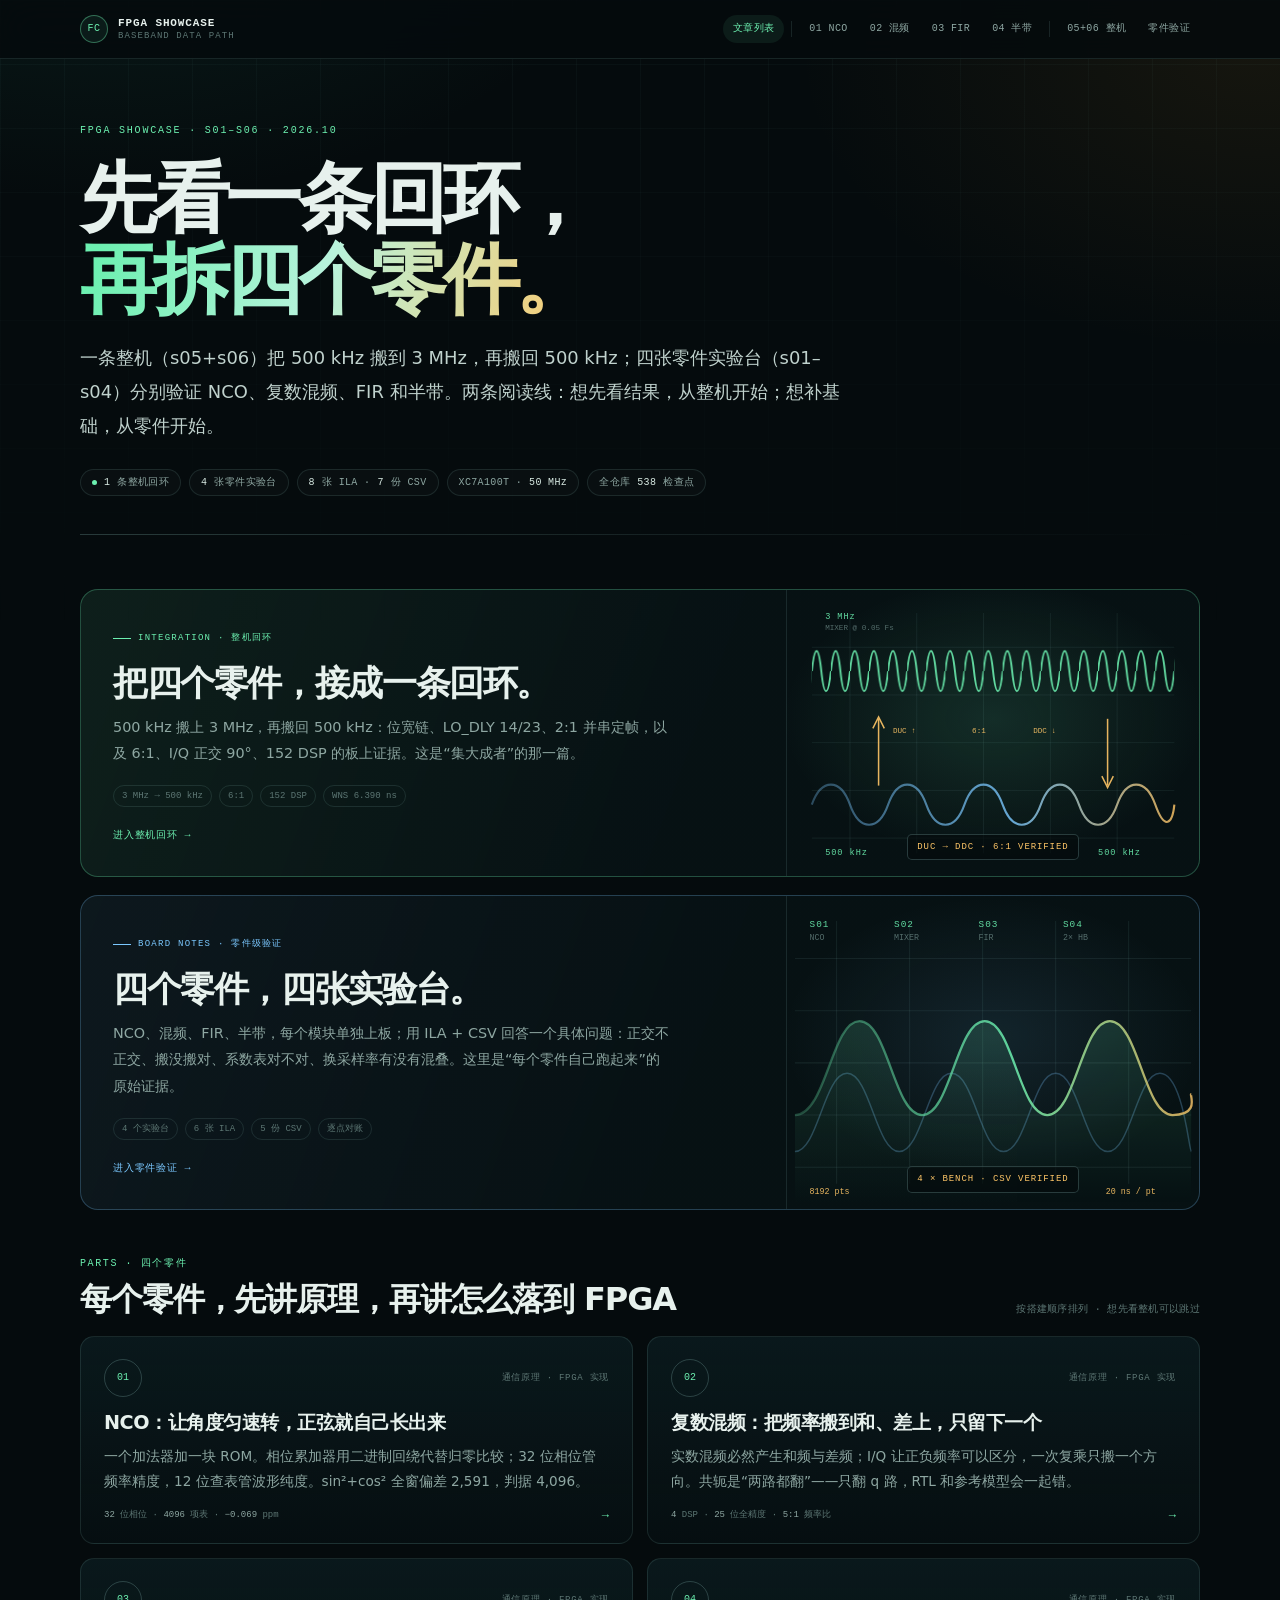
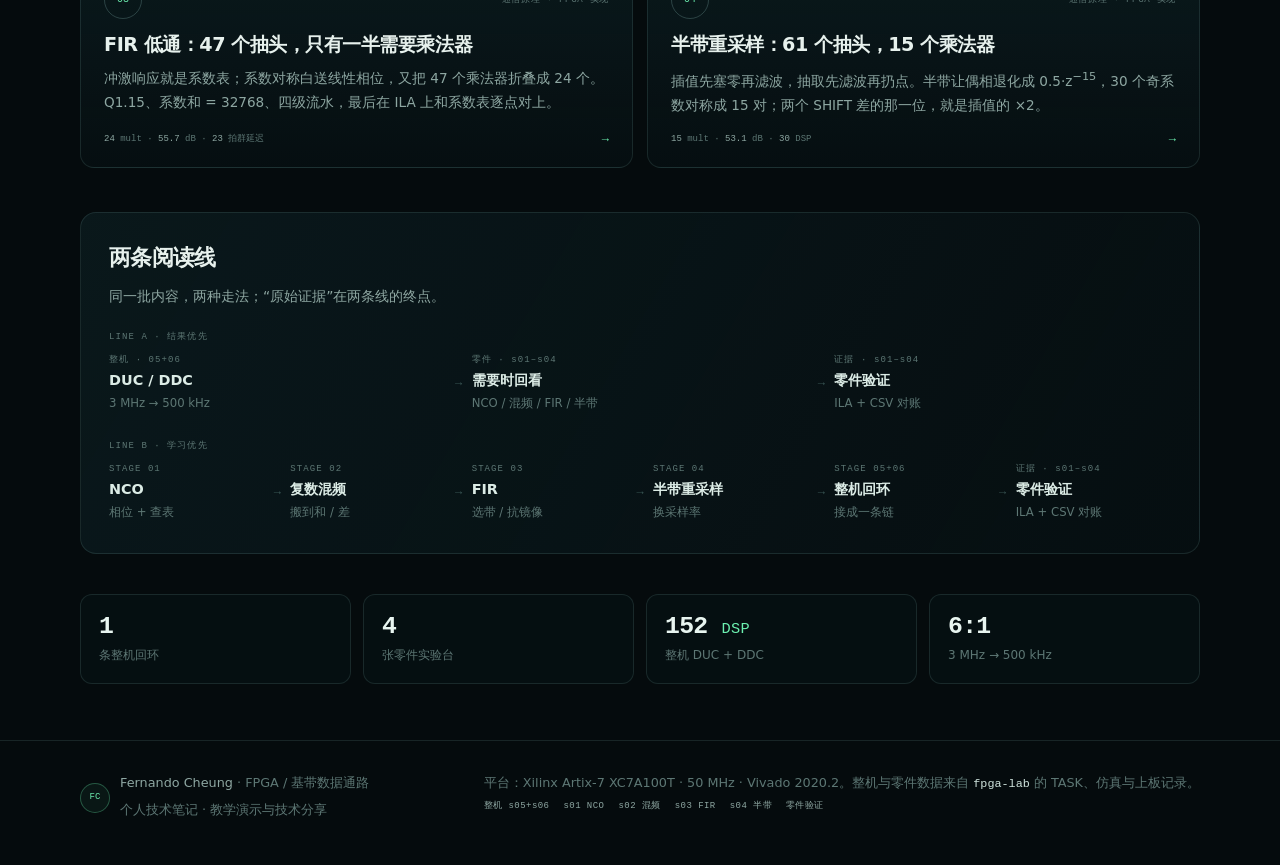
<file: index.html>
<!DOCTYPE html>
<html lang="zh-CN">
<head>
<meta charset="UTF-8">
<meta name="viewport" content="width=device-width, initial-scale=1.0">
<meta name="color-scheme" content="dark">
<meta name="description" content="FPGA 基带数据通路：s05+s06 整机 DUC/DDC 回环，s01–s04 四个零件的原理与单模块上板验证。一条回环，四张实验台。作者 Fernando Cheung。">
<meta name="author" content="Fernando Cheung">
<title>一条回环，四张实验台 | FPGA Showcase</title>
<link rel="icon" href="assets/favicon.svg" type="image/svg+xml">
<meta name="theme-color" content="#050b0d">
<link rel="stylesheet" href="assets/site.css">
</head>
<body>

<header class="site-head">
  <div class="wrap">
    <a class="logo" href="index.html">
      <span class="logo-mark">FC</span>
      <span class="logo-text"><b>FPGA SHOWCASE</b><small>BASEBAND DATA PATH</small></span>
    </a>
    <nav class="site-nav" aria-label="站点导航">
      <a class="active" href="index.html">文章列表</a><span class="sep"></span>
      <a href="s01.html">01 NCO</a>
      <a href="s02.html">02 混频</a>
      <a href="s03.html">03 FIR</a>
      <a href="s04.html">04 半带</a><span class="sep"></span>
      <a href="s05.html">05+06 整机</a>
      <a href="showcase.html">零件验证</a>
    </nav>
  </div>
</header>

<section class="home-hero">
  <div class="wrap">
    <p class="eyebrow">FPGA SHOWCASE · s01–s06 · 2026.10</p>
    <h1>先看一条回环，<br><em>再拆四个零件。</em></h1>
    <p class="lede">一条整机（s05+s06）把 500 kHz 搬到 3 MHz，再搬回 500 kHz；四张零件实验台（s01–s04）分别验证 NCO、复数混频、FIR 和半带。两条阅读线：想先看结果，从整机开始；想补基础，从零件开始。</p>
    <div class="meta">
      <span class="chip"><span class="dot"></span><b>1</b> 条整机回环</span>
      <span class="chip"><b>4</b> 张零件实验台</span>
      <span class="chip"><b>8</b> 张 ILA · <b>7</b> 份 CSV</span>
      <span class="chip">XC7A100T · <b>50 MHz</b></span>
      <span class="chip">全仓库 <b>538</b> 检查点</span>
    </div>
    <div class="home-rule"></div>
  </div>
</section>

<main class="wrap">

  <div class="feature-pair">

    <a class="feature" href="s05.html" aria-label="阅读 s05+s06 整机 DUC/DDC 回环">
      <div class="feature-main">
        <span class="flag">INTEGRATION · 整机回环</span>
        <h2>把四个零件，接成一条回环。</h2>
        <p>500 kHz 搬上 3 MHz，再搬回 500 kHz：位宽链、LO_DLY 14/23、2:1 并串定帧，以及 6:1、I/Q 正交 90°、152 DSP 的板上证据。这是“集大成者”的那一篇。</p>
        <div class="feature-meta">
          <span>3 MHz → 500 kHz</span><span>6:1</span><span>152 DSP</span><span>WNS 6.390 ns</span>
        </div>
        <span class="go">进入整机回环 →</span>
      </div>
      <div class="feature-visual" aria-hidden="true">
        <svg viewBox="0 0 380 300" xmlns="http://www.w3.org/2000/svg">
          <defs>
            <pattern id="loop-fast" width="20" height="56" patternUnits="userSpaceOnUse" x="0" y="57">
              <path d="M0 28 C 3 0, 7 0, 10 28 S 17 56, 20 28" fill="none" stroke="#6cf0b0" stroke-width="2"/>
            </pattern>
            <linearGradient id="loop-slow" x1="0" y1="0" x2="1" y2="0">
              <stop offset="0" stop-color="#7bc8ff" stop-opacity=".35"/>
              <stop offset=".55" stop-color="#7bc8ff" stop-opacity=".9"/>
              <stop offset="1" stop-color="#ffc768" stop-opacity=".9"/>
            </linearGradient>
          </defs>
          <g stroke="#85b8b2" stroke-opacity=".12">
            <path d="M0 60H380M0 110H380M0 160H380M0 210H380M0 260H380"/>
            <path d="M40 24V276M110 24V276M180 24V276M250 24V276M320 24V276"/>
          </g>
          <rect x="0" y="57" width="380" height="56" fill="url(#loop-fast)"/>
          <path d="M0 225 C 10 197, 30 197, 40 225 S 70 253, 80 225 S 110 197, 120 225 S 150 253, 160 225 S 190 197, 200 225 S 230 253, 240 225 S 270 197, 280 225 S 310 253, 320 225 S 350 197, 360 225 S 378 245, 380 225" fill="none" stroke="url(#loop-slow)" stroke-width="2.2"/>
          <g stroke="#ffc768" stroke-width="1.6" fill="none">
            <path d="M70 205 L70 135"/><path d="M64 145 L70 133 L76 145"/>
            <path d="M310 135 L310 205"/><path d="M304 195 L310 207 L316 195"/>
          </g>
          <g fill="#6cf0b0" font-family="ui-monospace,Menlo,monospace" font-size="9" letter-spacing="1">
            <text x="14" y="30">3 MHz</text>
            <text x="14" y="278">500 kHz</text>
            <text x="300" y="278">500 kHz</text>
          </g>
          <g fill="#ffc768" font-family="ui-monospace,Menlo,monospace" font-size="8">
            <text x="85" y="150">DUC ↑</text>
            <text x="232" y="150">DDC ↓</text>
            <text x="168" y="150">6:1</text>
          </g>
          <g fill="#5d7774" font-family="ui-monospace,Menlo,monospace" font-size="8">
            <text x="14" y="42">MIXER @ 0.05 Fs</text>
          </g>
        </svg>
        <span class="stamp">DUC → DDC · 6:1 VERIFIED</span>
      </div>
    </a>

    <a class="feature feature-parts" href="showcase.html" aria-label="阅读 s01–s04 零件级上板验证">
      <div class="feature-main">
        <span class="flag">BOARD NOTES · 零件级验证</span>
        <h2>四个零件，四张实验台。</h2>
        <p>NCO、混频、FIR、半带，每个模块单独上板；用 ILA + CSV 回答一个具体问题：正交不正交、搬没搬对、系数表对不对、换采样率有没有混叠。这里是“每个零件自己跑起来”的原始证据。</p>
        <div class="feature-meta">
          <span>4 个实验台</span><span>6 张 ILA</span><span>5 份 CSV</span><span>逐点对账</span>
        </div>
        <span class="go">进入零件验证 →</span>
      </div>
      <div class="feature-visual" aria-hidden="true">
        <svg viewBox="0 0 380 300" xmlns="http://www.w3.org/2000/svg">
          <defs>
            <linearGradient id="trace" x1="0" y1="0" x2="1" y2="0">
              <stop offset="0" stop-color="#6cf0b0" stop-opacity=".25"/>
              <stop offset=".55" stop-color="#6cf0b0" stop-opacity=".95"/>
              <stop offset="1" stop-color="#ffc768" stop-opacity=".9"/>
            </linearGradient>
            <linearGradient id="fade" x1="0" y1="0" x2="0" y2="1">
              <stop offset="0" stop-color="#6cf0b0" stop-opacity=".16"/>
              <stop offset="1" stop-color="#6cf0b0" stop-opacity="0"/>
            </linearGradient>
          </defs>
          <g stroke="#85b8b2" stroke-opacity=".12">
            <path d="M0 60H380M0 110H380M0 160H380M0 210H380M0 260H380"/>
            <path d="M40 24V276M110 24V276M180 24V276M250 24V276M320 24V276"/>
          </g>
          <path d="M0 245 C 22 245, 28 170, 50 170 S 78 245, 100 245 S 128 170, 150 170 S 178 245, 200 245 S 228 170, 250 170 S 278 245, 300 245 S 328 170, 350 170 S 378 245, 380 245" fill="none" stroke="#7bc8ff" stroke-opacity=".3" stroke-width="1.4"/>
          <path d="M0 210 C 30 210, 35 120, 62 120 S 95 210, 122 210 S 155 120, 182 120 S 215 210, 242 210 S 275 120, 302 120 S 335 210, 362 210 S 378 190, 380 190" fill="none" stroke="url(#trace)" stroke-width="2.2"/>
          <path d="M0 210 C 30 210, 35 120, 62 120 S 95 210, 122 210 S 155 120, 182 120 S 215 210, 242 210 S 275 120, 302 120 S 335 210, 362 210 S 378 190, 380 190 L380 300 L0 300 Z" fill="url(#fade)"/>
          <g fill="#6cf0b0" font-family="ui-monospace,Menlo,monospace" font-size="9" letter-spacing="1">
            <text x="14" y="30">S01</text><text x="95" y="30">S02</text><text x="176" y="30">S03</text><text x="257" y="30">S04</text>
          </g>
          <g fill="#5d7774" font-family="ui-monospace,Menlo,monospace" font-size="8">
            <text x="14" y="42">NCO</text><text x="95" y="42">MIXER</text><text x="176" y="42">FIR</text><text x="257" y="42">2× HB</text>
          </g>
          <g fill="#ffc768" font-family="ui-monospace,Menlo,monospace" font-size="8">
            <text x="14" y="286">8192 pts</text><text x="298" y="286">20 ns / pt</text>
          </g>
        </svg>
        <span class="stamp">4 × BENCH · CSV VERIFIED</span>
      </div>
    </a>

  </div>

  <div class="section-head">
    <div>
      <p class="eyebrow" style="margin:0 0 8px">PARTS · 四个零件</p>
      <h2>每个零件，先讲原理，再讲怎么落到 FPGA</h2>
    </div>
    <p>按搭建顺序排列 · 想先看整机可以跳过</p>
  </div>

  <div class="post-list">
    <a class="post" href="s01.html">
      <div class="post-top"><span class="post-no">01</span><span class="post-tag">通信原理 · FPGA 实现</span></div>
      <h3>NCO：让角度匀速转，正弦就自己长出来</h3>
      <p>一个加法器加一块 ROM。相位累加器用二进制回绕代替归零比较；32 位相位管频率精度，12 位查表管波形纯度。sin²+cos² 全窗偏差 2,591，判据 4,096。</p>
      <div class="post-foot">
        <span class="keys"><b>32</b> 位相位 · <b>4096</b> 项表 · <b>−0.069</b> ppm</span>
        <span class="arrow">→</span>
      </div>
    </a>

    <a class="post" href="s02.html">
      <div class="post-top"><span class="post-no">02</span><span class="post-tag">通信原理 · FPGA 实现</span></div>
      <h3>复数混频：把频率搬到和、差上，只留下一个</h3>
      <p>实数混频必然产生和频与差频；I/Q 让正负频率可以区分，一次复乘只搬一个方向。共轭是“两路都翻”——只翻 q 路，RTL 和参考模型会一起错。</p>
      <div class="post-foot">
        <span class="keys"><b>4</b> DSP · <b>25</b> 位全精度 · <b>5:1</b> 频率比</span>
        <span class="arrow">→</span>
      </div>
    </a>

    <a class="post" href="s03.html">
      <div class="post-top"><span class="post-no">03</span><span class="post-tag">通信原理 · FPGA 实现</span></div>
      <h3>FIR 低通：47 个抽头，只有一半需要乘法器</h3>
      <p>冲激响应就是系数表；系数对称白送线性相位，又把 47 个乘法器折叠成 24 个。Q1.15、系数和 = 32768、四级流水，最后在 ILA 上和系数表逐点对上。</p>
      <div class="post-foot">
        <span class="keys"><b>24</b> mult · <b>55.7</b> dB · <b>23</b> 拍群延迟</span>
        <span class="arrow">→</span>
      </div>
    </a>

    <a class="post" href="s04.html">
      <div class="post-top"><span class="post-no">04</span><span class="post-tag">通信原理 · FPGA 实现</span></div>
      <h3>半带重采样：61 个抽头，15 个乘法器</h3>
      <p>插值先塞零再滤波，抽取先滤波再扔点。半带让偶相退化成 0.5·z<sup>−15</sup>，30 个奇系数对称成 15 对；两个 SHIFT 差的那一位，就是插值的 ×2。</p>
      <div class="post-foot">
        <span class="keys"><b>15</b> mult · <b>53.1</b> dB · <b>30</b> DSP</span>
        <span class="arrow">→</span>
      </div>
    </a>
  </div>

  <section class="path">
    <h2>两条阅读线</h2>
    <p>同一批内容，两种走法；“原始证据”在两条线的终点。</p>

    <p class="path-line-label">LINE A · 结果优先</p>
    <div class="path-track">
      <a class="path-node" href="s05.html"><span class="step">整机 · 05+06</span><b>DUC / DDC</b><small>3 MHz → 500 kHz</small></a>
      <span class="path-arrow">→</span>
      <a class="path-node" href="s01.html"><span class="step">零件 · s01–s04</span><b>需要时回看</b><small>NCO / 混频 / FIR / 半带</small></a>
      <span class="path-arrow">→</span>
      <a class="path-node" href="showcase.html"><span class="step">证据 · s01–s04</span><b>零件验证</b><small>ILA + CSV 对账</small></a>
    </div>

    <p class="path-line-label">LINE B · 学习优先</p>
    <div class="path-track">
      <a class="path-node" href="s01.html"><span class="step">STAGE 01</span><b>NCO</b><small>相位 + 查表</small></a>
      <span class="path-arrow">→</span>
      <a class="path-node" href="s02.html"><span class="step">STAGE 02</span><b>复数混频</b><small>搬到和 / 差</small></a>
      <span class="path-arrow">→</span>
      <a class="path-node" href="s03.html"><span class="step">STAGE 03</span><b>FIR</b><small>选带 / 抗镜像</small></a>
      <span class="path-arrow">→</span>
      <a class="path-node" href="s04.html"><span class="step">STAGE 04</span><b>半带重采样</b><small>换采样率</small></a>
      <span class="path-arrow">→</span>
      <a class="path-node" href="s05.html"><span class="step">STAGE 05+06</span><b>整机回环</b><small>接成一条链</small></a>
      <span class="path-arrow">→</span>
      <a class="path-node" href="showcase.html"><span class="step">证据 · s01–s04</span><b>零件验证</b><small>ILA + CSV 对账</small></a>
    </div>
  </section>

  <div class="stat-row">
    <div class="stat"><b>1</b><span>条整机回环</span></div>
    <div class="stat"><b>4</b><span>张零件实验台</span></div>
    <div class="stat"><b>152 <small>DSP</small></b><span>整机 DUC + DDC</span></div>
    <div class="stat"><b>6:1</b><span>3 MHz → 500 kHz</span></div>
  </div>

</main>

<footer class="site-foot">
  <div class="wrap">
    <div class="foot-id">
      <span class="foot-mark">FC</span>
      <div>
        <p><b>Fernando Cheung</b> · FPGA / 基带数据通路</p>
        <p>个人技术笔记 · 教学演示与技术分享</p>
      </div>
    </div>
    <div>
      <p>平台：Xilinx Artix-7 XC7A100T · 50 MHz · Vivado 2020.2。整机与零件数据来自 <code>fpga-lab</code> 的 TASK、仿真与上板记录。</p>
      <div class="foot-links">
        <a href="s05.html">整机 s05+s06</a>
        <a href="s01.html">s01 NCO</a>
        <a href="s02.html">s02 混频</a>
        <a href="s03.html">s03 FIR</a>
        <a href="s04.html">s04 半带</a>
        <a href="showcase.html">零件验证</a>
      </div>
    </div>
  </div>
</footer>

</body>
</html>
</file>
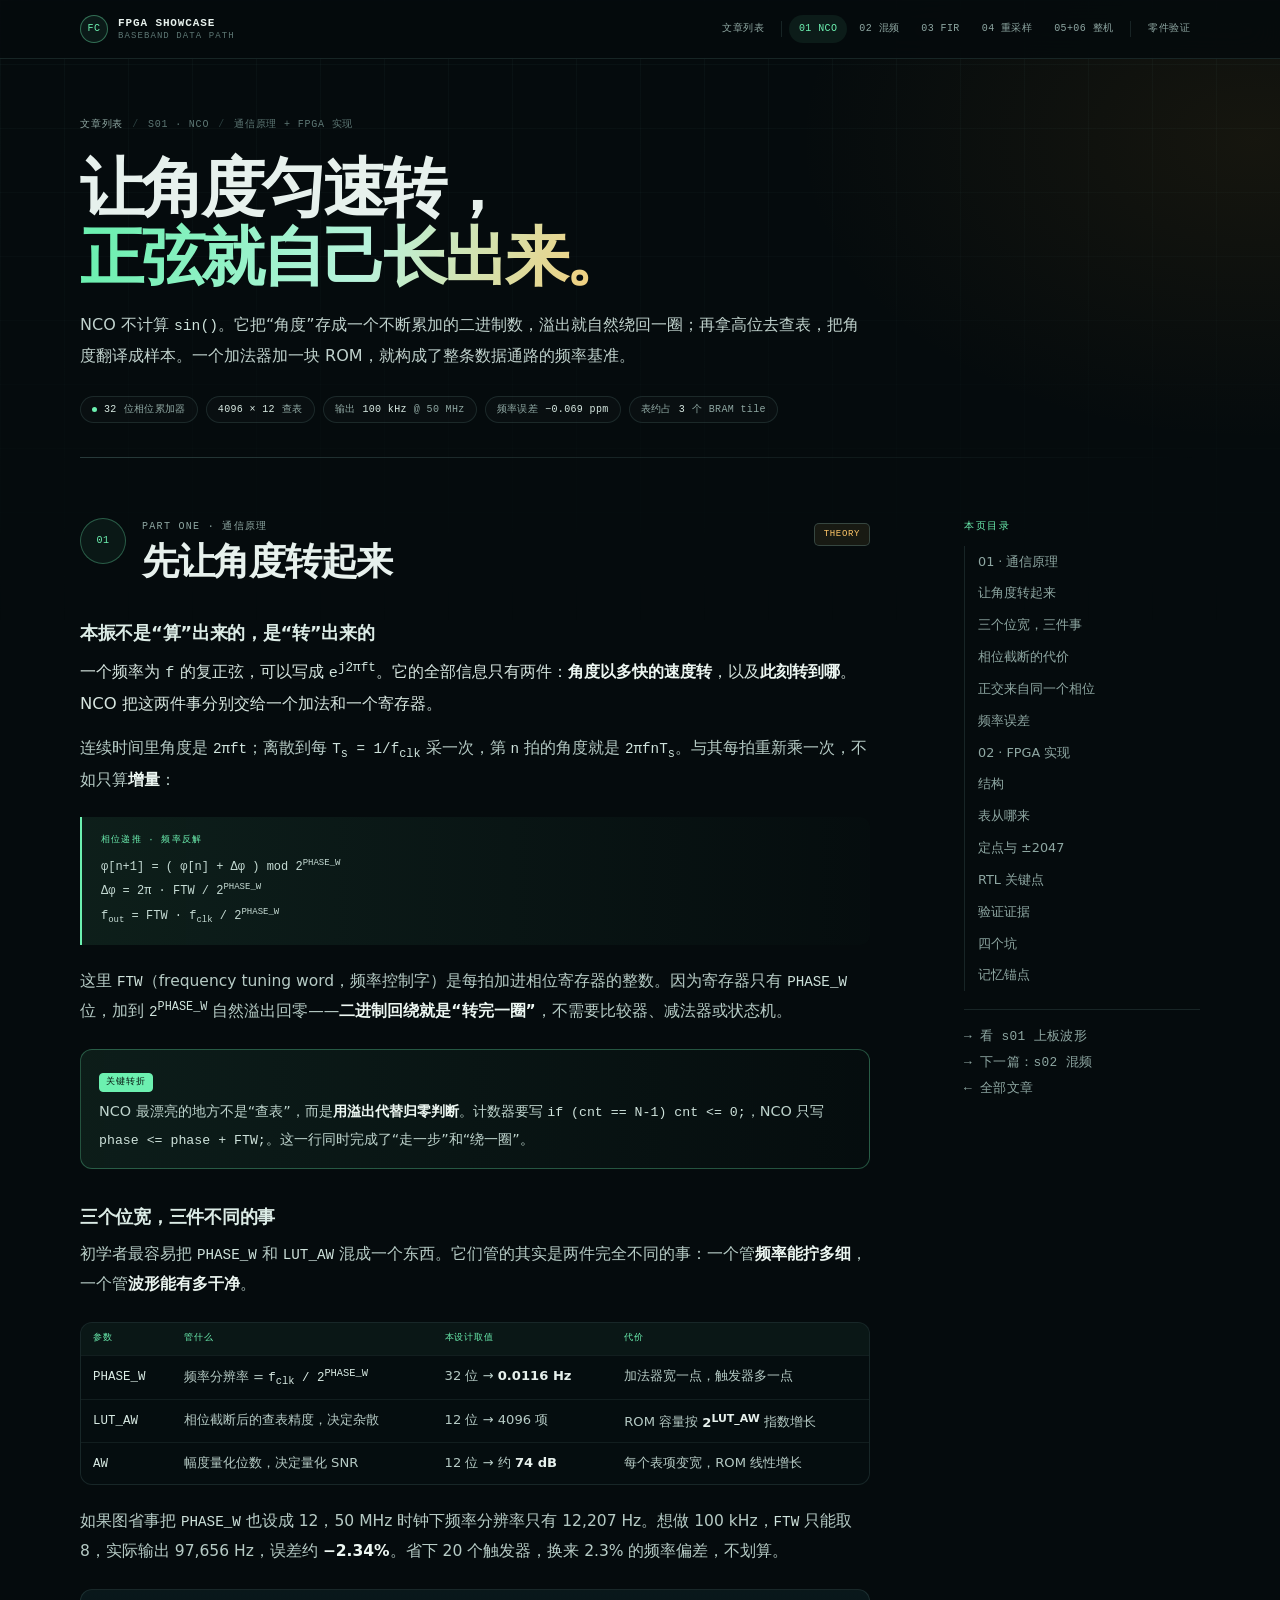
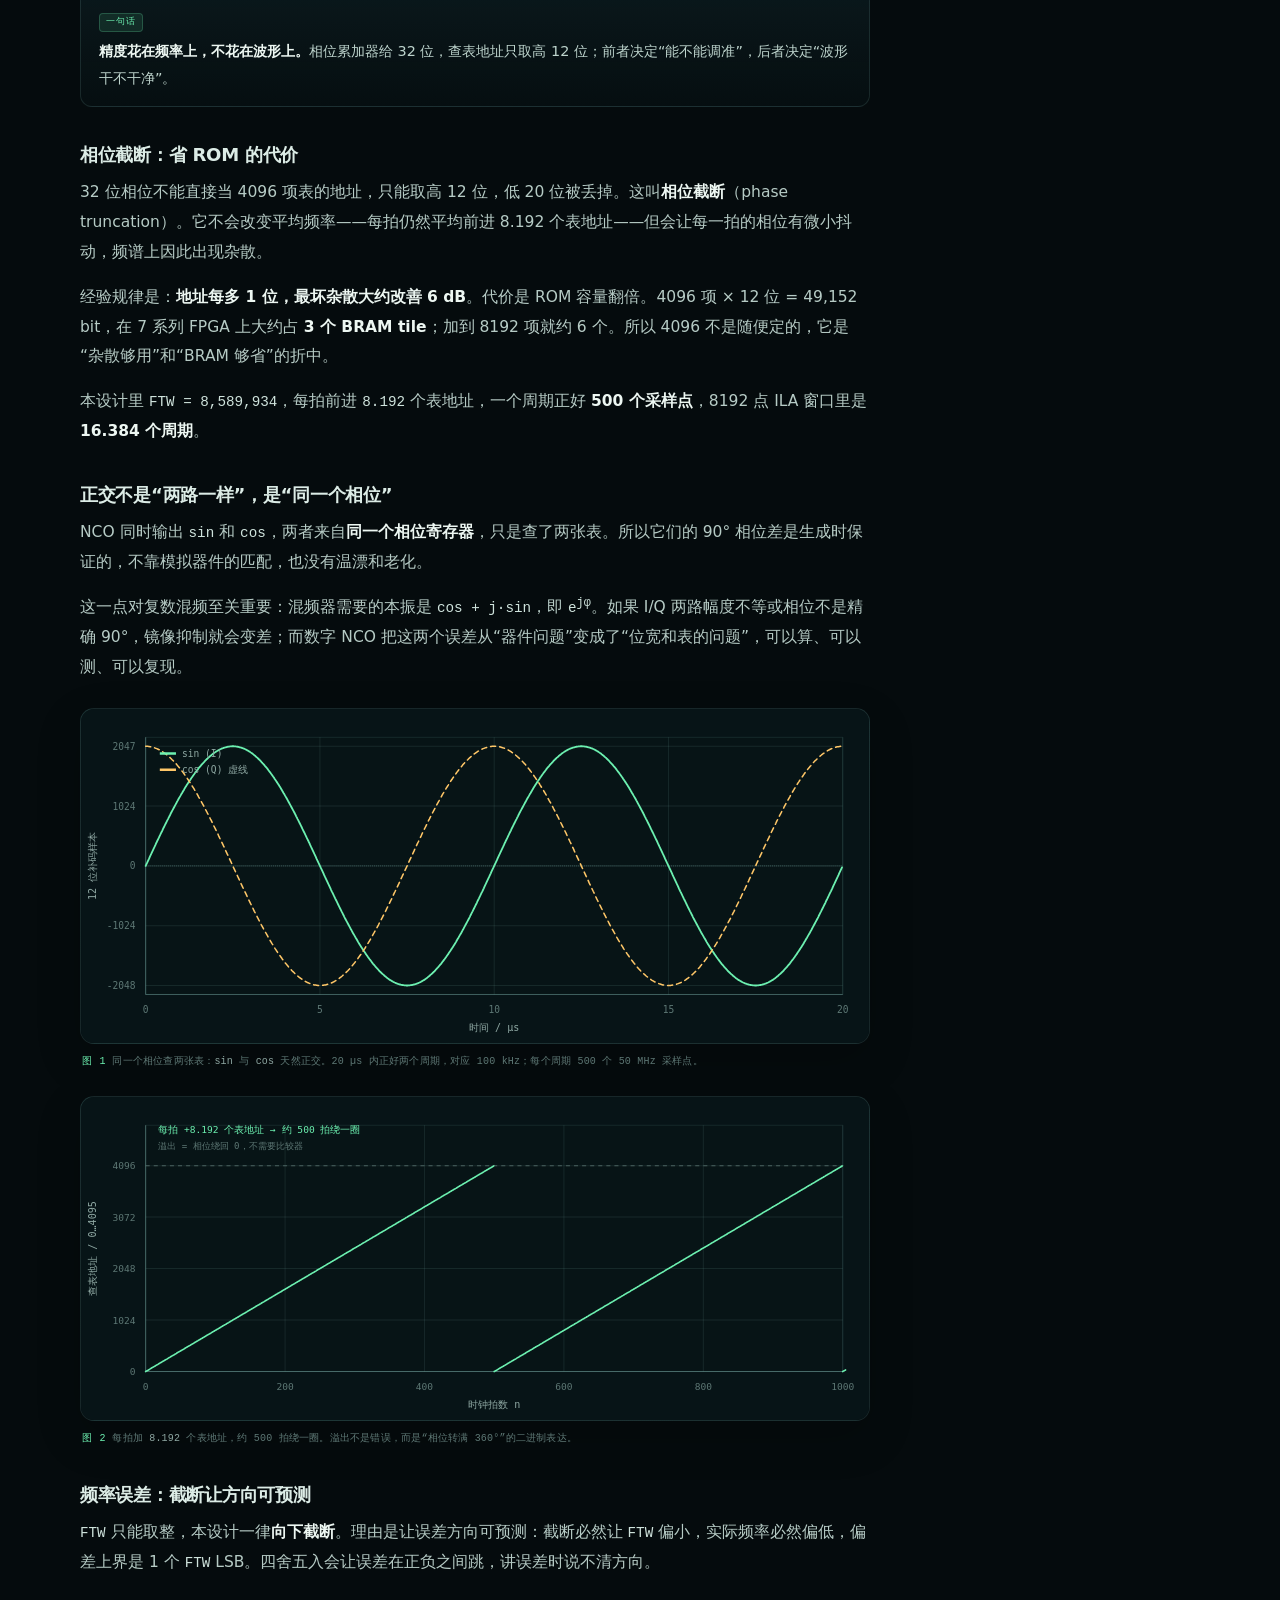
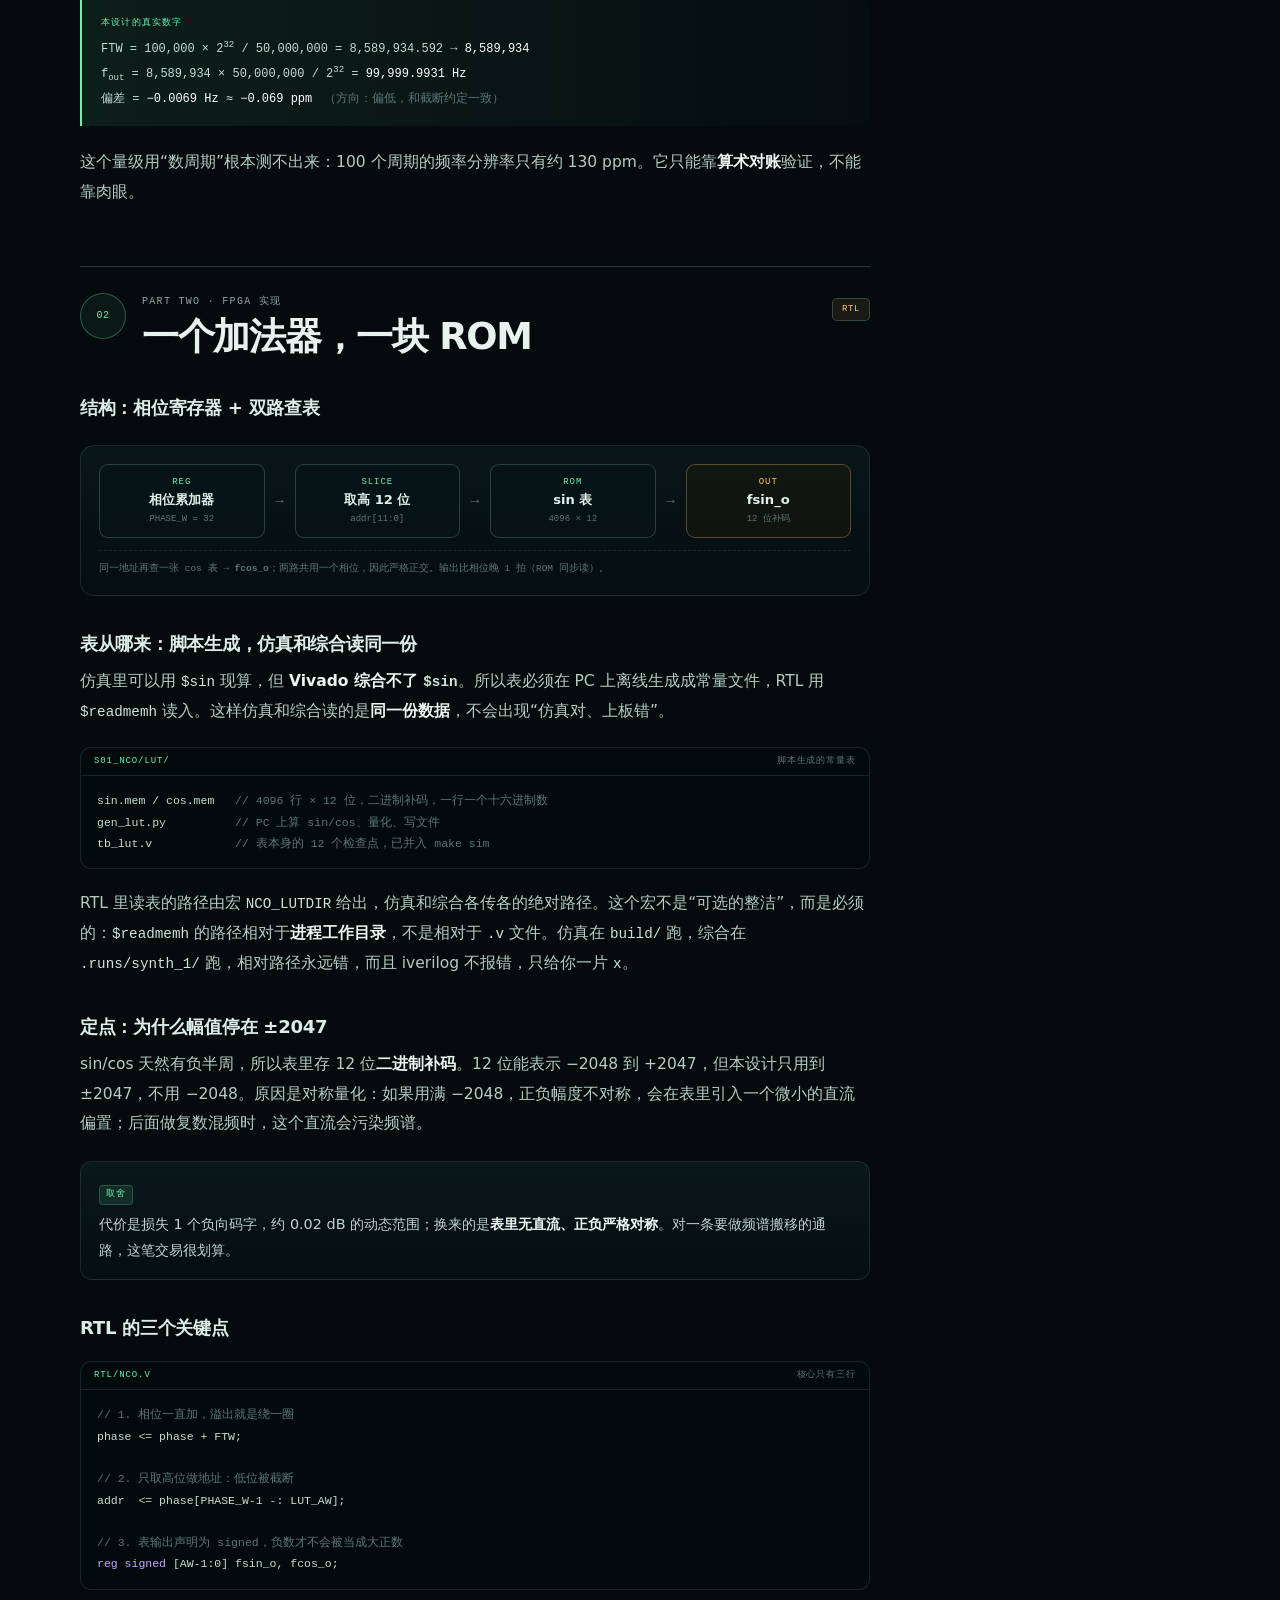
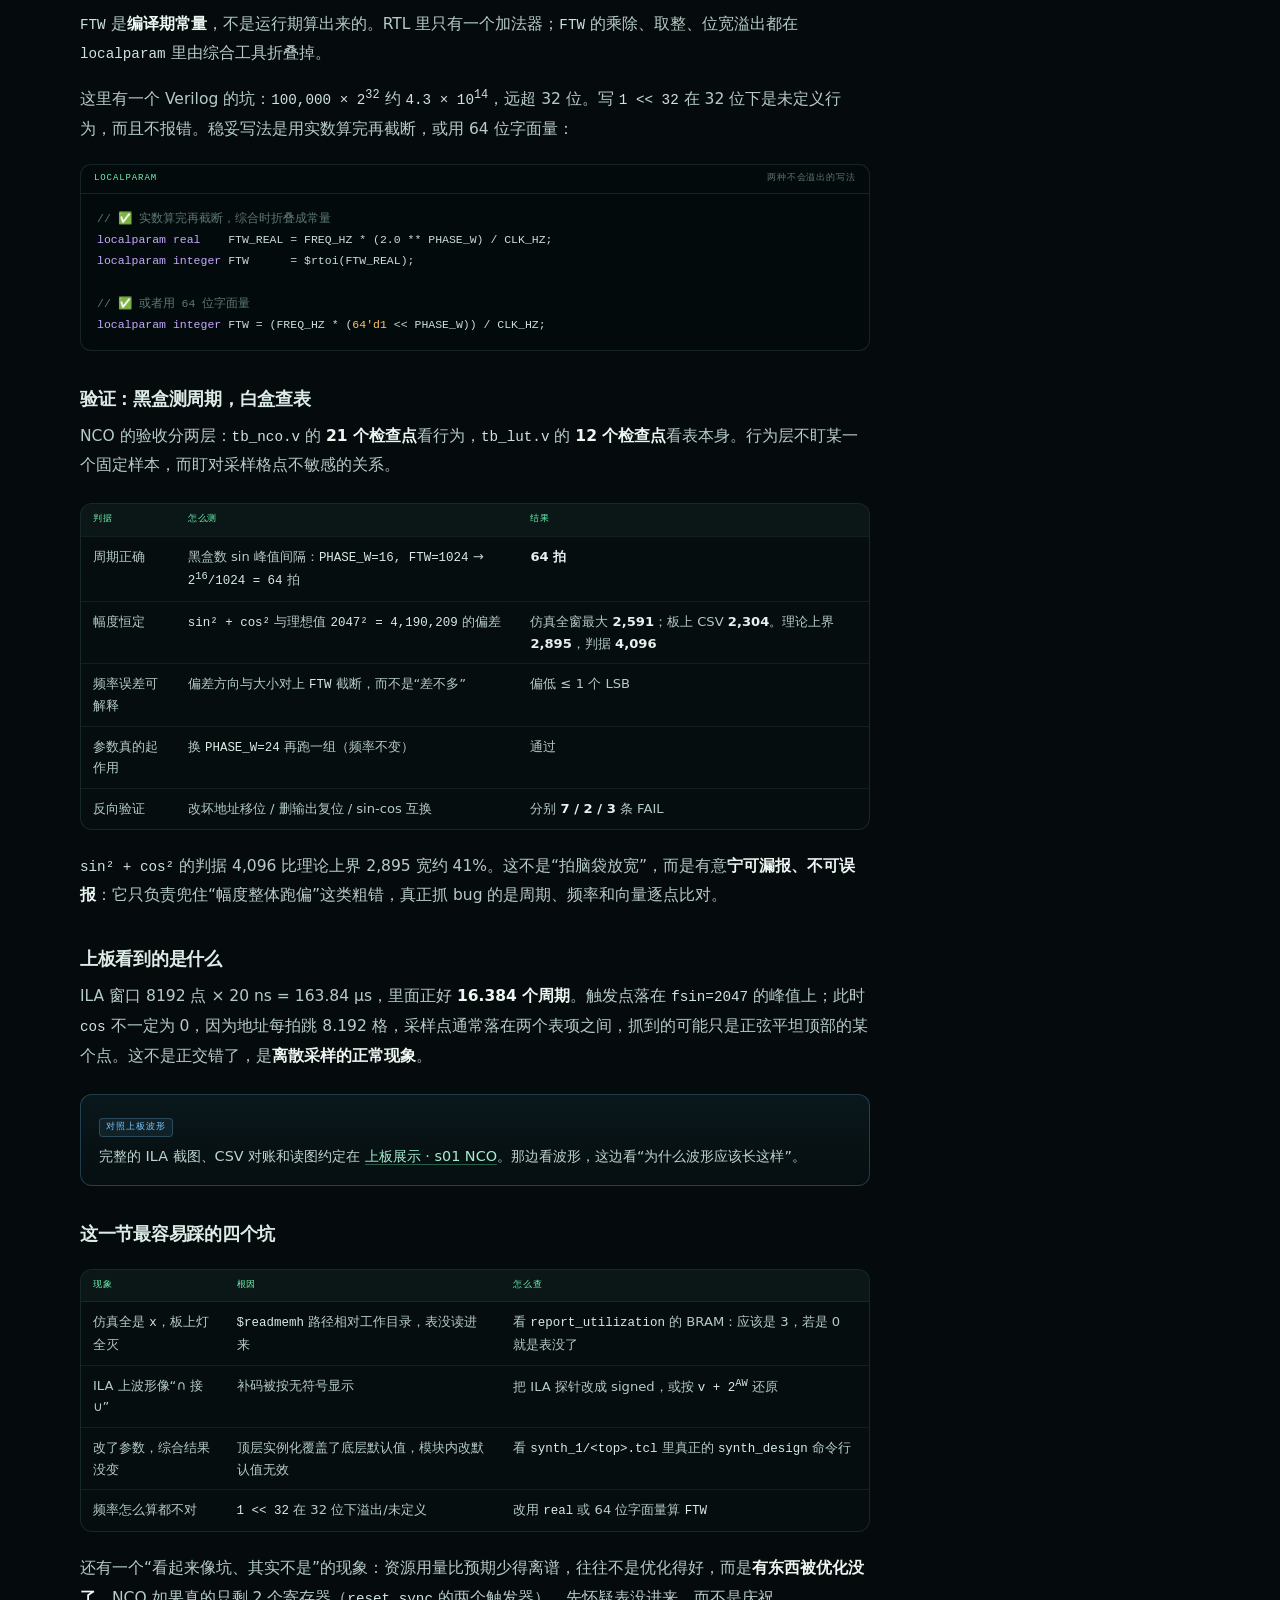
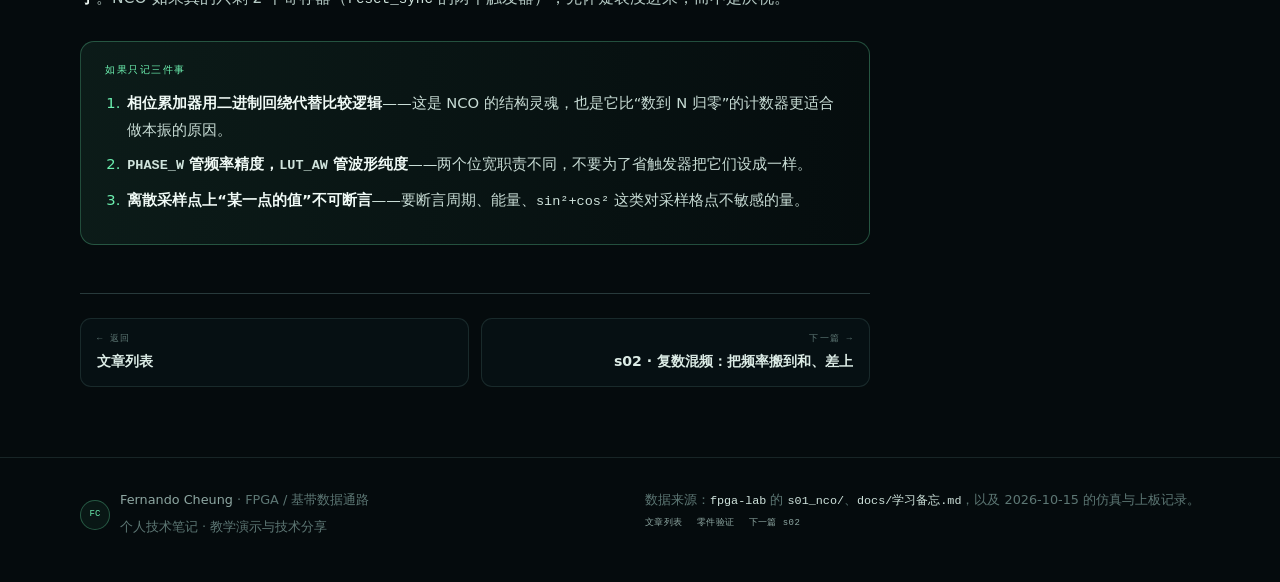
<file: s01.html>
<!DOCTYPE html>
<html lang="zh-CN">
<head>
<meta charset="UTF-8">
<meta name="viewport" content="width=device-width, initial-scale=1.0">
<meta name="color-scheme" content="dark">
<meta name="description" content="NCO 数控振荡器：从连续相位到相位累加器、查表、相位截断、正交本振与 FPGA 定点实现。s01 原理笔记。">
<meta name="author" content="Fernando Cheung">
<title>s01 · NCO 数控振荡器 — 从相位到正弦 | FPGA Showcase</title>
<link rel="icon" href="assets/favicon.svg" type="image/svg+xml">
<meta name="theme-color" content="#050b0d">
<link rel="stylesheet" href="assets/site.css">
</head>
<body>

<header class="site-head">
  <div class="wrap">
    <a class="logo" href="index.html">
      <span class="logo-mark">FC</span>
      <span class="logo-text"><b>FPGA SHOWCASE</b><small>BASEBAND DATA PATH</small></span>
    </a>
    <nav class="site-nav" aria-label="站点导航">
      <a href="index.html">文章列表</a><span class="sep"></span>
      <a class="active" href="s01.html">01 NCO</a>
      <a href="s02.html">02 混频</a>
      <a href="s03.html">03 FIR</a>
      <a href="s04.html">04 重采样</a>
      <a href="s05.html">05+06 整机</a><span class="sep"></span>
      <a href="showcase.html">零件验证</a>
    </nav>
  </div>
</header>

<section class="page-hero">
  <div class="wrap">
    <div class="crumbs">
      <a href="index.html">文章列表</a><span class="slash">/</span>
      <span>s01 · NCO</span><span class="slash">/</span>
      <span>通信原理 + FPGA 实现</span>
    </div>
    <h1>让角度匀速转，<br><em>正弦就自己长出来。</em></h1>
    <p class="lede">NCO 不计算 <code>sin()</code>。它把“角度”存成一个不断累加的二进制数，溢出就自然绕回一圈；再拿高位去查表，把角度翻译成样本。一个加法器加一块 ROM，就构成了整条数据通路的频率基准。</p>
    <div class="meta">
      <span class="chip"><span class="dot"></span><b>32</b> 位相位累加器</span>
      <span class="chip"><b>4096 × 12</b> 查表</span>
      <span class="chip">输出 <b>100 kHz</b> @ 50 MHz</span>
      <span class="chip">频率误差 <b>−0.069 ppm</b></span>
      <span class="chip">表约占 <b>3</b> 个 BRAM tile</span>
    </div>
    <div class="hero-rule"></div>
  </div>
</section>

<div class="wrap article-layout">
  <article class="prose article-body">

    <div class="part-head" id="principle">
      <div class="part-no">01</div>
      <div>
        <p class="part-kicker">PART ONE · 通信原理</p>
        <h2>先让角度转起来</h2>
      </div>
      <span class="part-tag">THEORY</span>
    </div>

    <h3 id="why">本振不是“算”出来的，是“转”出来的</h3>
    <p class="lead">一个频率为 <code>f</code> 的复正弦，可以写成 <code>e<sup>j2πft</sup></code>。它的全部信息只有两件：<strong>角度以多快的速度转</strong>，以及<strong>此刻转到哪</strong>。NCO 把这两件事分别交给一个加法和一个寄存器。</p>
    <p>连续时间里角度是 <code>2πft</code>；离散到每 <code>T<sub>s</sub> = 1/f<sub>clk</sub></code> 采一次，第 <code>n</code> 拍的角度就是 <code>2πfnT<sub>s</sub></code>。与其每拍重新乘一次，不如只算<strong>增量</strong>：</p>

    <div class="eq">
      <span class="eq-title">相位递推 · 频率反解</span>
      φ[n+1] = ( φ[n] + Δφ ) mod 2<sup>PHASE_W</sup><br>
      Δφ = 2π · FTW / 2<sup>PHASE_W</sup><br>
      f<sub>out</sub> = FTW · f<sub>clk</sub> / 2<sup>PHASE_W</sup>
    </div>

    <p>这里 <code>FTW</code>（frequency tuning word，频率控制字）是每拍加进相位寄存器的整数。因为寄存器只有 <code>PHASE_W</code> 位，加到 <code>2<sup>PHASE_W</sup></code> 自然溢出回零——<strong>二进制回绕就是“转完一圈”</strong>，不需要比较器、减法器或状态机。</p>

    <div class="callout key">
      <span class="tag">关键转折</span>
      <p>NCO 最漂亮的地方不是“查表”，而是<strong>用溢出代替归零判断</strong>。计数器要写 <code>if (cnt == N-1) cnt &lt;= 0;</code>，NCO 只写 <code>phase &lt;= phase + FTW;</code>。这一行同时完成了“走一步”和“绕一圈”。</p>
    </div>

    <h3 id="params">三个位宽，三件不同的事</h3>
    <p>初学者最容易把 <code>PHASE_W</code> 和 <code>LUT_AW</code> 混成一个东西。它们管的其实是两件完全不同的事：一个管<strong>频率能拧多细</strong>，一个管<strong>波形能有多干净</strong>。</p>
    <div class="table-wrap">
      <table class="data">
        <thead><tr><th>参数</th><th>管什么</th><th>本设计取值</th><th>代价</th></tr></thead>
        <tbody>
          <tr><td><code>PHASE_W</code></td><td>频率分辨率 = <code>f<sub>clk</sub> / 2<sup>PHASE_W</sup></code></td><td>32 位 → <b>0.0116 Hz</b></td><td>加法器宽一点，触发器多一点</td></tr>
          <tr><td><code>LUT_AW</code></td><td>相位截断后的查表精度，决定杂散</td><td>12 位 → 4096 项</td><td>ROM 容量按 <b>2<sup>LUT_AW</sup></b> 指数增长</td></tr>
          <tr><td><code>AW</code></td><td>幅度量化位数，决定量化 SNR</td><td>12 位 → 约 <b>74 dB</b></td><td>每个表项变宽，ROM 线性增长</td></tr>
        </tbody>
      </table>
    </div>
    <p>如果图省事把 <code>PHASE_W</code> 也设成 12，50 MHz 时钟下频率分辨率只有 12,207 Hz。想做 100 kHz，<code>FTW</code> 只能取 8，实际输出 97,656 Hz，误差约 <strong>−2.34%</strong>。省下 20 个触发器，换来 2.3% 的频率偏差，不划算。</p>

    <div class="callout">
      <span class="tag">一句话</span>
      <p><strong>精度花在频率上，不花在波形上。</strong>相位累加器给 32 位，查表地址只取高 12 位；前者决定“能不能调准”，后者决定“波形干不干净”。</p>
    </div>

    <h3 id="truncation">相位截断：省 ROM 的代价</h3>
    <p>32 位相位不能直接当 4096 项表的地址，只能取高 12 位，低 20 位被丢掉。这叫<strong>相位截断</strong>（phase truncation）。它不会改变平均频率——每拍仍然平均前进 8.192 个表地址——但会让每一拍的相位有微小抖动，频谱上因此出现杂散。</p>
    <p>经验规律是：<strong>地址每多 1 位，最坏杂散大约改善 6 dB</strong>。代价是 ROM 容量翻倍。4096 项 × 12 位 = 49,152 bit，在 7 系列 FPGA 上大约占 <strong>3 个 BRAM tile</strong>；加到 8192 项就约 6 个。所以 4096 不是随便定的，它是“杂散够用”和“BRAM 够省”的折中。</p>
    <p>本设计里 <code>FTW = 8,589,934</code>，每拍前进 <code>8.192</code> 个表地址，一个周期正好 <strong>500 个采样点</strong>，8192 点 ILA 窗口里是 <strong>16.384 个周期</strong>。</p>

    <h3 id="quadrature">正交不是“两路一样”，是“同一个相位”</h3>
    <p>NCO 同时输出 <code>sin</code> 和 <code>cos</code>，两者来自<strong>同一个相位寄存器</strong>，只是查了两张表。所以它们的 90° 相位差是生成时保证的，不靠模拟器件的匹配，也没有温漂和老化。</p>
    <p>这一点对复数混频至关重要：混频器需要的本振是 <code>cos + j·sin</code>，即 <code>e<sup>jφ</sup></code>。如果 I/Q 两路幅度不等或相位不是精确 90°，镜像抑制就会变差；而数字 NCO 把这两个误差从“器件问题”变成了“位宽和表的问题”，可以算、可以测、可以复现。</p>

    <figure class="figure">
      <div class="canvas">
        <!-- SVG: 100 kHz sin/cos, 2 cycles -->
        <img src="assets/img/s01-wave.svg" alt="100 kHz 正弦与余弦波形，20 微秒内两个周期" loading="lazy">
      </div>
      <figcaption><span class="fig-label">图 1</span>同一个相位查两张表：<b>sin</b> 与 <b>cos</b> 天然正交。20 µs 内正好两个周期，对应 100 kHz；每个周期 500 个 50 MHz 采样点。</figcaption>
    </figure>

    <figure class="figure">
      <div class="canvas">
        <img src="assets/img/s01-phase.svg" alt="相位累加器查表地址随拍数锯齿上升" loading="lazy">
      </div>
      <figcaption><span class="fig-label">图 2</span>每拍加 <b>8.192</b> 个表地址，约 500 拍绕一圈。溢出不是错误，而是“相位转满 360°”的二进制表达。</figcaption>
    </figure>

    <h3 id="error">频率误差：截断让方向可预测</h3>
    <p><code>FTW</code> 只能取整，本设计一律<strong>向下截断</strong>。理由是让误差方向可预测：截断必然让 <code>FTW</code> 偏小，实际频率必然偏低，偏差上界是 1 个 <code>FTW</code> LSB。四舍五入会让误差在正负之间跳，讲误差时说不清方向。</p>
    <div class="eq">
      <span class="eq-title">本设计的真实数字</span>
      FTW = 100,000 × 2<sup>32</sup> / 50,000,000 = 8,589,934.592 → <b>8,589,934</b><br>
      f<sub>out</sub> = 8,589,934 × 50,000,000 / 2<sup>32</sup> = <b>99,999.9931 Hz</b><br>
      偏差 = <b>−0.0069 Hz ≈ −0.069 ppm</b>　<span class="dim">（方向：偏低，和截断约定一致）</span>
    </div>
    <p>这个量级用“数周期”根本测不出来：100 个周期的频率分辨率只有约 130 ppm。它只能靠<strong>算术对账</strong>验证，不能靠肉眼。</p>

    <div class="part-head" id="impl">
      <div class="part-no">02</div>
      <div>
        <p class="part-kicker">PART TWO · FPGA 实现</p>
        <h2>一个加法器，一块 ROM</h2>
      </div>
      <span class="part-tag">RTL</span>
    </div>

    <h3 id="arch">结构：相位寄存器 + 双路查表</h3>
    <div class="flow">
      <div class="flow-node"><span class="n">REG</span><b>相位累加器</b><small>PHASE_W = 32</small></div>
      <div class="flow-arrow">→</div>
      <div class="flow-node"><span class="n">SLICE</span><b>取高 12 位</b><small>addr[11:0]</small></div>
      <div class="flow-arrow">→</div>
      <div class="flow-node"><span class="n">ROM</span><b>sin 表</b><small>4096 × 12</small></div>
      <div class="flow-arrow">→</div>
      <div class="flow-node alt"><span class="n">OUT</span><b>fsin_o</b><small>12 位补码</small></div>
      <div class="flow-note">同一地址再查一张 cos 表 → <b>fcos_o</b>；两路共用一个相位，因此严格正交。输出比相位晚 1 拍（ROM 同步读）。</div>
    </div>

    <h3 id="table">表从哪来：脚本生成，仿真和综合读同一份</h3>
    <p>仿真里可以用 <code>$sin</code> 现算，但 <strong>Vivado 综合不了 <code>$sin</code></strong>。所以表必须在 PC 上离线生成成常量文件，RTL 用 <code>$readmemh</code> 读入。这样仿真和综合读的是<strong>同一份数据</strong>，不会出现“仿真对、上板错”。</p>
    <div class="code">
      <div class="code-head"><b>s01_nco/lut/</b><span>脚本生成的常量表</span></div>
<pre>sin.mem / cos.mem   <span class="c">// 4096 行 × 12 位，二进制补码，一行一个十六进制数</span>
gen_lut.py          <span class="c">// PC 上算 sin/cos、量化、写文件</span>
tb_lut.v            <span class="c">// 表本身的 12 个检查点，已并入 make sim</span></pre>
    </div>
    <p>RTL 里读表的路径由宏 <code>NCO_LUTDIR</code> 给出，仿真和综合各传各的绝对路径。这个宏不是“可选的整洁”，而是必须的：<code>$readmemh</code> 的路径相对于<strong>进程工作目录</strong>，不是相对于 <code>.v</code> 文件。仿真在 <code>build/</code> 跑，综合在 <code>.runs/synth_1/</code> 跑，相对路径永远错，而且 iverilog 不报错，只给你一片 <code>x</code>。</p>

    <h3 id="fixed">定点：为什么幅值停在 ±2047</h3>
    <p>sin/cos 天然有负半周，所以表里存 12 位<strong>二进制补码</strong>。12 位能表示 −2048 到 +2047，但本设计只用到 ±2047，不用 −2048。原因是对称量化：如果用满 −2048，正负幅度不对称，会在表里引入一个微小的直流偏置；后面做复数混频时，这个直流会污染频谱。</p>
    <div class="callout">
      <span class="tag">取舍</span>
      <p>代价是损失 1 个负向码字，约 0.02 dB 的动态范围；换来的是<strong>表里无直流、正负严格对称</strong>。对一条要做频谱搬移的通路，这笔交易很划算。</p>
    </div>

    <h3 id="rtl">RTL 的三个关键点</h3>
    <div class="code">
      <div class="code-head"><b>rtl/nco.v</b><span>核心只有三行</span></div>
<pre><span class="c">// 1. 相位一直加，溢出就是绕一圈</span>
phase &lt;= phase + FTW;

<span class="c">// 2. 只取高位做地址：低位被截断</span>
addr  &lt;= phase[PHASE_W-1 -: LUT_AW];

<span class="c">// 3. 表输出声明为 signed，负数才不会被当成大正数</span>
<span class="k">reg signed</span> [AW-1:0] fsin_o, fcos_o;</pre>
    </div>
    <p><code>FTW</code> 是<strong>编译期常量</strong>，不是运行期算出来的。RTL 里只有一个加法器；<code>FTW</code> 的乘除、取整、位宽溢出都在 <code>localparam</code> 里由综合工具折叠掉。</p>
    <p>这里有一个 Verilog 的坑：<code>100,000 × 2<sup>32</sup></code> 约 <code>4.3 × 10<sup>14</sup></code>，远超 32 位。写 <code>1 &lt;&lt; 32</code> 在 32 位下是未定义行为，而且不报错。稳妥写法是用实数算完再截断，或用 64 位字面量：</p>
    <div class="code">
      <div class="code-head"><b>localparam</b><span>两种不会溢出的写法</span></div>
<pre><span class="c">// ✅ 实数算完再截断，综合时折叠成常量</span>
<span class="k">localparam real</span>    FTW_REAL = FREQ_HZ * (2.0 ** PHASE_W) / CLK_HZ;
<span class="k">localparam integer</span> FTW      = $rtoi(FTW_REAL);

<span class="c">// ✅ 或者用 64 位字面量</span>
<span class="k">localparam integer</span> FTW = (FREQ_HZ * (<span class="n">64'd1</span> &lt;&lt; PHASE_W)) / CLK_HZ;</pre>
    </div>

    <h3 id="evidence">验证：黑盒测周期，白盒查表</h3>
    <p>NCO 的验收分两层：<code>tb_nco.v</code> 的 <strong>21 个检查点</strong>看行为，<code>tb_lut.v</code> 的 <strong>12 个检查点</strong>看表本身。行为层不盯某一个固定样本，而盯对采样格点不敏感的关系。</p>
    <div class="table-wrap">
      <table class="data">
        <thead><tr><th>判据</th><th>怎么测</th><th>结果</th></tr></thead>
        <tbody>
          <tr><td>周期正确</td><td>黑盒数 sin 峰值间隔：<code>PHASE_W=16, FTW=1024</code> → <code>2<sup>16</sup>/1024 = 64</code> 拍</td><td><b>64 拍</b></td></tr>
          <tr><td>幅度恒定</td><td><code>sin² + cos²</code> 与理想值 <code>2047² = 4,190,209</code> 的偏差</td><td>仿真全窗最大 <b>2,591</b>；板上 CSV <b>2,304</b>。理论上界 <b>2,895</b>，判据 <b>4,096</b></td></tr>
          <tr><td>频率误差可解释</td><td>偏差方向与大小对上 <code>FTW</code> 截断，而不是“差不多”</td><td>偏低 ≤ 1 个 LSB</td></tr>
          <tr><td>参数真的起作用</td><td>换 <code>PHASE_W=24</code> 再跑一组（频率不变）</td><td>通过</td></tr>
          <tr><td>反向验证</td><td>改坏地址移位 / 删输出复位 / sin-cos 互换</td><td>分别 <b>7 / 2 / 3</b> 条 FAIL</td></tr>
        </tbody>
      </table>
    </div>
    <p><code>sin² + cos²</code> 的判据 4,096 比理论上界 2,895 宽约 41%。这不是“拍脑袋放宽”，而是有意<strong>宁可漏报、不可误报</strong>：它只负责兜住“幅度整体跑偏”这类粗错，真正抓 bug 的是周期、频率和向量逐点比对。</p>

    <h3 id="board">上板看到的是什么</h3>
    <p>ILA 窗口 8192 点 × 20 ns = 163.84 µs，里面正好 <strong>16.384 个周期</strong>。触发点落在 <code>fsin=2047</code> 的峰值上；此时 <code>cos</code> 不一定为 0，因为地址每拍跳 8.192 格，采样点通常落在两个表项之间，抓到的可能只是正弦平坦顶部的某个点。这不是正交错了，是<strong>离散采样的正常现象</strong>。</p>
    <div class="callout blue">
      <span class="tag">对照上板波形</span>
      <p>完整的 ILA 截图、CSV 对账和读图约定在 <a href="showcase.html#s01">上板展示 · s01 NCO</a>。那边看波形，这边看“为什么波形应该长这样”。</p>
    </div>

    <h3 id="pitfalls">这一节最容易踩的四个坑</h3>
    <div class="table-wrap">
      <table class="data">
        <thead><tr><th>现象</th><th>根因</th><th>怎么查</th></tr></thead>
        <tbody>
          <tr><td>仿真全是 <code>x</code>，板上灯全灭</td><td><code>$readmemh</code> 路径相对工作目录，表没读进来</td><td>看 <code>report_utilization</code> 的 BRAM：应该是 3，若是 0 就是表没了</td></tr>
          <tr><td>ILA 上波形像“∩ 接 ∪”</td><td>补码被按无符号显示</td><td>把 ILA 探针改成 signed，或按 <code>v + 2<sup>AW</sup></code> 还原</td></tr>
          <tr><td>改了参数，综合结果没变</td><td>顶层实例化覆盖了底层默认值，模块内改默认值无效</td><td>看 <code>synth_1/&lt;top&gt;.tcl</code> 里真正的 <code>synth_design</code> 命令行</td></tr>
          <tr><td>频率怎么算都不对</td><td><code>1 &lt;&lt; 32</code> 在 32 位下溢出/未定义</td><td>改用 <code>real</code> 或 64 位字面量算 <code>FTW</code></td></tr>
        </tbody>
      </table>
    </div>
    <p>还有一个“看起来像坑、其实不是”的现象：资源用量比预期少得离谱，往往不是优化得好，而是<strong>有东西被优化没了</strong>。NCO 如果真的只剩 2 个寄存器（<code>reset_sync</code> 的两个触发器），先怀疑表没进来，而不是庆祝。</p>

    <div class="takeaways" id="takeaways">
      <h3>如果只记三件事</h3>
      <ol>
        <li><b>相位累加器用二进制回绕代替比较逻辑</b>——这是 NCO 的结构灵魂，也是它比“数到 N 归零”的计数器更适合做本振的原因。</li>
        <li><b><code>PHASE_W</code> 管频率精度，<code>LUT_AW</code> 管波形纯度</b>——两个位宽职责不同，不要为了省触发器把它们设成一样。</li>
        <li><b>离散采样点上“某一点的值”不可断言</b>——要断言周期、能量、<code>sin²+cos²</code> 这类对采样格点不敏感的量。</li>
      </ol>
    </div>

    <nav class="pager" aria-label="上一篇 / 下一篇">
      <a href="index.html"><span class="dir">← 返回</span><span class="ttl">文章列表</span></a>
      <a class="next" href="s02.html"><span class="dir">下一篇 →</span><span class="ttl">s02 · 复数混频：把频率搬到和、差上</span></a>
    </nav>
  </article>

  <aside class="toc" aria-label="本页目录">
    <p class="toc-title">本页目录</p>
    <ol>
      <li><a href="#principle">01 · 通信原理</a></li>
      <li><a href="#why">让角度转起来</a></li>
      <li><a href="#params">三个位宽，三件事</a></li>
      <li><a href="#truncation">相位截断的代价</a></li>
      <li><a href="#quadrature">正交来自同一个相位</a></li>
      <li><a href="#error">频率误差</a></li>
      <li><a href="#impl">02 · FPGA 实现</a></li>
      <li><a href="#arch">结构</a></li>
      <li><a href="#table">表从哪来</a></li>
      <li><a href="#fixed">定点与 ±2047</a></li>
      <li><a href="#rtl">RTL 关键点</a></li>
      <li><a href="#evidence">验证证据</a></li>
      <li><a href="#pitfalls">四个坑</a></li>
      <li><a href="#takeaways">记忆锚点</a></li>
    </ol>
    <div class="toc-foot">
      <a href="showcase.html#s01">→ 看 s01 上板波形</a>
      <a href="s02.html">→ 下一篇：s02 混频</a>
      <a href="index.html">← 全部文章</a>
    </div>
  </aside>
</div>

<footer class="site-foot">
  <div class="wrap">
    <div class="foot-id">
      <span class="foot-mark">FC</span>
      <div>
        <p><b>Fernando Cheung</b> · FPGA / 基带数据通路</p>
        <p>个人技术笔记 · 教学演示与技术分享</p>
      </div>
    </div>
    <div>
      <p>数据来源：<code>fpga-lab</code> 的 <code>s01_nco/</code>、<code>docs/学习备忘.md</code>，以及 2026-10-15 的仿真与上板记录。</p>
      <div class="foot-links">
        <a href="index.html">文章列表</a>
        <a href="showcase.html">零件验证</a>
        <a href="s02.html">下一篇 s02</a>
      </div>
    </div>
  </div>
</footer>

</body>
</html>
</file>
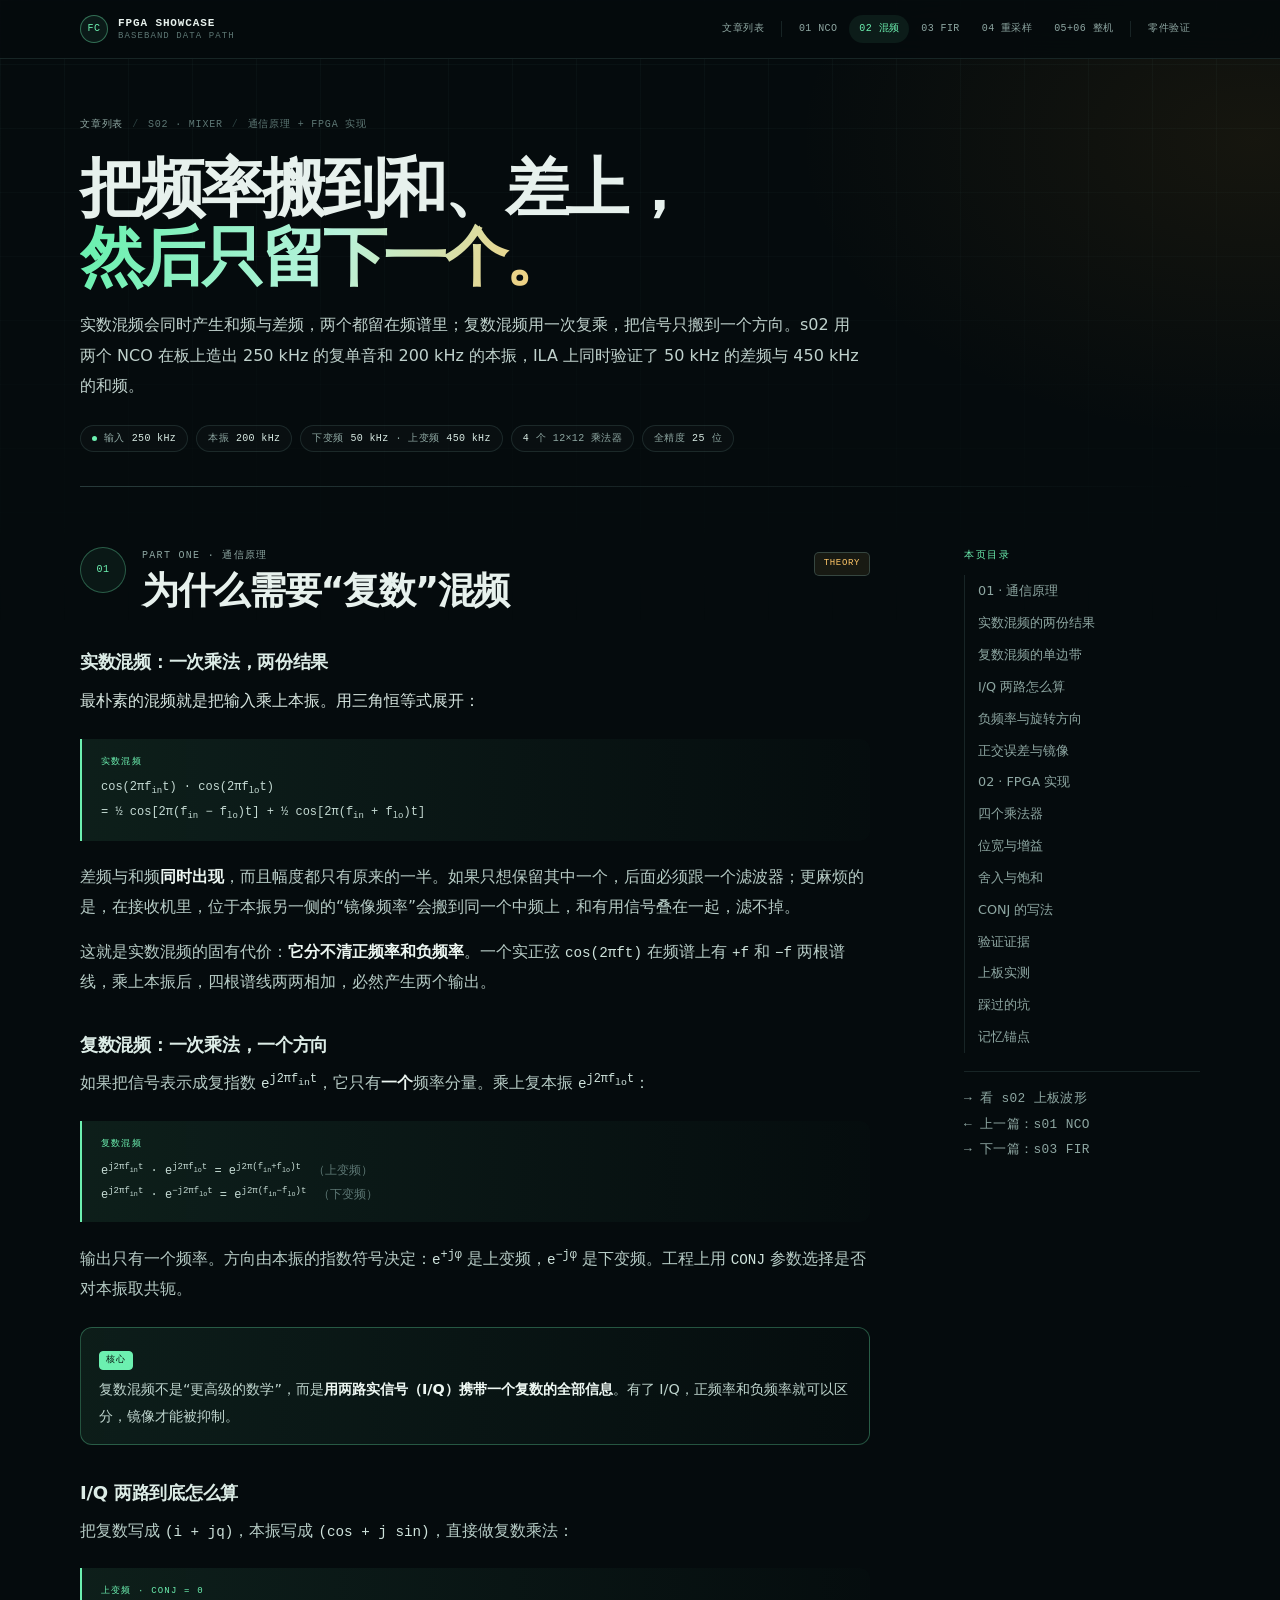
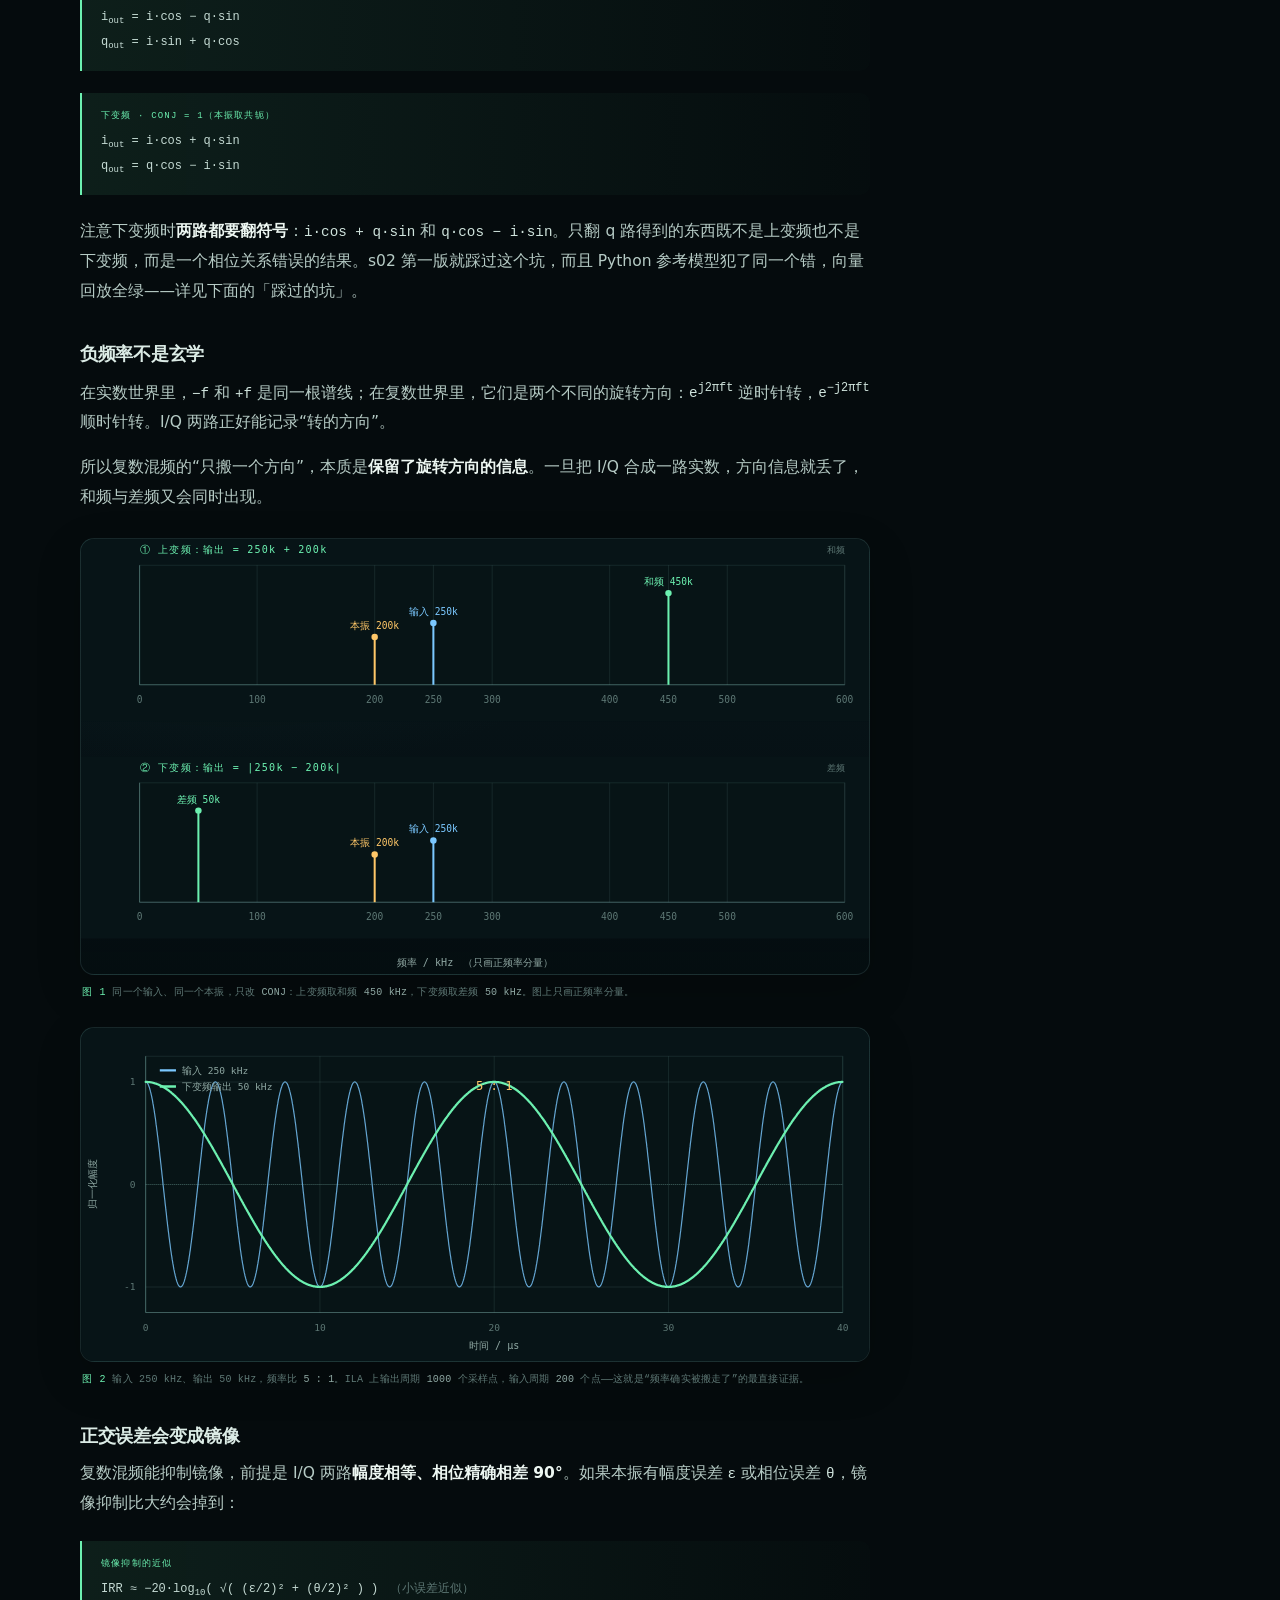
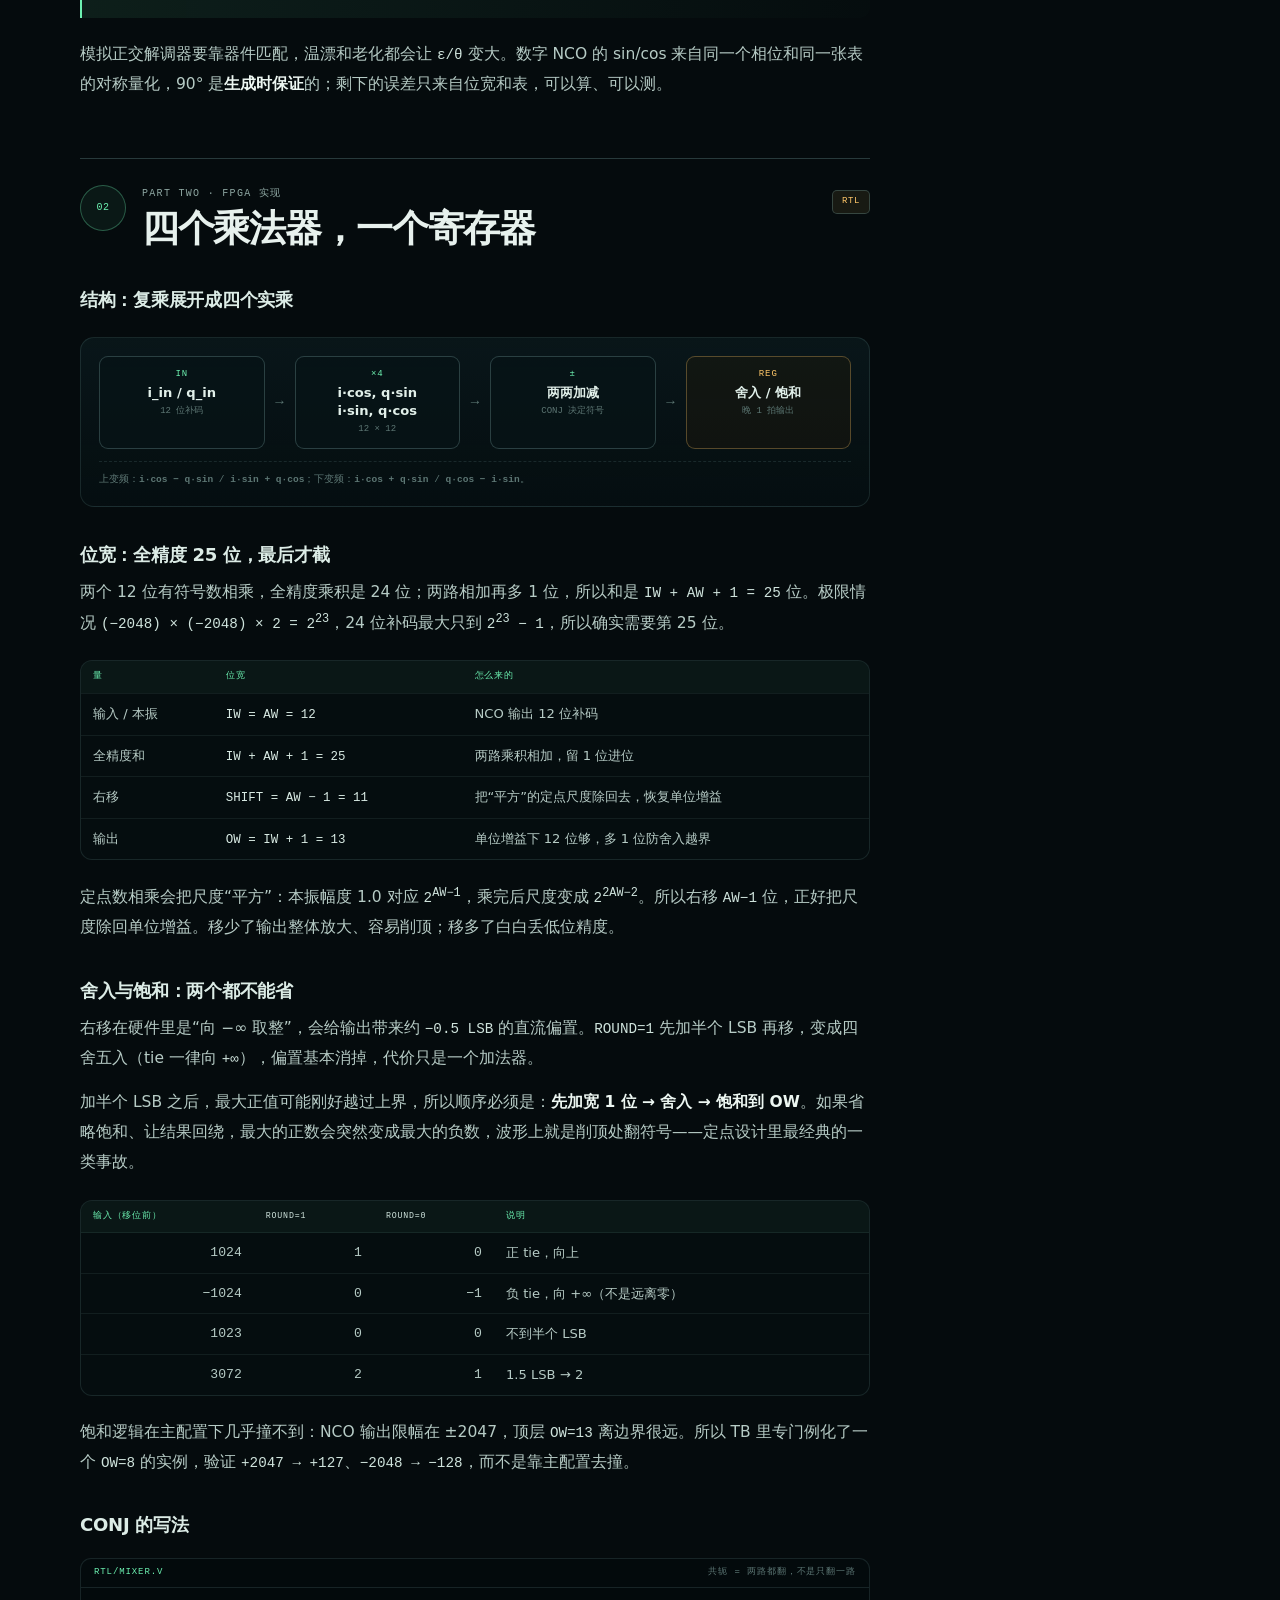
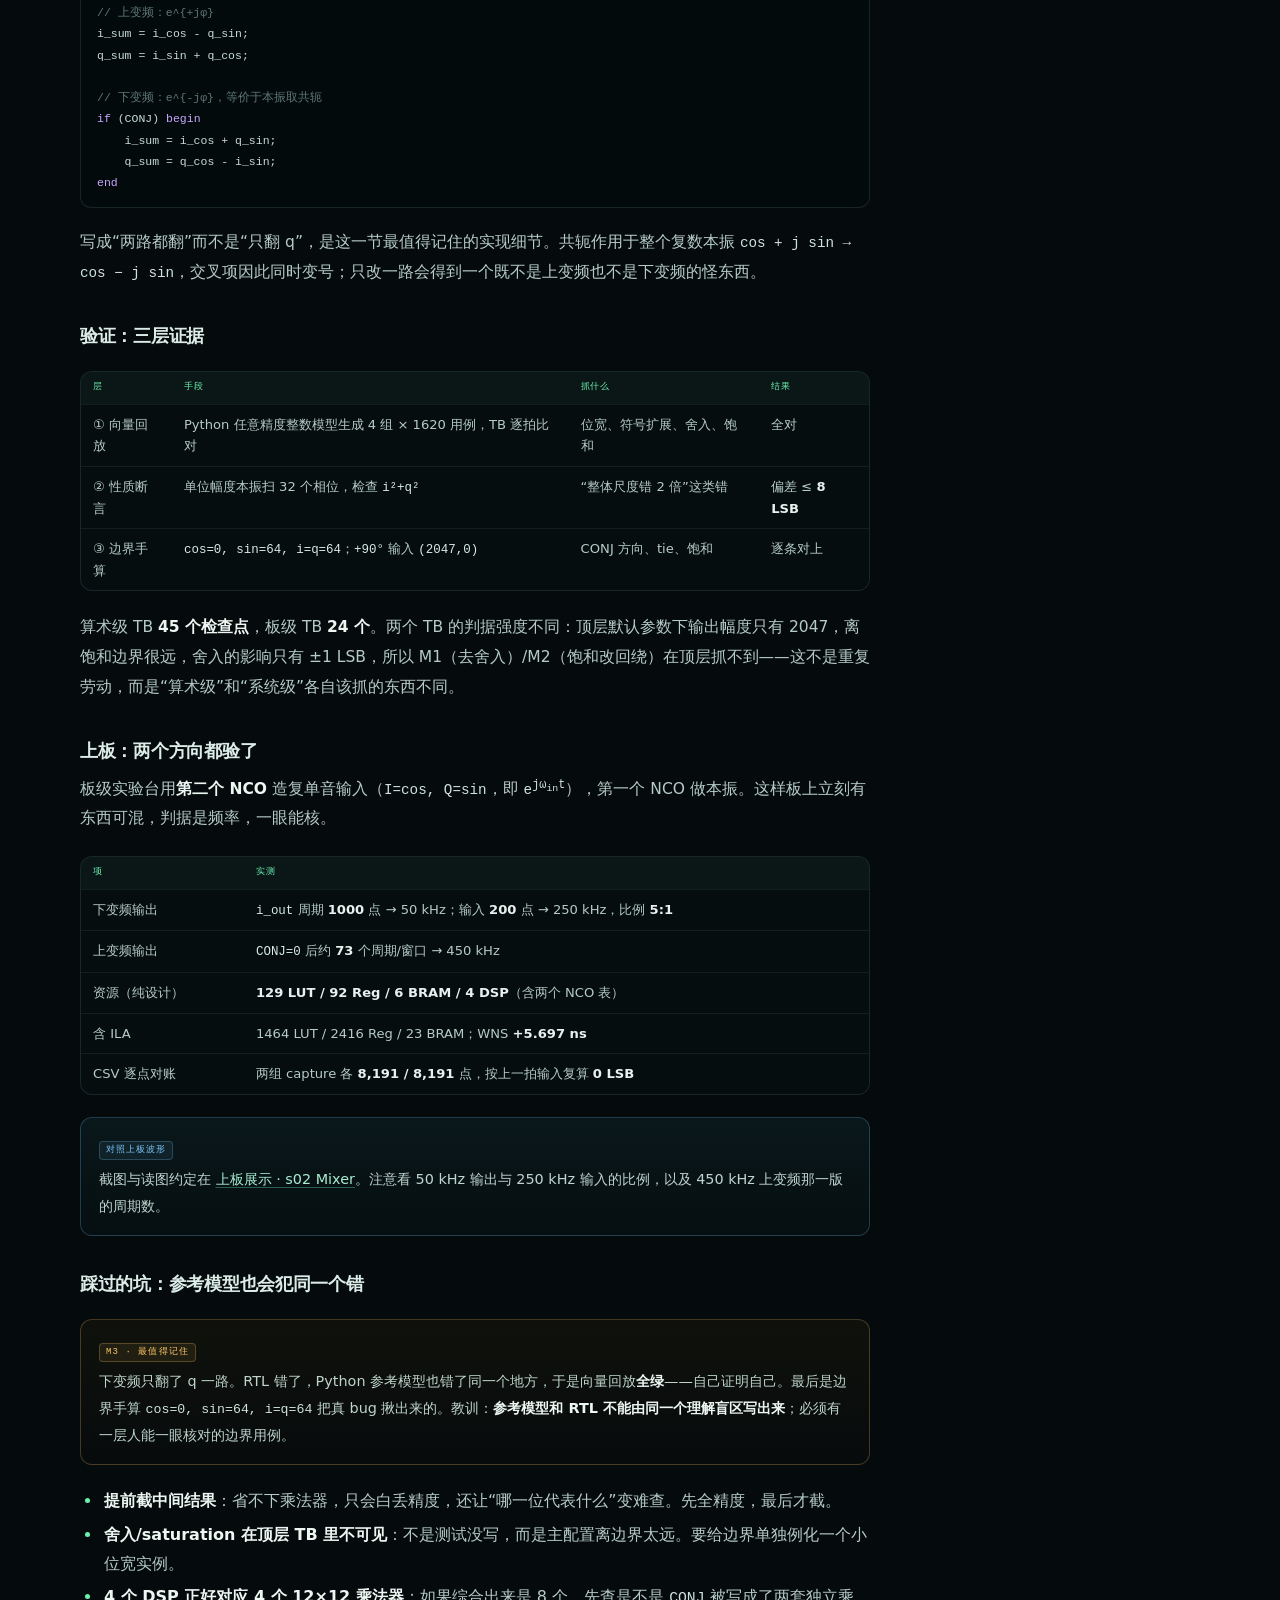
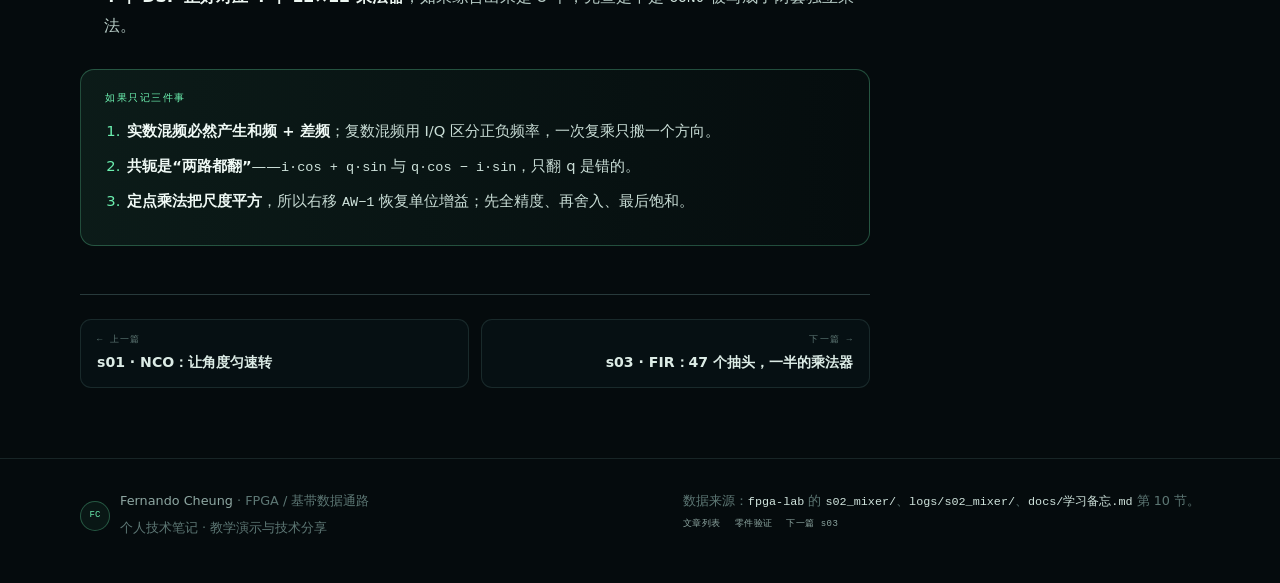
<file: s02.html>
<!DOCTYPE html>
<html lang="zh-CN">
<head>
<meta charset="UTF-8">
<meta name="viewport" content="width=device-width, initial-scale=1.0">
<meta name="color-scheme" content="dark">
<meta name="description" content="复数混频：实数混频的和频/差频、复指数单边带搬移、I/Q 正交、CONJ 共轭、定点舍入与饱和，以及 s02 的 FPGA 实现与上板证据。">
<meta name="author" content="Fernando Cheung">
<title>s02 · 复数混频 — 把频率搬到和、差上 | FPGA Showcase</title>
<link rel="icon" href="assets/favicon.svg" type="image/svg+xml">
<meta name="theme-color" content="#050b0d">
<link rel="stylesheet" href="assets/site.css">
</head>
<body>

<header class="site-head">
  <div class="wrap">
    <a class="logo" href="index.html">
      <span class="logo-mark">FC</span>
      <span class="logo-text"><b>FPGA SHOWCASE</b><small>BASEBAND DATA PATH</small></span>
    </a>
    <nav class="site-nav" aria-label="站点导航">
      <a href="index.html">文章列表</a><span class="sep"></span>
      <a href="s01.html">01 NCO</a>
      <a class="active" href="s02.html">02 混频</a>
      <a href="s03.html">03 FIR</a>
      <a href="s04.html">04 重采样</a>
      <a href="s05.html">05+06 整机</a><span class="sep"></span>
      <a href="showcase.html">零件验证</a>
    </nav>
  </div>
</header>

<section class="page-hero">
  <div class="wrap">
    <div class="crumbs">
      <a href="index.html">文章列表</a><span class="slash">/</span>
      <span>s02 · Mixer</span><span class="slash">/</span>
      <span>通信原理 + FPGA 实现</span>
    </div>
    <h1>把频率搬到和、差上，<br><em>然后只留下一个。</em></h1>
    <p class="lede">实数混频会同时产生和频与差频，两个都留在频谱里；复数混频用一次复乘，把信号只搬到一个方向。s02 用两个 NCO 在板上造出 250 kHz 的复单音和 200 kHz 的本振，ILA 上同时验证了 50 kHz 的差频与 450 kHz 的和频。</p>
    <div class="meta">
      <span class="chip"><span class="dot"></span>输入 <b>250 kHz</b></span>
      <span class="chip">本振 <b>200 kHz</b></span>
      <span class="chip">下变频 <b>50 kHz</b> · 上变频 <b>450 kHz</b></span>
      <span class="chip"><b>4</b> 个 12×12 乘法器</span>
      <span class="chip">全精度 <b>25</b> 位</span>
    </div>
    <div class="hero-rule"></div>
  </div>
</section>

<div class="wrap article-layout">
  <article class="prose article-body">

    <div class="part-head" id="principle">
      <div class="part-no">01</div>
      <div>
        <p class="part-kicker">PART ONE · 通信原理</p>
        <h2>为什么需要“复数”混频</h2>
      </div>
      <span class="part-tag">THEORY</span>
    </div>

    <h3 id="real">实数混频：一次乘法，两份结果</h3>
    <p class="lead">最朴素的混频就是把输入乘上本振。用三角恒等式展开：</p>
    <div class="eq">
      <span class="eq-title">实数混频</span>
      cos(2πf<sub>in</sub>t) · cos(2πf<sub>lo</sub>t)<br>
      = ½ cos[2π(f<sub>in</sub> − f<sub>lo</sub>)t] + ½ cos[2π(f<sub>in</sub> + f<sub>lo</sub>)t]
    </div>
    <p>差频与和频<strong>同时出现</strong>，而且幅度都只有原来的一半。如果只想保留其中一个，后面必须跟一个滤波器；更麻烦的是，在接收机里，位于本振另一侧的“镜像频率”会搬到同一个中频上，和有用信号叠在一起，滤不掉。</p>
    <p>这就是实数混频的固有代价：<strong>它分不清正频率和负频率</strong>。一个实正弦 <code>cos(2πft)</code> 在频谱上有 <code>+f</code> 和 <code>−f</code> 两根谱线，乘上本振后，四根谱线两两相加，必然产生两个输出。</p>

    <h3 id="complex">复数混频：一次乘法，一个方向</h3>
    <p>如果把信号表示成复指数 <code>e<sup>j2πf<sub>in</sub>t</sup></code>，它只有<strong>一个</strong>频率分量。乘上复本振 <code>e<sup>j2πf<sub>lo</sub>t</sup></code>：</p>
    <div class="eq">
      <span class="eq-title">复数混频</span>
      e<sup>j2πf<sub>in</sub>t</sup> · e<sup>j2πf<sub>lo</sub>t</sup> = e<sup>j2π(f<sub>in</sub>+f<sub>lo</sub>)t</sup>　<span class="dim">（上变频）</span><br>
      e<sup>j2πf<sub>in</sub>t</sup> · e<sup>−j2πf<sub>lo</sub>t</sup> = e<sup>j2π(f<sub>in</sub>−f<sub>lo</sub>)t</sup>　<span class="dim">（下变频）</span>
    </div>
    <p>输出只有一个频率。方向由本振的指数符号决定：<code>e<sup>+jφ</sup></code> 是上变频，<code>e<sup>−jφ</sup></code> 是下变频。工程上用 <code>CONJ</code> 参数选择是否对本振取共轭。</p>
    <div class="callout key">
      <span class="tag">核心</span>
      <p>复数混频不是“更高级的数学”，而是<strong>用两路实信号（I/Q）携带一个复数的全部信息</strong>。有了 I/Q，正频率和负频率就可以区分，镜像才能被抑制。</p>
    </div>

    <h3 id="math">I/Q 两路到底怎么算</h3>
    <p>把复数写成 <code>(i + jq)</code>，本振写成 <code>(cos + j sin)</code>，直接做复数乘法：</p>
    <div class="eq">
      <span class="eq-title">上变频 · CONJ = 0</span>
      i<sub>out</sub> = i·cos − q·sin<br>
      q<sub>out</sub> = i·sin + q·cos
    </div>
    <div class="eq">
      <span class="eq-title">下变频 · CONJ = 1（本振取共轭）</span>
      i<sub>out</sub> = i·cos + q·sin<br>
      q<sub>out</sub> = q·cos − i·sin
    </div>
    <p>注意下变频时<strong>两路都要翻符号</strong>：<code>i·cos + q·sin</code> 和 <code>q·cos − i·sin</code>。只翻 q 路得到的东西既不是上变频也不是下变频，而是一个相位关系错误的结果。s02 第一版就踩过这个坑，而且 Python 参考模型犯了同一个错，向量回放全绿——详见下面的「踩过的坑」。</p>

    <h3 id="negative">负频率不是玄学</h3>
    <p>在实数世界里，<code>−f</code> 和 <code>+f</code> 是同一根谱线；在复数世界里，它们是两个不同的旋转方向：<code>e<sup>j2πft</sup></code> 逆时针转，<code>e<sup>−j2πft</sup></code> 顺时针转。I/Q 两路正好能记录“转的方向”。</p>
    <p>所以复数混频的“只搬一个方向”，本质是<strong>保留了旋转方向的信息</strong>。一旦把 I/Q 合成一路实数，方向信息就丢了，和频与差频又会同时出现。</p>

    <figure class="figure">
      <div class="canvas">
        <img src="assets/img/s02-spectrum.svg" alt="上变频与下变频频谱：输入 250 kHz、本振 200 kHz、输出 450 kHz 或 50 kHz" loading="lazy">
      </div>
      <figcaption><span class="fig-label">图 1</span>同一个输入、同一个本振，只改 <b>CONJ</b>：上变频取和频 <b>450 kHz</b>，下变频取差频 <b>50 kHz</b>。图上只画正频率分量。</figcaption>
    </figure>

    <figure class="figure">
      <div class="canvas">
        <img src="assets/img/s02-wave.svg" alt="输入 250 kHz 与下变频输出 50 kHz 的时域波形" loading="lazy">
      </div>
      <figcaption><span class="fig-label">图 2</span>输入 250 kHz、输出 50 kHz，频率比 <b>5 : 1</b>。ILA 上输出周期 <b>1000</b> 个采样点，输入周期 <b>200</b> 个点——这就是“频率确实被搬走了”的最直接证据。</figcaption>
    </figure>

    <h3 id="iq">正交误差会变成镜像</h3>
    <p>复数混频能抑制镜像，前提是 I/Q 两路<strong>幅度相等、相位精确相差 90°</strong>。如果本振有幅度误差 <code>ε</code> 或相位误差 <code>θ</code>，镜像抑制比大约会掉到：</p>
    <div class="eq">
      <span class="eq-title">镜像抑制的近似</span>
      IRR ≈ −20·log<sub>10</sub>( √( (ε/2)² + (θ/2)² ) )　<span class="dim">（小误差近似）</span>
    </div>
    <p>模拟正交解调器要靠器件匹配，温漂和老化都会让 <code>ε/θ</code> 变大。数字 NCO 的 sin/cos 来自同一个相位和同一张表的对称量化，90° 是<strong>生成时保证</strong>的；剩下的误差只来自位宽和表，可以算、可以测。</p>

    <div class="part-head" id="impl">
      <div class="part-no">02</div>
      <div>
        <p class="part-kicker">PART TWO · FPGA 实现</p>
        <h2>四个乘法器，一个寄存器</h2>
      </div>
      <span class="part-tag">RTL</span>
    </div>

    <h3 id="arch">结构：复乘展开成四个实乘</h3>
    <div class="flow">
      <div class="flow-node"><span class="n">IN</span><b>i_in / q_in</b><small>12 位补码</small></div>
      <div class="flow-arrow">→</div>
      <div class="flow-node"><span class="n">×4</span><b>i·cos, q·sin<br>i·sin, q·cos</b><small>12 × 12</small></div>
      <div class="flow-arrow">→</div>
      <div class="flow-node"><span class="n">±</span><b>两两加减</b><small>CONJ 决定符号</small></div>
      <div class="flow-arrow">→</div>
      <div class="flow-node alt"><span class="n">REG</span><b>舍入 / 饱和</b><small>晚 1 拍输出</small></div>
      <div class="flow-note">上变频：<b>i·cos − q·sin</b> / <b>i·sin + q·cos</b>；下变频：<b>i·cos + q·sin</b> / <b>q·cos − i·sin</b>。</div>
    </div>

    <h3 id="width">位宽：全精度 25 位，最后才截</h3>
    <p>两个 12 位有符号数相乘，全精度乘积是 24 位；两路相加再多 1 位，所以和是 <code>IW + AW + 1 = 25</code> 位。极限情况 <code>(−2048) × (−2048) × 2 = 2<sup>23</sup></code>，24 位补码最大只到 <code>2<sup>23</sup> − 1</code>，所以确实需要第 25 位。</p>
    <div class="table-wrap">
      <table class="data">
        <thead><tr><th>量</th><th>位宽</th><th>怎么来的</th></tr></thead>
        <tbody>
          <tr><td>输入 / 本振</td><td><code>IW = AW = 12</code></td><td>NCO 输出 12 位补码</td></tr>
          <tr><td>全精度和</td><td><code>IW + AW + 1 = 25</code></td><td>两路乘积相加，留 1 位进位</td></tr>
          <tr><td>右移</td><td><code>SHIFT = AW − 1 = 11</code></td><td>把“平方”的定点尺度除回去，恢复单位增益</td></tr>
          <tr><td>输出</td><td><code>OW = IW + 1 = 13</code></td><td>单位增益下 12 位够，多 1 位防舍入越界</td></tr>
        </tbody>
      </table>
    </div>
    <p>定点数相乘会把尺度“平方”：本振幅度 1.0 对应 <code>2<sup>AW−1</sup></code>，乘完后尺度变成 <code>2<sup>2AW−2</sup></code>。所以右移 <code>AW−1</code> 位，正好把尺度除回单位增益。移少了输出整体放大、容易削顶；移多了白白丢低位精度。</p>

    <h3 id="round">舍入与饱和：两个都不能省</h3>
    <p>右移在硬件里是“向 −∞ 取整”，会给输出带来约 <code>−0.5 LSB</code> 的直流偏置。<code>ROUND=1</code> 先加半个 LSB 再移，变成四舍五入（tie 一律向 <code>+∞</code>），偏置基本消掉，代价只是一个加法器。</p>
    <p>加半个 LSB 之后，最大正值可能刚好越过上界，所以顺序必须是：<strong>先加宽 1 位 → 舍入 → 饱和到 OW</strong>。如果省略饱和、让结果回绕，最大的正数会突然变成最大的负数，波形上就是削顶处翻符号——定点设计里最经典的一类事故。</p>
    <div class="table-wrap">
      <table class="data">
        <thead><tr><th>输入（移位前）</th><th><code>ROUND=1</code></th><th><code>ROUND=0</code></th><th>说明</th></tr></thead>
        <tbody>
          <tr><td class="num">1024</td><td class="num">1</td><td class="num">0</td><td>正 tie，向上</td></tr>
          <tr><td class="num">−1024</td><td class="num">0</td><td class="num">−1</td><td>负 tie，向 +∞（不是远离零）</td></tr>
          <tr><td class="num">1023</td><td class="num">0</td><td class="num">0</td><td>不到半个 LSB</td></tr>
          <tr><td class="num">3072</td><td class="num">2</td><td class="num">1</td><td>1.5 LSB → 2</td></tr>
        </tbody>
      </table>
    </div>
    <p>饱和逻辑在主配置下几乎撞不到：NCO 输出限幅在 ±2047，顶层 <code>OW=13</code> 离边界很远。所以 TB 里专门例化了一个 <code>OW=8</code> 的实例，验证 <code>+2047 → +127</code>、<code>−2048 → −128</code>，而不是靠主配置去撞。</p>

    <h3 id="conj">CONJ 的写法</h3>
    <div class="code">
      <div class="code-head"><b>rtl/mixer.v</b><span>共轭 = 两路都翻，不是只翻一路</span></div>
<pre><span class="c">// 上变频：e^{+jφ}</span>
i_sum = i_cos - q_sin;
q_sum = i_sin + q_cos;

<span class="c">// 下变频：e^{-jφ}，等价于本振取共轭</span>
<span class="k">if</span> (CONJ) <span class="k">begin</span>
    i_sum = i_cos + q_sin;
    q_sum = q_cos - i_sin;
<span class="k">end</span></pre>
    </div>
    <p>写成“两路都翻”而不是“只翻 q”，是这一节最值得记住的实现细节。共轭作用于整个复数本振 <code>cos + j sin → cos − j sin</code>，交叉项因此同时变号；只改一路会得到一个既不是上变频也不是下变频的怪东西。</p>

    <h3 id="evidence">验证：三层证据</h3>
    <div class="table-wrap">
      <table class="data">
        <thead><tr><th>层</th><th>手段</th><th>抓什么</th><th>结果</th></tr></thead>
        <tbody>
          <tr><td>① 向量回放</td><td>Python 任意精度整数模型生成 4 组 × 1620 用例，TB 逐拍比对</td><td>位宽、符号扩展、舍入、饱和</td><td>全对</td></tr>
          <tr><td>② 性质断言</td><td>单位幅度本振扫 32 个相位，检查 <code>i²+q²</code></td><td>“整体尺度错 2 倍”这类错</td><td>偏差 ≤ <b>8 LSB</b></td></tr>
          <tr><td>③ 边界手算</td><td><code>cos=0, sin=64, i=q=64</code>；<code>+90°</code> 输入 <code>(2047,0)</code></td><td>CONJ 方向、tie、饱和</td><td>逐条对上</td></tr>
        </tbody>
      </table>
    </div>
    <p>算术级 TB <strong>45 个检查点</strong>，板级 TB <strong>24 个</strong>。两个 TB 的判据强度不同：顶层默认参数下输出幅度只有 2047，离饱和边界很远，舍入的影响只有 ±1 LSB，所以 M1（去舍入）/M2（饱和改回绕）在顶层抓不到——这不是重复劳动，而是“算术级”和“系统级”各自该抓的东西不同。</p>

    <h3 id="board">上板：两个方向都验了</h3>
    <p>板级实验台用<strong>第二个 NCO</strong> 造复单音输入（<code>I=cos, Q=sin</code>，即 <code>e<sup>jω<sub>in</sub>t</sup></code>），第一个 NCO 做本振。这样板上立刻有东西可混，判据是频率，一眼能核。</p>
    <div class="table-wrap">
      <table class="data">
        <thead><tr><th>项</th><th>实测</th></tr></thead>
        <tbody>
          <tr><td>下变频输出</td><td><code>i_out</code> 周期 <b>1000</b> 点 → 50 kHz；输入 <b>200</b> 点 → 250 kHz，比例 <b>5:1</b></td></tr>
          <tr><td>上变频输出</td><td><code>CONJ=0</code> 后约 <b>73</b> 个周期/窗口 → 450 kHz</td></tr>
          <tr><td>资源（纯设计）</td><td><b>129 LUT / 92 Reg / 6 BRAM / 4 DSP</b>（含两个 NCO 表）</td></tr>
          <tr><td>含 ILA</td><td>1464 LUT / 2416 Reg / 23 BRAM；WNS <b>+5.697 ns</b></td></tr>
          <tr><td>CSV 逐点对账</td><td>两组 capture 各 <b>8,191 / 8,191</b> 点，按上一拍输入复算 <b>0 LSB</b></td></tr>
        </tbody>
      </table>
    </div>
    <div class="callout blue">
      <span class="tag">对照上板波形</span>
      <p>截图与读图约定在 <a href="showcase.html#s02">上板展示 · s02 Mixer</a>。注意看 50 kHz 输出与 250 kHz 输入的比例，以及 450 kHz 上变频那一版的周期数。</p>
    </div>

    <h3 id="pitfalls">踩过的坑：参考模型也会犯同一个错</h3>
    <div class="callout warn">
      <span class="tag">M3 · 最值得记住</span>
      <p>下变频只翻了 q 一路。RTL 错了，Python 参考模型也错了同一个地方，于是向量回放<strong>全绿</strong>——自己证明自己。最后是边界手算 <code>cos=0, sin=64, i=q=64</code> 把真 bug 揪出来的。教训：<strong>参考模型和 RTL 不能由同一个理解盲区写出来</strong>；必须有一层人能一眼核对的边界用例。</p>
    </div>
    <ul>
      <li><strong>提前截中间结果</strong>：省不下乘法器，只会白丢精度，还让“哪一位代表什么”变难查。先全精度，最后才截。</li>
      <li><strong>舍入/saturation 在顶层 TB 里不可见</strong>：不是测试没写，而是主配置离边界太远。要给边界单独例化一个小位宽实例。</li>
      <li><strong>4 个 DSP 正好对应 4 个 12×12 乘法器</strong>；如果综合出来是 8 个，先查是不是 <code>CONJ</code> 被写成了两套独立乘法。</li>
    </ul>

    <div class="takeaways" id="takeaways">
      <h3>如果只记三件事</h3>
      <ol>
        <li><b>实数混频必然产生和频 + 差频</b>；复数混频用 I/Q 区分正负频率，一次复乘只搬一个方向。</li>
        <li><b>共轭是“两路都翻”</b>——<code>i·cos + q·sin</code> 与 <code>q·cos − i·sin</code>，只翻 q 是错的。</li>
        <li><b>定点乘法把尺度平方</b>，所以右移 <code>AW−1</code> 恢复单位增益；先全精度、再舍入、最后饱和。</li>
      </ol>
    </div>

    <nav class="pager" aria-label="上一篇 / 下一篇">
      <a href="s01.html"><span class="dir">← 上一篇</span><span class="ttl">s01 · NCO：让角度匀速转</span></a>
      <a class="next" href="s03.html"><span class="dir">下一篇 →</span><span class="ttl">s03 · FIR：47 个抽头，一半的乘法器</span></a>
    </nav>
  </article>

  <aside class="toc" aria-label="本页目录">
    <p class="toc-title">本页目录</p>
    <ol>
      <li><a href="#principle">01 · 通信原理</a></li>
      <li><a href="#real">实数混频的两份结果</a></li>
      <li><a href="#complex">复数混频的单边带</a></li>
      <li><a href="#math">I/Q 两路怎么算</a></li>
      <li><a href="#negative">负频率与旋转方向</a></li>
      <li><a href="#iq">正交误差与镜像</a></li>
      <li><a href="#impl">02 · FPGA 实现</a></li>
      <li><a href="#arch">四个乘法器</a></li>
      <li><a href="#width">位宽与增益</a></li>
      <li><a href="#round">舍入与饱和</a></li>
      <li><a href="#conj">CONJ 的写法</a></li>
      <li><a href="#evidence">验证证据</a></li>
      <li><a href="#board">上板实测</a></li>
      <li><a href="#pitfalls">踩过的坑</a></li>
      <li><a href="#takeaways">记忆锚点</a></li>
    </ol>
    <div class="toc-foot">
      <a href="showcase.html#s02">→ 看 s02 上板波形</a>
      <a href="s01.html">← 上一篇：s01 NCO</a>
      <a href="s03.html">→ 下一篇：s03 FIR</a>
    </div>
  </aside>
</div>

<footer class="site-foot">
  <div class="wrap">
    <div class="foot-id">
      <span class="foot-mark">FC</span>
      <div>
        <p><b>Fernando Cheung</b> · FPGA / 基带数据通路</p>
        <p>个人技术笔记 · 教学演示与技术分享</p>
      </div>
    </div>
    <div>
      <p>数据来源：<code>fpga-lab</code> 的 <code>s02_mixer/</code>、<code>logs/s02_mixer/</code>、<code>docs/学习备忘.md</code> 第 10 节。</p>
      <div class="foot-links">
        <a href="index.html">文章列表</a>
        <a href="showcase.html">零件验证</a>
        <a href="s03.html">下一篇 s03</a>
      </div>
    </div>
  </div>
</footer>

</body>
</html>
</file>
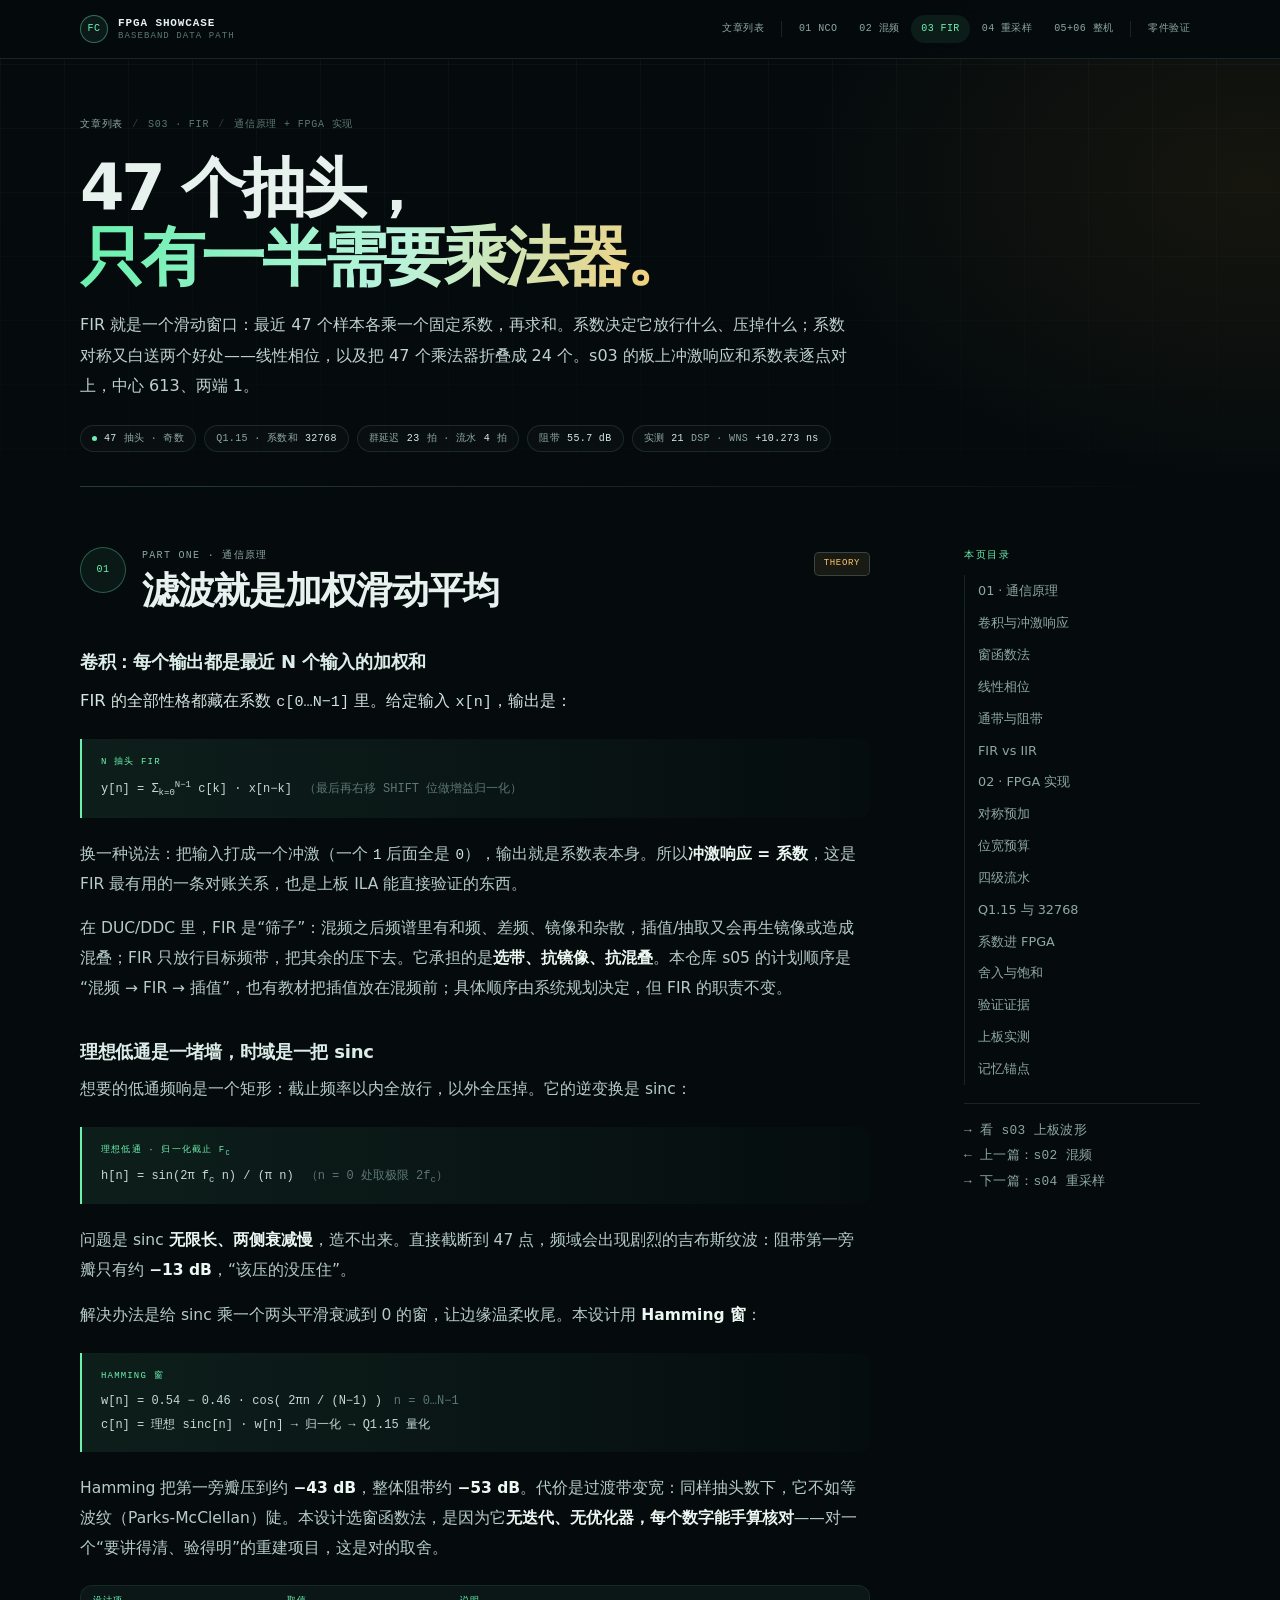
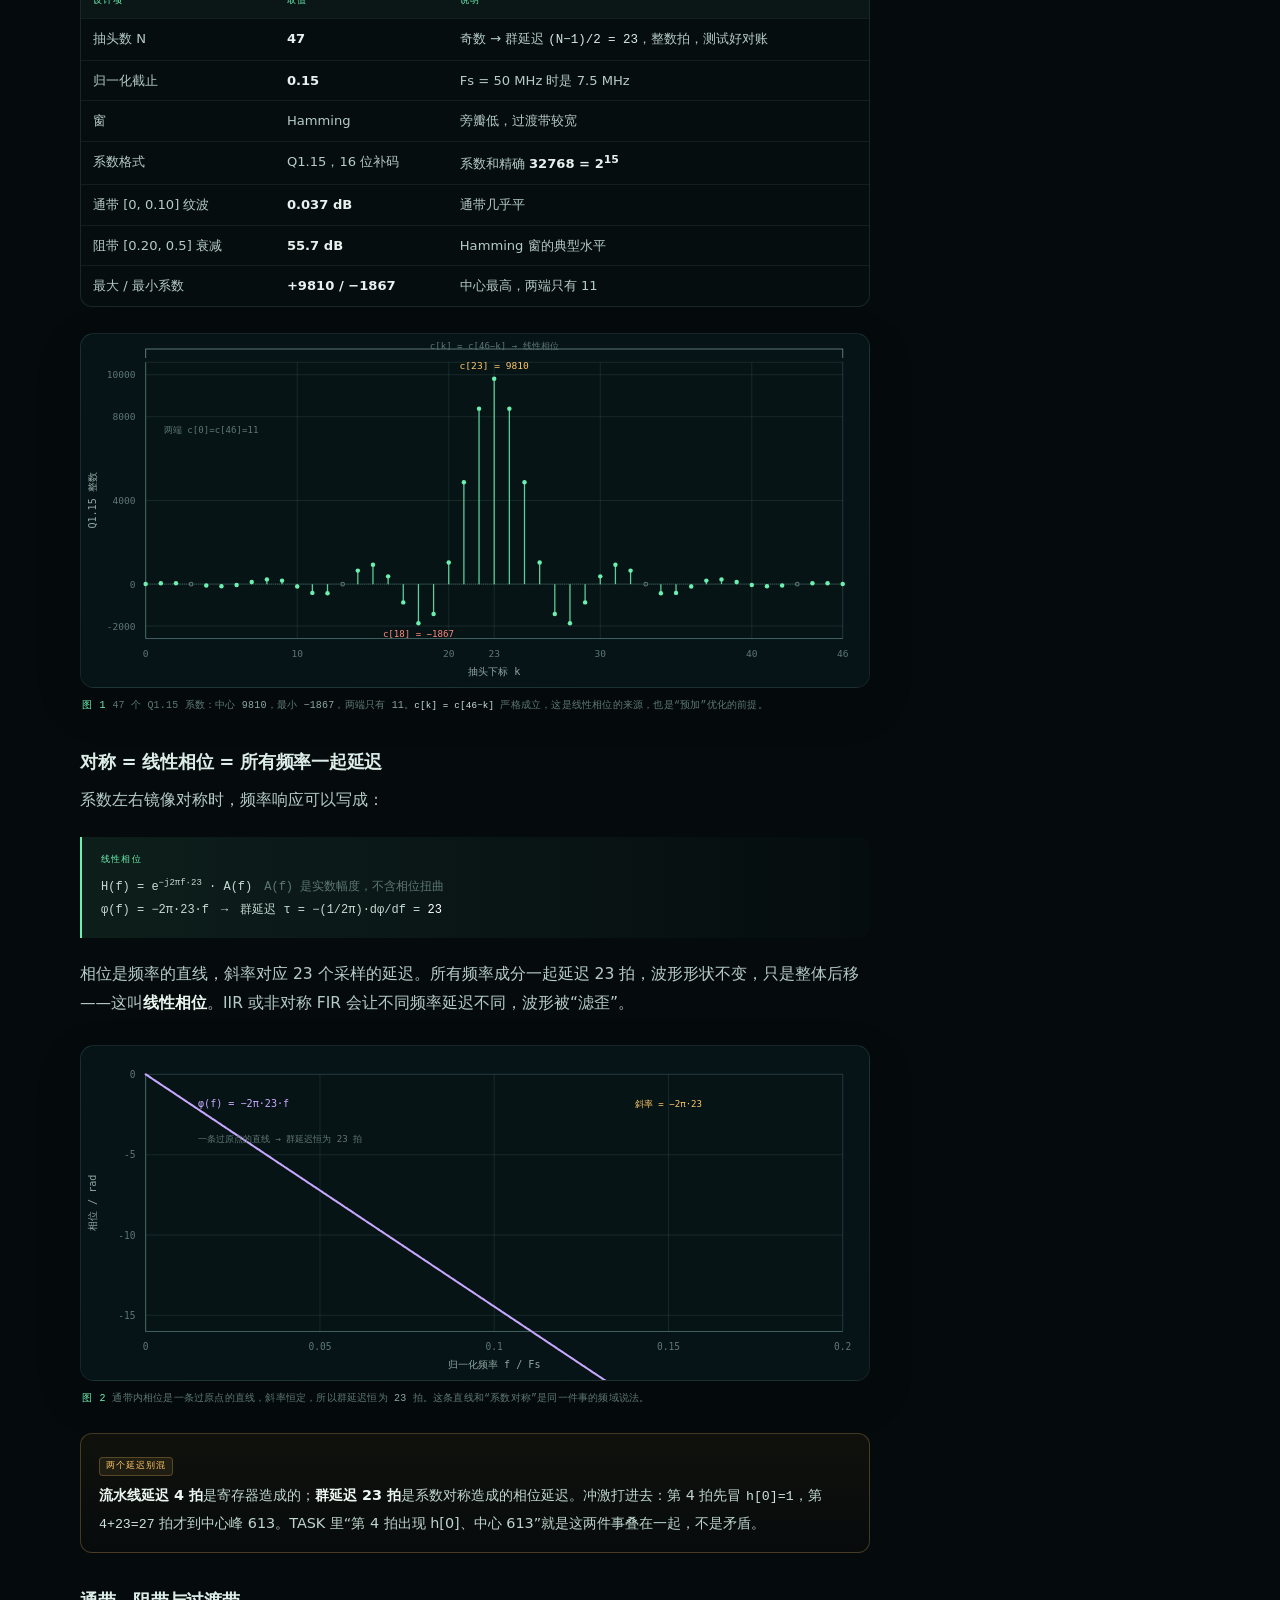
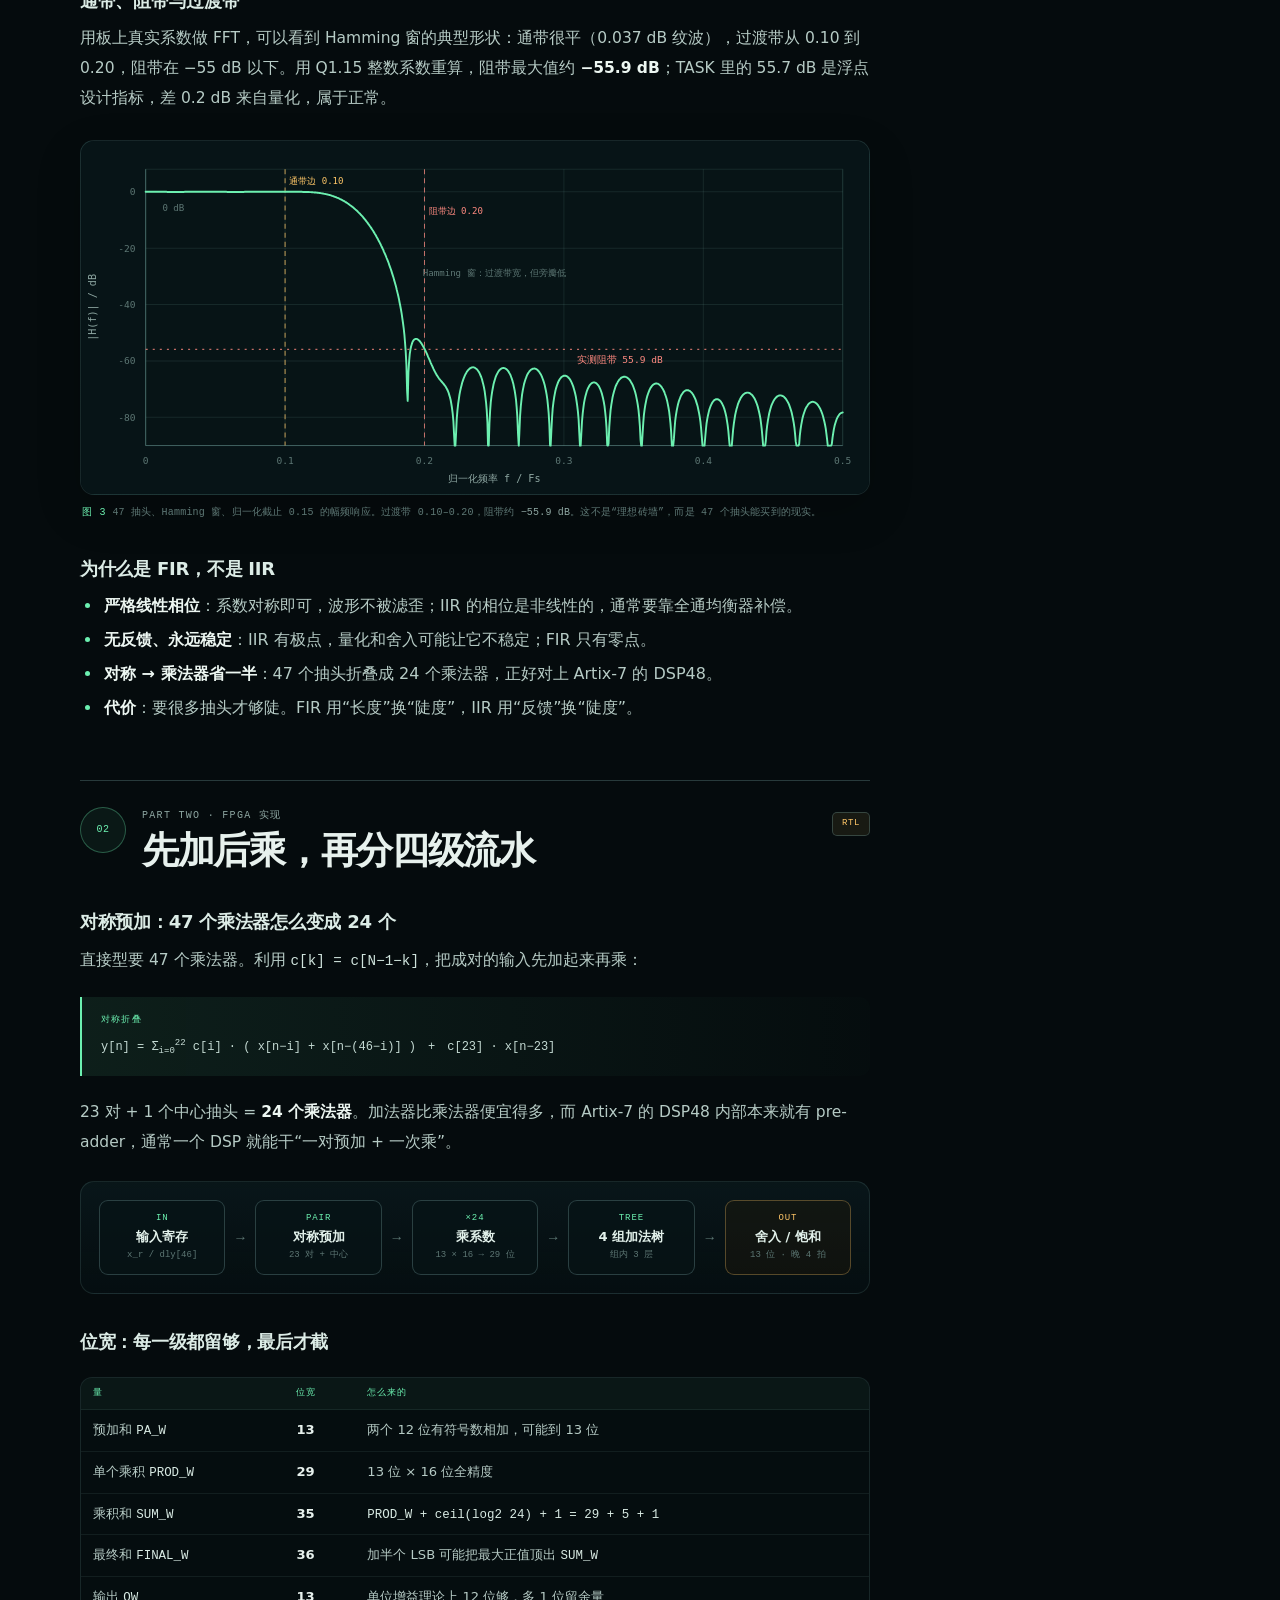
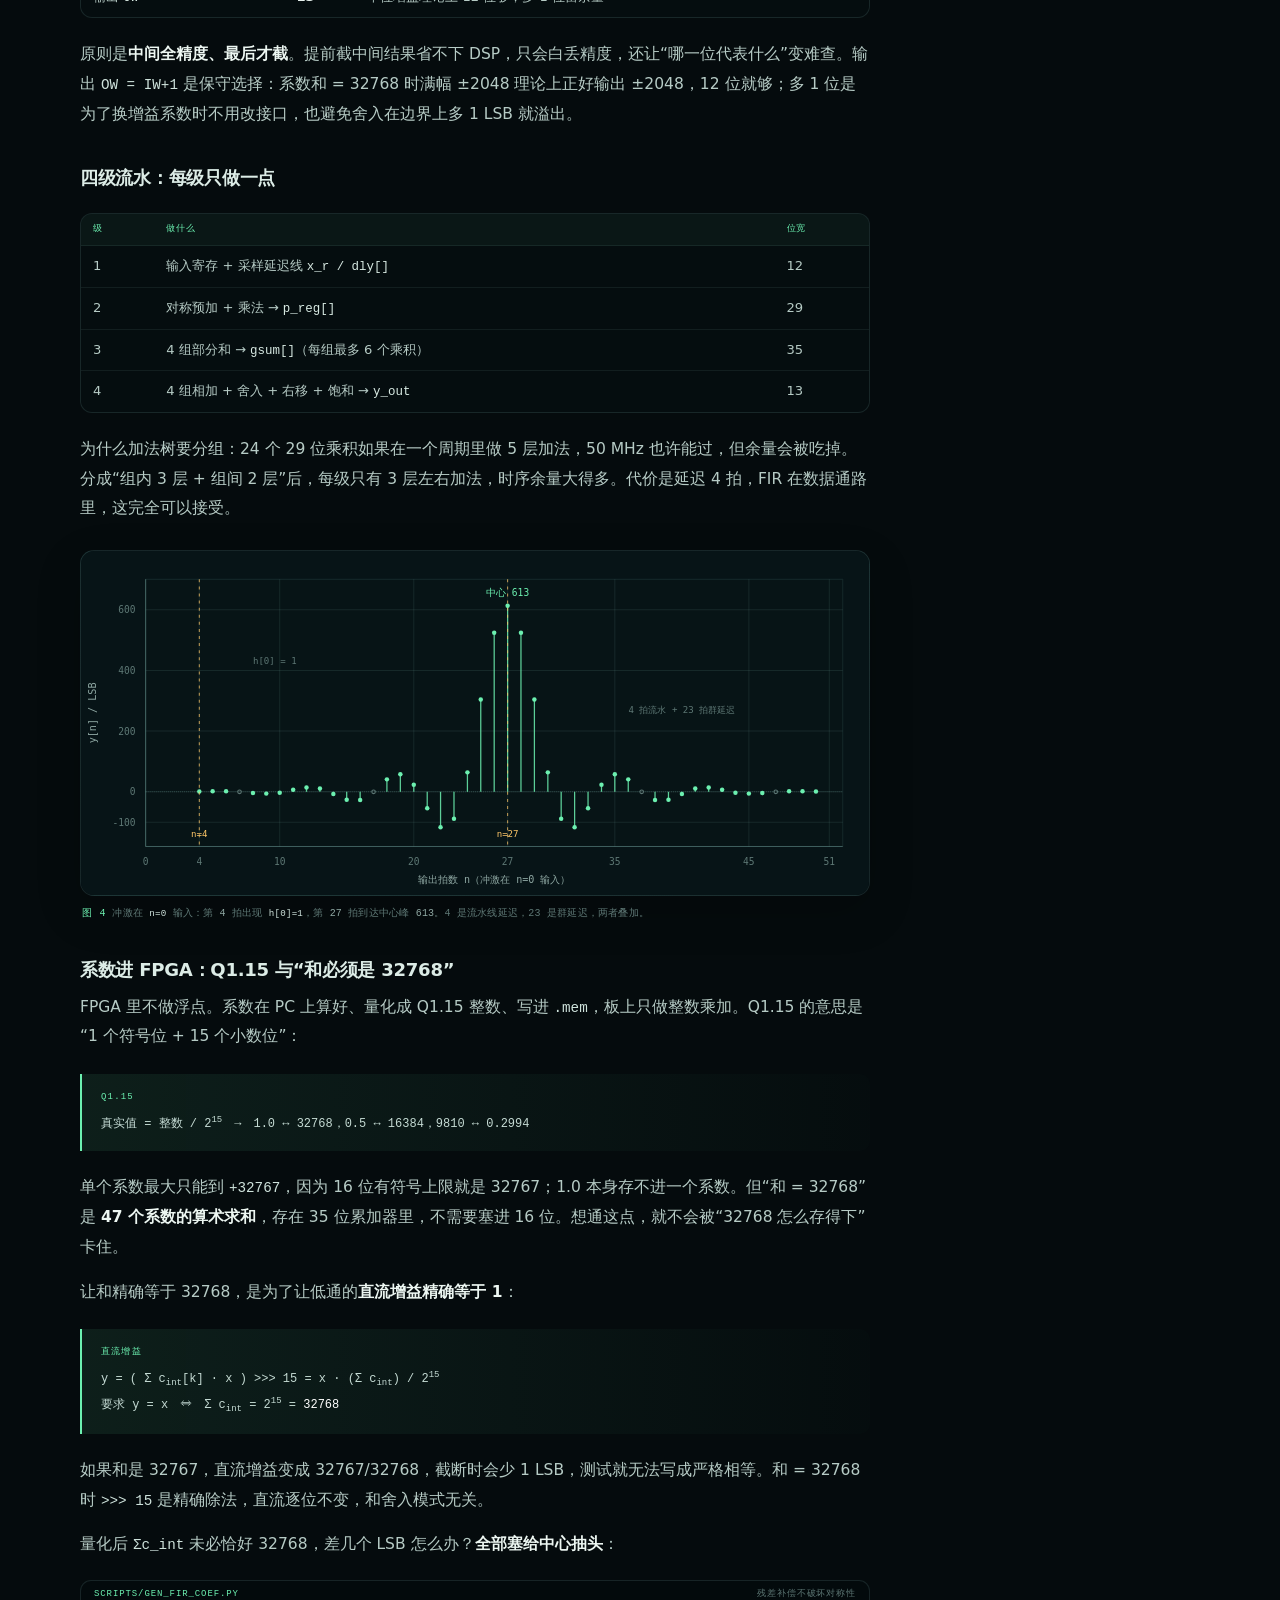
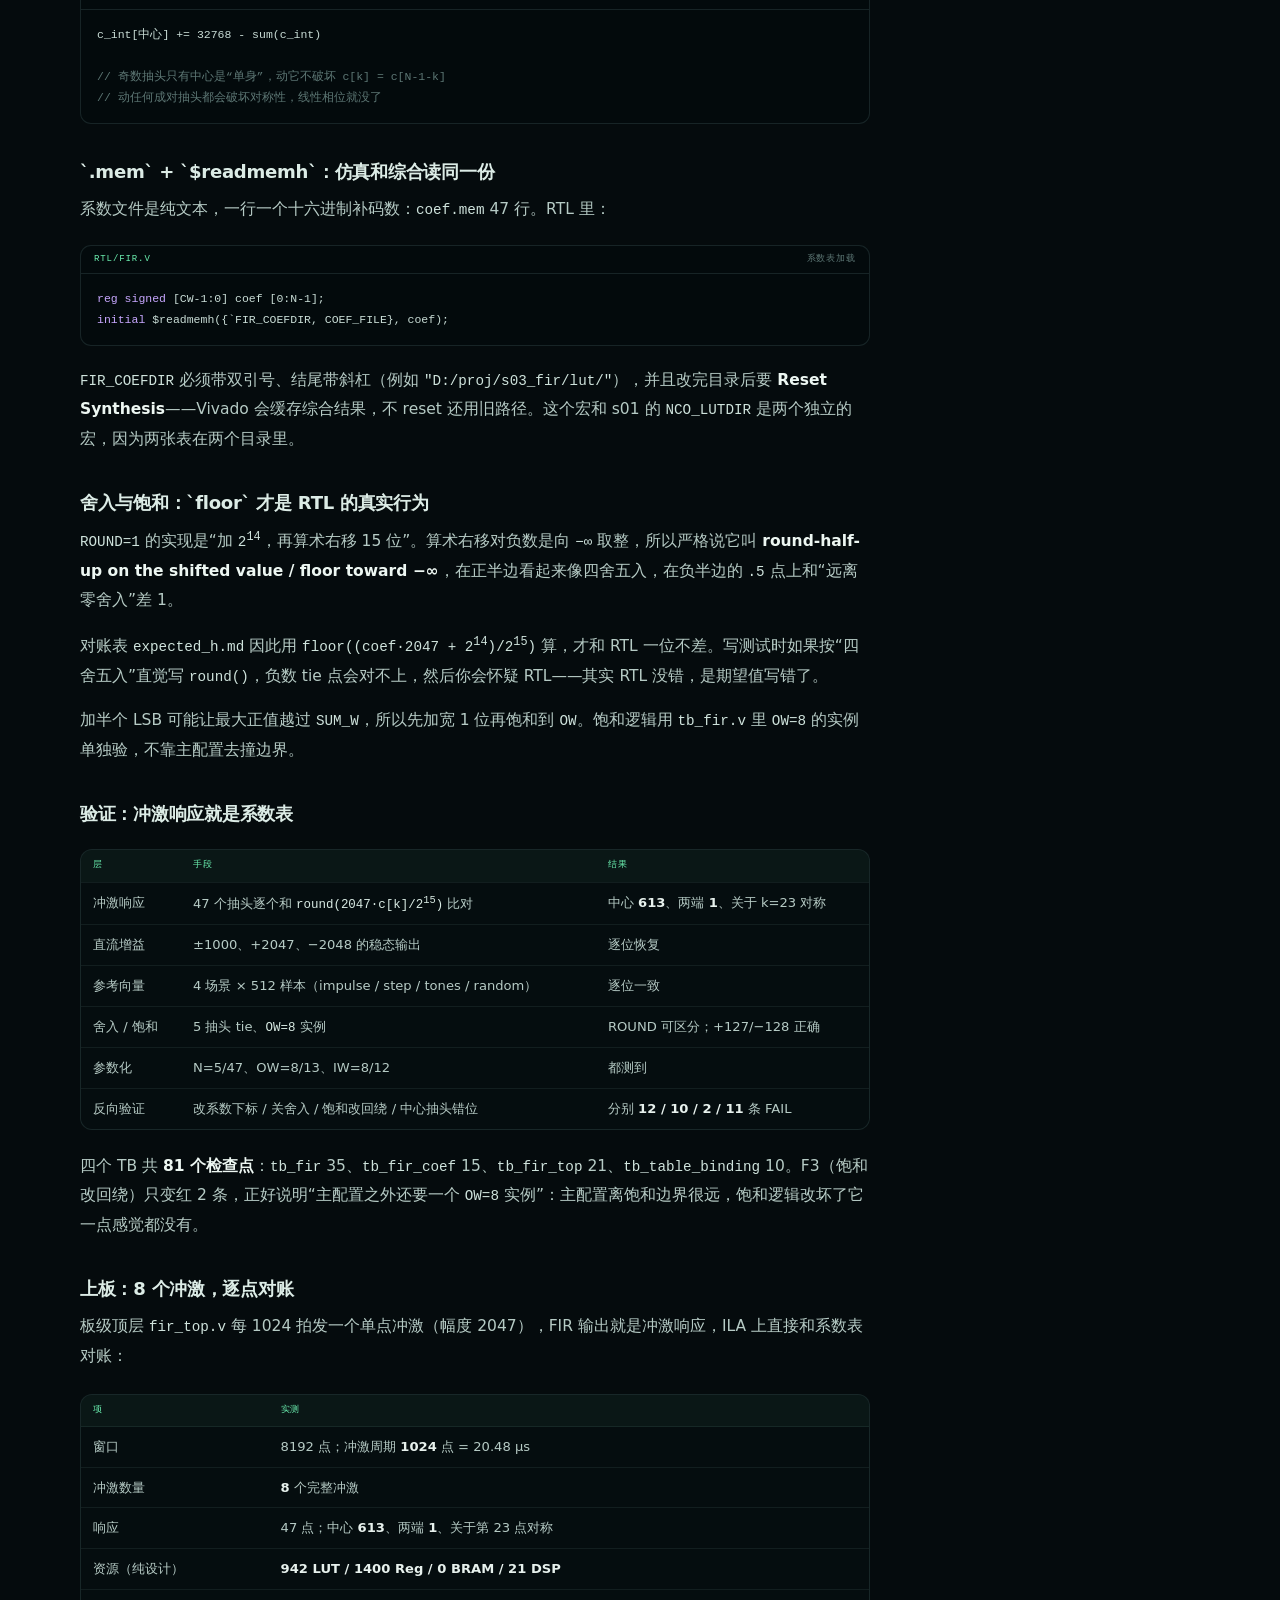
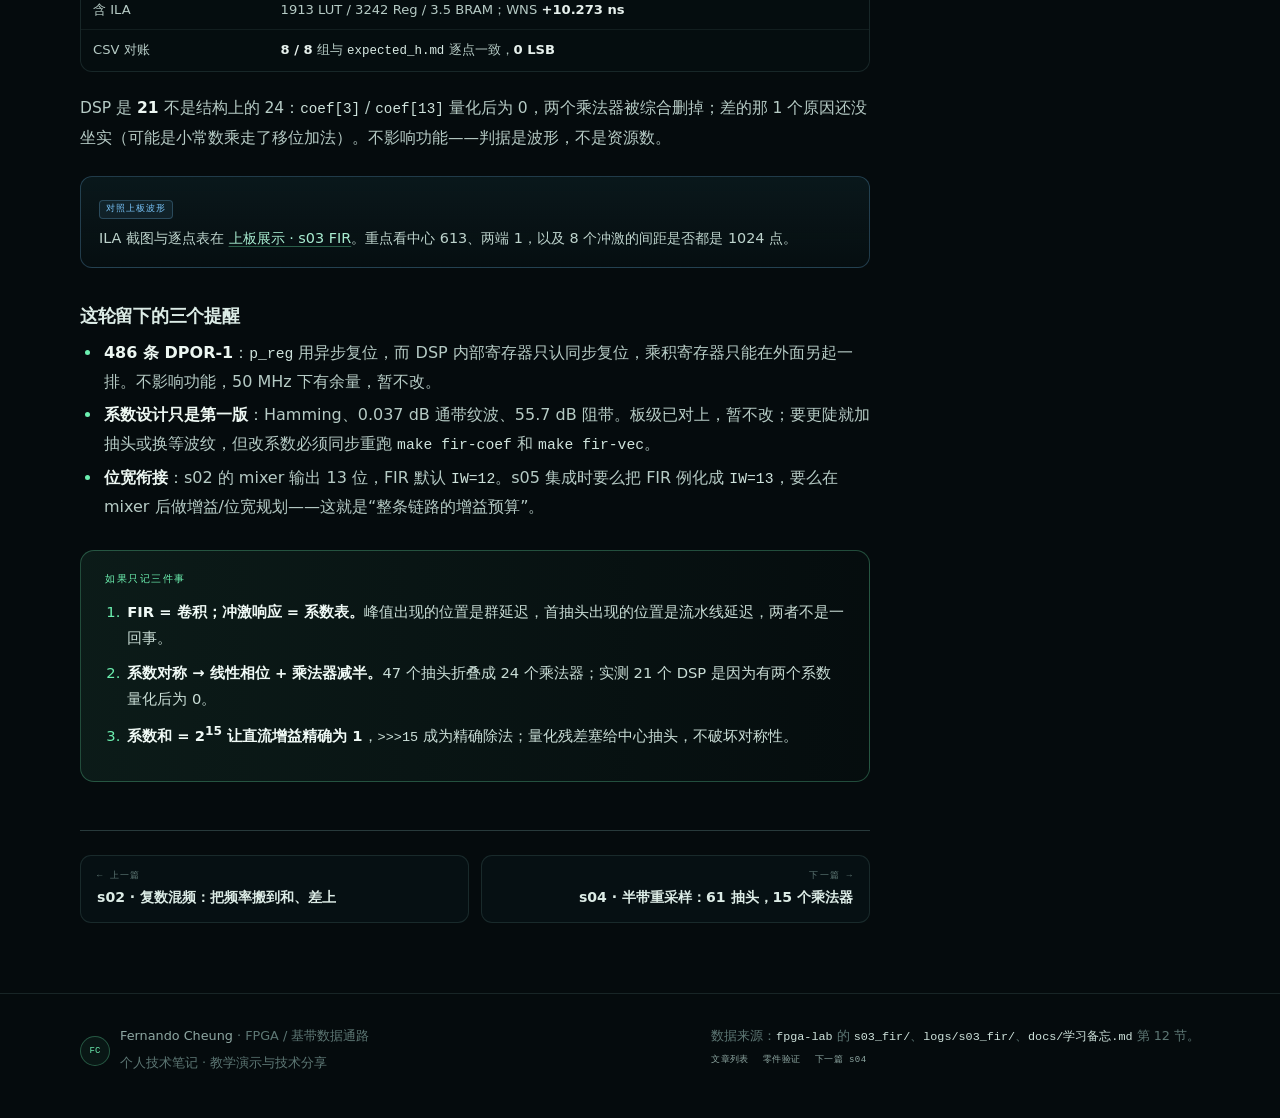
<file: s03.html>
<!DOCTYPE html>
<html lang="zh-CN">
<head>
<meta charset="UTF-8">
<meta name="viewport" content="width=device-width, initial-scale=1.0">
<meta name="color-scheme" content="dark">
<meta name="description" content="FIR 低通滤波器：卷积、窗函数法、线性相位、对称预加、Q1.15 定点、四级流水，以及 s03 的 47 抽头 FPGA 实现与上板证据。">
<meta name="author" content="Fernando Cheung">
<title>s03 · FIR 低通 — 47 个抽头，一半的乘法器 | FPGA Showcase</title>
<link rel="icon" href="assets/favicon.svg" type="image/svg+xml">
<meta name="theme-color" content="#050b0d">
<link rel="stylesheet" href="assets/site.css">
</head>
<body>

<header class="site-head">
  <div class="wrap">
    <a class="logo" href="index.html">
      <span class="logo-mark">FC</span>
      <span class="logo-text"><b>FPGA SHOWCASE</b><small>BASEBAND DATA PATH</small></span>
    </a>
    <nav class="site-nav" aria-label="站点导航">
      <a href="index.html">文章列表</a><span class="sep"></span>
      <a href="s01.html">01 NCO</a>
      <a href="s02.html">02 混频</a>
      <a class="active" href="s03.html">03 FIR</a>
      <a href="s04.html">04 重采样</a>
      <a href="s05.html">05+06 整机</a><span class="sep"></span>
      <a href="showcase.html">零件验证</a>
    </nav>
  </div>
</header>

<section class="page-hero">
  <div class="wrap">
    <div class="crumbs">
      <a href="index.html">文章列表</a><span class="slash">/</span>
      <span>s03 · FIR</span><span class="slash">/</span>
      <span>通信原理 + FPGA 实现</span>
    </div>
    <h1>47 个抽头，<br><em>只有一半需要乘法器。</em></h1>
    <p class="lede">FIR 就是一个滑动窗口：最近 47 个样本各乘一个固定系数，再求和。系数决定它放行什么、压掉什么；系数对称又白送两个好处——线性相位，以及把 47 个乘法器折叠成 24 个。s03 的板上冲激响应和系数表逐点对上，中心 613、两端 1。</p>
    <div class="meta">
      <span class="chip"><span class="dot"></span><b>47</b> 抽头 · 奇数</span>
      <span class="chip">Q1.15 · 系数和 <b>32768</b></span>
      <span class="chip">群延迟 <b>23</b> 拍 · 流水 <b>4</b> 拍</span>
      <span class="chip">阻带 <b>55.7 dB</b></span>
      <span class="chip">实测 <b>21</b> DSP · WNS <b>+10.273 ns</b></span>
    </div>
    <div class="hero-rule"></div>
  </div>
</section>

<div class="wrap article-layout">
  <article class="prose article-body">

    <div class="part-head" id="principle">
      <div class="part-no">01</div>
      <div>
        <p class="part-kicker">PART ONE · 通信原理</p>
        <h2>滤波就是加权滑动平均</h2>
      </div>
      <span class="part-tag">THEORY</span>
    </div>

    <h3 id="conv">卷积：每个输出都是最近 N 个输入的加权和</h3>
    <p class="lead">FIR 的全部性格都藏在系数 <code>c[0…N−1]</code> 里。给定输入 <code>x[n]</code>，输出是：</p>
    <div class="eq">
      <span class="eq-title">N 抽头 FIR</span>
      y[n] = Σ<sub>k=0</sub><sup>N−1</sup> c[k] · x[n−k]　<span class="dim">（最后再右移 SHIFT 位做增益归一化）</span>
    </div>
    <p>换一种说法：把输入打成一个冲激（一个 <code>1</code> 后面全是 <code>0</code>），输出就是系数表本身。所以<strong>冲激响应 = 系数</strong>，这是 FIR 最有用的一条对账关系，也是上板 ILA 能直接验证的东西。</p>
    <p>在 DUC/DDC 里，FIR 是“筛子”：混频之后频谱里有和频、差频、镜像和杂散，插值/抽取又会再生镜像或造成混叠；FIR 只放行目标频带，把其余的压下去。它承担的是<strong>选带、抗镜像、抗混叠</strong>。本仓库 s05 的计划顺序是“混频 → FIR → 插值”，也有教材把插值放在混频前；具体顺序由系统规划决定，但 FIR 的职责不变。</p>

    <h3 id="window">理想低通是一堵墙，时域是一把 sinc</h3>
    <p>想要的低通频响是一个矩形：截止频率以内全放行，以外全压掉。它的逆变换是 sinc：</p>
    <div class="eq">
      <span class="eq-title">理想低通 · 归一化截止 f<sub>c</sub></span>
      h[n] = sin(2π f<sub>c</sub> n) / (π n)　<span class="dim">（n = 0 处取极限 2f<sub>c</sub>）</span>
    </div>
    <p>问题是 sinc <strong>无限长、两侧衰减慢</strong>，造不出来。直接截断到 47 点，频域会出现剧烈的吉布斯纹波：阻带第一旁瓣只有约 <strong>−13 dB</strong>，“该压的没压住”。</p>
    <p>解决办法是给 sinc 乘一个两头平滑衰减到 0 的窗，让边缘温柔收尾。本设计用 <strong>Hamming 窗</strong>：</p>
    <div class="eq">
      <span class="eq-title">Hamming 窗</span>
      w[n] = 0.54 − 0.46 · cos( 2πn / (N−1) )　<span class="dim">n = 0…N−1</span><br>
      c[n] = 理想 sinc[n] · w[n] → 归一化 → Q1.15 量化
    </div>
    <p>Hamming 把第一旁瓣压到约 <strong>−43 dB</strong>，整体阻带约 <strong>−53 dB</strong>。代价是过渡带变宽：同样抽头数下，它不如等波纹（Parks-McClellan）陡。本设计选窗函数法，是因为它<strong>无迭代、无优化器，每个数字能手算核对</strong>——对一个“要讲得清、验得明”的重建项目，这是对的取舍。</p>

    <div class="table-wrap">
      <table class="data">
        <thead><tr><th>设计项</th><th>取值</th><th>说明</th></tr></thead>
        <tbody>
          <tr><td>抽头数 N</td><td><b>47</b></td><td>奇数 → 群延迟 <code>(N−1)/2 = 23</code>，整数拍，测试好对账</td></tr>
          <tr><td>归一化截止</td><td><b>0.15</b></td><td>Fs = 50 MHz 时是 7.5 MHz</td></tr>
          <tr><td>窗</td><td>Hamming</td><td>旁瓣低，过渡带较宽</td></tr>
          <tr><td>系数格式</td><td>Q1.15，16 位补码</td><td>系数和精确 <b>32768 = 2<sup>15</sup></b></td></tr>
          <tr><td>通带 [0, 0.10] 纹波</td><td><b>0.037 dB</b></td><td>通带几乎平</td></tr>
          <tr><td>阻带 [0.20, 0.5] 衰减</td><td><b>55.7 dB</b></td><td>Hamming 窗的典型水平</td></tr>
          <tr><td>最大 / 最小系数</td><td><b>+9810 / −1867</b></td><td>中心最高，两端只有 11</td></tr>
        </tbody>
      </table>
    </div>

    <figure class="figure">
      <div class="canvas">
        <img src="assets/img/s03-coef.svg" alt="47 个 FIR 系数，关于中心对称" loading="lazy">
      </div>
      <figcaption><span class="fig-label">图 1</span>47 个 Q1.15 系数：中心 <b>9810</b>，最小 <b>−1867</b>，两端只有 <b>11</b>。<code>c[k] = c[46−k]</code> 严格成立，这是线性相位的来源，也是“预加”优化的前提。</figcaption>
    </figure>

    <h3 id="linear">对称 = 线性相位 = 所有频率一起延迟</h3>
    <p>系数左右镜像对称时，频率响应可以写成：</p>
    <div class="eq">
      <span class="eq-title">线性相位</span>
      H(f) = e<sup>−j2πf·23</sup> · A(f)　<span class="dim">A(f) 是实数幅度，不含相位扭曲</span><br>
      φ(f) = −2π·23·f　→　群延迟 τ = −(1/2π)·dφ/df = <b>23</b>
    </div>
    <p>相位是频率的直线，斜率对应 23 个采样的延迟。所有频率成分一起延迟 23 拍，波形形状不变，只是整体后移——这叫<strong>线性相位</strong>。IIR 或非对称 FIR 会让不同频率延迟不同，波形被“滤歪”。</p>

    <figure class="figure">
      <div class="canvas">
        <img src="assets/img/s03-phase.svg" alt="线性相位：相位随频率线性下降，斜率对应 23 拍群延迟" loading="lazy">
      </div>
      <figcaption><span class="fig-label">图 2</span>通带内相位是一条过原点的直线，斜率恒定，所以群延迟恒为 <b>23</b> 拍。这条直线和“系数对称”是同一件事的频域说法。</figcaption>
    </figure>

    <div class="callout warn">
      <span class="tag">两个延迟别混</span>
      <p><strong>流水线延迟 4 拍</strong>是寄存器造成的；<strong>群延迟 23 拍</strong>是系数对称造成的相位延迟。冲激打进去：第 4 拍先冒 <code>h[0]=1</code>，第 <code>4+23=27</code> 拍才到中心峰 613。TASK 里“第 4 拍出现 h[0]、中心 613”就是这两件事叠在一起，不是矛盾。</p>
    </div>

    <h3 id="response">通带、阻带与过渡带</h3>
    <p>用板上真实系数做 FFT，可以看到 Hamming 窗的典型形状：通带很平（0.037 dB 纹波），过渡带从 0.10 到 0.20，阻带在 −55 dB 以下。用 Q1.15 整数系数重算，阻带最大值约 <strong>−55.9 dB</strong>；TASK 里的 55.7 dB 是浮点设计指标，差 0.2 dB 来自量化，属于正常。</p>

    <figure class="figure">
      <div class="canvas">
        <img src="assets/img/s03-response.svg" alt="47 抽头 FIR 的幅频响应，阻带约 -55.9 dB" loading="lazy">
      </div>
      <figcaption><span class="fig-label">图 3</span>47 抽头、Hamming 窗、归一化截止 0.15 的幅频响应。过渡带 0.10–0.20，阻带约 <b>−55.9 dB</b>。这不是“理想砖墙”，而是 47 个抽头能买到的现实。</figcaption>
    </figure>

    <h3 id="fir-vs-iir">为什么是 FIR，不是 IIR</h3>
    <ul>
      <li><strong>严格线性相位</strong>：系数对称即可，波形不被滤歪；IIR 的相位是非线性的，通常要靠全通均衡器补偿。</li>
      <li><strong>无反馈、永远稳定</strong>：IIR 有极点，量化和舍入可能让它不稳定；FIR 只有零点。</li>
      <li><strong>对称 → 乘法器省一半</strong>：47 个抽头折叠成 24 个乘法器，正好对上 Artix-7 的 DSP48。</li>
      <li><strong>代价</strong>：要很多抽头才够陡。FIR 用“长度”换“陡度”，IIR 用“反馈”换“陡度”。</li>
    </ul>

    <div class="part-head" id="impl">
      <div class="part-no">02</div>
      <div>
        <p class="part-kicker">PART TWO · FPGA 实现</p>
        <h2>先加后乘，再分四级流水</h2>
      </div>
      <span class="part-tag">RTL</span>
    </div>

    <h3 id="symmetry">对称预加：47 个乘法器怎么变成 24 个</h3>
    <p>直接型要 47 个乘法器。利用 <code>c[k] = c[N−1−k]</code>，把成对的输入先加起来再乘：</p>
    <div class="eq">
      <span class="eq-title">对称折叠</span>
      y[n] = Σ<sub>i=0</sub><sup>22</sup> c[i] · ( x[n−i] + x[n−(46−i)] )　+　c[23] · x[n−23]
    </div>
    <p>23 对 + 1 个中心抽头 = <strong>24 个乘法器</strong>。加法器比乘法器便宜得多，而 Artix-7 的 DSP48 内部本来就有 pre-adder，通常一个 DSP 就能干“一对预加 + 一次乘”。</p>
    <div class="flow">
      <div class="flow-node"><span class="n">IN</span><b>输入寄存</b><small>x_r / dly[46]</small></div>
      <div class="flow-arrow">→</div>
      <div class="flow-node"><span class="n">PAIR</span><b>对称预加</b><small>23 对 + 中心</small></div>
      <div class="flow-arrow">→</div>
      <div class="flow-node"><span class="n">×24</span><b>乘系数</b><small>13 × 16 → 29 位</small></div>
      <div class="flow-arrow">→</div>
      <div class="flow-node"><span class="n">TREE</span><b>4 组加法树</b><small>组内 3 层</small></div>
      <div class="flow-arrow">→</div>
      <div class="flow-node alt"><span class="n">OUT</span><b>舍入 / 饱和</b><small>13 位 · 晚 4 拍</small></div>
    </div>

    <h3 id="width">位宽：每一级都留够，最后才截</h3>
    <div class="table-wrap">
      <table class="data">
        <thead><tr><th>量</th><th>位宽</th><th>怎么来的</th></tr></thead>
        <tbody>
          <tr><td>预加和 <code>PA_W</code></td><td><b>13</b></td><td>两个 12 位有符号数相加，可能到 13 位</td></tr>
          <tr><td>单个乘积 <code>PROD_W</code></td><td><b>29</b></td><td>13 位 × 16 位全精度</td></tr>
          <tr><td>乘积和 <code>SUM_W</code></td><td><b>35</b></td><td><code>PROD_W + ceil(log2 24) + 1 = 29 + 5 + 1</code></td></tr>
          <tr><td>最终和 <code>FINAL_W</code></td><td><b>36</b></td><td>加半个 LSB 可能把最大正值顶出 <code>SUM_W</code></td></tr>
          <tr><td>输出 <code>OW</code></td><td><b>13</b></td><td>单位增益理论上 12 位够，多 1 位留余量</td></tr>
        </tbody>
      </table>
    </div>
    <p>原则是<strong>中间全精度、最后才截</strong>。提前截中间结果省不下 DSP，只会白丢精度，还让“哪一位代表什么”变难查。输出 <code>OW = IW+1</code> 是保守选择：系数和 = 32768 时满幅 ±2048 理论上正好输出 ±2048，12 位就够；多 1 位是为了换增益系数时不用改接口，也避免舍入在边界上多 1 LSB 就溢出。</p>

    <h3 id="pipeline">四级流水：每级只做一点</h3>
    <div class="table-wrap">
      <table class="data">
        <thead><tr><th>级</th><th>做什么</th><th>位宽</th></tr></thead>
        <tbody>
          <tr><td>1</td><td>输入寄存 + 采样延迟线 <code>x_r / dly[]</code></td><td>12</td></tr>
          <tr><td>2</td><td>对称预加 + 乘法 → <code>p_reg[]</code></td><td>29</td></tr>
          <tr><td>3</td><td>4 组部分和 → <code>gsum[]</code>（每组最多 6 个乘积）</td><td>35</td></tr>
          <tr><td>4</td><td>4 组相加 + 舍入 + 右移 + 饱和 → <code>y_out</code></td><td>13</td></tr>
        </tbody>
      </table>
    </div>
    <p>为什么加法树要分组：24 个 29 位乘积如果在一个周期里做 5 层加法，50 MHz 也许能过，但余量会被吃掉。分成“组内 3 层 + 组间 2 层”后，每级只有 3 层左右加法，时序余量大得多。代价是延迟 4 拍，FIR 在数据通路里，这完全可以接受。</p>

    <figure class="figure">
      <div class="canvas">
        <img src="assets/img/s03-impulse.svg" alt="冲激响应：第 4 拍出现首抽头，第 27 拍到达中心峰" loading="lazy">
      </div>
      <figcaption><span class="fig-label">图 4</span>冲激在 <code>n=0</code> 输入：第 <b>4</b> 拍出现 <code>h[0]=1</code>，第 <b>27</b> 拍到达中心峰 <b>613</b>。4 是流水线延迟，23 是群延迟，两者叠加。</figcaption>
    </figure>

    <h3 id="q15">系数进 FPGA：Q1.15 与“和必须是 32768”</h3>
    <p>FPGA 里不做浮点。系数在 PC 上算好、量化成 Q1.15 整数、写进 <code>.mem</code>，板上只做整数乘加。Q1.15 的意思是“1 个符号位 + 15 个小数位”：</p>
    <div class="eq">
      <span class="eq-title">Q1.15</span>
      真实值 = 整数 / 2<sup>15</sup>　→　1.0 ↔ 32768，0.5 ↔ 16384，9810 ↔ 0.2994
    </div>
    <p>单个系数最大只能到 <code>+32767</code>，因为 16 位有符号上限就是 32767；1.0 本身存不进一个系数。但“和 = 32768”是 <strong>47 个系数的算术求和</strong>，存在 35 位累加器里，不需要塞进 16 位。想通这点，就不会被“32768 怎么存得下”卡住。</p>
    <p>让和精确等于 32768，是为了让低通的<strong>直流增益精确等于 1</strong>：</p>
    <div class="eq">
      <span class="eq-title">直流增益</span>
      y = ( Σ c<sub>int</sub>[k] · x ) &gt;&gt;&gt; 15 = x · (Σ c<sub>int</sub>) / 2<sup>15</sup><br>
      要求 y = x　⟺　Σ c<sub>int</sub> = 2<sup>15</sup> = <b>32768</b>
    </div>
    <p>如果和是 32767，直流增益变成 32767/32768，截断时会少 1 LSB，测试就无法写成严格相等。和 = 32768 时 <code>&gt;&gt;&gt; 15</code> 是精确除法，直流逐位不变，和舍入模式无关。</p>
    <p>量化后 <code>Σc_int</code> 未必恰好 32768，差几个 LSB 怎么办？<strong>全部塞给中心抽头</strong>：</p>
    <div class="code">
      <div class="code-head"><b>scripts/gen_fir_coef.py</b><span>残差补偿不破坏对称性</span></div>
<pre>c_int[中心] += 32768 - sum(c_int)

<span class="c">// 奇数抽头只有中心是“单身”，动它不破坏 c[k] = c[N-1-k]</span>
<span class="c">// 动任何成对抽头都会破坏对称性，线性相位就没了</span></pre>
    </div>

    <h3 id="mem">`.mem` + `$readmemh`：仿真和综合读同一份</h3>
    <p>系数文件是纯文本，一行一个十六进制补码数：<code>coef.mem</code> 47 行。RTL 里：</p>
    <div class="code">
      <div class="code-head"><b>rtl/fir.v</b><span>系数表加载</span></div>
<pre><span class="k">reg signed</span> [CW-1:0] coef [0:N-1];
<span class="k">initial</span> $readmemh({`FIR_COEFDIR, COEF_FILE}, coef);</pre>
    </div>
    <p><code>FIR_COEFDIR</code> 必须带双引号、结尾带斜杠（例如 <code>"D:/proj/s03_fir/lut/"</code>），并且改完目录后要 <strong>Reset Synthesis</strong>——Vivado 会缓存综合结果，不 reset 还用旧路径。这个宏和 s01 的 <code>NCO_LUTDIR</code> 是两个独立的宏，因为两张表在两个目录里。</p>

    <h3 id="round">舍入与饱和：`floor` 才是 RTL 的真实行为</h3>
    <p><code>ROUND=1</code> 的实现是“加 <code>2<sup>14</sup></code>，再算术右移 15 位”。算术右移对负数是向 <code>−∞</code> 取整，所以严格说它叫 <strong>round-half-up on the shifted value / floor toward −∞</strong>，在正半边看起来像四舍五入，在负半边的 <code>.5</code> 点上和“远离零舍入”差 1。</p>
    <p>对账表 <code>expected_h.md</code> 因此用 <code>floor((coef·2047 + 2<sup>14</sup>)/2<sup>15</sup>)</code> 算，才和 RTL 一位不差。写测试时如果按“四舍五入”直觉写 <code>round()</code>，负数 tie 点会对不上，然后你会怀疑 RTL——其实 RTL 没错，是期望值写错了。</p>
    <p>加半个 LSB 可能让最大正值越过 <code>SUM_W</code>，所以先加宽 1 位再饱和到 <code>OW</code>。饱和逻辑用 <code>tb_fir.v</code> 里 <code>OW=8</code> 的实例单独验，不靠主配置去撞边界。</p>

    <h3 id="evidence">验证：冲激响应就是系数表</h3>
    <div class="table-wrap">
      <table class="data">
        <thead><tr><th>层</th><th>手段</th><th>结果</th></tr></thead>
        <tbody>
          <tr><td>冲激响应</td><td>47 个抽头逐个和 <code>round(2047·c[k]/2<sup>15</sup>)</code> 比对</td><td>中心 <b>613</b>、两端 <b>1</b>、关于 k=23 对称</td></tr>
          <tr><td>直流增益</td><td>±1000、+2047、−2048 的稳态输出</td><td>逐位恢复</td></tr>
          <tr><td>参考向量</td><td>4 场景 × 512 样本（impulse / step / tones / random）</td><td>逐位一致</td></tr>
          <tr><td>舍入 / 饱和</td><td>5 抽头 tie、<code>OW=8</code> 实例</td><td>ROUND 可区分；+127/−128 正确</td></tr>
          <tr><td>参数化</td><td>N=5/47、OW=8/13、IW=8/12</td><td>都测到</td></tr>
          <tr><td>反向验证</td><td>改系数下标 / 关舍入 / 饱和改回绕 / 中心抽头错位</td><td>分别 <b>12 / 10 / 2 / 11</b> 条 FAIL</td></tr>
        </tbody>
      </table>
    </div>
    <p>四个 TB 共 <strong>81 个检查点</strong>：<code>tb_fir</code> 35、<code>tb_fir_coef</code> 15、<code>tb_fir_top</code> 21、<code>tb_table_binding</code> 10。F3（饱和改回绕）只变红 2 条，正好说明“主配置之外还要一个 <code>OW=8</code> 实例”：主配置离饱和边界很远，饱和逻辑改坏了它一点感觉都没有。</p>

    <h3 id="board">上板：8 个冲激，逐点对账</h3>
    <p>板级顶层 <code>fir_top.v</code> 每 1024 拍发一个单点冲激（幅度 2047），FIR 输出就是冲激响应，ILA 上直接和系数表对账：</p>
    <div class="table-wrap">
      <table class="data">
        <thead><tr><th>项</th><th>实测</th></tr></thead>
        <tbody>
          <tr><td>窗口</td><td>8192 点；冲激周期 <b>1024</b> 点 = 20.48 µs</td></tr>
          <tr><td>冲激数量</td><td><b>8</b> 个完整冲激</td></tr>
          <tr><td>响应</td><td>47 点；中心 <b>613</b>、两端 <b>1</b>、关于第 23 点对称</td></tr>
          <tr><td>资源（纯设计）</td><td><b>942 LUT / 1400 Reg / 0 BRAM / 21 DSP</b></td></tr>
          <tr><td>含 ILA</td><td>1913 LUT / 3242 Reg / 3.5 BRAM；WNS <b>+10.273 ns</b></td></tr>
          <tr><td>CSV 对账</td><td><b>8 / 8</b> 组与 <code>expected_h.md</code> 逐点一致，<b>0 LSB</b></td></tr>
        </tbody>
      </table>
    </div>
    <p>DSP 是 <strong>21</strong> 不是结构上的 24：<code>coef[3]</code> / <code>coef[13]</code> 量化后为 0，两个乘法器被综合删掉；差的那 1 个原因还没坐实（可能是小常数乘走了移位加法）。不影响功能——判据是波形，不是资源数。</p>
    <div class="callout blue">
      <span class="tag">对照上板波形</span>
      <p>ILA 截图与逐点表在 <a href="showcase.html#s03">上板展示 · s03 FIR</a>。重点看中心 613、两端 1，以及 8 个冲激的间距是否都是 1024 点。</p>
    </div>

    <h3 id="pitfalls">这轮留下的三个提醒</h3>
    <ul>
      <li><strong>486 条 DPOR-1</strong>：<code>p_reg</code> 用异步复位，而 DSP 内部寄存器只认同步复位，乘积寄存器只能在外面另起一排。不影响功能，50 MHz 下有余量，暂不改。</li>
      <li><strong>系数设计只是第一版</strong>：Hamming、0.037 dB 通带纹波、55.7 dB 阻带。板级已对上，暂不改；要更陡就加抽头或换等波纹，但改系数必须同步重跑 <code>make fir-coef</code> 和 <code>make fir-vec</code>。</li>
      <li><strong>位宽衔接</strong>：s02 的 mixer 输出 13 位，FIR 默认 <code>IW=12</code>。s05 集成时要么把 FIR 例化成 <code>IW=13</code>，要么在 mixer 后做增益/位宽规划——这就是“整条链路的增益预算”。</li>
    </ul>

    <div class="takeaways" id="takeaways">
      <h3>如果只记三件事</h3>
      <ol>
        <li><b>FIR = 卷积；冲激响应 = 系数表。</b>峰值出现的位置是群延迟，首抽头出现的位置是流水线延迟，两者不是一回事。</li>
        <li><b>系数对称 → 线性相位 + 乘法器减半。</b>47 个抽头折叠成 24 个乘法器；实测 21 个 DSP 是因为有两个系数量化后为 0。</li>
        <li><b>系数和 = 2<sup>15</sup> 让直流增益精确为 1</b>，<code>&gt;&gt;&gt;15</code> 成为精确除法；量化残差塞给中心抽头，不破坏对称性。</li>
      </ol>
    </div>

    <nav class="pager" aria-label="上一篇 / 下一篇">
      <a href="s02.html"><span class="dir">← 上一篇</span><span class="ttl">s02 · 复数混频：把频率搬到和、差上</span></a>
      <a class="next" href="s04.html"><span class="dir">下一篇 →</span><span class="ttl">s04 · 半带重采样：61 抽头，15 个乘法器</span></a>
    </nav>
  </article>

  <aside class="toc" aria-label="本页目录">
    <p class="toc-title">本页目录</p>
    <ol>
      <li><a href="#principle">01 · 通信原理</a></li>
      <li><a href="#conv">卷积与冲激响应</a></li>
      <li><a href="#window">窗函数法</a></li>
      <li><a href="#linear">线性相位</a></li>
      <li><a href="#response">通带与阻带</a></li>
      <li><a href="#fir-vs-iir">FIR vs IIR</a></li>
      <li><a href="#impl">02 · FPGA 实现</a></li>
      <li><a href="#symmetry">对称预加</a></li>
      <li><a href="#width">位宽预算</a></li>
      <li><a href="#pipeline">四级流水</a></li>
      <li><a href="#q15">Q1.15 与 32768</a></li>
      <li><a href="#mem">系数进 FPGA</a></li>
      <li><a href="#round">舍入与饱和</a></li>
      <li><a href="#evidence">验证证据</a></li>
      <li><a href="#board">上板实测</a></li>
      <li><a href="#takeaways">记忆锚点</a></li>
    </ol>
    <div class="toc-foot">
      <a href="showcase.html#s03">→ 看 s03 上板波形</a>
      <a href="s02.html">← 上一篇：s02 混频</a>
      <a href="s04.html">→ 下一篇：s04 重采样</a>
    </div>
  </aside>
</div>

<footer class="site-foot">
  <div class="wrap">
    <div class="foot-id">
      <span class="foot-mark">FC</span>
      <div>
        <p><b>Fernando Cheung</b> · FPGA / 基带数据通路</p>
        <p>个人技术笔记 · 教学演示与技术分享</p>
      </div>
    </div>
    <div>
      <p>数据来源：<code>fpga-lab</code> 的 <code>s03_fir/</code>、<code>logs/s03_fir/</code>、<code>docs/学习备忘.md</code> 第 12 节。</p>
      <div class="foot-links">
        <a href="index.html">文章列表</a>
        <a href="showcase.html">零件验证</a>
        <a href="s04.html">下一篇 s04</a>
      </div>
    </div>
  </div>
</footer>

</body>
</html>
</file>
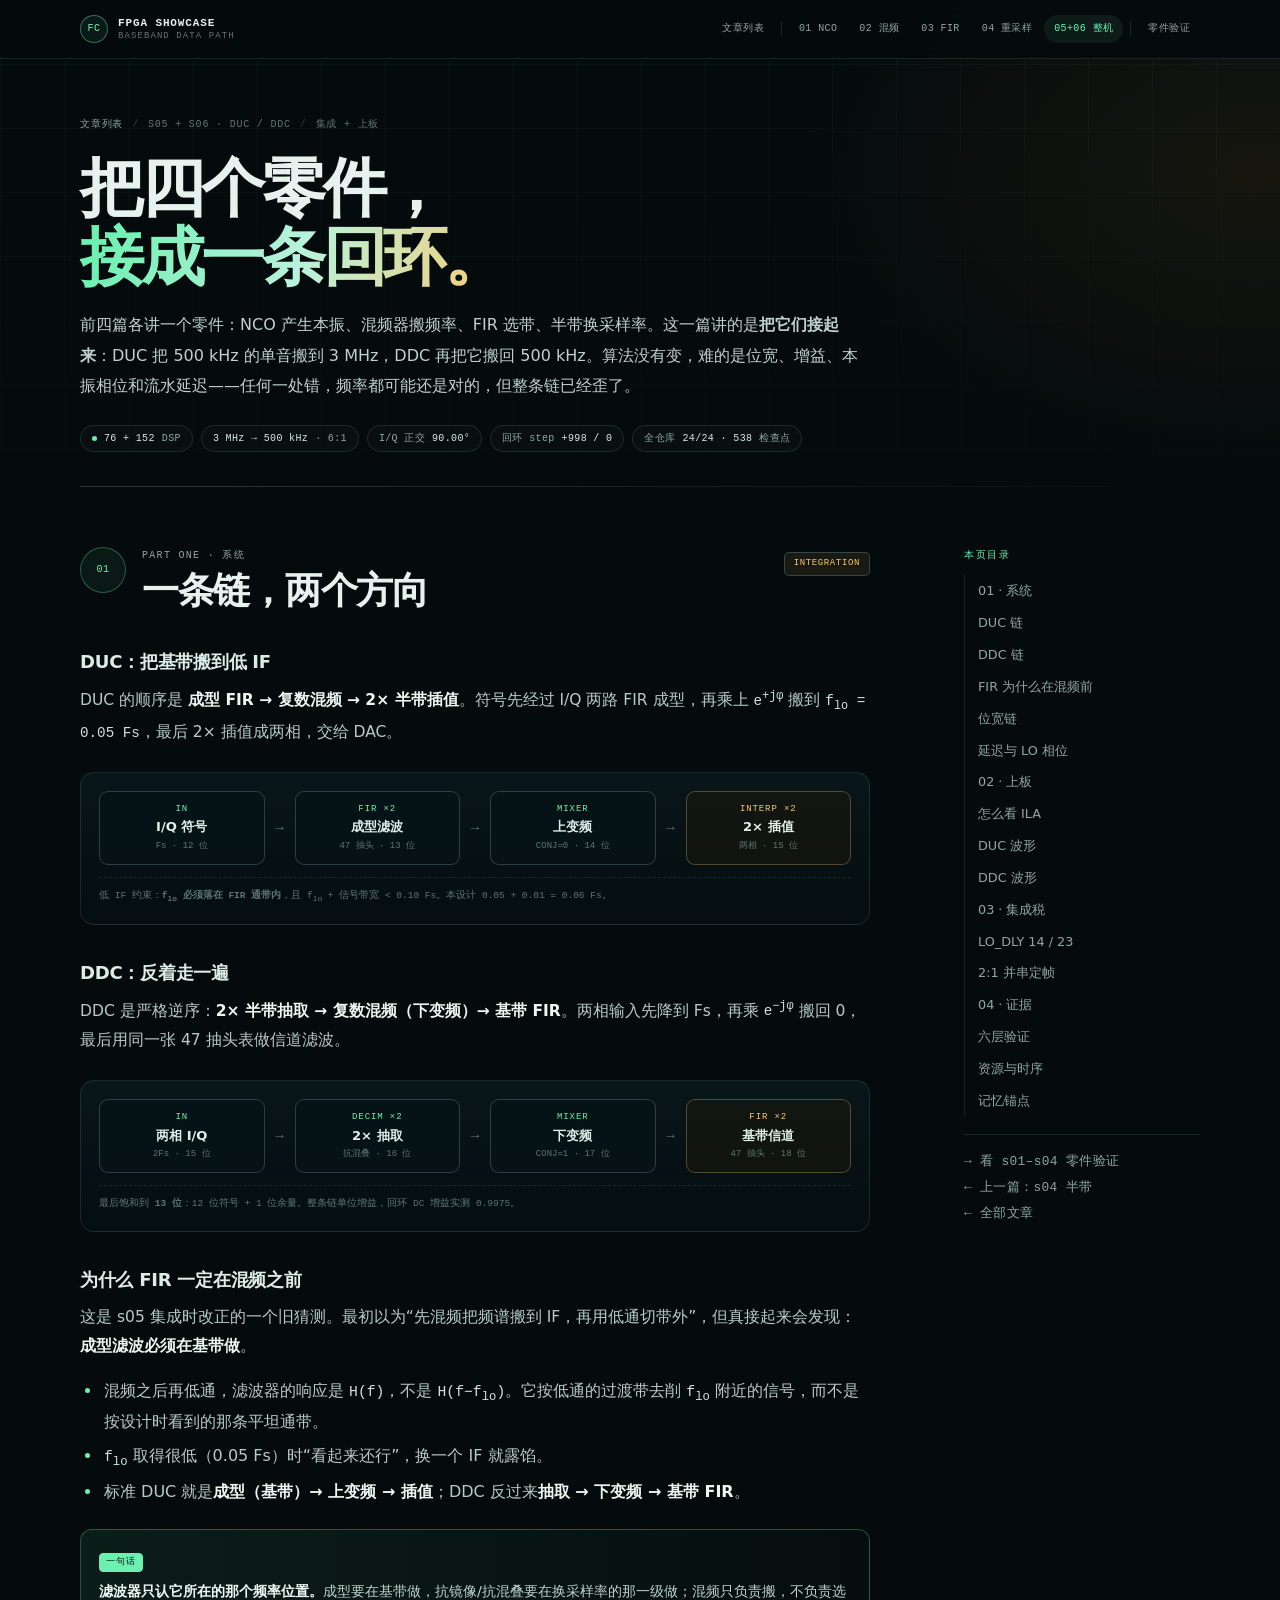
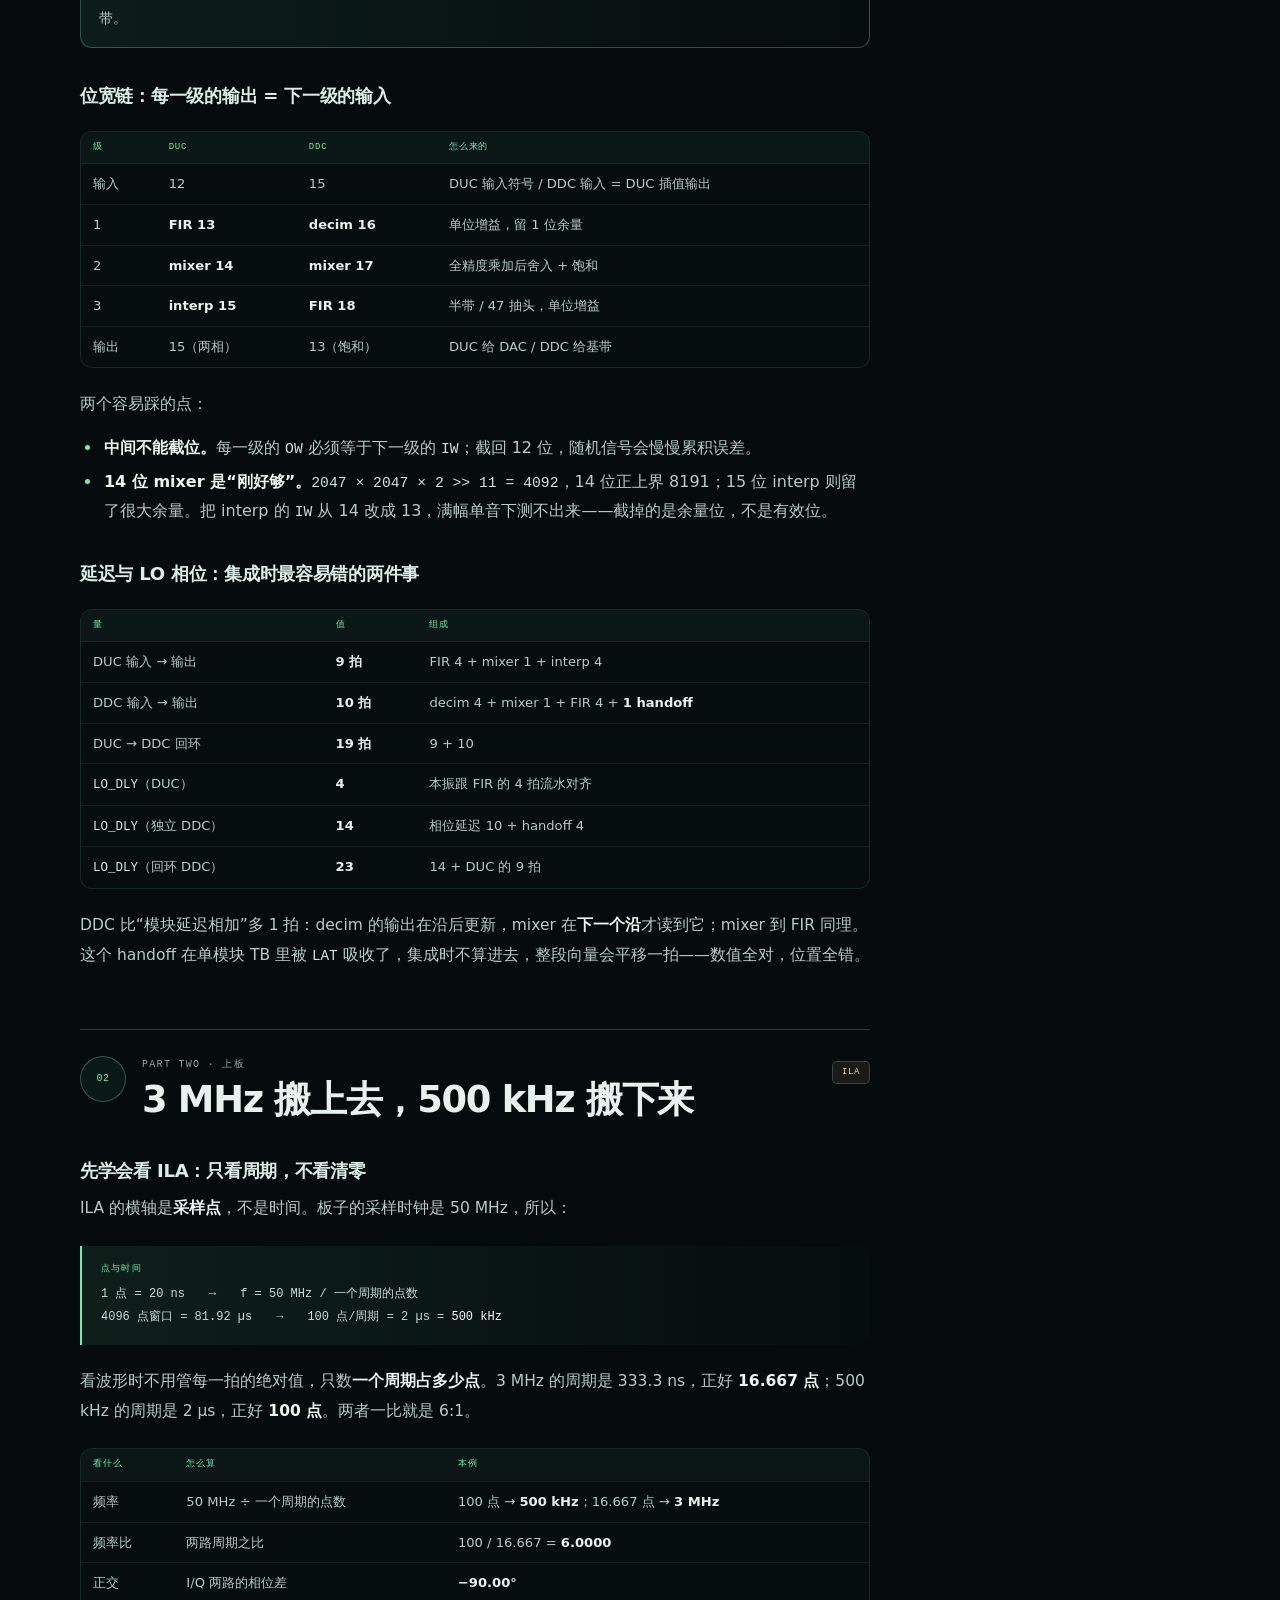
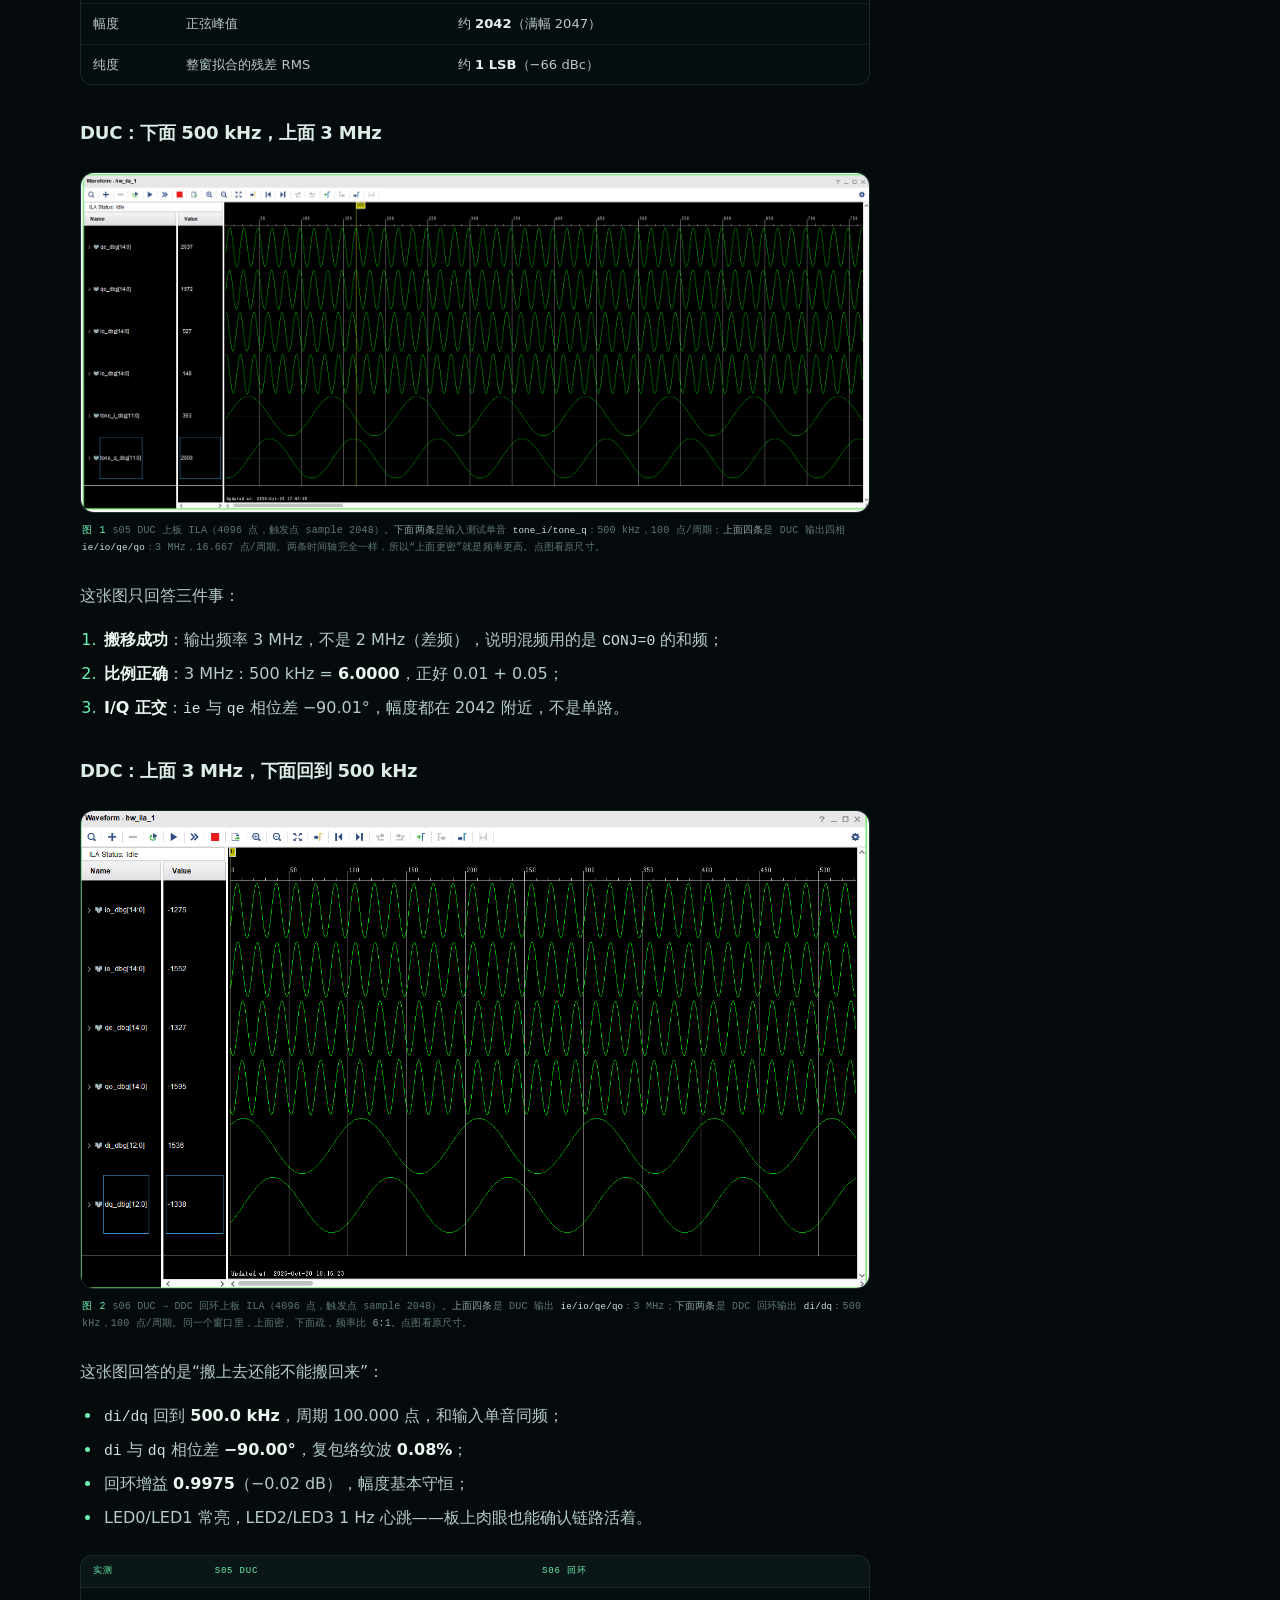
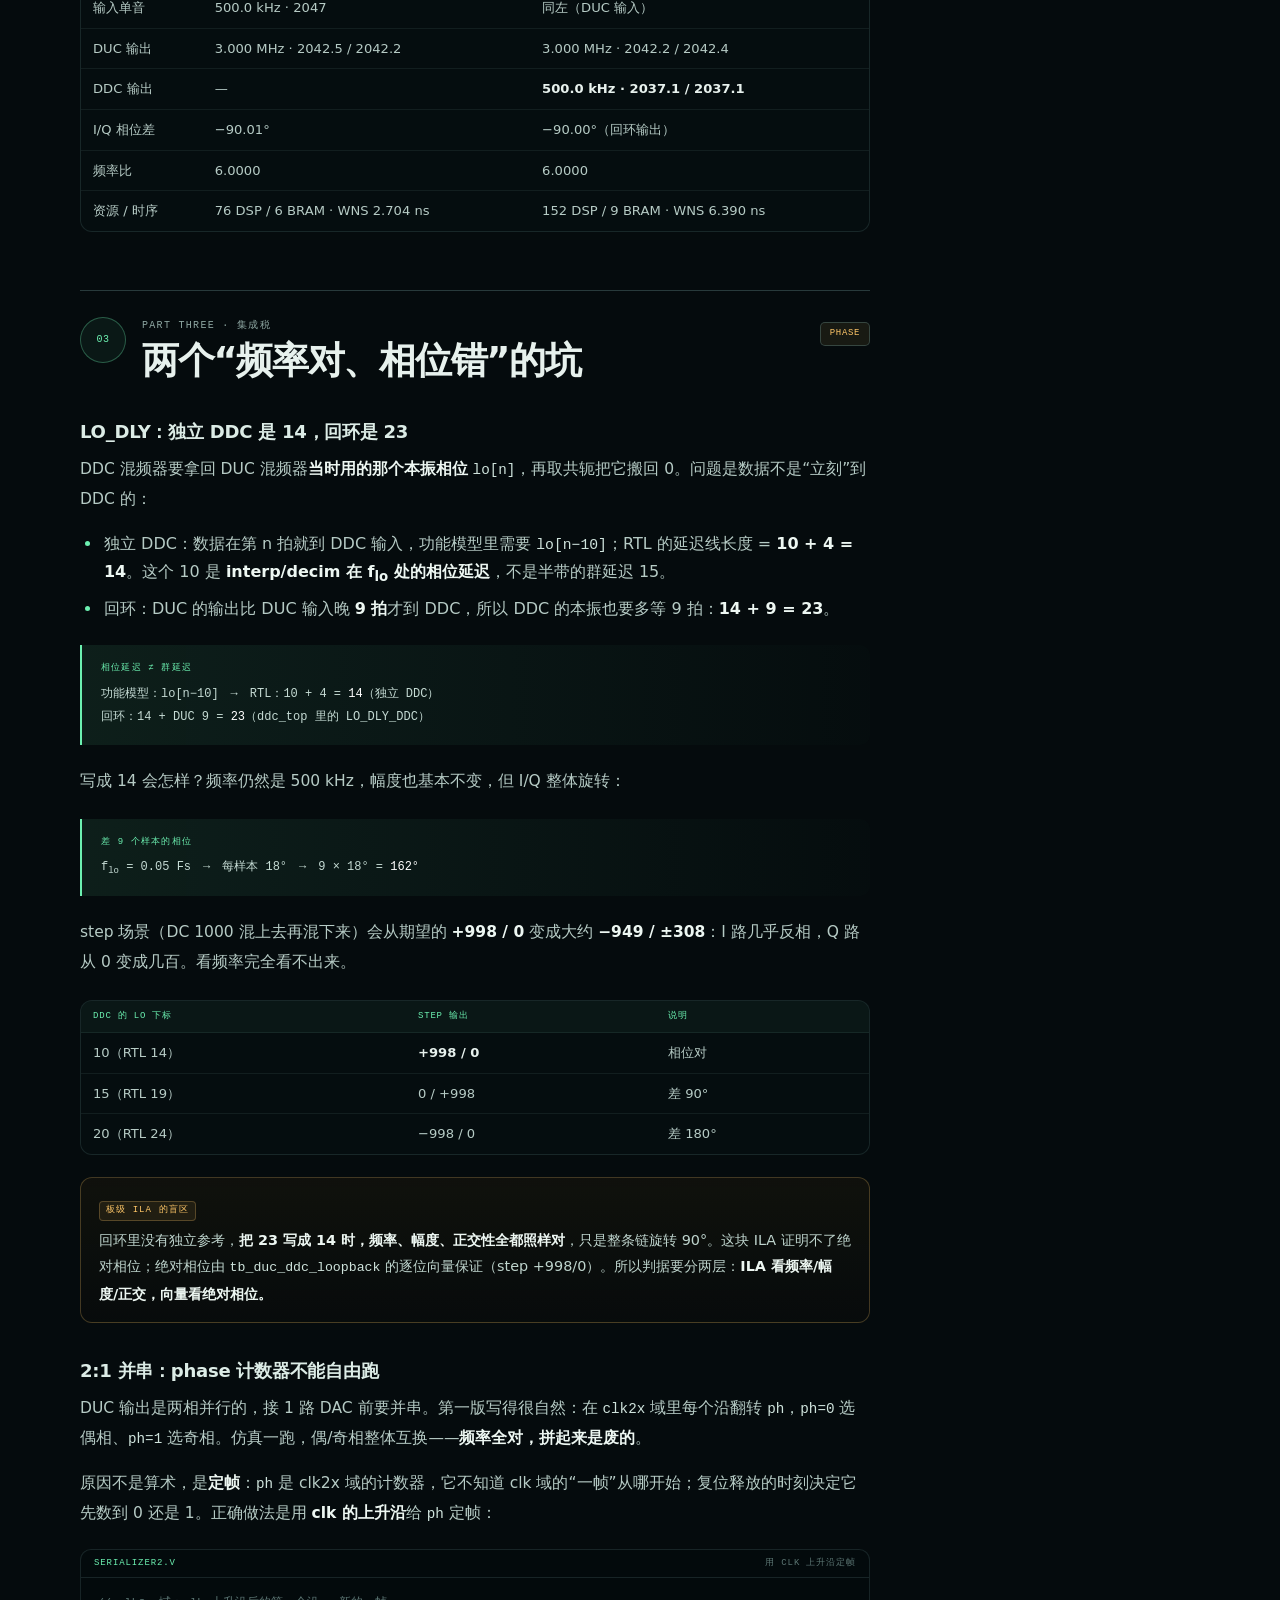
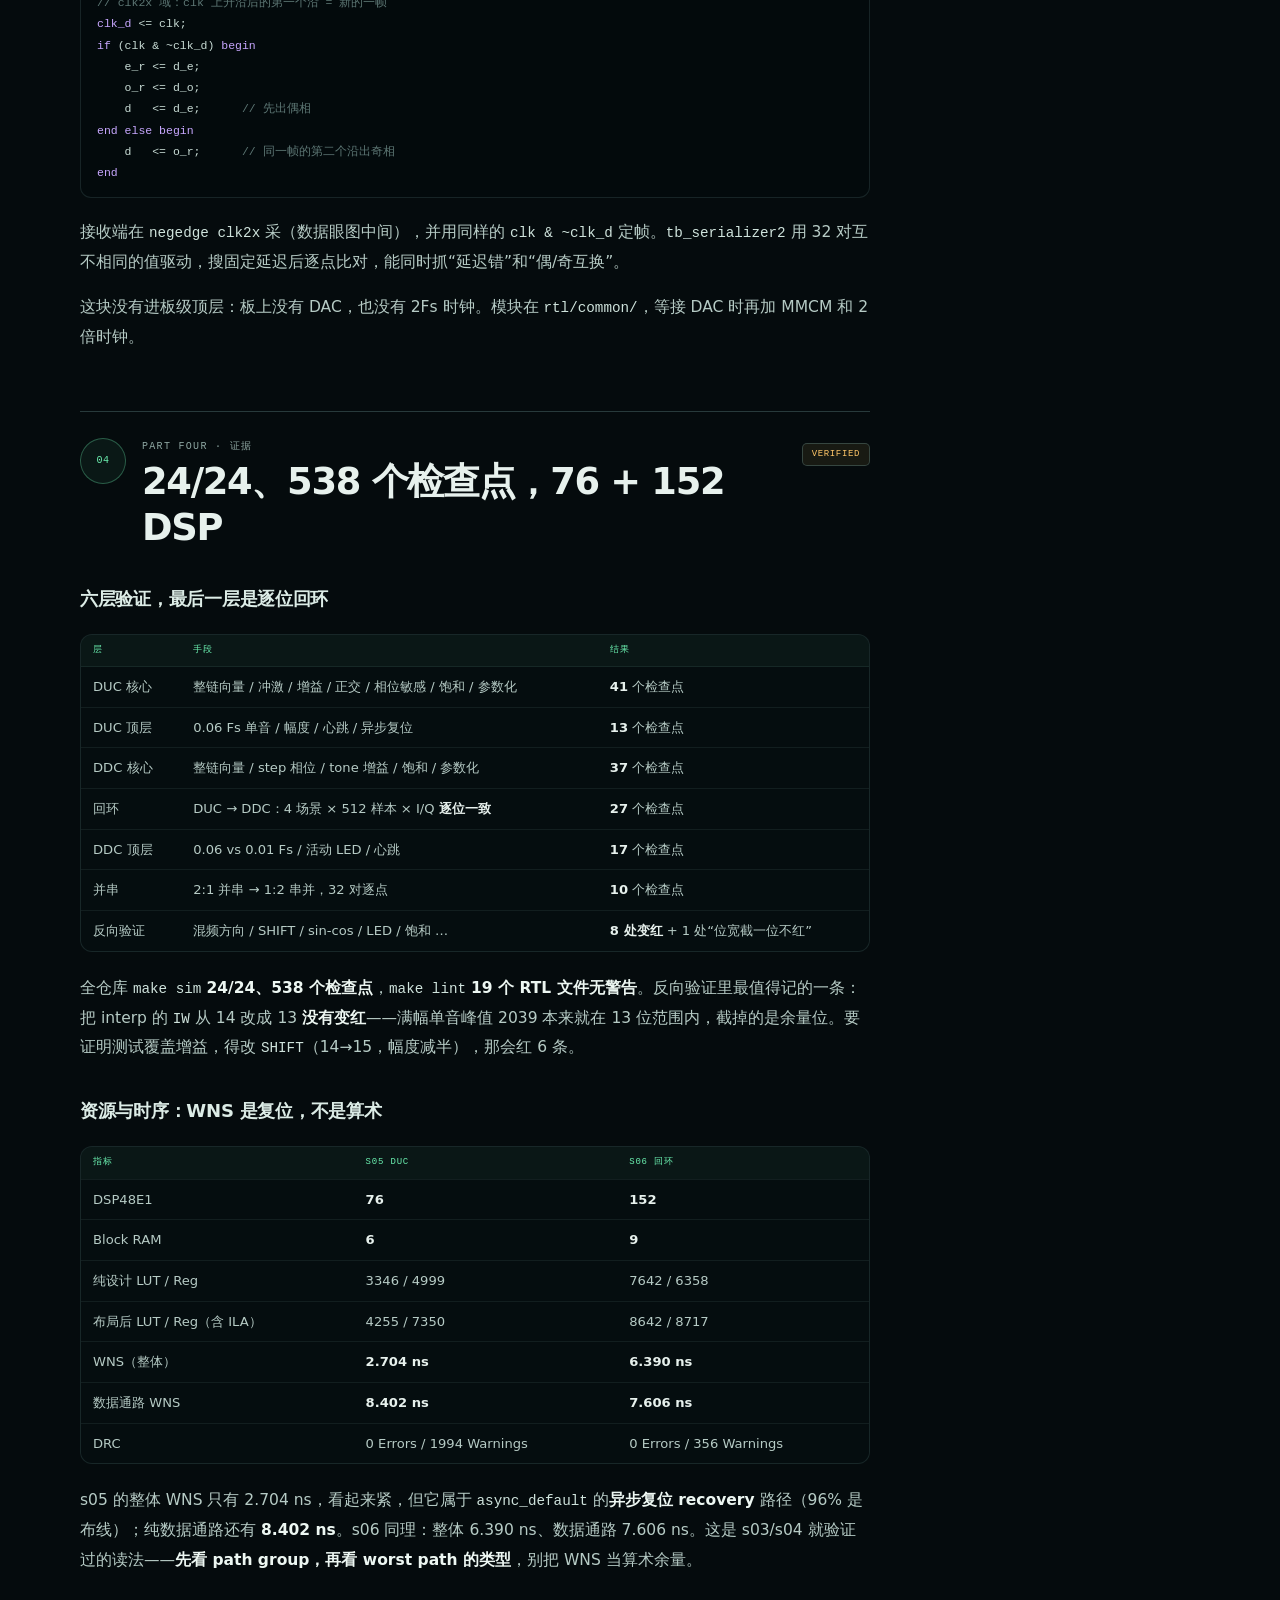
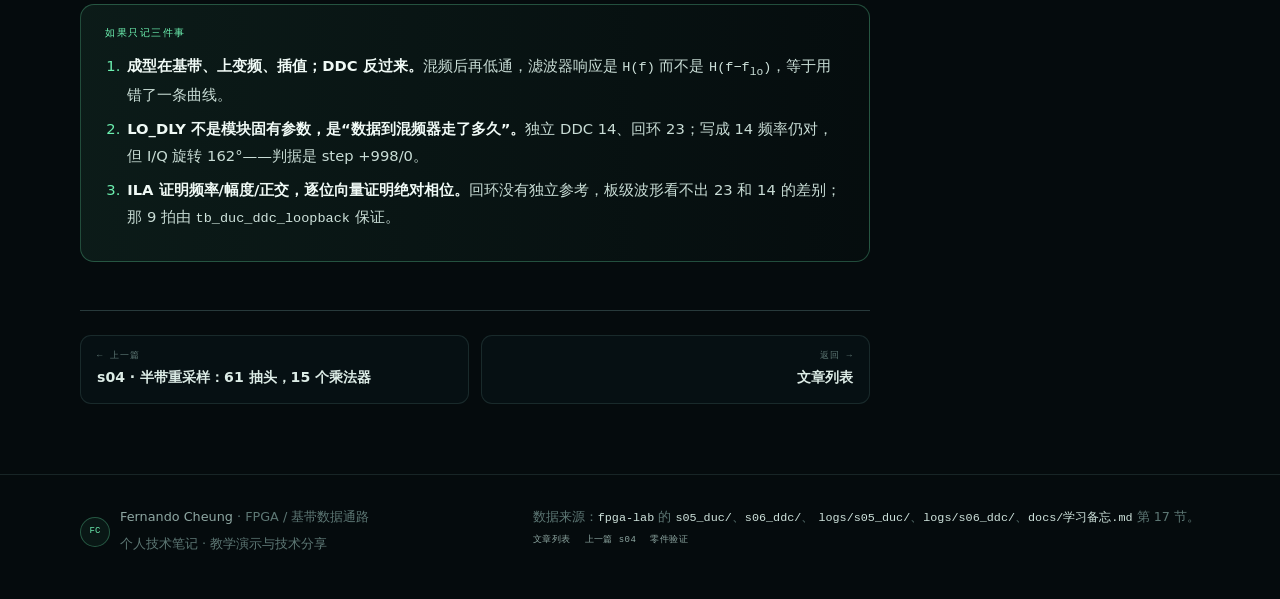
<file: s05.html>
<!DOCTYPE html>
<html lang="zh-CN">
<head>
<meta charset="UTF-8">
<meta name="viewport" content="width=device-width, initial-scale=1.0">
<meta name="color-scheme" content="dark">
<meta name="description" content="DUC / DDC 集成：FIR 成型 → 复数混频 → 2× 插值，2× 抽取 → 下变频 → 基带 FIR。s05/s06 的位宽链、LO_DLY 相位对齐、2:1 并串定帧，以及 3 MHz → 500 kHz（6:1）的 ILA 上板证据。">
<meta name="author" content="Fernando Cheung">
<title>s05 + s06 · DUC / DDC — 把四个零件接成一条回环 | FPGA Showcase</title>
<link rel="icon" href="assets/favicon.svg" type="image/svg+xml">
<meta name="theme-color" content="#050b0d">
<link rel="stylesheet" href="assets/site.css">
</head>
<body>

<header class="site-head">
  <div class="wrap">
    <a class="logo" href="index.html">
      <span class="logo-mark">FC</span>
      <span class="logo-text"><b>FPGA SHOWCASE</b><small>BASEBAND DATA PATH</small></span>
    </a>
    <nav class="site-nav" aria-label="站点导航">
      <a href="index.html">文章列表</a><span class="sep"></span>
      <a href="s01.html">01 NCO</a>
      <a href="s02.html">02 混频</a>
      <a href="s03.html">03 FIR</a>
      <a href="s04.html">04 重采样</a>
      <a class="active" href="s05.html">05+06 整机</a><span class="sep"></span>
      <a href="showcase.html">零件验证</a>
    </nav>
  </div>
</header>

<section class="page-hero">
  <div class="wrap">
    <div class="crumbs">
      <a href="index.html">文章列表</a><span class="slash">/</span>
      <span>s05 + s06 · DUC / DDC</span><span class="slash">/</span>
      <span>集成 + 上板</span>
    </div>
    <h1>把四个零件，<br><em>接成一条回环。</em></h1>
    <p class="lede">前四篇各讲一个零件：NCO 产生本振、混频器搬频率、FIR 选带、半带换采样率。这一篇讲的是<strong>把它们接起来</strong>：DUC 把 500 kHz 的单音搬到 3 MHz，DDC 再把它搬回 500 kHz。算法没有变，难的是位宽、增益、本振相位和流水延迟——任何一处错，频率都可能还是对的，但整条链已经歪了。</p>
    <div class="meta">
      <span class="chip"><span class="dot"></span><b>76 + 152</b> DSP</span>
      <span class="chip"><b>3 MHz → 500 kHz</b> · 6:1</span>
      <span class="chip">I/Q 正交 <b>90.00°</b></span>
      <span class="chip">回环 step <b>+998 / 0</b></span>
      <span class="chip">全仓库 <b>24/24 · 538</b> 检查点</span>
    </div>
    <div class="hero-rule"></div>
  </div>
</section>

<div class="wrap article-layout">
  <article class="prose article-body">

    <div class="part-head" id="system">
      <div class="part-no">01</div>
      <div>
        <p class="part-kicker">PART ONE · 系统</p>
        <h2>一条链，两个方向</h2>
      </div>
      <span class="part-tag">INTEGRATION</span>
    </div>

    <h3 id="chain">DUC：把基带搬到低 IF</h3>
    <p>DUC 的顺序是 <strong>成型 FIR → 复数混频 → 2× 半带插值</strong>。符号先经过 I/Q 两路 FIR 成型，再乘上 <code>e<sup>+jφ</sup></code> 搬到 <code>f<sub>lo</sub> = 0.05 Fs</code>，最后 2× 插值成两相，交给 DAC。</p>
    <div class="flow">
      <div class="flow-node"><span class="n">IN</span><b>I/Q 符号</b><small>Fs · 12 位</small></div>
      <div class="flow-arrow">→</div>
      <div class="flow-node"><span class="n">FIR ×2</span><b>成型滤波</b><small>47 抽头 · 13 位</small></div>
      <div class="flow-arrow">→</div>
      <div class="flow-node"><span class="n">MIXER</span><b>上变频</b><small>CONJ=0 · 14 位</small></div>
      <div class="flow-arrow">→</div>
      <div class="flow-node alt"><span class="n">INTERP ×2</span><b>2× 插值</b><small>两相 · 15 位</small></div>
      <div class="flow-note">低 IF 约束：<b>f<sub>lo</sub> 必须落在 FIR 通带内</b>，且 f<sub>lo</sub> + 信号带宽 &lt; 0.10 Fs。本设计 0.05 + 0.01 = 0.06 Fs。</div>
    </div>

    <h3 id="ddc">DDC：反着走一遍</h3>
    <p>DDC 是严格逆序：<strong>2× 半带抽取 → 复数混频（下变频）→ 基带 FIR</strong>。两相输入先降到 Fs，再乘 <code>e<sup>−jφ</sup></code> 搬回 0，最后用同一张 47 抽头表做信道滤波。</p>
    <div class="flow">
      <div class="flow-node"><span class="n">IN</span><b>两相 I/Q</b><small>2Fs · 15 位</small></div>
      <div class="flow-arrow">→</div>
      <div class="flow-node"><span class="n">DECIM ×2</span><b>2× 抽取</b><small>抗混叠 · 16 位</small></div>
      <div class="flow-arrow">→</div>
      <div class="flow-node"><span class="n">MIXER</span><b>下变频</b><small>CONJ=1 · 17 位</small></div>
      <div class="flow-arrow">→</div>
      <div class="flow-node alt"><span class="n">FIR ×2</span><b>基带信道</b><small>47 抽头 · 18 位</small></div>
      <div class="flow-note">最后饱和到 <b>13 位</b>：12 位符号 + 1 位余量。整条链单位增益，回环 DC 增益实测 0.9975。</div>
    </div>

    <h3 id="order">为什么 FIR 一定在混频之前</h3>
    <p>这是 s05 集成时改正的一个旧猜测。最初以为“先混频把频谱搬到 IF，再用低通切带外”，但真接起来会发现：<strong>成型滤波必须在基带做</strong>。</p>
    <ul>
      <li>混频之后再低通，滤波器的响应是 <code>H(f)</code>，不是 <code>H(f−f<sub>lo</sub>)</code>。它按低通的过渡带去削 <code>f<sub>lo</sub></code> 附近的信号，而不是按设计时看到的那条平坦通带。</li>
      <li><code>f<sub>lo</sub></code> 取得很低（0.05 Fs）时“看起来还行”，换一个 IF 就露馅。</li>
      <li>标准 DUC 就是<strong>成型（基带）→ 上变频 → 插值</strong>；DDC 反过来<strong>抽取 → 下变频 → 基带 FIR</strong>。</li>
    </ul>
    <div class="callout key">
      <span class="tag">一句话</span>
      <p><strong>滤波器只认它所在的那个频率位置。</strong>成型要在基带做，抗镜像/抗混叠要在换采样率的那一级做；混频只负责搬，不负责选带。</p>
    </div>

    <h3 id="width">位宽链：每一级的输出 = 下一级的输入</h3>
    <div class="table-wrap">
      <table class="data">
        <thead><tr><th>级</th><th>DUC</th><th>DDC</th><th>怎么来的</th></tr></thead>
        <tbody>
          <tr><td>输入</td><td>12</td><td>15</td><td>DUC 输入符号 / DDC 输入 = DUC 插值输出</td></tr>
          <tr><td>1</td><td><b>FIR 13</b></td><td><b>decim 16</b></td><td>单位增益，留 1 位余量</td></tr>
          <tr><td>2</td><td><b>mixer 14</b></td><td><b>mixer 17</b></td><td>全精度乘加后舍入 + 饱和</td></tr>
          <tr><td>3</td><td><b>interp 15</b></td><td><b>FIR 18</b></td><td>半带 / 47 抽头，单位增益</td></tr>
          <tr><td>输出</td><td>15（两相）</td><td>13（饱和）</td><td>DUC 给 DAC / DDC 给基带</td></tr>
        </tbody>
      </table>
    </div>
    <p>两个容易踩的点：</p>
    <ul>
      <li><strong>中间不能截位。</strong>每一级的 <code>OW</code> 必须等于下一级的 <code>IW</code>；截回 12 位，随机信号会慢慢累积误差。</li>
      <li><strong>14 位 mixer 是“刚好够”。</strong><code>2047 × 2047 × 2 &gt;&gt; 11 = 4092</code>，14 位正上界 8191；15 位 interp 则留了很大余量。把 interp 的 <code>IW</code> 从 14 改成 13，满幅单音下测不出来——截掉的是余量位，不是有效位。</li>
    </ul>

    <h3 id="latency">延迟与 LO 相位：集成时最容易错的两件事</h3>
    <div class="table-wrap">
      <table class="data">
        <thead><tr><th>量</th><th>值</th><th>组成</th></tr></thead>
        <tbody>
          <tr><td>DUC 输入 → 输出</td><td><b>9 拍</b></td><td>FIR 4 + mixer 1 + interp 4</td></tr>
          <tr><td>DDC 输入 → 输出</td><td><b>10 拍</b></td><td>decim 4 + mixer 1 + FIR 4 + <b>1 handoff</b></td></tr>
          <tr><td>DUC → DDC 回环</td><td><b>19 拍</b></td><td>9 + 10</td></tr>
          <tr><td><code>LO_DLY</code>（DUC）</td><td><b>4</b></td><td>本振跟 FIR 的 4 拍流水对齐</td></tr>
          <tr><td><code>LO_DLY</code>（独立 DDC）</td><td><b>14</b></td><td>相位延迟 10 + handoff 4</td></tr>
          <tr><td><code>LO_DLY</code>（回环 DDC）</td><td><b>23</b></td><td>14 + DUC 的 9 拍</td></tr>
        </tbody>
      </table>
    </div>
    <p>DDC 比“模块延迟相加”多 1 拍：decim 的输出在沿后更新，mixer 在<strong>下一个沿</strong>才读到它；mixer 到 FIR 同理。这个 handoff 在单模块 TB 里被 <code>LAT</code> 吸收了，集成时不算进去，整段向量会平移一拍——数值全对，位置全错。</p>

    <div class="part-head" id="board">
      <div class="part-no">02</div>
      <div>
        <p class="part-kicker">PART TWO · 上板</p>
        <h2>3 MHz 搬上去，500 kHz 搬下来</h2>
      </div>
      <span class="part-tag">ILA</span>
    </div>

    <h3 id="howto">先学会看 ILA：只看周期，不看清零</h3>
    <p>ILA 的横轴是<strong>采样点</strong>，不是时间。板子的采样时钟是 50 MHz，所以：</p>
    <div class="eq">
      <span class="eq-title">点与时间</span>
      1 点 = 20 ns　　→　　f = 50 MHz / 一个周期的点数<br>
      4096 点窗口 = 81.92 µs　　→　　100 点/周期 = 2 µs = <b>500 kHz</b>
    </div>
    <p>看波形时不用管每一拍的绝对值，只数<strong>一个周期占多少点</strong>。3 MHz 的周期是 333.3 ns，正好 <strong>16.667 点</strong>；500 kHz 的周期是 2 µs，正好 <strong>100 点</strong>。两者一比就是 6:1。</p>
    <div class="table-wrap">
      <table class="data">
        <thead><tr><th>看什么</th><th>怎么算</th><th>本例</th></tr></thead>
        <tbody>
          <tr><td>频率</td><td>50 MHz ÷ 一个周期的点数</td><td>100 点 → <b>500 kHz</b>；16.667 点 → <b>3 MHz</b></td></tr>
          <tr><td>频率比</td><td>两路周期之比</td><td>100 / 16.667 = <b>6.0000</b></td></tr>
          <tr><td>正交</td><td>I/Q 两路的相位差</td><td><b>−90.00°</b></td></tr>
          <tr><td>幅度</td><td>正弦峰值</td><td>约 <b>2042</b>（满幅 2047）</td></tr>
          <tr><td>纯度</td><td>整窗拟合的残差 RMS</td><td>约 <b>1 LSB</b>（−66 dBc）</td></tr>
        </tbody>
      </table>
    </div>

    <h3 id="duc-fig">DUC：下面 500 kHz，上面 3 MHz</h3>
    <figure class="figure">
      <div class="canvas">
        <a href="assets/img/s05-ila-duc.png" target="_blank" rel="noopener"><img src="assets/img/s05-ila-duc.png" alt="s05 DUC 的 ILA 波形：tone_i/tone_q 是 500 kHz 输入，ie/io/qe/qo 是 3 MHz 输出四相" loading="lazy"></a>
      </div>
      <figcaption><span class="fig-label">图 1</span>s05 DUC 上板 ILA（4096 点，触发点 sample 2048）。<b>下面两条</b>是输入测试单音 <code>tone_i/tone_q</code>：500 kHz，100 点/周期；<b>上面四条</b>是 DUC 输出四相 <code>ie/io/qe/qo</code>：3 MHz，16.667 点/周期。两条时间轴完全一样，所以“上面更密”就是频率更高。点图看原尺寸。</figcaption>
    </figure>
    <p>这张图只回答三件事：</p>
    <ol>
      <li><strong>搬移成功</strong>：输出频率 3 MHz，不是 2 MHz（差频），说明混频用的是 <code>CONJ=0</code> 的和频；</li>
      <li><strong>比例正确</strong>：3 MHz : 500 kHz = <strong>6.0000</strong>，正好 0.01 + 0.05；</li>
      <li><strong>I/Q 正交</strong>：<code>ie</code> 与 <code>qe</code> 相位差 −90.01°，幅度都在 2042 附近，不是单路。</li>
    </ol>

    <h3 id="ddc-fig">DDC：上面 3 MHz，下面回到 500 kHz</h3>
    <figure class="figure">
      <div class="canvas">
        <a href="assets/img/s06-ila-ddc.png" target="_blank" rel="noopener"><img src="assets/img/s06-ila-ddc.png" alt="s06 DUC→DDC 回环的 ILA 波形：上面四条是 3 MHz 的 DUC 输出，下面两条是 500 kHz 的回环输出" loading="lazy"></a>
      </div>
      <figcaption><span class="fig-label">图 2</span>s06 DUC → DDC 回环上板 ILA（4096 点，触发点 sample 2048）。<b>上面四条</b>是 DUC 输出 <code>ie/io/qe/qo</code>：3 MHz；<b>下面两条</b>是 DDC 回环输出 <code>di/dq</code>：500 kHz，100 点/周期。同一个窗口里，上面密、下面疏，频率比 <b>6:1</b>。点图看原尺寸。</figcaption>
    </figure>
    <p>这张图回答的是“搬上去还能不能搬回来”：</p>
    <ul>
      <li><code>di/dq</code> 回到 <strong>500.0 kHz</strong>，周期 100.000 点，和输入单音同频；</li>
      <li><code>di</code> 与 <code>dq</code> 相位差 <strong>−90.00°</strong>，复包络纹波 <strong>0.08%</strong>；</li>
      <li>回环增益 <strong>0.9975</strong>（−0.02 dB），幅度基本守恒；</li>
      <li>LED0/LED1 常亮，LED2/LED3 1 Hz 心跳——板上肉眼也能确认链路活着。</li>
    </ul>

    <div class="table-wrap">
      <table class="data">
        <thead><tr><th>实测</th><th>s05 DUC</th><th>s06 回环</th></tr></thead>
        <tbody>
          <tr><td>输入单音</td><td>500.0 kHz · 2047</td><td>同左（DUC 输入）</td></tr>
          <tr><td>DUC 输出</td><td>3.000 MHz · 2042.5 / 2042.2</td><td>3.000 MHz · 2042.2 / 2042.4</td></tr>
          <tr><td>DDC 输出</td><td>—</td><td><b>500.0 kHz · 2037.1 / 2037.1</b></td></tr>
          <tr><td>I/Q 相位差</td><td>−90.01°</td><td>−90.00°（回环输出）</td></tr>
          <tr><td>频率比</td><td>6.0000</td><td>6.0000</td></tr>
          <tr><td>资源 / 时序</td><td>76 DSP / 6 BRAM · WNS 2.704 ns</td><td>152 DSP / 9 BRAM · WNS 6.390 ns</td></tr>
        </tbody>
      </table>
    </div>

    <div class="part-head" id="tax">
      <div class="part-no">03</div>
      <div>
        <p class="part-kicker">PART THREE · 集成税</p>
        <h2>两个“频率对、相位错”的坑</h2>
      </div>
      <span class="part-tag">PHASE</span>
    </div>

    <h3 id="lodly">LO_DLY：独立 DDC 是 14，回环是 23</h3>
    <p>DDC 混频器要拿回 DUC 混频器<strong>当时用的那个本振相位</strong> <code>lo[n]</code>，再取共轭把它搬回 0。问题是数据不是“立刻”到 DDC 的：</p>
    <ul>
      <li>独立 DDC：数据在第 n 拍就到 DDC 输入，功能模型里需要 <code>lo[n−10]</code>；RTL 的延迟线长度 = <strong>10 + 4 = 14</strong>。这个 10 是 <strong>interp/decim 在 f<sub>lo</sub> 处的相位延迟</strong>，不是半带的群延迟 15。</li>
      <li>回环：DUC 的输出比 DUC 输入晚 <strong>9 拍</strong>才到 DDC，所以 DDC 的本振也要多等 9 拍：<strong>14 + 9 = 23</strong>。</li>
    </ul>
    <div class="eq">
      <span class="eq-title">相位延迟 ≠ 群延迟</span>
      功能模型：lo[n−10]　→　RTL：10 + 4 = <b>14</b>（独立 DDC）<br>
      回环：14 + DUC 9 = <b>23</b>（ddc_top 里的 LO_DLY_DDC）
    </div>
    <p>写成 14 会怎样？频率仍然是 500 kHz，幅度也基本不变，但 I/Q 整体旋转：</p>
    <div class="eq">
      <span class="eq-title">差 9 个样本的相位</span>
      f<sub>lo</sub> = 0.05 Fs　→　每样本 18°　→　9 × 18° = <b>162°</b>
    </div>
    <p>step 场景（DC 1000 混上去再混下来）会从期望的 <strong>+998 / 0</strong> 变成大约 <strong>−949 / ±308</strong>：I 路几乎反相，Q 路从 0 变成几百。看频率完全看不出来。</p>
    <div class="table-wrap">
      <table class="data">
        <thead><tr><th>DDC 的 LO 下标</th><th>step 输出</th><th>说明</th></tr></thead>
        <tbody>
          <tr><td>10（RTL 14）</td><td><b>+998 / 0</b></td><td>相位对</td></tr>
          <tr><td>15（RTL 19）</td><td>0 / +998</td><td>差 90°</td></tr>
          <tr><td>20（RTL 24）</td><td>−998 / 0</td><td>差 180°</td></tr>
        </tbody>
      </table>
    </div>
    <div class="callout warn">
      <span class="tag">板级 ILA 的盲区</span>
      <p>回环里没有独立参考，<strong>把 23 写成 14 时，频率、幅度、正交性全都照样对</strong>，只是整条链旋转 90°。这块 ILA 证明不了绝对相位；绝对相位由 <code>tb_duc_ddc_loopback</code> 的逐位向量保证（step +998/0）。所以判据要分两层：<strong>ILA 看频率/幅度/正交，向量看绝对相位。</strong></p>
    </div>

    <h3 id="ser">2:1 并串：phase 计数器不能自由跑</h3>
    <p>DUC 输出是两相并行的，接 1 路 DAC 前要并串。第一版写得很自然：在 <code>clk2x</code> 域里每个沿翻转 <code>ph</code>，<code>ph=0</code> 选偶相、<code>ph=1</code> 选奇相。仿真一跑，偶/奇相整体互换——<strong>频率全对，拼起来是废的</strong>。</p>
    <p>原因不是算术，是<strong>定帧</strong>：<code>ph</code> 是 clk2x 域的计数器，它不知道 clk 域的“一帧”从哪开始；复位释放的时刻决定它先数到 0 还是 1。正确做法是用 <strong>clk 的上升沿</strong>给 <code>ph</code> 定帧：</p>
    <div class="code">
      <div class="code-head"><b>serializer2.v</b><span>用 clk 上升沿定帧</span></div>
<pre><span class="c">// clk2x 域：clk 上升沿后的第一个沿 = 新的一帧</span>
<span class="k">clk_d</span> &lt;= clk;
<span class="k">if</span> (clk &amp; ~clk_d) <span class="k">begin</span>
    e_r &lt;= d_e;
    o_r &lt;= d_o;
    d   &lt;= d_e;      <span class="c">// 先出偶相</span>
<span class="k">end else begin</span>
    d   &lt;= o_r;      <span class="c">// 同一帧的第二个沿出奇相</span>
<span class="k">end</span></pre>
    </div>
    <p>接收端在 <code>negedge clk2x</code> 采（数据眼图中间），并用同样的 <code>clk &amp; ~clk_d</code> 定帧。<code>tb_serializer2</code> 用 32 对互不相同的值驱动，搜固定延迟后逐点比对，能同时抓“延迟错”和“偶/奇互换”。</p>
    <p>这块没有进板级顶层：板上没有 DAC，也没有 2Fs 时钟。模块在 <code>rtl/common/</code>，等接 DAC 时再加 MMCM 和 2 倍时钟。</p>

    <div class="part-head" id="evidence">
      <div class="part-no">04</div>
      <div>
        <p class="part-kicker">PART FOUR · 证据</p>
        <h2>24/24、538 个检查点，76 + 152 DSP</h2>
      </div>
      <span class="part-tag">VERIFIED</span>
    </div>

    <h3 id="tb">六层验证，最后一层是逐位回环</h3>
    <div class="table-wrap">
      <table class="data">
        <thead><tr><th>层</th><th>手段</th><th>结果</th></tr></thead>
        <tbody>
          <tr><td>DUC 核心</td><td>整链向量 / 冲激 / 增益 / 正交 / 相位敏感 / 饱和 / 参数化</td><td><b>41</b> 个检查点</td></tr>
          <tr><td>DUC 顶层</td><td>0.06 Fs 单音 / 幅度 / 心跳 / 异步复位</td><td><b>13</b> 个检查点</td></tr>
          <tr><td>DDC 核心</td><td>整链向量 / step 相位 / tone 增益 / 饱和 / 参数化</td><td><b>37</b> 个检查点</td></tr>
          <tr><td>回环</td><td>DUC → DDC：4 场景 × 512 样本 × I/Q <b>逐位一致</b></td><td><b>27</b> 个检查点</td></tr>
          <tr><td>DDC 顶层</td><td>0.06 vs 0.01 Fs / 活动 LED / 心跳</td><td><b>17</b> 个检查点</td></tr>
          <tr><td>并串</td><td>2:1 并串 → 1:2 串并，32 对逐点</td><td><b>10</b> 个检查点</td></tr>
          <tr><td>反向验证</td><td>混频方向 / SHIFT / sin-cos / LED / 饱和 …</td><td><b>8 处变红</b> + 1 处“位宽截一位不红”</td></tr>
        </tbody>
      </table>
    </div>
    <p>全仓库 <code>make sim</code> <strong>24/24、538 个检查点</strong>，<code>make lint</code> <strong>19 个 RTL 文件无警告</strong>。反向验证里最值得记的一条：把 interp 的 <code>IW</code> 从 14 改成 13 <strong>没有变红</strong>——满幅单音峰值 2039 本来就在 13 位范围内，截掉的是余量位。要证明测试覆盖增益，得改 <code>SHIFT</code>（14→15，幅度减半），那会红 6 条。</p>

    <h3 id="resource">资源与时序：WNS 是复位，不是算术</h3>
    <div class="table-wrap">
      <table class="data">
        <thead><tr><th>指标</th><th>s05 DUC</th><th>s06 回环</th></tr></thead>
        <tbody>
          <tr><td>DSP48E1</td><td><b>76</b></td><td><b>152</b></td></tr>
          <tr><td>Block RAM</td><td><b>6</b></td><td><b>9</b></td></tr>
          <tr><td>纯设计 LUT / Reg</td><td>3346 / 4999</td><td>7642 / 6358</td></tr>
          <tr><td>布局后 LUT / Reg（含 ILA）</td><td>4255 / 7350</td><td>8642 / 8717</td></tr>
          <tr><td>WNS（整体）</td><td><b>2.704 ns</b></td><td><b>6.390 ns</b></td></tr>
          <tr><td>数据通路 WNS</td><td><b>8.402 ns</b></td><td><b>7.606 ns</b></td></tr>
          <tr><td>DRC</td><td>0 Errors / 1994 Warnings</td><td>0 Errors / 356 Warnings</td></tr>
        </tbody>
      </table>
    </div>
    <p>s05 的整体 WNS 只有 2.704 ns，看起来紧，但它属于 <code>async_default</code> 的<strong>异步复位 recovery</strong> 路径（96% 是布线）；纯数据通路还有 <strong>8.402 ns</strong>。s06 同理：整体 6.390 ns、数据通路 7.606 ns。这是 s03/s04 就验证过的读法——<strong>先看 path group，再看 worst path 的类型</strong>，别把 WNS 当算术余量。</p>

    <div class="takeaways" id="takeaways">
      <h3>如果只记三件事</h3>
      <ol>
        <li><b>成型在基带、上变频、插值；DDC 反过来。</b>混频后再低通，滤波器响应是 <code>H(f)</code> 而不是 <code>H(f−f<sub>lo</sub>)</code>，等于用错了一条曲线。</li>
        <li><b>LO_DLY 不是模块固有参数，是“数据到混频器走了多久”。</b>独立 DDC 14、回环 23；写成 14 频率仍对，但 I/Q 旋转 162°——判据是 step +998/0。</li>
        <li><b>ILA 证明频率/幅度/正交，逐位向量证明绝对相位。</b>回环没有独立参考，板级波形看不出 23 和 14 的差别；那 9 拍由 <code>tb_duc_ddc_loopback</code> 保证。</li>
      </ol>
    </div>

    <nav class="pager" aria-label="上一篇 / 下一篇">
      <a href="s04.html"><span class="dir">← 上一篇</span><span class="ttl">s04 · 半带重采样：61 抽头，15 个乘法器</span></a>
      <a class="next" href="index.html"><span class="dir">返回 →</span><span class="ttl">文章列表</span></a>
    </nav>
  </article>

  <aside class="toc" aria-label="本页目录">
    <p class="toc-title">本页目录</p>
    <ol>
      <li><a href="#system">01 · 系统</a></li>
      <li><a href="#chain">DUC 链</a></li>
      <li><a href="#ddc">DDC 链</a></li>
      <li><a href="#order">FIR 为什么在混频前</a></li>
      <li><a href="#width">位宽链</a></li>
      <li><a href="#latency">延迟与 LO 相位</a></li>
      <li><a href="#board">02 · 上板</a></li>
      <li><a href="#howto">怎么看 ILA</a></li>
      <li><a href="#duc-fig">DUC 波形</a></li>
      <li><a href="#ddc-fig">DDC 波形</a></li>
      <li><a href="#tax">03 · 集成税</a></li>
      <li><a href="#lodly">LO_DLY 14 / 23</a></li>
      <li><a href="#ser">2:1 并串定帧</a></li>
      <li><a href="#evidence">04 · 证据</a></li>
      <li><a href="#tb">六层验证</a></li>
      <li><a href="#resource">资源与时序</a></li>
      <li><a href="#takeaways">记忆锚点</a></li>
    </ol>
    <div class="toc-foot">
      <a href="showcase.html#s04">→ 看 s01–s04 零件验证</a>
      <a href="s04.html">← 上一篇：s04 半带</a>
      <a href="index.html">← 全部文章</a>
    </div>
  </aside>
</div>

<footer class="site-foot">
  <div class="wrap">
    <div class="foot-id">
      <span class="foot-mark">FC</span>
      <div>
        <p><b>Fernando Cheung</b> · FPGA / 基带数据通路</p>
        <p>个人技术笔记 · 教学演示与技术分享</p>
      </div>
    </div>
    <div>
      <p>数据来源：<code>fpga-lab</code> 的 <code>s05_duc/</code>、<code>s06_ddc/</code>、
      <code>logs/s05_duc/</code>、<code>logs/s06_ddc/</code>、<code>docs/学习备忘.md</code> 第 17 节。</p>
      <div class="foot-links">
        <a href="index.html">文章列表</a>
        <a href="s04.html">上一篇 s04</a>
        <a href="showcase.html">零件验证</a>
      </div>
    </div>
  </div>
</footer>

</body>
</html>
</file>
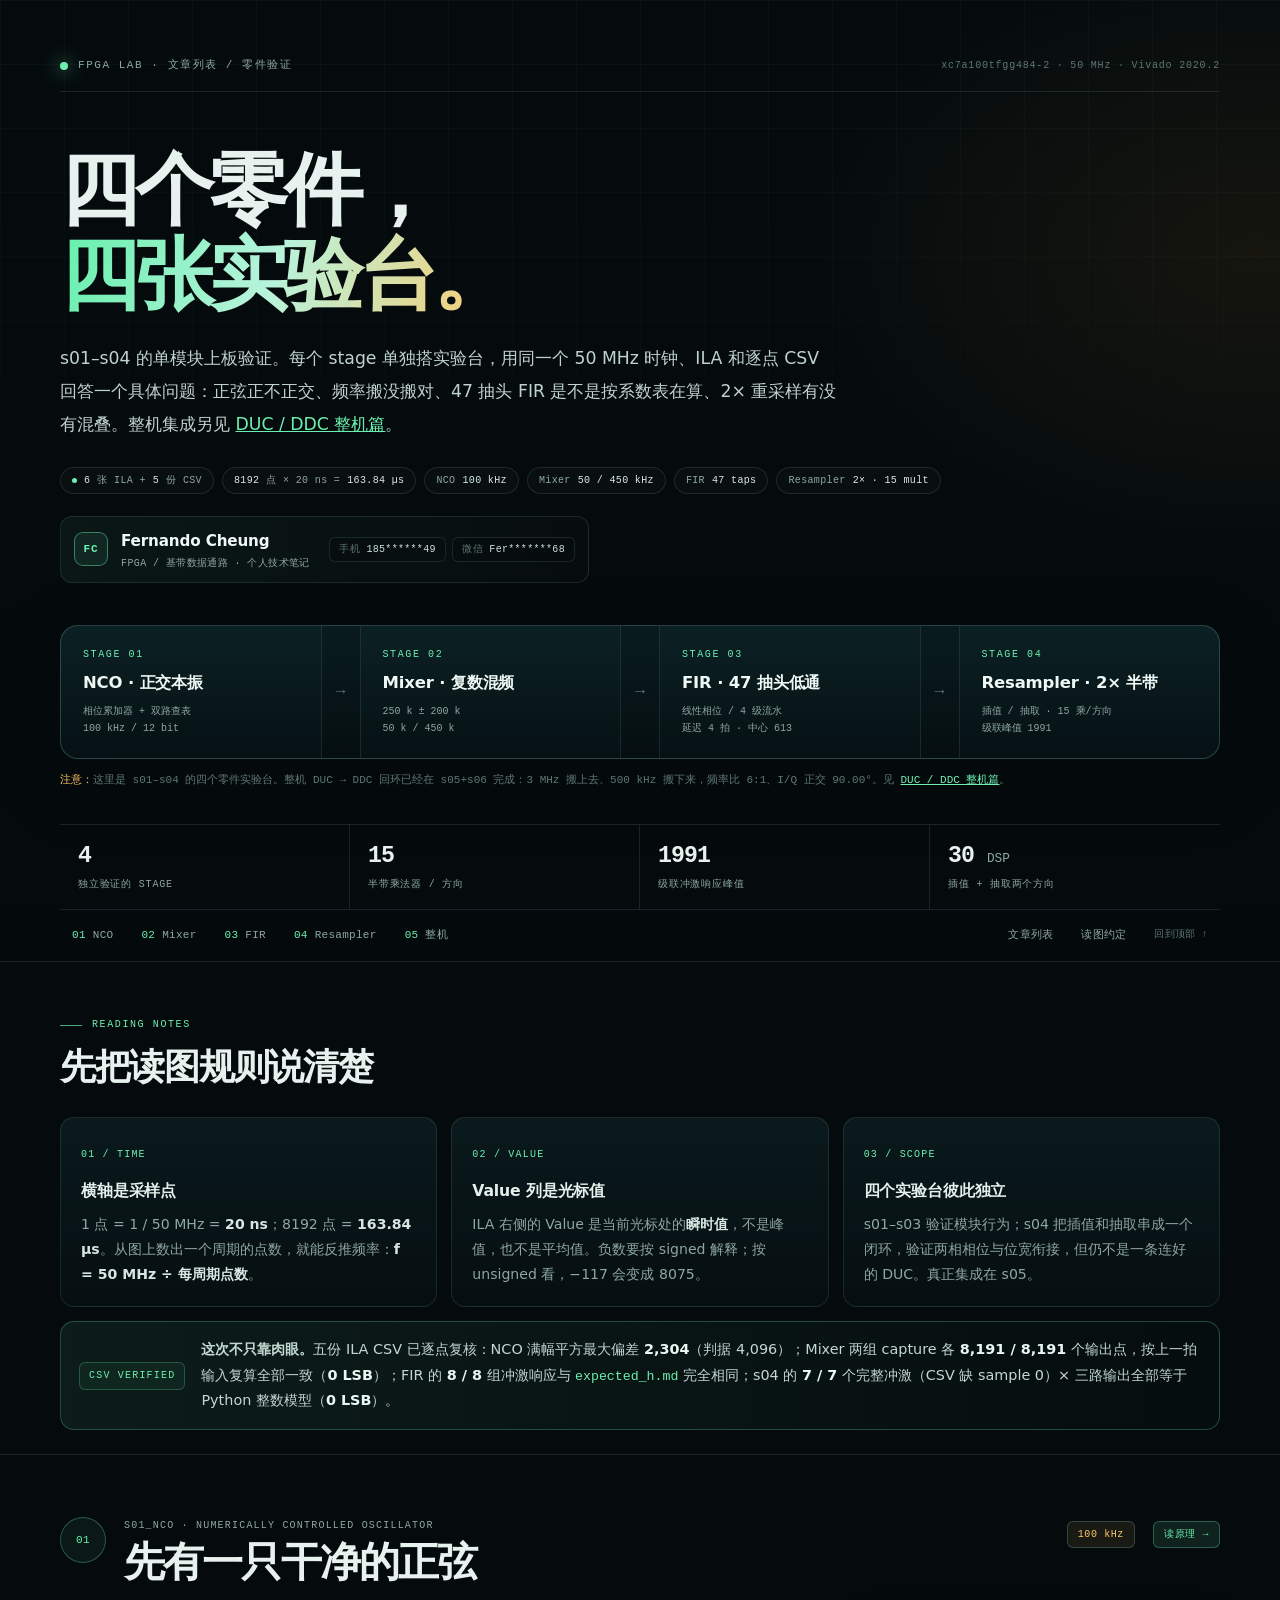
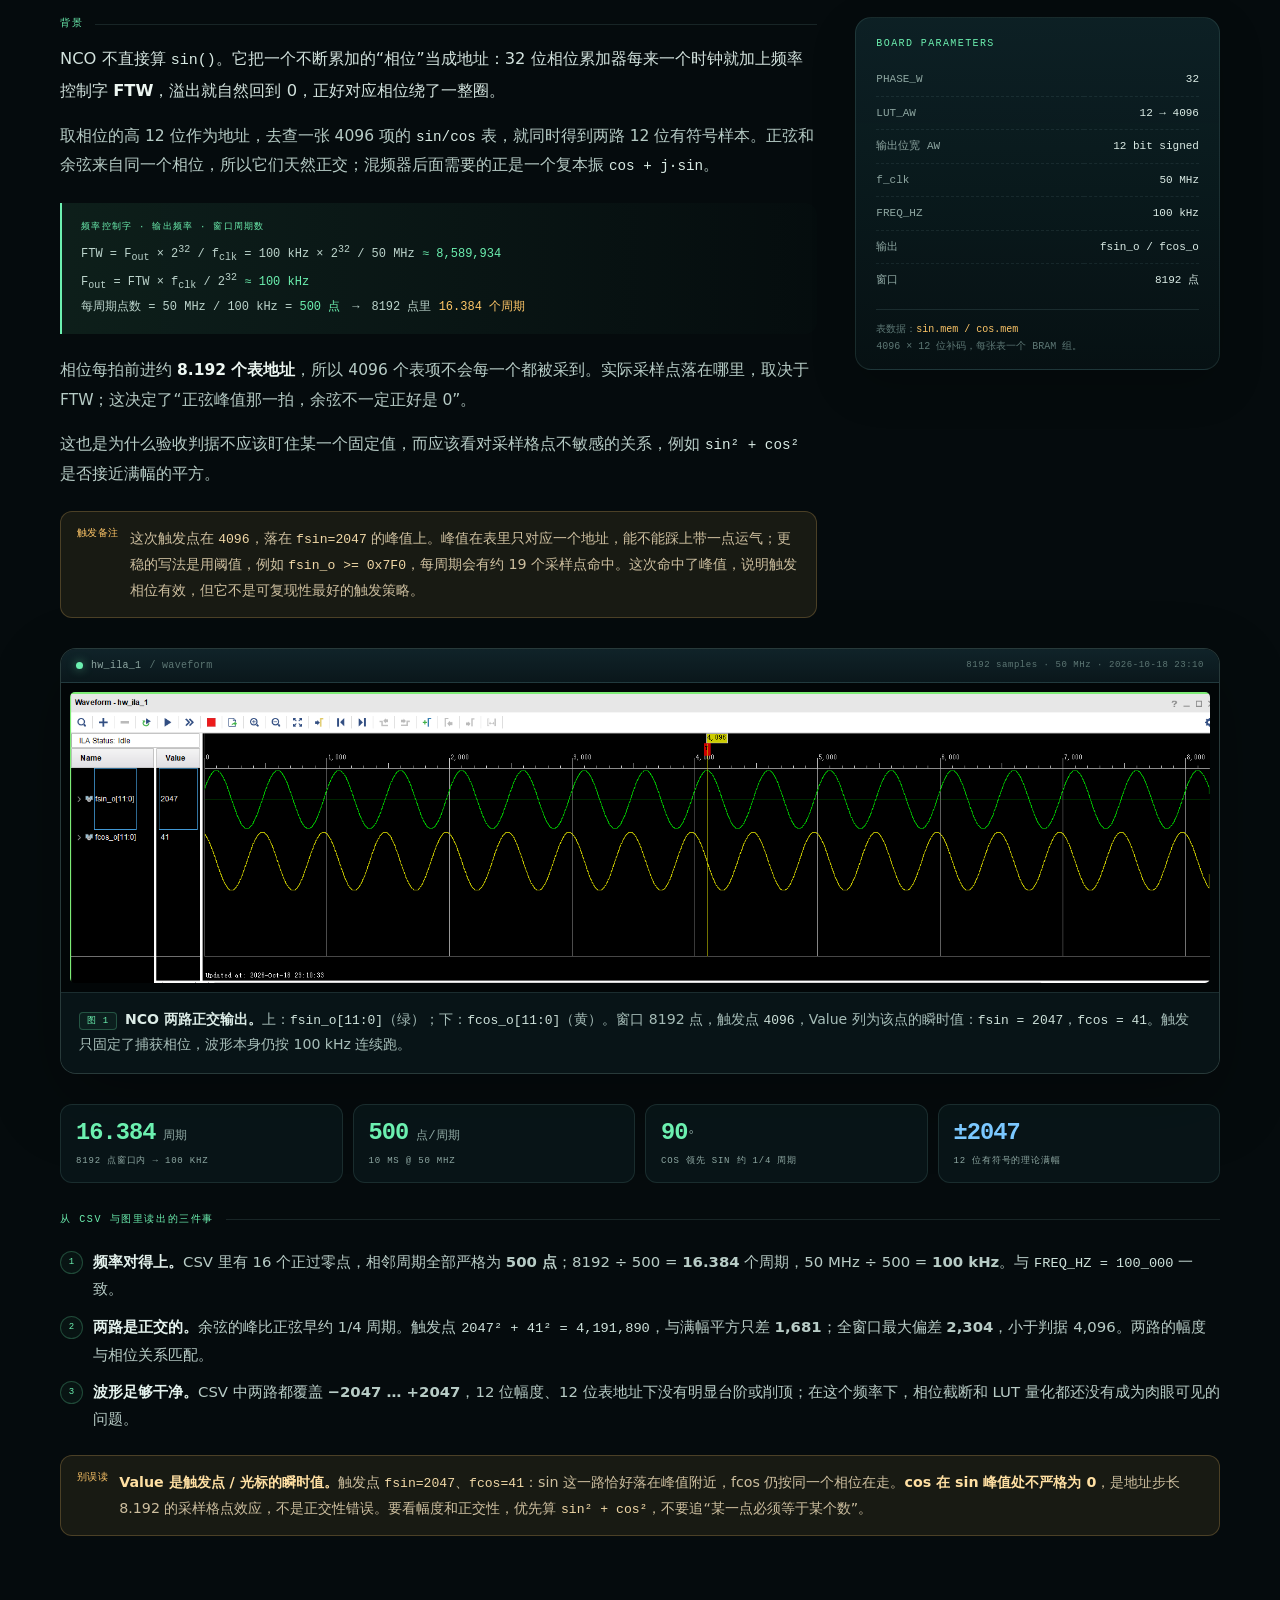
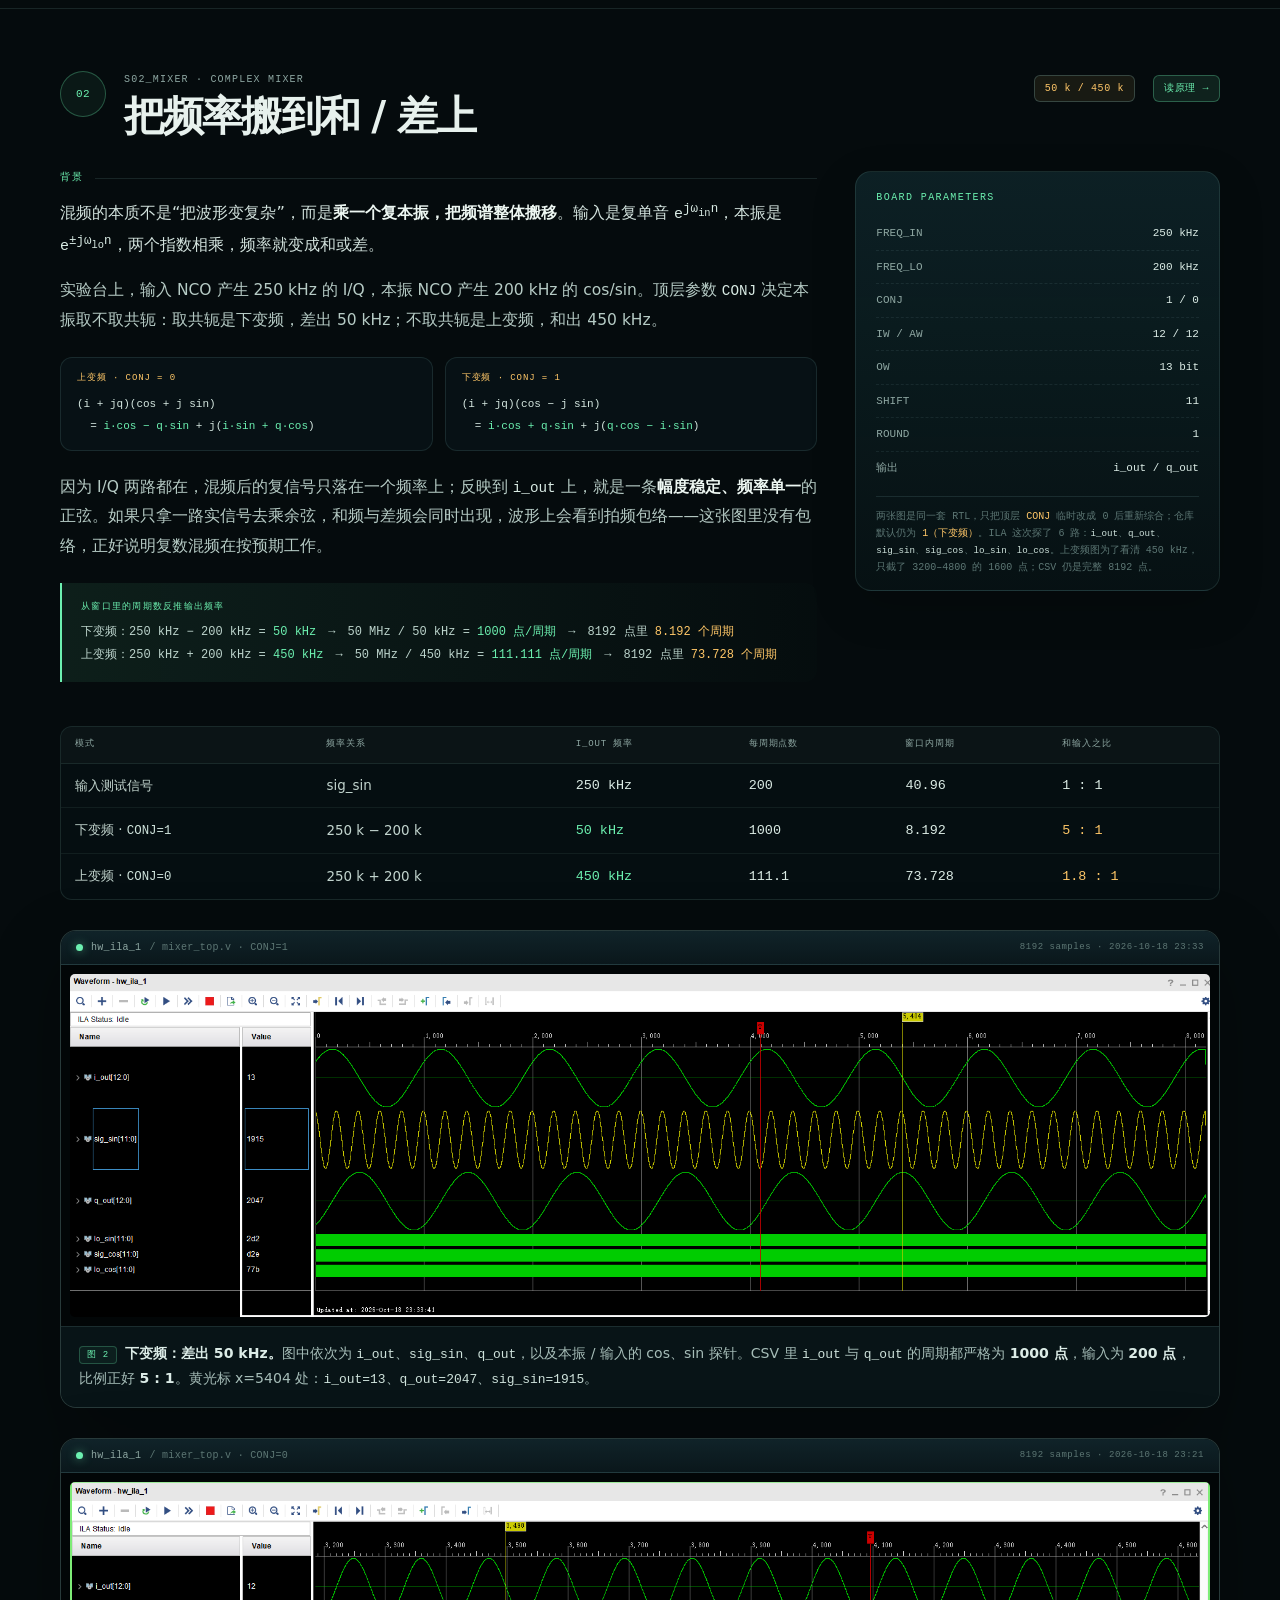
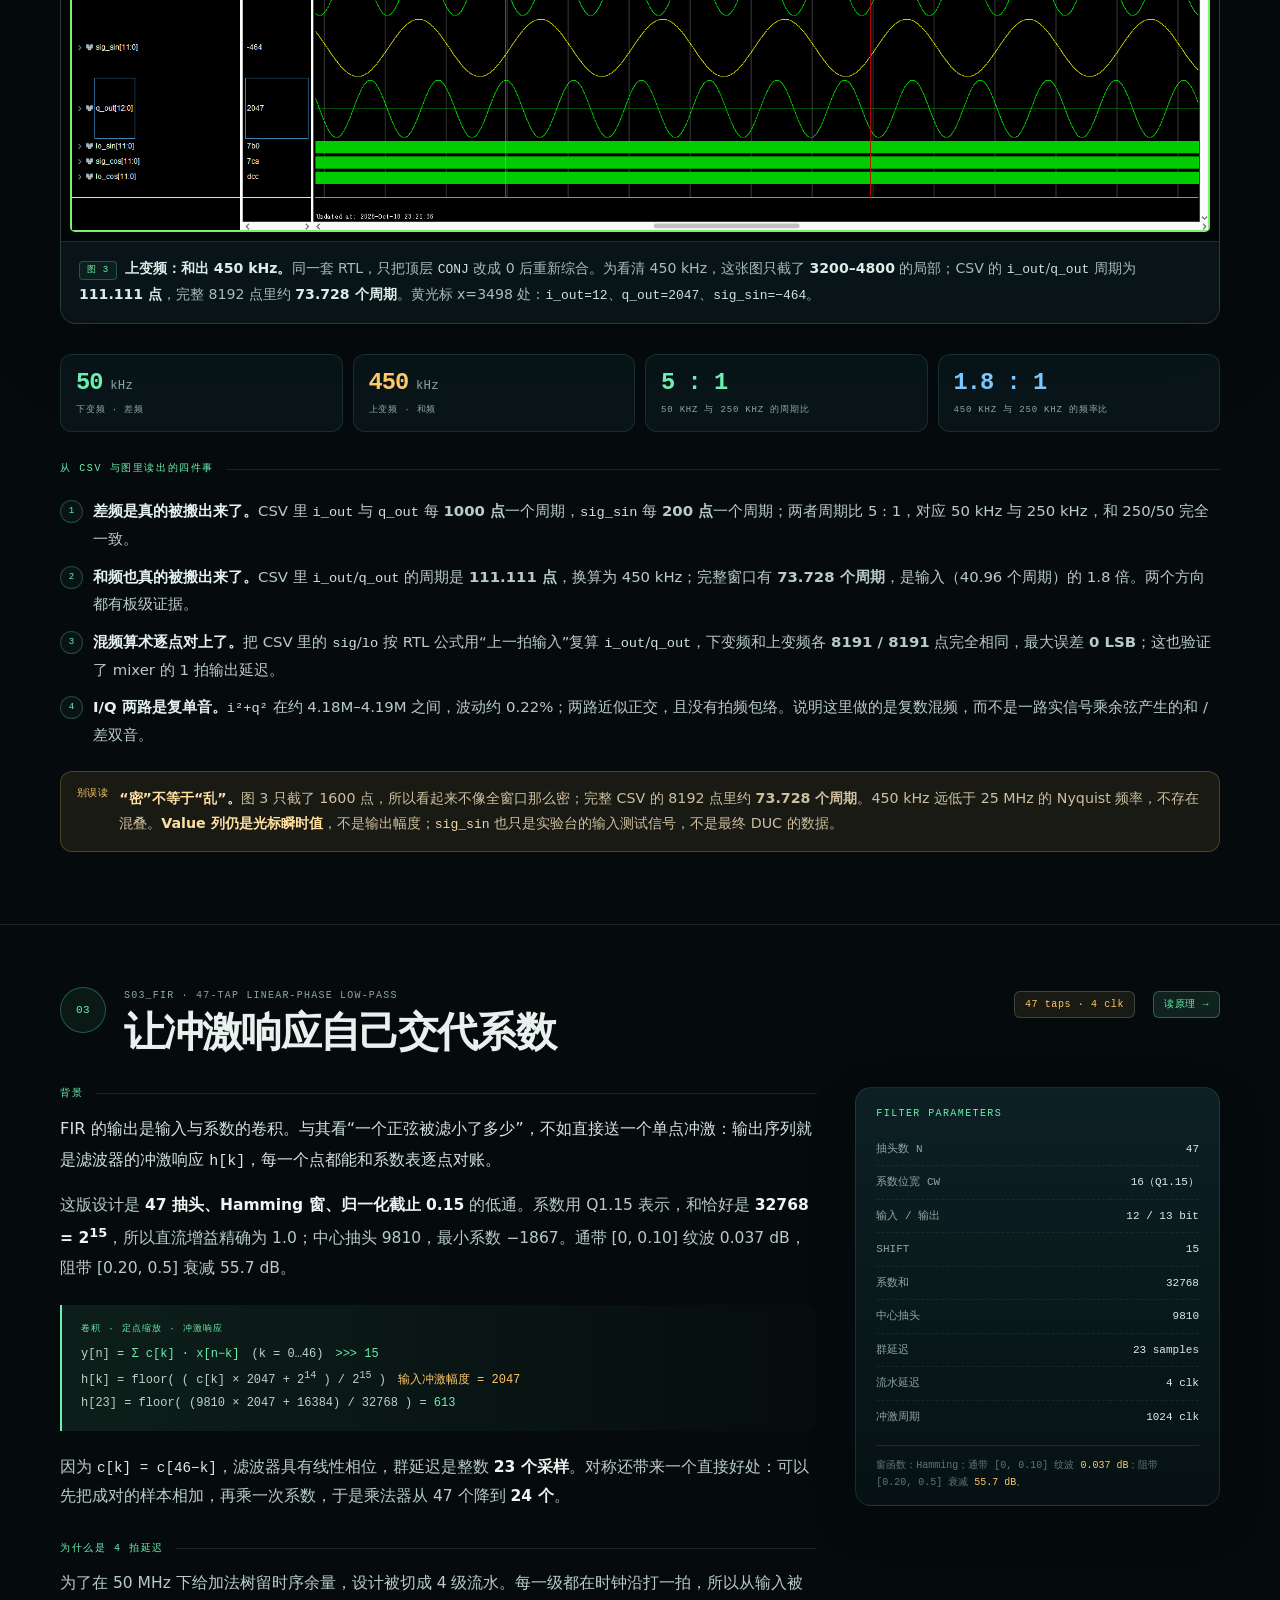
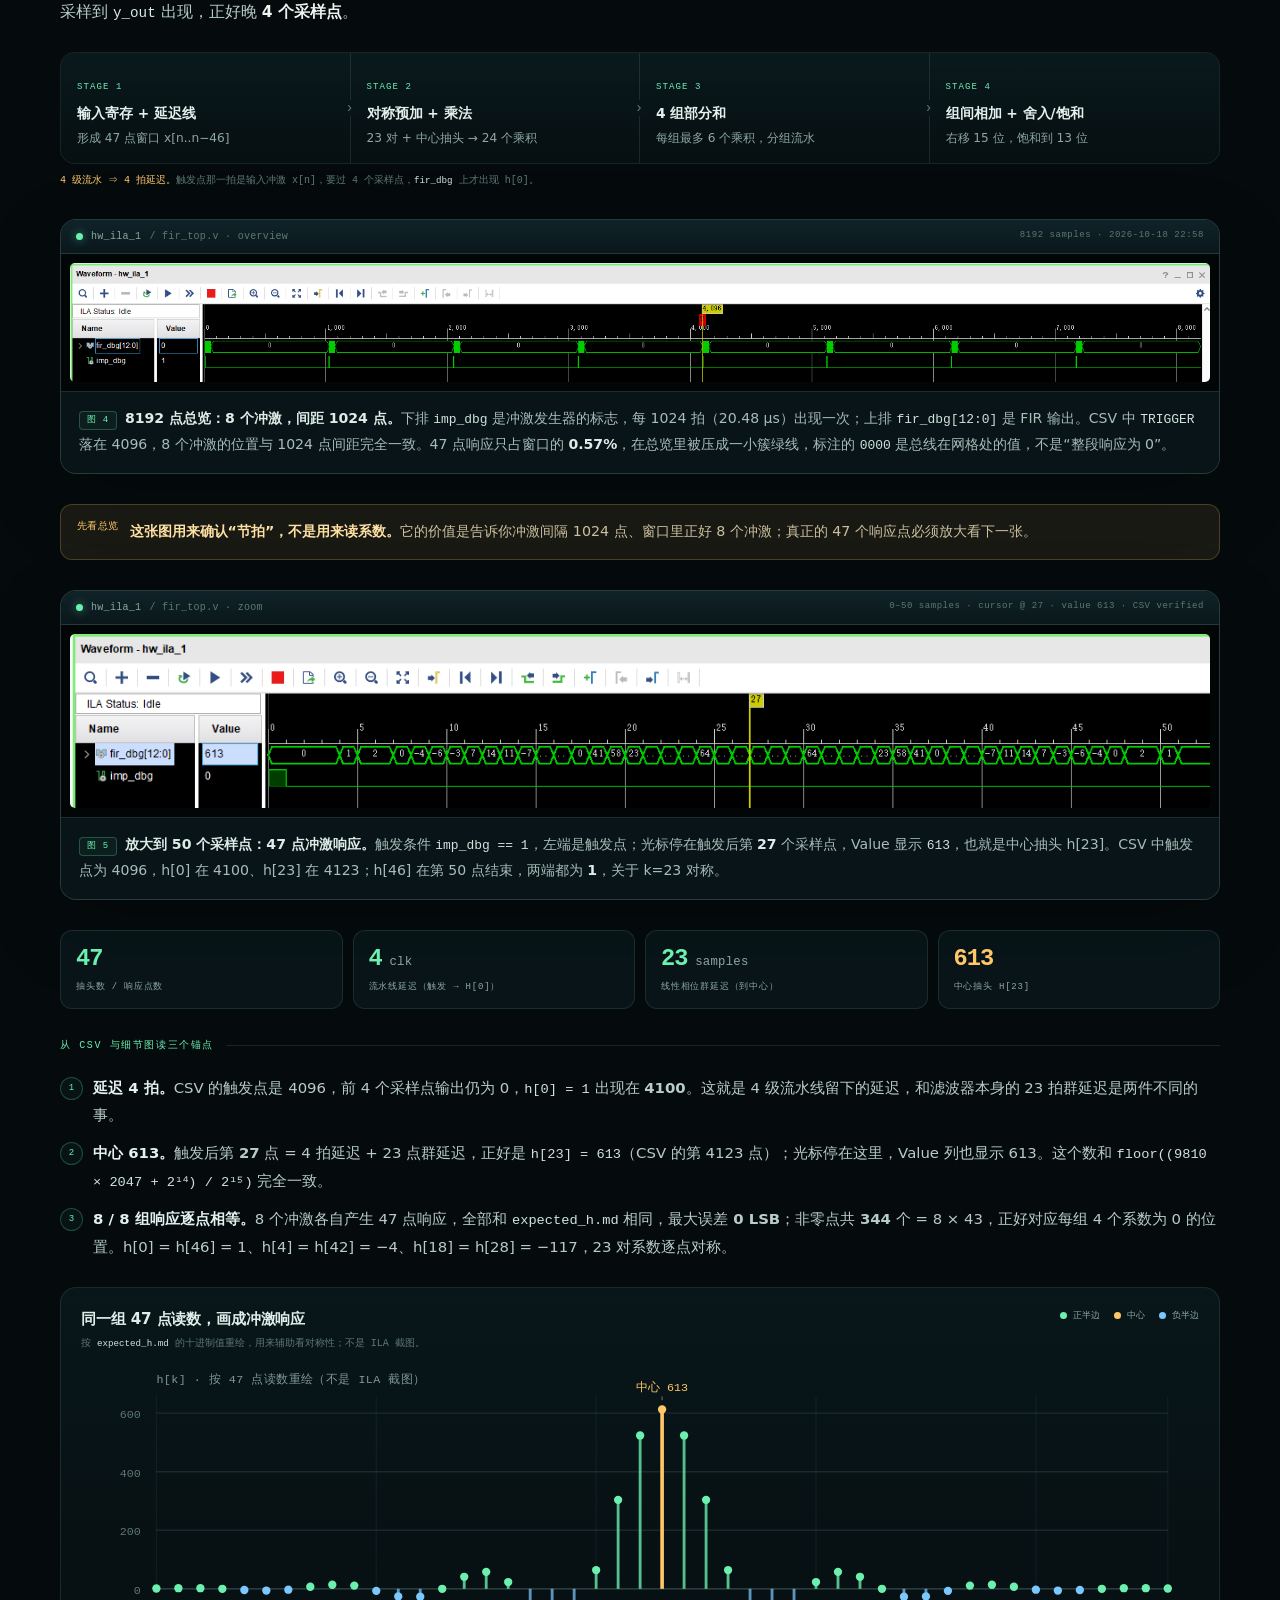
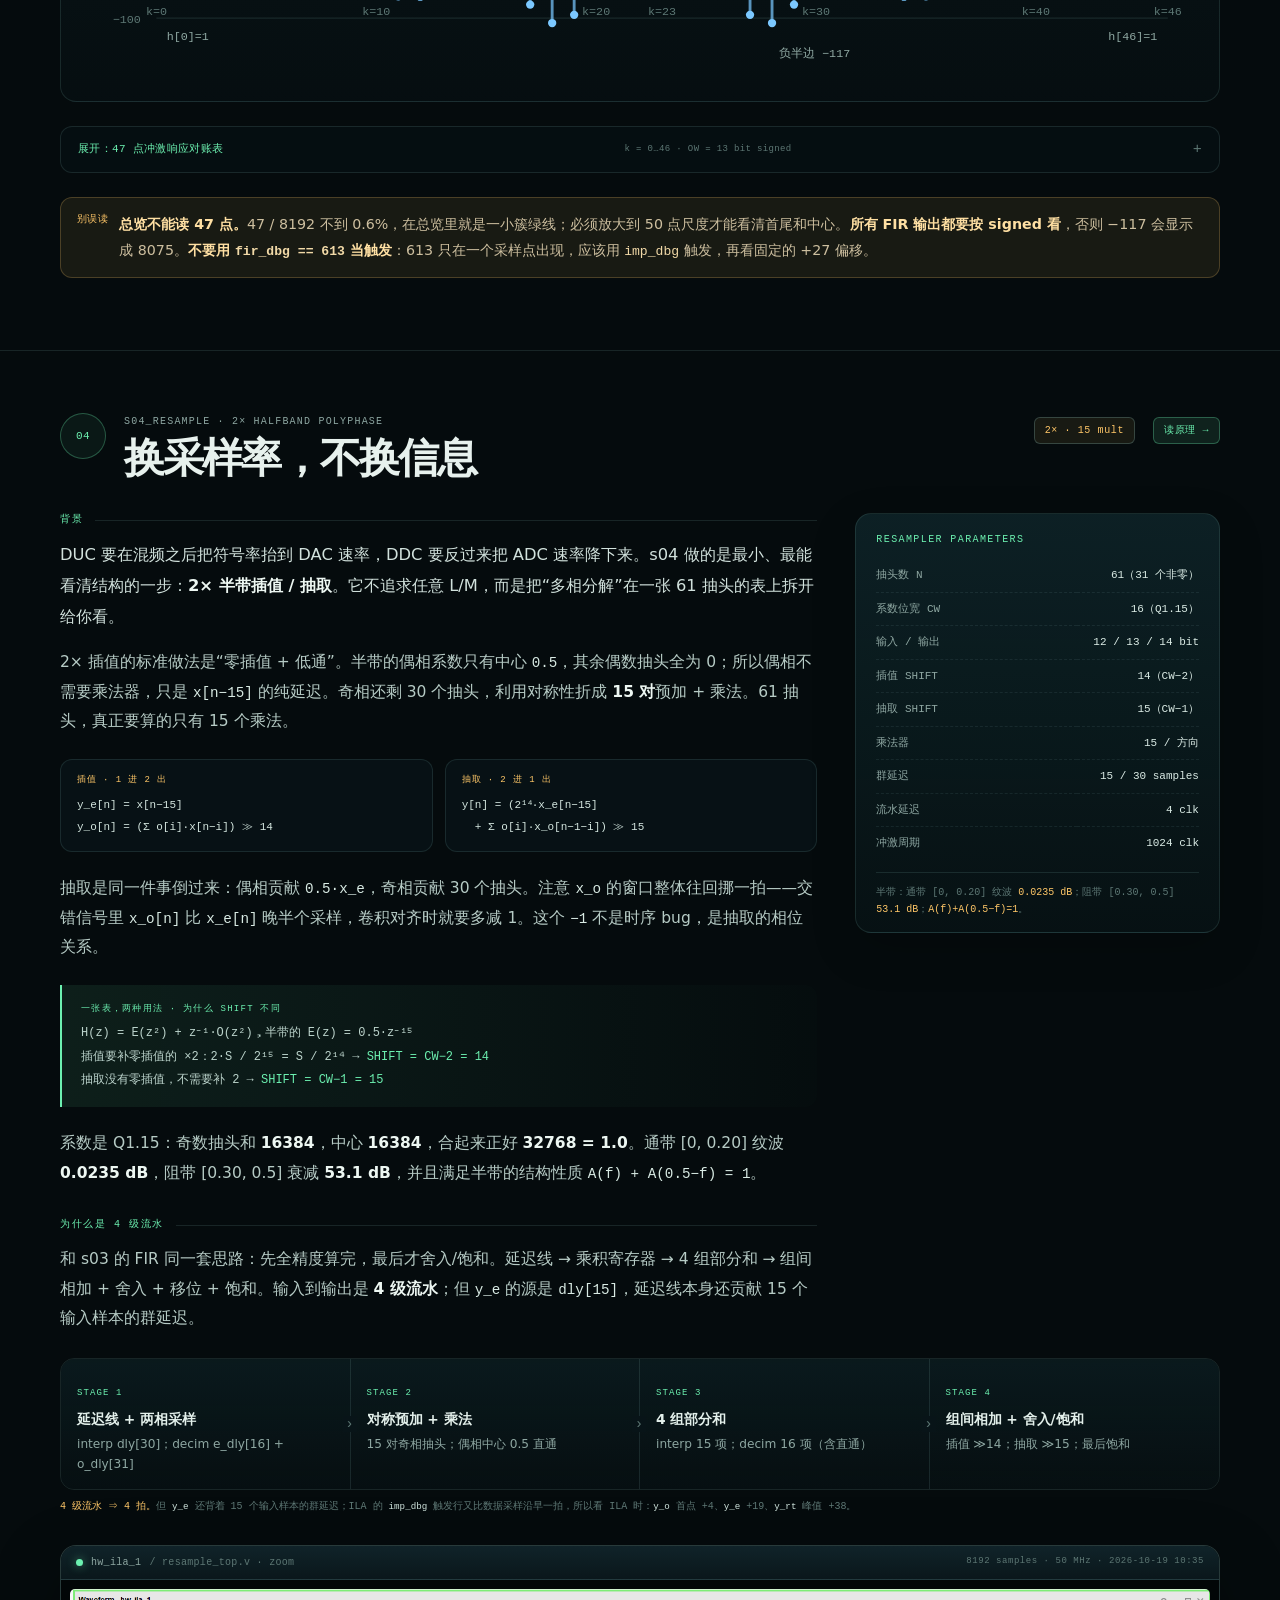
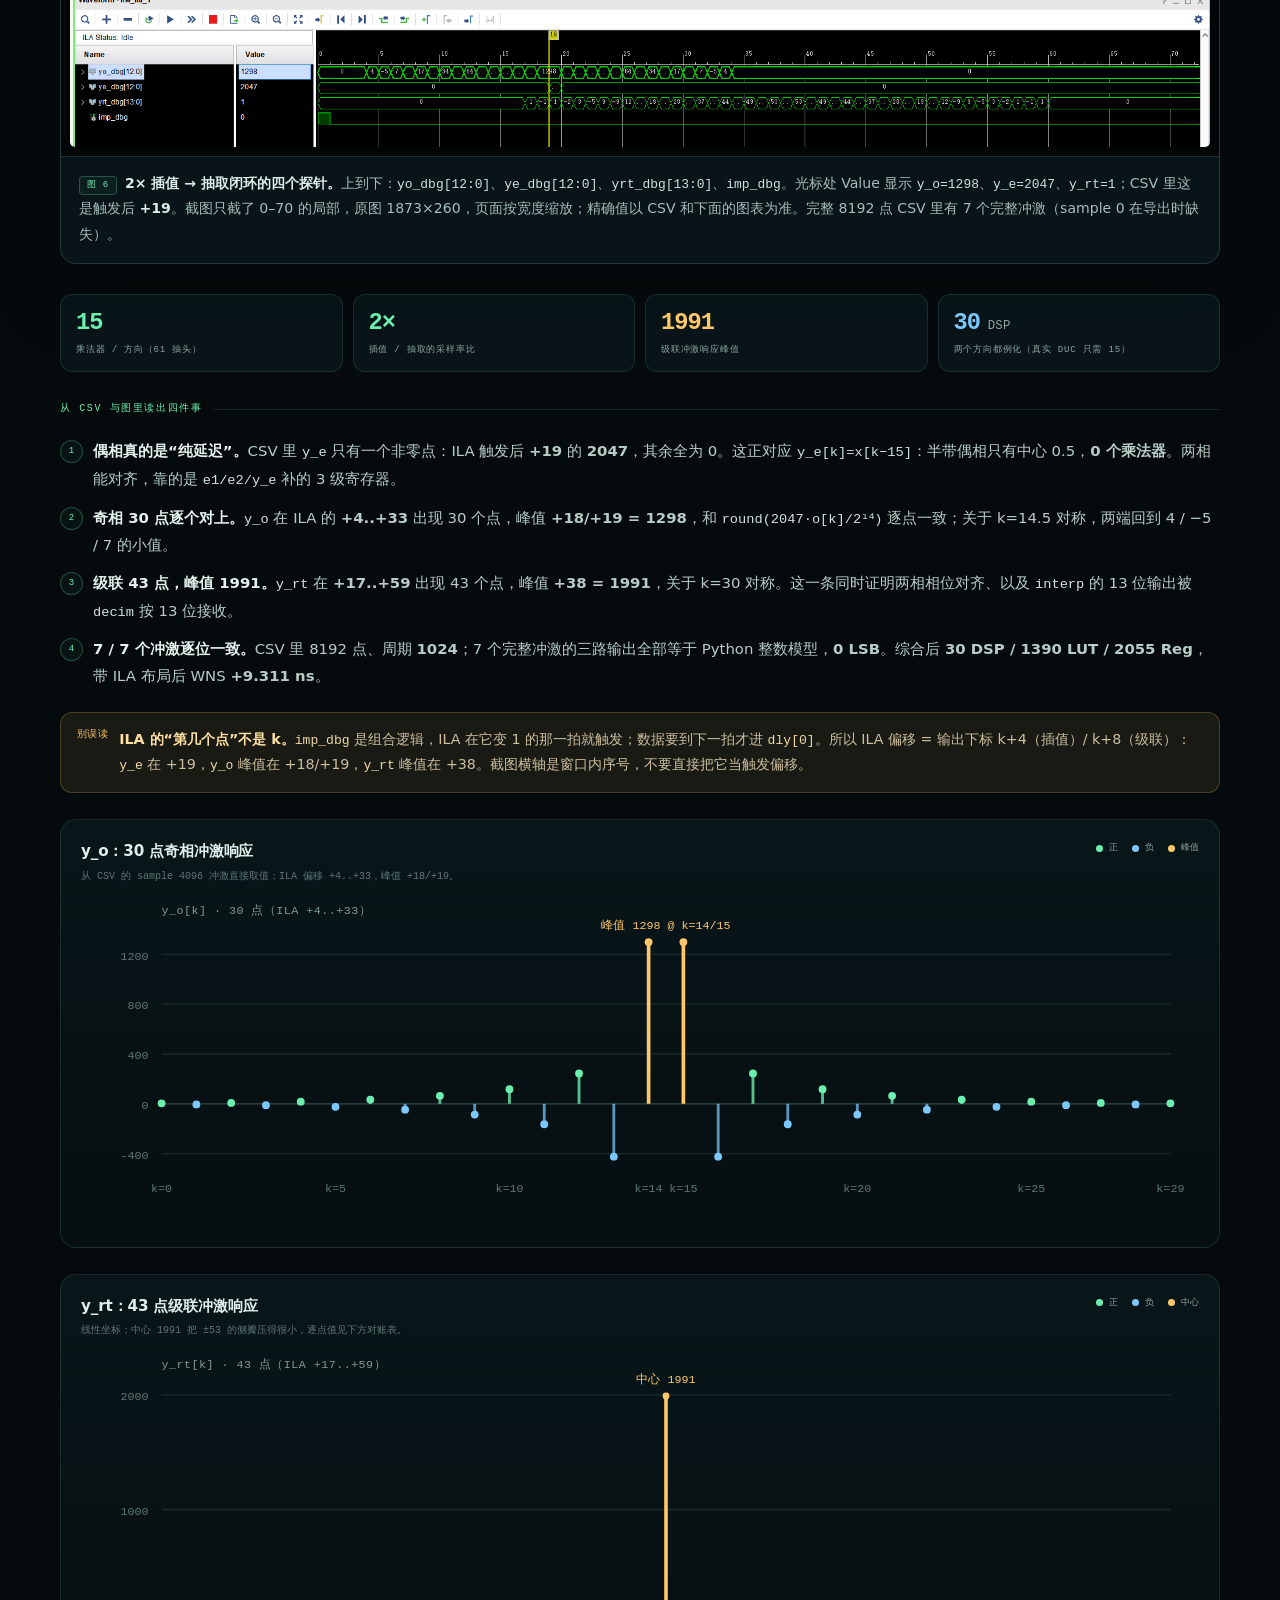
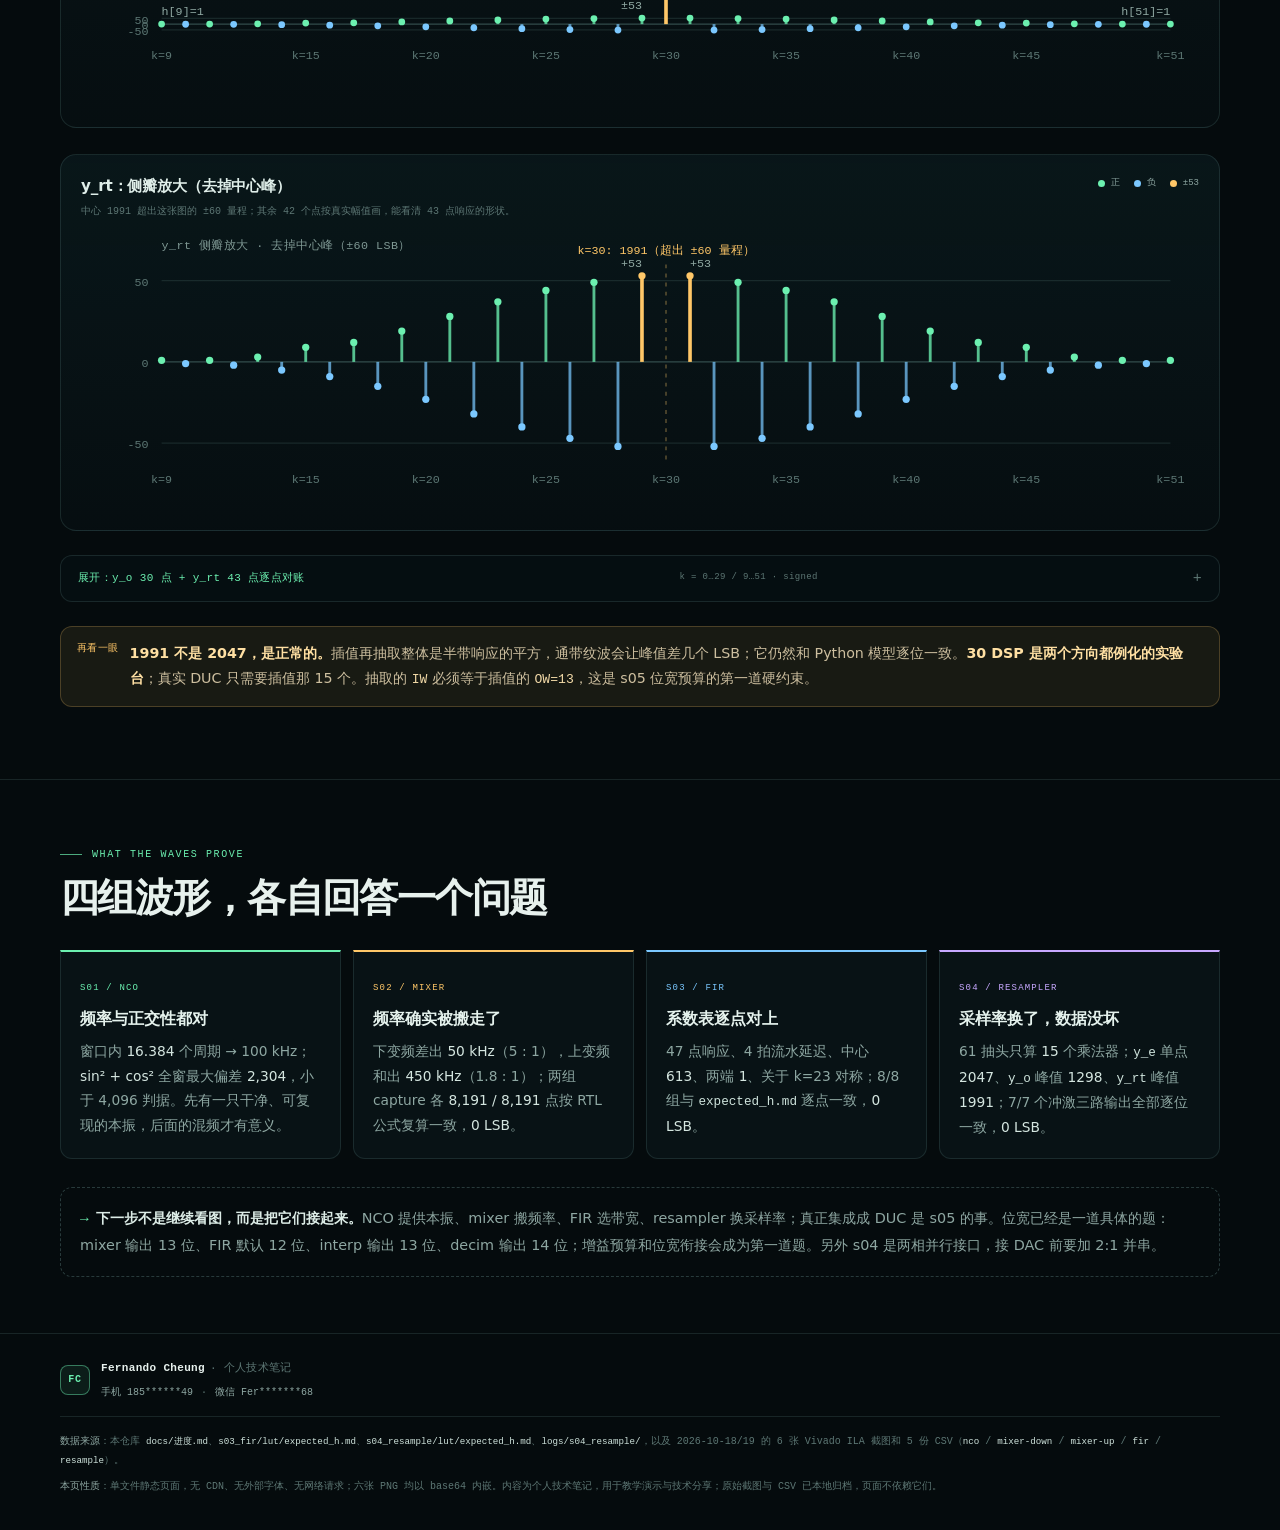
<file: showcase.html>
<!DOCTYPE html>
<html lang="zh-CN">
<head>
<meta charset="UTF-8">
<meta name="viewport" content="width=device-width, initial-scale=1.0">
<meta name="color-scheme" content="dark">
<meta name="theme-color" content="#050b0d">
<link rel="icon" href="assets/favicon.svg" type="image/svg+xml">
<meta name="description" content="FPGA 基带数据通路 s01–s04 的单模块上板验证：NCO、复数混频、47 抽头 FIR、2× 半带插值/抽取的 ILA 波形与 CSV 逐点对账。作者 Fernando Cheung。">
<meta name="author" content="Fernando Cheung">
<title>四个零件，四张实验台 · s01–s04 单模块上板验证</title>
<style>
:root{
  --bg:#050b0d;
  --bg-2:#071419;
  --panel:rgba(12,28,32,.82);
  --panel-2:rgba(8,19,22,.9);
  --line:rgba(133,184,178,.15);
  --line-strong:rgba(133,184,178,.28);
  --text:#e7f1ed;
  --body:#b6cbc5;
  --muted:#8ea7a2;
  --faint:#5d7774;
  --green:#6cf0b0;
  --green-soft:rgba(108,240,176,.10);
  --amber:#ffc768;
  --amber-soft:rgba(255,199,104,.08);
  --blue:#7bc8ff;
  --violet:#c8a8ff;
  --red:#ff8a80;
  --mono:"Cascadia Code","SFMono-Regular","SF Mono",Consolas,"Liberation Mono",monospace;
  --sans:"Segoe UI","PingFang SC","Hiragino Sans GB","Microsoft YaHei",system-ui,-apple-system,sans-serif;
}
*,*::before,*::after{box-sizing:border-box}
html{scroll-behavior:smooth}
body{
  margin:0;
  background:
    radial-gradient(900px 620px at 8% -8%, rgba(32,110,92,.23), transparent 64%),
    radial-gradient(760px 500px at 98% 2%, rgba(143,99,26,.12), transparent 60%),
    var(--bg);
  color:var(--body);
  font-family:var(--sans);
  font-size:16px;
  line-height:1.75;
  -webkit-font-smoothing:antialiased;
  text-rendering:optimizeLegibility;
}
body::before{
  content:"";
  position:fixed;
  inset:0;
  z-index:-1;
  pointer-events:none;
  background-image:
    linear-gradient(rgba(125,182,174,.055) 1px, transparent 1px),
    linear-gradient(90deg, rgba(125,182,174,.055) 1px, transparent 1px);
  background-size:64px 64px;
  -webkit-mask-image:linear-gradient(to bottom, rgba(0,0,0,.85), transparent 72%);
  mask-image:linear-gradient(to bottom, rgba(0,0,0,.85), transparent 72%);
}
::selection{background:rgba(108,240,176,.25);color:#fff}
img{max-width:100%;display:block}
a{color:inherit}
code{font-family:var(--mono);font-size:.92em;color:#cfe3dc}
.wrap{width:min(1160px, calc(100% - 48px));margin-inline:auto}

/* ---------- hero ---------- */
.hero{padding:58px 0 0}
.topline{
  display:flex;align-items:center;justify-content:space-between;gap:20px;
  padding-bottom:18px;border-bottom:1px solid var(--line);
}
.brand{display:flex;align-items:center;gap:10px;color:var(--muted);
  font:11px/1.4 var(--mono);letter-spacing:.14em;text-transform:uppercase}
.brand-dot{width:8px;height:8px;border-radius:50%;background:var(--green);
  box-shadow:0 0 18px rgba(108,240,176,.9);flex:none}
.topline .board{font:10px/1.4 var(--mono);letter-spacing:.08em;color:var(--faint);
  text-align:right;white-space:nowrap}
.hero h1{
  margin:56px 0 24px;
  max-width:1040px;
  color:var(--text);
  font-size:clamp(2.5rem, 6.2vw, 5.15rem);
  line-height:1.07;
  letter-spacing:-.055em;
  font-weight:760;
}
.hero h1 span{
  color:transparent;
  background:linear-gradient(108deg, var(--green) 4%, #b8f3dc 48%, var(--amber) 102%);
  -webkit-background-clip:text;background-clip:text;
}
.lede{max-width:780px;margin:0;color:#c0d2cd;font-size:clamp(1rem,1.35vw,1.13rem);line-height:1.9}
.meta{display:flex;flex-wrap:wrap;gap:8px;margin:26px 0 0}
.chip{
  display:inline-flex;align-items:center;gap:7px;
  border:1px solid var(--line);border-radius:999px;
  padding:6px 11px;background:rgba(255,255,255,.018);
  color:var(--muted);font:10px/1.3 var(--mono);letter-spacing:.035em;
}
.chip b{color:#d9ebe4;font-weight:500}
.chip .dot{width:5px;height:5px;border-radius:50%;background:var(--green);flex:none}

/* ---------- identity ---------- */
.identity{
  display:flex;align-items:center;gap:13px;flex-wrap:wrap;
  width:fit-content;max-width:100%;
  margin:22px 0 0;padding:11px 13px;
  border:1px solid var(--line);border-radius:12px;
  background:linear-gradient(90deg, rgba(108,240,176,.055), rgba(255,255,255,.012));
}
.identity-mark{
  display:grid;place-items:center;width:34px;height:34px;flex:none;
  border:1px solid rgba(108,240,176,.45);border-radius:9px;
  color:var(--green);font:600 11px/1 var(--mono);letter-spacing:.08em;
  background:rgba(108,240,176,.08);
}
.identity-who{display:flex;flex-direction:column;gap:2px;min-width:0}
.identity-who b{color:#eef8f4;font-size:.95rem;font-weight:620;letter-spacing:-.01em}
.identity-who small{color:var(--muted);font:10px/1.5 var(--mono);letter-spacing:.04em}
.identity-contacts{display:flex;flex-wrap:wrap;gap:6px;margin-left:6px}
.identity-contact{display:inline-flex;align-items:center;gap:6px;padding:5px 9px;border:1px solid var(--line);border-radius:6px;background:rgba(0,0,0,.16);font:10px/1.3 var(--mono);white-space:nowrap}
.identity-contact .k{color:var(--faint);letter-spacing:.08em}
.identity-contact .v{color:#cfe3dc;letter-spacing:.03em}

.chain{
  display:grid;grid-template-columns:1fr 40px 1fr 40px 1fr 40px 1fr;
  margin:42px 0 10px;border:1px solid var(--line-strong);border-radius:18px;
  overflow:hidden;background:linear-gradient(180deg, rgba(13,35,39,.9), rgba(7,19,22,.84));
  box-shadow:0 22px 70px rgba(0,0,0,.24);
}
.chain-node{padding:22px 22px 21px;text-decoration:none;display:block;transition:background .2s ease}
.chain-node:hover{background:rgba(108,240,176,.045)}
.chain-node .step{display:block;color:var(--green);font:10px/1.4 var(--mono);letter-spacing:.16em;margin-bottom:7px}
.chain-node .node-title{display:block;color:#eef8f4;font-size:1.03rem;font-weight:650;letter-spacing:-.01em}
.chain-node .node-sub{display:block;color:var(--muted);font:10px/1.7 var(--mono);margin-top:5px}
.chain-arrow{
  display:flex;align-items:center;justify-content:center;
  border-left:1px solid var(--line);border-right:1px solid var(--line);
  color:var(--faint);font:16px var(--mono);background:rgba(0,0,0,.16);
}
.chain-note{margin:12px 0 0;color:var(--faint);font:11px/1.7 var(--mono)}
.chain-note b{color:var(--amber);font-weight:500}

.stats{display:grid;grid-template-columns:repeat(4,1fr);margin:34px 0 0;border-top:1px solid var(--line);border-bottom:1px solid var(--line)}
.stat{padding:18px 18px 17px;border-right:1px solid var(--line)}
.stat:last-child{border-right:0}
.stat b{display:block;color:var(--text);font:600 1.45rem/1.2 var(--mono);letter-spacing:-.04em}
.stat b small{font-size:.55em;color:var(--muted);letter-spacing:0;font-weight:400}
.stat span{display:block;margin-top:6px;color:var(--muted);font:10px/1.5 var(--mono);letter-spacing:.08em;text-transform:uppercase}

/* ---------- nav ---------- */
.stage-nav{
  position:sticky;top:0;z-index:20;
  background:rgba(5,11,13,.86);
  border-bottom:1px solid var(--line);
  backdrop-filter:blur(16px);-webkit-backdrop-filter:blur(16px);
}
.stage-nav .wrap{display:flex;align-items:center;gap:4px;overflow-x:auto;padding:11px 0;scrollbar-width:none}
.stage-nav .wrap::-webkit-scrollbar{display:none}
.stage-nav a{
  display:inline-flex;align-items:center;gap:7px;white-space:nowrap;
  padding:7px 12px;border-radius:999px;text-decoration:none;
  color:var(--muted);font:11px/1.4 var(--mono);letter-spacing:.025em;
  transition:background .18s ease,color .18s ease;
}
.stage-nav a:hover{background:rgba(108,240,176,.07);color:var(--text)}
.stage-nav a .n{color:var(--green)}
.stage-nav .spacer{flex:1}
.stage-nav .top-link{color:var(--faint);font-size:10px}

/* ---------- reading ---------- */
.reading{padding:56px 0 24px}
.section-kicker{display:flex;align-items:center;gap:10px;margin:0 0 12px;color:var(--green);font:10px/1.4 var(--mono);letter-spacing:.16em;text-transform:uppercase}
.section-kicker::before{content:"";width:22px;height:1px;background:var(--green);opacity:.7}
.reading h2{max-width:760px;margin:0;color:var(--text);font-size:clamp(1.6rem,3vw,2.25rem);line-height:1.25;letter-spacing:-.035em;font-weight:680}
.read-grid{display:grid;grid-template-columns:repeat(3,1fr);gap:14px;margin-top:28px}
.read-card{border:1px solid var(--line);border-radius:14px;padding:20px 20px 19px;background:linear-gradient(180deg, rgba(13,32,36,.7), rgba(7,18,21,.55))}
.read-card .num{color:var(--green);font:10px/1.2 var(--mono);letter-spacing:.12em}
.read-card h3{margin:11px 0 7px;color:#e3f0eb;font-size:.98rem;font-weight:640;letter-spacing:-.01em}
.read-card p{margin:0;color:var(--muted);font-size:.88rem;line-height:1.78}
.read-card p b{color:#d6e7e1;font-weight:600}
.verify-strip{
  display:grid;grid-template-columns:auto 1fr;gap:16px;align-items:center;
  margin-top:14px;padding:15px 18px;border:1px solid rgba(108,240,176,.26);border-radius:14px;
  background:linear-gradient(90deg,rgba(108,240,176,.075),rgba(108,240,176,.012));
}
.verify-label{
  white-space:nowrap;padding:6px 9px;border:1px solid rgba(108,240,176,.24);border-radius:6px;
  color:var(--green);background:rgba(108,240,176,.05);font:10px/1.4 var(--mono);letter-spacing:.12em;
}
.verify-strip p{margin:0;color:#c2d8d1;font-size:.9rem;line-height:1.8}
.verify-strip p b{color:#e8f7f1;font-weight:600}
.verify-strip code{color:var(--green)}

/* ---------- stage ---------- */
.stage{padding:62px 0 72px;border-top:1px solid var(--line);scroll-margin-top:64px}
.stage-head{display:flex;align-items:flex-start;gap:18px;margin-bottom:30px}
.stage-no{
  flex:none;width:46px;height:46px;display:grid;place-items:center;
  border:1px solid rgba(108,240,176,.3);border-radius:50%;
  color:var(--green);background:rgba(108,240,176,.055);
  font:11px/1 var(--mono);letter-spacing:.04em;
}
.stage-title{flex:1;min-width:0}
.stage-kicker{margin:1px 0 6px;color:var(--muted);font:10px/1.5 var(--mono);letter-spacing:.12em;text-transform:uppercase}
.stage-title h2{margin:0;color:var(--text);font-size:clamp(1.7rem,3.2vw,2.65rem);line-height:1.17;letter-spacing:-.045em;font-weight:700}
.stage-tag{
  flex:none;margin-top:4px;padding:6px 10px;border:1px solid var(--line-strong);border-radius:6px;
  color:var(--amber);background:var(--amber-soft);font:10px/1.3 var(--mono);letter-spacing:.06em;white-space:nowrap;
}
.stage-intro{display:grid;grid-template-columns:minmax(0,1.62fr) minmax(270px,.78fr);gap:38px;align-items:start;margin-bottom:18px}
.narrative p{margin:0;color:var(--body);font-size:.97rem;line-height:1.9}
.narrative p + p{margin-top:15px}
.narrative p.lead{color:#d2e2dd;font-size:1.02rem}
.narrative strong{color:#edf7f2;font-weight:600}
.narrative code{color:#d9ebe4}
.label{display:flex;align-items:center;gap:12px;margin:30px 0 13px;color:var(--green);font:10px/1.4 var(--mono);letter-spacing:.16em;text-transform:uppercase}
.label::after{content:"";height:1px;flex:1;background:var(--line)}
.narrative .label:first-child{margin-top:0}
.spec{
  border:1px solid var(--line);border-radius:16px;padding:19px 20px 14px;
  background:linear-gradient(180deg, rgba(15,37,41,.84), rgba(7,19,22,.78));
  box-shadow:0 16px 45px rgba(0,0,0,.18);
}
.spec h3{margin:0 0 12px;color:var(--green);font:10px/1.4 var(--mono);letter-spacing:.14em;text-transform:uppercase}
.spec dl{display:grid;grid-template-columns:1fr auto;margin:0}
.spec dt,.spec dd{margin:0;padding:8px 0;border-bottom:1px dashed rgba(133,184,178,.11);font:11px/1.5 var(--mono)}
.spec dt{color:var(--muted)}
.spec dd{color:#dbece6;text-align:right;padding-left:16px}
.spec dt:last-of-type,.spec dd:last-of-type{border-bottom:0}
.spec .foot{margin:12px 0 0;padding-top:11px;border-top:1px solid var(--line);color:var(--faint);font:10px/1.7 var(--mono)}
.spec .foot b{color:var(--amber);font-weight:500}

.equation{
  margin:22px 0;padding:16px 19px 15px;border-left:2px solid var(--green);
  border-radius:0 12px 12px 0;
  background:linear-gradient(90deg, rgba(108,240,176,.085), rgba(108,240,176,.012));
  color:#bcd4cc;font:12px/1.95 var(--mono);
  overflow-x:auto;
}
.equation .title{display:block;margin-bottom:4px;color:var(--green);font-size:9px;letter-spacing:.14em;text-transform:uppercase}
.equation strong{color:var(--green);font-weight:500}
.equation em{color:var(--amber);font-style:normal}
.eq-pair{display:grid;grid-template-columns:1fr 1fr;gap:12px;margin:22px 0}
.eq-card{border:1px solid var(--line);border-radius:12px;padding:14px 16px 13px;background:rgba(10,24,28,.58)}
.eq-card .tag{display:block;margin-bottom:8px;color:var(--amber);font:9px/1.4 var(--mono);letter-spacing:.1em;text-transform:uppercase}
.eq-card code{display:block;color:#d6e8e1;font:11px/2 var(--mono);white-space:nowrap;overflow-x:auto;scrollbar-width:thin}
.eq-card code span{color:var(--green)}

.note{
  display:grid;grid-template-columns:auto 1fr;gap:11px;
  margin-top:22px;padding:14px 16px;border:1px solid rgba(255,199,104,.22);
  border-radius:12px;background:var(--amber-soft);color:#cdbf9f;font-size:.89rem;line-height:1.8;
}
.note .mark{color:var(--amber);font:10px/1.6 var(--mono);letter-spacing:.04em}
.note strong{color:#ffe0a3;font-weight:600}
.note code{color:#f1d9a7}

/* ---------- screenshots ---------- */
.shot{
  margin:30px 0 30px;border:1px solid var(--line-strong);border-radius:16px;overflow:hidden;
  background:#04090b;box-shadow:0 26px 70px rgba(0,0,0,.3);
}
.shot-bar{display:flex;align-items:center;gap:8px;padding:9px 15px;border-bottom:1px solid var(--line);
  background:linear-gradient(180deg, #102329, #0a171b);color:var(--muted);font:10px/1.5 var(--mono);letter-spacing:.03em}
.shot-bar .dot{width:7px;height:7px;border-radius:50%;background:var(--green);box-shadow:0 0 10px rgba(108,240,176,.55);flex:none}
.shot-bar .path{color:var(--faint)}
.shot-bar .shot-meta{margin-left:auto;color:var(--faint);font-size:9px;letter-spacing:.06em;text-align:right}
.shot-img{padding:9px;background:#020607}
.shot-img img{width:100%;height:auto;border-radius:5px;background:#000}
.shot figcaption{padding:14px 18px 16px;border-top:1px solid var(--line);background:rgba(10,24,27,.78);color:#a6bdb8;font-size:.88rem;line-height:1.8}
.fig-tag{display:inline-block;margin-right:8px;padding:2px 7px;border:1px solid rgba(108,240,176,.25);border-radius:4px;
  color:var(--green);background:rgba(108,240,176,.05);font:9px/1.4 var(--mono);letter-spacing:.08em;vertical-align:1px;white-space:nowrap}
.shot figcaption b{color:#dcece7;font-weight:600}

.readouts{display:grid;grid-template-columns:repeat(4,1fr);gap:10px;margin:18px 0 30px}
.readout{border:1px solid var(--line);border-radius:12px;padding:14px 15px 13px;background:rgba(12,28,32,.58)}
.readout .val{color:var(--green);font:600 clamp(1.15rem,2vw,1.48rem)/1.2 var(--mono);letter-spacing:-.04em}
.readout .val small{font-size:.52em;color:var(--muted);font-weight:400;letter-spacing:.02em}
.readout .lbl{margin-top:7px;color:var(--muted);font:9px/1.55 var(--mono);letter-spacing:.09em;text-transform:uppercase}
.readout.amber .val{color:var(--amber)}
.readout.blue .val{color:var(--blue)}

.evidence{list-style:none;padding:0;margin:22px 0}
.evidence li{display:grid;grid-template-columns:23px 1fr;gap:10px;margin:0 0 11px;color:#b8ccc6;font-size:.93rem;line-height:1.8}
.evidence li:last-child{margin-bottom:0}
.evidence .idx{width:23px;height:23px;display:grid;place-items:center;margin-top:2px;border:1px solid rgba(108,240,176,.24);border-radius:50%;
  color:var(--green);background:rgba(108,240,176,.04);font:9px/1 var(--mono)}
.evidence strong{color:#e4f2ed;font-weight:600}

.table-wrap{margin:22px 0;border:1px solid var(--line);border-radius:12px;overflow-x:auto;background:rgba(8,20,23,.46)}
.data-table{width:100%;border-collapse:collapse;min-width:650px;font-size:.84rem}
.data-table th{padding:11px 14px;border-bottom:1px solid var(--line);background:rgba(255,255,255,.022);
  color:var(--muted);font:9px/1.5 var(--mono);letter-spacing:.1em;text-transform:uppercase;text-align:left;white-space:nowrap}
.data-table td{padding:11px 14px;border-bottom:1px solid rgba(133,184,178,.09);color:#c2d4ce;line-height:1.6}
.data-table tr:last-child td{border-bottom:0}
.data-table td.num{font-family:var(--mono);color:#dcece6;white-space:nowrap}
.data-table td.hl{font-family:var(--mono);color:var(--green);white-space:nowrap}
.data-table td.amber{font-family:var(--mono);color:var(--amber);white-space:nowrap}
.data-table small{color:var(--faint);font-size:.92em}

.pipeline{display:grid;grid-template-columns:repeat(4,1fr);margin:24px 0 8px;border:1px solid var(--line);border-radius:14px;overflow:hidden}
.pipe{position:relative;padding:17px 16px 15px;border-right:1px solid var(--line);background:linear-gradient(180deg, rgba(13,32,36,.7), rgba(8,19,22,.52))}
.pipe:last-child{border-right:0}
.pipe .pno{color:var(--green);font:9px/1.4 var(--mono);letter-spacing:.12em}
.pipe strong{display:block;margin:6px 0 4px;color:#e3f0eb;font-size:.86rem;font-weight:620;line-height:1.45}
.pipe small{display:block;color:var(--muted);font-size:.76rem;line-height:1.65}
.pipe::after{content:"›";position:absolute;right:-7px;top:50%;z-index:2;width:14px;transform:translateY(-50%);
  color:var(--faint);background:#081418;text-align:center;font:14px var(--mono)}
.pipe:last-child::after{display:none}
.pipeline-foot{margin:0 0 24px;color:var(--faint);font:10px/1.7 var(--mono)}
.pipeline-foot b{color:var(--amber);font-weight:500}

.chart-card{margin:26px 0 20px;border:1px solid var(--line);border-radius:16px;padding:18px 20px 13px;background:linear-gradient(180deg, rgba(12,29,33,.64), rgba(7,18,21,.55))}
.chart-head{display:flex;justify-content:space-between;align-items:flex-start;gap:20px;margin-bottom:8px}
.chart-head h3{margin:0;color:#dfeee9;font-size:.95rem;font-weight:620;letter-spacing:-.01em}
.chart-head p{margin:4px 0 0;color:var(--faint);font:10px/1.6 var(--mono)}
.scroll-hint{display:none;margin:6px 0 0;color:var(--amber);font:9px/1.6 var(--mono);letter-spacing:.03em}
.chart-scroll{overflow-x:auto;overflow-y:hidden;padding-bottom:3px;scrollbar-width:thin;scrollbar-color:var(--line-strong) transparent}
.legend{display:flex;flex-wrap:wrap;gap:14px;color:var(--muted);font:9px/1.6 var(--mono);padding-top:3px}
.legend span{display:inline-flex;align-items:center;gap:6px;white-space:nowrap}
.legend i{width:7px;height:7px;border-radius:50%;display:inline-block}
.legend .g{background:var(--green)}
.legend .a{background:var(--amber)}
.legend .b{background:var(--blue)}
.chart-svg{width:100%;min-width:800px;height:auto;display:block;overflow:visible}
.chart-svg text{fill:var(--faint);font-family:var(--mono);font-size:9px}
.chart-svg .gridline{stroke:rgba(133,184,178,.14);stroke-width:1}
.chart-svg .gridline.faint{stroke:rgba(133,184,178,.07)}
.chart-svg .zero{stroke:rgba(133,184,178,.35);stroke-width:1}
.chart-svg .center-line{stroke:rgba(255,199,104,.4);stroke-width:1;stroke-dasharray:3 4}
.chart-svg .stem{stroke-width:2.2}
.chart-svg .stem.pos{stroke:rgba(108,240,176,.78)}
.chart-svg .stem.neg{stroke:rgba(123,200,255,.72)}
.chart-svg .stem.center{stroke:var(--amber);stroke-width:2.8}
.chart-svg .dot.pos{fill:var(--green)}
.chart-svg .dot.neg{fill:var(--blue)}
.chart-svg .dot.center{fill:var(--amber)}
.chart-svg .annotation{fill:#91aaa4;font-size:9px}
.chart-svg .annotation.amber{fill:var(--amber)}
.chart-svg .axis-title{fill:#7f9994;font-size:9px;letter-spacing:.04em}

details.ledger{margin:24px 0;border:1px solid var(--line);border-radius:12px;background:rgba(8,20,23,.44);overflow:hidden}
details.ledger summary{list-style:none;cursor:pointer;padding:14px 17px;color:var(--green);font:11px/1.5 var(--mono);letter-spacing:.03em;
  display:flex;align-items:center;justify-content:space-between;gap:14px}
details.ledger summary::-webkit-details-marker{display:none}
details.ledger summary::after{content:"+";color:var(--faint);font:15px var(--mono)}
details.ledger[open] summary::after{content:"−"}
details.ledger summary span{color:var(--faint);font-size:9px;letter-spacing:.04em}
.ledger-body{padding:0 17px 17px;border-top:1px solid var(--line)}
.ledger-note{margin:12px 0 14px;color:var(--faint);font:10px/1.8 var(--mono)}
.ledger-note b{color:#c9ddd6;font-weight:500}
.ledger-grid{display:grid;grid-template-columns:repeat(6,1fr);gap:6px}
.ledger-item{display:flex;align-items:center;justify-content:space-between;gap:6px;padding:5px 7px;border:1px solid rgba(133,184,178,.1);border-radius:5px;
  color:var(--faint);font:10px/1.5 var(--mono);background:rgba(255,255,255,.012)}
.ledger-item b{color:#d4e6df;font-weight:500}
.ledger-item.center{border-color:rgba(255,199,104,.35);background:rgba(255,199,104,.06)}
.ledger-item.center b{color:var(--amber)}

/* ---------- closing ---------- */
.closing{padding:68px 0 56px;border-top:1px solid var(--line)}
.closing h2{max-width:760px;margin:0;color:var(--text);font-size:clamp(1.7rem,3.2vw,2.45rem);line-height:1.22;letter-spacing:-.04em;font-weight:700}
.conclusions{display:grid;grid-template-columns:repeat(4,1fr);gap:12px;margin:28px 0}
.conclusion{padding:19px 19px 18px;border:1px solid var(--line);border-top:2px solid var(--green);border-radius:0 0 12px 12px;background:rgba(11,26,30,.55)}
.conclusion:nth-child(2){border-top-color:var(--amber)}
.conclusion:nth-child(3){border-top-color:var(--blue)}
.conclusion .ctag{color:var(--green);font:9px/1.5 var(--mono);letter-spacing:.13em}
.conclusion:nth-child(2) .ctag{color:var(--amber)}
.conclusion:nth-child(3) .ctag{color:var(--blue)}
.conclusion:nth-child(4){border-top-color:var(--violet)}
.conclusion:nth-child(4) .ctag{color:var(--violet)}
.conclusion h3{margin:8px 0 8px;color:#e5f2ed;font-size:1rem;line-height:1.5;font-weight:620}
.conclusion p{margin:0;color:var(--muted);font-size:.86rem;line-height:1.8}
.conclusion p b{color:#d5e6e0;font-weight:500}
.next{margin:22px 0 0;padding:17px 19px;border:1px dashed var(--line-strong);border-radius:12px;color:var(--muted);font-size:.9rem;line-height:1.85}
.next b{color:#dcece6;font-weight:600}
.next .arrow{color:var(--green);font-family:var(--mono);margin-right:7px}
footer{border-top:1px solid var(--line);padding:24px 0 34px;color:var(--faint);font:10px/1.9 var(--mono)}
footer p{margin:0}
footer p + p{margin-top:7px}
footer b{color:var(--muted);font-weight:500}
.footer-id{display:flex;align-items:center;gap:11px;margin:0 0 15px;padding-bottom:14px;border-bottom:1px solid var(--line)}
.footer-id .identity-mark{width:30px;height:30px;border-radius:8px;font-size:10px}
.footer-id .name{color:#dcece6;font-size:11px;letter-spacing:.03em}
.footer-id .name b{color:var(--text);font-weight:600}
.footer-id .name span{color:var(--faint);margin-left:5px}
.footer-id .contacts{margin-top:4px;color:var(--muted)}
.footer-id .contacts span + span::before{content:"·";margin:0 8px;color:var(--faint)}

/* ---------- responsive ---------- */
@media (max-width: 900px){
  .wrap{width:min(100% - 34px, 760px)}
  .stage-intro{grid-template-columns:1fr;gap:24px}
  .spec{max-width:none}
  .read-grid{grid-template-columns:1fr}
  .verify-strip{grid-template-columns:1fr;gap:10px}
  .stats{grid-template-columns:repeat(2,1fr)}
  .stat:nth-child(2){border-right:0}
  .stat:nth-child(1),.stat:nth-child(2){border-bottom:1px solid var(--line)}
  .readouts{grid-template-columns:repeat(2,1fr)}
  .conclusions{grid-template-columns:1fr}
  .ledger-grid{grid-template-columns:repeat(4,1fr)}
  .scroll-hint{display:block}
}
@media (max-width: 720px){
  .hero{padding-top:38px}
  .topline{align-items:flex-start}
  .topline .board{display:none}
  .hero h1{margin-top:42px}
  .identity{width:100%;gap:11px}
  .identity-contacts{margin-left:0;width:100%}
  .chain{grid-template-columns:1fr}
  .chain-arrow{border:0;border-top:1px solid var(--line);border-bottom:1px solid var(--line);min-height:32px;background:rgba(0,0,0,.12)}
  .chain-arrow .ar{display:none}
  .chain-arrow::after{content:"↓";font:13px var(--mono);color:var(--faint)}
  .stage-head{display:grid;grid-template-columns:38px minmax(0,1fr);align-items:start;gap:10px 13px}
  .stage-no{width:38px;height:38px}
  .stage-title{grid-column:2}
  .stage-tag{grid-column:2;justify-self:start;margin:0}
  .eq-pair{grid-template-columns:1fr}
  .pipeline{grid-template-columns:repeat(2,1fr)}
  .pipe:nth-child(2){border-right:0}
  .pipe:nth-child(1),.pipe:nth-child(2){border-bottom:1px solid var(--line)}
  .pipe:nth-child(2)::after{display:none}
  .stage{padding:50px 0 58px;scroll-margin-top:58px}
  .stage-nav .top-link{display:none}
  .shot figcaption{padding:13px 14px 14px;font-size:.84rem}
  .shot-bar{padding:8px 12px}
  .shot-meta{font-size:8px}
  .chart-card{padding:15px 12px 8px}
  .chart-head{display:block}
  .scroll-hint{display:block}
  .legend{margin-top:7px}
  .ledger-grid{grid-template-columns:repeat(3,1fr)}
}
@media (max-width: 480px){
  .wrap{width:calc(100% - 26px)}
  .hero h1{font-size:2.23rem;letter-spacing:-.05em}
  .lede{font-size:.96rem}
  .meta{gap:6px}
  .chip{font-size:9px;padding:5px 9px}
  .stat{padding:14px 12px}
  .stat b{font-size:1.25rem}
  .readouts{gap:8px}
  .readout{padding:12px 11px}
  .readout .val{font-size:1.1rem}
  .readout .lbl{font-size:8px;letter-spacing:.05em}
  .stage-head{grid-template-columns:34px minmax(0,1fr);gap:9px 10px}
  .stage-no{width:34px;height:34px;font-size:10px}
  .stage-title h2{font-size:1.55rem}
  .narrative p{font-size:.93rem}
  .evidence li{font-size:.9rem}
  .ledger-grid{grid-template-columns:repeat(2,1fr)}
  .shot-img{padding:5px}
  .shot-bar .path{display:none}
  .shot-meta{max-width:150px;white-space:normal;line-height:1.5}
  .stage-nav a{padding:6px 9px;font-size:10px}
  .identity{padding:10px 11px;gap:10px}
  .identity-who b{font-size:.9rem}
  .identity-who small{font-size:9px}
  .identity-contact{font-size:9px;padding:4px 7px}
  .footer-id{align-items:flex-start}
}
@media (prefers-reduced-motion: reduce){
  html{scroll-behavior:auto}
  *{transition-duration:.01ms !important;animation-duration:.01ms !important}
}
.theory-link{
  flex:none;margin-top:4px;padding:6px 10px;border:1px solid rgba(108,240,176,.3);border-radius:6px;
  color:var(--green);background:var(--green-soft);font:10px/1.3 var(--mono);
  letter-spacing:.06em;white-space:nowrap;text-decoration:none;transition:background .18s ease;
}
.theory-link:hover{background:rgba(108,240,176,.16)}
.brand{text-decoration:none}
@media print{
  body{background:#fff;color:#111}
  body::before,.stage-nav,.note{display:none}
  .wrap{width:100%}
  .hero h1 span{background:none;color:#111;-webkit-text-fill-color:#111}
  .hero,.stage,.closing{padding-top:20px;padding-bottom:20px}
  .stage,.shot,.chart-card,.spec,.readout,.conclusion{break-inside:avoid}
  .shot,.spec,.chart-card,.readout,.conclusion{box-shadow:none}
  a{text-decoration:none;color:#111}
}
</style>
</head>
<body id="top">

<header class="hero">
  <div class="wrap">
    <div class="topline">
      <a class="brand" href="index.html"><span class="brand-dot"></span>FPGA LAB · 文章列表 / 零件验证</a>
      <div class="board">xc7a100tfgg484-2 · 50 MHz · Vivado 2020.2</div>
    </div>

    <h1>四个零件，<br><span>四张实验台。</span></h1>
    <p class="lede">s01–s04 的单模块上板验证。每个 stage 单独搭实验台，用同一个 50 MHz 时钟、ILA 和逐点 CSV 回答一个具体问题：正弦正不正交、频率搬没搬对、47 抽头 FIR 是不是按系数表在算、2× 重采样有没有混叠。整机集成另见 <a href="s05.html" style="color:var(--green)">DUC / DDC 整机篇</a>。</p>
    <div class="meta">
      <span class="chip"><span class="dot"></span><b>6</b> 张 ILA + <b>5</b> 份 CSV</span>
      <span class="chip"><b>8192</b> 点 × 20 ns = <b>163.84 µs</b></span>
      <span class="chip">NCO <b>100 kHz</b></span>
      <span class="chip">Mixer <b>50 / 450 kHz</b></span>
      <span class="chip">FIR <b>47 taps</b></span>
      <span class="chip">Resampler <b>2× · 15 mult</b></span>
    </div>

    <div class="identity" aria-label="个人标识">
      <span class="identity-mark" aria-hidden="true">FC</span>
      <span class="identity-who">
        <b>Fernando Cheung</b>
        <small>FPGA / 基带数据通路 · 个人技术笔记</small>
      </span>
      <span class="identity-contacts">
        <span class="identity-contact"><span class="k">手机</span><span class="v">185******49</span></span>
        <span class="identity-contact"><span class="k">微信</span><span class="v">Fer*******68</span></span>
      </span>
    </div>

    <div class="chain" aria-label="四个阶段的单模块实验台">
      <a class="chain-node" href="#s01">
        <span class="step">STAGE 01</span>
        <span class="node-title">NCO · 正交本振</span>
        <span class="node-sub">相位累加器 + 双路查表<br>100 kHz / 12 bit</span>
      </a>
      <div class="chain-arrow"><span class="ar">→</span></div>
      <a class="chain-node" href="#s02">
        <span class="step">STAGE 02</span>
        <span class="node-title">Mixer · 复数混频</span>
        <span class="node-sub">250 k ± 200 k<br>50 k / 450 k</span>
      </a>
      <div class="chain-arrow"><span class="ar">→</span></div>
      <a class="chain-node" href="#s03">
        <span class="step">STAGE 03</span>
        <span class="node-title">FIR · 47 抽头低通</span>
        <span class="node-sub">线性相位 / 4 级流水<br>延迟 4 拍 · 中心 613</span>
      </a>
      <div class="chain-arrow"><span class="ar">→</span></div>
      <a class="chain-node" href="#s04">
        <span class="step">STAGE 04</span>
        <span class="node-title">Resampler · 2× 半带</span>
        <span class="node-sub">插值 / 抽取 · 15 乘/方向<br>级联峰值 1991</span>
      </a>
    </div>
    <p class="chain-note"><b>注意：</b>这里是 s01–s04 的四个零件实验台。整机 DUC → DDC 回环已经在 s05+s06 完成：3 MHz 搬上去、500 kHz 搬下来，频率比 6:1、I/Q 正交 90.00°。见 <a href="s05.html" style="color:var(--green)">DUC / DDC 整机篇</a>。</p>

    <div class="stats">
      <div class="stat"><b>4</b><span>独立验证的 stage</span></div>
      <div class="stat"><b>15</b><span>半带乘法器 / 方向</span></div>
      <div class="stat"><b>1991</b><span>级联冲激响应峰值</span></div>
      <div class="stat"><b>30 <small>DSP</small></b><span>插值 + 抽取两个方向</span></div>
    </div>
  </div>
</header>

<nav class="stage-nav" aria-label="页面导航">
  <div class="wrap">
    <a href="#s01"><span class="n">01</span>NCO</a>
    <a href="#s02"><span class="n">02</span>Mixer</a>
    <a href="#s03"><span class="n">03</span>FIR</a>
    <a href="#s04"><span class="n">04</span>Resampler</a>
    <a href="s05.html"><span class="n">05</span>整机</a>
    <span class="spacer"></span>
    <a href="index.html">文章列表</a>
    <a href="#reading">读图约定</a>
    <a class="top-link" href="#top">回到顶部 ↑</a>
  </div>
</nav>

<main>
  <section class="reading" id="reading">
    <div class="wrap">
      <p class="section-kicker">READING NOTES</p>
      <h2>先把读图规则说清楚</h2>
      <div class="read-grid">
        <div class="read-card">
          <span class="num">01 / TIME</span>
          <h3>横轴是采样点</h3>
          <p>1 点 = 1 / 50 MHz = <b>20 ns</b>；8192 点 = <b>163.84 µs</b>。从图上数出一个周期的点数，就能反推频率：<b>f = 50 MHz ÷ 每周期点数</b>。</p>
        </div>
        <div class="read-card">
          <span class="num">02 / VALUE</span>
          <h3>Value 列是光标值</h3>
          <p>ILA 右侧的 Value 是当前光标处的<b>瞬时值</b>，不是峰值，也不是平均值。负数要按 signed 解释；按 unsigned 看，−117 会变成 8075。</p>
        </div>
        <div class="read-card">
          <span class="num">03 / SCOPE</span>
          <h3>四个实验台彼此独立</h3>
          <p>s01–s03 验证模块行为；s04 把插值和抽取串成一个闭环，验证两相相位与位宽衔接，但仍不是一条连好的 DUC。真正集成在 s05。</p>
        </div>
      </div>
      <div class="verify-strip">
        <div class="verify-label">CSV VERIFIED</div>
        <div><p><strong>这次不只靠肉眼。</strong>五份 ILA CSV 已逐点复核：NCO 满幅平方最大偏差 <b>2,304</b>（判据 4,096）；Mixer 两组 capture 各 <b>8,191 / 8,191</b> 个输出点，按上一拍输入复算全部一致（<b>0 LSB</b>）；FIR 的 <b>8 / 8</b> 组冲激响应与 <code>expected_h.md</code> 完全相同；s04 的 <b>7 / 7</b> 个完整冲激（CSV 缺 sample 0）× 三路输出全部等于 Python 整数模型（<b>0 LSB</b>）。</p></div>
      </div>
    </div>
  </section>

  <!-- ================= STAGE 01 ================= -->
  <section class="stage" id="s01">
    <div class="wrap">
      <div class="stage-head">
        <div class="stage-no">01</div>
        <div class="stage-title">
          <p class="stage-kicker">s01_nco · numerically controlled oscillator</p>
          <h2>先有一只干净的正弦</h2>
        </div>
        <span class="stage-tag">100 kHz</span>
        <a class="theory-link" href="s01.html">读原理 →</a>
      </div>

      <div class="stage-intro">
        <div class="narrative">
          <h3 class="label">背景</h3>
          <p class="lead">NCO 不直接算 <code>sin()</code>。它把一个不断累加的“相位”当成地址：32 位相位累加器每来一个时钟就加上频率控制字 <strong>FTW</strong>，溢出就自然回到 0，正好对应相位绕了一整圈。</p>
          <p>取相位的高 12 位作为地址，去查一张 4096 项的 <code>sin/cos</code> 表，就同时得到两路 12 位有符号样本。正弦和余弦来自同一个相位，所以它们天然正交；混频器后面需要的正是一个复本振 <code>cos + j·sin</code>。</p>

          <div class="equation">
            <span class="title">频率控制字 · 输出频率 · 窗口周期数</span>
            FTW = F<sub>out</sub> × 2<sup>32</sup> / f<sub>clk</sub> = 100 kHz × 2<sup>32</sup> / 50 MHz <strong>≈ 8,589,934</strong><br>
            F<sub>out</sub> = FTW × f<sub>clk</sub> / 2<sup>32</sup> <strong>≈ 100 kHz</strong><br>
            每周期点数 = 50 MHz / 100 kHz = <strong>500 点</strong>　→　8192 点里 <em>16.384 个周期</em>
          </div>

          <p>相位每拍前进约 <strong>8.192 个表地址</strong>，所以 4096 个表项不会每一个都被采到。实际采样点落在哪里，取决于 FTW；这决定了“正弦峰值那一拍，余弦不一定正好是 0”。</p>
          <p>这也是为什么验收判据不应该盯住某一个固定值，而应该看对采样格点不敏感的关系，例如 <code>sin² + cos²</code> 是否接近满幅的平方。</p>

          <div class="note">
            <span class="mark">触发备注</span>
            <div>这次触发点在 <code>4096</code>，落在 <code>fsin=2047</code> 的峰值上。峰值在表里只对应一个地址，能不能踩上带一点运气；更稳的写法是用阈值，例如 <code>fsin_o &gt;= 0x7F0</code>，每周期会有约 19 个采样点命中。这次命中了峰值，说明触发相位有效，但它不是可复现性最好的触发策略。</div>
          </div>
        </div>

        <aside class="spec" aria-label="s01 参数">
          <h3>Board Parameters</h3>
          <dl>
            <dt>PHASE_W</dt><dd>32</dd>
            <dt>LUT_AW</dt><dd>12 → 4096</dd>
            <dt>输出位宽 AW</dt><dd>12 bit signed</dd>
            <dt>f_clk</dt><dd>50 MHz</dd>
            <dt>FREQ_HZ</dt><dd>100 kHz</dd>
            <dt>输出</dt><dd>fsin_o / fcos_o</dd>
            <dt>窗口</dt><dd>8192 点</dd>
          </dl>
          <p class="foot">表数据：<b>sin.mem / cos.mem</b><br>4096 × 12 位补码，每张表一个 BRAM 组。</p>
        </aside>
      </div>

      <figure class="shot">
        <div class="shot-bar"><span class="dot"></span><span>hw_ila_1</span><span class="path">/ waveform</span><span class="shot-meta">8192 samples · 50 MHz · 2026-10-18 23:10</span></div>
        <div class="shot-img"><img src="[data-uri]" alt="Vivado ILA 波形：绿色 fsin_o 与黄色 fcos_o 两路 12 位正交正弦，8192 点窗口内 16.384 个周期；触发点 4096 处 fsin 为 2047、fcos 为 41；CSV 已逐点核对。" loading="eager" decoding="async"></div>
        <figcaption><span class="fig-tag">图 1</span><b>NCO 两路正交输出。</b>上：<code>fsin_o[11:0]</code>（绿）；下：<code>fcos_o[11:0]</code>（黄）。窗口 8192 点，触发点 <code>4096</code>，Value 列为该点的瞬时值：<code>fsin = 2047</code>，<code>fcos = 41</code>。触发只固定了捕获相位，波形本身仍按 100 kHz 连续跑。</figcaption>
      </figure>

      <div class="readouts">
        <div class="readout"><div class="val">16.384<small> 周期</small></div><div class="lbl">8192 点窗口内 → 100 kHz</div></div>
        <div class="readout"><div class="val">500<small> 点/周期</small></div><div class="lbl">10 µs @ 50 MHz</div></div>
        <div class="readout"><div class="val">90<small>°</small></div><div class="lbl">cos 领先 sin 约 1/4 周期</div></div>
        <div class="readout blue"><div class="val">±2047</div><div class="lbl">12 位有符号的理论满幅</div></div>
      </div>

      <h3 class="label">从 CSV 与图里读出的三件事</h3>
      <ul class="evidence">
        <li><span class="idx">1</span><div><strong>频率对得上。</strong>CSV 里有 16 个正过零点，相邻周期全部严格为 <b>500 点</b>；8192 ÷ 500 = <b>16.384</b> 个周期，50 MHz ÷ 500 = <b>100 kHz</b>。与 <code>FREQ_HZ = 100_000</code> 一致。</div></li>
        <li><span class="idx">2</span><div><strong>两路是正交的。</strong>余弦的峰比正弦早约 1/4 周期。触发点 <code>2047² + 41² = 4,191,890</code>，与满幅平方只差 <b>1,681</b>；全窗口最大偏差 <b>2,304</b>，小于判据 4,096。两路的幅度与相位关系匹配。</div></li>
        <li><span class="idx">3</span><div><strong>波形足够干净。</strong>CSV 中两路都覆盖 <b>−2047 … +2047</b>，12 位幅度、12 位表地址下没有明显台阶或削顶；在这个频率下，相位截断和 LUT 量化都还没有成为肉眼可见的问题。</div></li>
      </ul>

      <div class="note">
        <span class="mark">别误读</span>
        <div><strong>Value 是触发点 / 光标的瞬时值。</strong>触发点 <code>fsin=2047</code>、<code>fcos=41</code>：sin 这一路恰好落在峰值附近，fcos 仍按同一个相位在走。<strong>cos 在 sin 峰值处不严格为 0</strong>，是地址步长 8.192 的采样格点效应，不是正交性错误。要看幅度和正交性，优先算 <code>sin² + cos²</code>，不要追“某一点必须等于某个数”。</div>
      </div>
    </div>
  </section>

  <!-- ================= STAGE 02 ================= -->
  <section class="stage" id="s02">
    <div class="wrap">
      <div class="stage-head">
        <div class="stage-no">02</div>
        <div class="stage-title">
          <p class="stage-kicker">s02_mixer · complex mixer</p>
          <h2>把频率搬到和 / 差上</h2>
        </div>
        <span class="stage-tag">50 k / 450 k</span>
        <a class="theory-link" href="s02.html">读原理 →</a>
      </div>

      <div class="stage-intro">
        <div class="narrative">
          <h3 class="label">背景</h3>
          <p class="lead">混频的本质不是“把波形变复杂”，而是<strong>乘一个复本振，把频谱整体搬移</strong>。输入是复单音 <code>e<sup>jω<sub>in</sub>n</sup></code>，本振是 <code>e<sup>±jω<sub>lo</sub>n</sup></code>，两个指数相乘，频率就变成和或差。</p>
          <p>实验台上，输入 NCO 产生 250 kHz 的 I/Q，本振 NCO 产生 200 kHz 的 cos/sin。顶层参数 <code>CONJ</code> 决定本振取不取共轭：取共轭是下变频，差出 50 kHz；不取共轭是上变频，和出 450 kHz。</p>

          <div class="eq-pair">
            <div class="eq-card">
              <span class="tag">上变频 · CONJ = 0</span>
              <code>(i + jq)(cos + j sin)<br>&nbsp;&nbsp;= <span>i·cos − q·sin</span> + j(<span>i·sin + q·cos</span>)</code>
            </div>
            <div class="eq-card">
              <span class="tag">下变频 · CONJ = 1</span>
              <code>(i + jq)(cos − j sin)<br>&nbsp;&nbsp;= <span>i·cos + q·sin</span> + j(<span>q·cos − i·sin</span>)</code>
            </div>
          </div>

          <p>因为 I/Q 两路都在，混频后的复信号只落在一个频率上；反映到 <code>i_out</code> 上，就是一条<strong>幅度稳定、频率单一</strong>的正弦。如果只拿一路实信号去乘余弦，和频与差频会同时出现，波形上会看到拍频包络——这张图里没有包络，正好说明复数混频在按预期工作。</p>

          <div class="equation">
            <span class="title">从窗口里的周期数反推输出频率</span>
            下变频：250 kHz − 200 kHz = <strong>50 kHz</strong>　→　50 MHz / 50 kHz = <strong>1000 点/周期</strong>　→　8192 点里 <em>8.192 个周期</em><br>
            上变频：250 kHz + 200 kHz = <strong>450 kHz</strong>　→　50 MHz / 450 kHz = <strong>111.111 点/周期</strong>　→　8192 点里 <em>73.728 个周期</em>
          </div>
        </div>

        <aside class="spec" aria-label="s02 参数">
          <h3>Board Parameters</h3>
          <dl>
            <dt>FREQ_IN</dt><dd>250 kHz</dd>
            <dt>FREQ_LO</dt><dd>200 kHz</dd>
            <dt>CONJ</dt><dd>1 / 0</dd>
            <dt>IW / AW</dt><dd>12 / 12</dd>
            <dt>OW</dt><dd>13 bit</dd>
            <dt>SHIFT</dt><dd>11</dd>
            <dt>ROUND</dt><dd>1</dd>
            <dt>输出</dt><dd>i_out / q_out</dd>
          </dl>
          <p class="foot">两张图是同一套 RTL，只把顶层 <b>CONJ</b> 临时改成 0 后重新综合；仓库默认仍为 <b>1（下变频）</b>。ILA 这次探了 6 路：<code>i_out</code>、<code>q_out</code>、<code>sig_sin</code>、<code>sig_cos</code>、<code>lo_sin</code>、<code>lo_cos</code>。上变频图为了看清 450 kHz，只截了 3200–4800 的 1600 点；CSV 仍是完整 8192 点。</p>
        </aside>
      </div>

      <div class="table-wrap">
        <table class="data-table">
          <thead>
            <tr><th>模式</th><th>频率关系</th><th>i_out 频率</th><th>每周期点数</th><th>窗口内周期</th><th>和输入之比</th></tr>
          </thead>
          <tbody>
            <tr><td>输入测试信号</td><td>sig_sin</td><td class="num">250 kHz</td><td class="num">200</td><td class="num">40.96</td><td class="num">1 : 1</td></tr>
            <tr><td>下变频 · <code>CONJ=1</code></td><td>250 k − 200 k</td><td class="hl">50 kHz</td><td class="num">1000</td><td class="num">8.192</td><td class="amber">5 : 1</td></tr>
            <tr><td>上变频 · <code>CONJ=0</code></td><td>250 k + 200 k</td><td class="hl">450 kHz</td><td class="num">111.1</td><td class="num">73.728</td><td class="amber">1.8 : 1</td></tr>
          </tbody>
        </table>
      </div>

      <figure class="shot">
        <div class="shot-bar"><span class="dot"></span><span>hw_ila_1</span><span class="path">/ mixer_top.v · CONJ=1</span><span class="shot-meta">8192 samples · 2026-10-18 23:33</span></div>
        <div class="shot-img"><img src="[data-uri]" alt="Vivado ILA 下变频波形：i_out、sig_sin、q_out 以及本振和输入的 cos/sin 探针；i_out 与 q_out 周期 1000 点，对应 50 kHz；sig_sin 周期 200 点，对应 250 kHz。" loading="eager" decoding="async"></div>
        <figcaption><span class="fig-tag">图 2</span><b>下变频：差出 50 kHz。</b>图中依次为 <code>i_out</code>、<code>sig_sin</code>、<code>q_out</code>，以及本振 / 输入的 cos、sin 探针。CSV 里 <code>i_out</code> 与 <code>q_out</code> 的周期都严格为 <b>1000 点</b>，输入为 <b>200 点</b>，比例正好 <b>5 : 1</b>。黄光标 x=5404 处：<code>i_out=13</code>、<code>q_out=2047</code>、<code>sig_sin=1915</code>。</figcaption>
      </figure>

      <figure class="shot">
        <div class="shot-bar"><span class="dot"></span><span>hw_ila_1</span><span class="path">/ mixer_top.v · CONJ=0</span><span class="shot-meta">8192 samples · 2026-10-18 23:21</span></div>
        <div class="shot-img"><img src="[data-uri]" alt="Vivado ILA 上变频局部波形：i_out 与 q_out 周期约 111.1 点，对应 450 kHz；sig_sin 周期 200 点；截图范围 3200 到 4800。" loading="eager" decoding="async"></div>
        <figcaption><span class="fig-tag">图 3</span><b>上变频：和出 450 kHz。</b>同一套 RTL，只把顶层 <code>CONJ</code> 改成 0 后重新综合。为看清 450 kHz，这张图只截了 <b>3200–4800</b> 的局部；CSV 的 <code>i_out</code>/<code>q_out</code> 周期为 <b>111.111 点</b>，完整 8192 点里约 <b>73.728 个周期</b>。黄光标 x=3498 处：<code>i_out=12</code>、<code>q_out=2047</code>、<code>sig_sin=−464</code>。</figcaption>
      </figure>

      <div class="readouts">
        <div class="readout"><div class="val">50<small> kHz</small></div><div class="lbl">下变频 · 差频</div></div>
        <div class="readout amber"><div class="val">450<small> kHz</small></div><div class="lbl">上变频 · 和频</div></div>
        <div class="readout"><div class="val">5 : 1</div><div class="lbl">50 kHz 与 250 kHz 的周期比</div></div>
        <div class="readout blue"><div class="val">1.8 : 1</div><div class="lbl">450 kHz 与 250 kHz 的频率比</div></div>
      </div>

      <h3 class="label">从 CSV 与图里读出的四件事</h3>
      <ul class="evidence">
        <li><span class="idx">1</span><div><strong>差频是真的被搬出来了。</strong>CSV 里 <code>i_out</code> 与 <code>q_out</code> 每 <b>1000 点</b>一个周期，<code>sig_sin</code> 每 <b>200 点</b>一个周期；两者周期比 5 : 1，对应 50 kHz 与 250 kHz，和 250/50 完全一致。</div></li>
        <li><span class="idx">2</span><div><strong>和频也真的被搬出来了。</strong>CSV 里 <code>i_out</code>/<code>q_out</code> 的周期是 <b>111.111 点</b>，换算为 450 kHz；完整窗口有 <b>73.728 个周期</b>，是输入（40.96 个周期）的 1.8 倍。两个方向都有板级证据。</div></li>
        <li><span class="idx">3</span><div><strong>混频算术逐点对上了。</strong>把 CSV 里的 <code>sig</code>/<code>lo</code> 按 RTL 公式用“上一拍输入”复算 <code>i_out</code>/<code>q_out</code>，下变频和上变频各 <b>8191 / 8191</b> 点完全相同，最大误差 <b>0 LSB</b>；这也验证了 mixer 的 1 拍输出延迟。</div></li>
        <li><span class="idx">4</span><div><strong>I/Q 两路是复单音。</strong><code>i²+q²</code> 在约 4.18M–4.19M 之间，波动约 0.22%；两路近似正交，且没有拍频包络。说明这里做的是复数混频，而不是一路实信号乘余弦产生的和 / 差双音。</div></li>
      </ul>

      <div class="note">
        <span class="mark">别误读</span>
        <div><strong>“密”不等于“乱”。</strong>图 3 只截了 1600 点，所以看起来不像全窗口那么密；完整 CSV 的 8192 点里约 <b>73.728 个周期</b>。450 kHz 远低于 25 MHz 的 Nyquist 频率，不存在混叠。<strong>Value 列仍是光标瞬时值</strong>，不是输出幅度；<code>sig_sin</code> 也只是实验台的输入测试信号，不是最终 DUC 的数据。</div>
      </div>
    </div>
  </section>

  <!-- ================= STAGE 03 ================= -->
  <section class="stage" id="s03">
    <div class="wrap">
      <div class="stage-head">
        <div class="stage-no">03</div>
        <div class="stage-title">
          <p class="stage-kicker">s03_fir · 47-tap linear-phase low-pass</p>
          <h2>让冲激响应自己交代系数</h2>
        </div>
        <span class="stage-tag">47 taps · 4 clk</span>
        <a class="theory-link" href="s03.html">读原理 →</a>
      </div>

      <div class="stage-intro">
        <div class="narrative">
          <h3 class="label">背景</h3>
          <p class="lead">FIR 的输出是输入与系数的卷积。与其看“一个正弦被滤小了多少”，不如直接送一个单点冲激：输出序列就是滤波器的冲激响应 <code>h[k]</code>，每一个点都能和系数表逐点对账。</p>
          <p>这版设计是 <strong>47 抽头、Hamming 窗、归一化截止 0.15</strong> 的低通。系数用 Q1.15 表示，和恰好是 <strong>32768 = 2<sup>15</sup></strong>，所以直流增益精确为 1.0；中心抽头 9810，最小系数 −1867。通带 [0, 0.10] 纹波 0.037 dB，阻带 [0.20, 0.5] 衰减 55.7 dB。</p>

          <div class="equation">
            <span class="title">卷积 · 定点缩放 · 冲激响应</span>
            y[n] = <strong>Σ c[k] · x[n−k]</strong>　(k = 0…46)　<strong>&gt;&gt;&gt; 15</strong><br>
            h[k] = floor( ( c[k] × 2047 + 2<sup>14</sup> ) / 2<sup>15</sup> )　<em>输入冲激幅度 = 2047</em><br>
            h[23] = floor( (9810 × 2047 + 16384) / 32768 ) = <strong>613</strong>
          </div>

          <p>因为 <code>c[k] = c[46−k]</code>，滤波器具有线性相位，群延迟是整数 <strong>23 个采样</strong>。对称还带来一个直接好处：可以先把成对的样本相加，再乘一次系数，于是乘法器从 47 个降到 <strong>24 个</strong>。</p>

          <h3 class="label">为什么是 4 拍延迟</h3>
          <p>为了在 50 MHz 下给加法树留时序余量，设计被切成 4 级流水。每一级都在时钟沿打一拍，所以从输入被采样到 <code>y_out</code> 出现，正好晚 <strong>4 个采样点</strong>。</p>
        </div>

        <aside class="spec" aria-label="s03 参数">
          <h3>Filter Parameters</h3>
          <dl>
            <dt>抽头数 N</dt><dd>47</dd>
            <dt>系数位宽 CW</dt><dd>16（Q1.15）</dd>
            <dt>输入 / 输出</dt><dd>12 / 13 bit</dd>
            <dt>SHIFT</dt><dd>15</dd>
            <dt>系数和</dt><dd>32768</dd>
            <dt>中心抽头</dt><dd>9810</dd>
            <dt>群延迟</dt><dd>23 samples</dd>
            <dt>流水延迟</dt><dd>4 clk</dd>
            <dt>冲激周期</dt><dd>1024 clk</dd>
          </dl>
          <p class="foot">窗函数：Hamming；通带 [0, 0.10] 纹波 <b>0.037 dB</b>；阻带 [0.20, 0.5] 衰减 <b>55.7 dB</b>。</p>
        </aside>
      </div>

      <div class="pipeline" aria-label="FIR 四级流水线">
        <div class="pipe"><span class="pno">STAGE 1</span><strong>输入寄存 + 延迟线</strong><small>形成 47 点窗口 x[n..n−46]</small></div>
        <div class="pipe"><span class="pno">STAGE 2</span><strong>对称预加 + 乘法</strong><small>23 对 + 中心抽头 → 24 个乘积</small></div>
        <div class="pipe"><span class="pno">STAGE 3</span><strong>4 组部分和</strong><small>每组最多 6 个乘积，分组流水</small></div>
        <div class="pipe"><span class="pno">STAGE 4</span><strong>组间相加 + 舍入/饱和</strong><small>右移 15 位，饱和到 13 位</small></div>
      </div>
      <p class="pipeline-foot"><b>4 级流水 ⇒ 4 拍延迟。</b>触发点那一拍是输入冲激 x[n]，要过 4 个采样点，<code>fir_dbg</code> 上才出现 h[0]。</p>

      <figure class="shot">
        <div class="shot-bar"><span class="dot"></span><span>hw_ila_1</span><span class="path">/ fir_top.v · overview</span><span class="shot-meta">8192 samples · 2026-10-18 22:58</span></div>
        <div class="shot-img"><img src="[data-uri]" alt="Vivado ILA 总览：imp_dbg 每 1024 个采样点出现一个脉冲，8192 点窗口内共 8 个；fir_dbg 的 47 点响应在总览里被压缩成窄脉冲簇。" loading="eager" decoding="async"></div>
        <figcaption><span class="fig-tag">图 4</span><b>8192 点总览：8 个冲激，间距 1024 点。</b>下排 <code>imp_dbg</code> 是冲激发生器的标志，每 1024 拍（20.48 µs）出现一次；上排 <code>fir_dbg[12:0]</code> 是 FIR 输出。CSV 中 <code>TRIGGER</code> 落在 4096，8 个冲激的位置与 1024 点间距完全一致。47 点响应只占窗口的 <b>0.57%</b>，在总览里被压成一小簇绿线，标注的 <code>0000</code> 是总线在网格处的值，不是“整段响应为 0”。</figcaption>
      </figure>

      <div class="note">
        <span class="mark">先看总览</span>
        <div><strong>这张图用来确认“节拍”，不是用来读系数。</strong>它的价值是告诉你冲激间隔 1024 点、窗口里正好 8 个冲激；真正的 47 个响应点必须放大看下一张。</div>
      </div>

      <figure class="shot">
        <div class="shot-bar"><span class="dot"></span><span>hw_ila_1</span><span class="path">/ fir_top.v · zoom</span><span class="shot-meta">0–50 samples · cursor @ 27 · value 613 · CSV verified</span></div>
        <div class="shot-img"><img src="[data-uri]" alt="Vivado ILA 放大图：触发后第 4 点出现 h0 等于 1，第 27 点 h23 等于 613，第 50 点 h46 等于 1；47 点响应关于 k=23 对称。" loading="eager" decoding="async"></div>
        <figcaption><span class="fig-tag">图 5</span><b>放大到 50 个采样点：47 点冲激响应。</b>触发条件 <code>imp_dbg == 1</code>，左端是触发点；光标停在触发后第 <b>27</b> 个采样点，Value 显示 <code>613</code>，也就是中心抽头 h[23]。CSV 中触发点为 4096，h[0] 在 4100、h[23] 在 4123；h[46] 在第 50 点结束，两端都为 <b>1</b>，关于 k=23 对称。</figcaption>
      </figure>

      <div class="readouts">
        <div class="readout"><div class="val">47</div><div class="lbl">抽头数 / 响应点数</div></div>
        <div class="readout"><div class="val">4<small> clk</small></div><div class="lbl">流水线延迟（触发 → h[0]）</div></div>
        <div class="readout"><div class="val">23<small> samples</small></div><div class="lbl">线性相位群延迟（到中心）</div></div>
        <div class="readout amber"><div class="val">613</div><div class="lbl">中心抽头 h[23]</div></div>
      </div>

      <h3 class="label">从 CSV 与细节图读三个锚点</h3>
      <ul class="evidence">
        <li><span class="idx">1</span><div><strong>延迟 4 拍。</strong>CSV 的触发点是 4096，前 4 个采样点输出仍为 0，<code>h[0] = 1</code> 出现在 <b>4100</b>。这就是 4 级流水线留下的延迟，和滤波器本身的 23 拍群延迟是两件不同的事。</div></li>
        <li><span class="idx">2</span><div><strong>中心 613。</strong>触发后第 <b>27</b> 点 = 4 拍延迟 + 23 点群延迟，正好是 <code>h[23] = 613</code>（CSV 的第 4123 点）；光标停在这里，Value 列也显示 613。这个数和 <code>floor((9810 × 2047 + 2¹⁴) / 2¹⁵)</code> 完全一致。</div></li>
        <li><span class="idx">3</span><div><strong>8 / 8 组响应逐点相等。</strong>8 个冲激各自产生 47 点响应，全部和 <code>expected_h.md</code> 相同，最大误差 <b>0 LSB</b>；非零点共 <b>344</b> 个 = 8 × 43，正好对应每组 4 个系数为 0 的位置。h[0] = h[46] = 1、h[4] = h[42] = −4、h[18] = h[28] = −117，23 对系数逐点对称。</div></li>
      </ul>

      <div class="chart-card">
        <div class="chart-head">
          <div>
            <h3>同一组 47 点读数，画成冲激响应</h3>
            <p>按 <code>expected_h.md</code> 的十进制值重绘，用来辅助看对称性；不是 ILA 截图。</p>
            <p class="scroll-hint">图表较宽，可左右滑动查看两端。</p>
          </div>
          <div class="legend"><span><i class="g"></i>正半边</span><span><i class="a"></i>中心</span><span><i class="b"></i>负半边</span></div>
        </div>
        <div class="chart-scroll">
          <svg class="chart-svg" viewBox="0 0 860 250" role="img" aria-label="47 点 FIR 冲激响应示意：中心 h[23] 等于 613，关于 k=23 对称，两端 h[0] 与 h[46] 等于 1">
<line class="gridline" x1="58" y1="40.93" x2="836" y2="40.93"/>
<text x="46" y="44.93" text-anchor="end">600</text>
<line class="gridline" x1="58" y1="85.95" x2="836" y2="85.95"/>
<text x="46" y="89.95" text-anchor="end">400</text>
<line class="gridline" x1="58" y1="130.98" x2="836" y2="130.98"/>
<text x="46" y="134.98" text-anchor="end">200</text>
<line class="zero" x1="58" y1="176.00" x2="836" y2="176.00"/>
<text x="46" y="180.00" text-anchor="end">0</text>
<line class="gridline" x1="58" y1="198.51" x2="836" y2="198.51"/>
<text x="46" y="202.51" text-anchor="end">−100</text>
<line class="gridline faint" x1="58.00" y1="28" x2="58.00" y2="176"/>
<text x="58.00" y="196" text-anchor="middle">k=0</text>
<line class="gridline faint" x1="227.13" y1="28" x2="227.13" y2="176"/>
<text x="227.13" y="196" text-anchor="middle">k=10</text>
<line class="gridline faint" x1="396.26" y1="28" x2="396.26" y2="176"/>
<text x="396.26" y="196" text-anchor="middle">k=20</text>
<line class="center-line" x1="447.00" y1="28" x2="447.00" y2="176"/>
<text x="447.00" y="196" text-anchor="middle">k=23</text>
<line class="gridline faint" x1="565.39" y1="28" x2="565.39" y2="176"/>
<text x="565.39" y="196" text-anchor="middle">k=30</text>
<line class="gridline faint" x1="734.52" y1="28" x2="734.52" y2="176"/>
<text x="734.52" y="196" text-anchor="middle">k=40</text>
<line class="gridline faint" x1="836.00" y1="28" x2="836.00" y2="176"/>
<text x="836.00" y="196" text-anchor="middle">k=46</text>
<line class="stem pos" x1="58.00" y1="176" x2="58.00" y2="175.77"/>
<circle class="dot pos" cx="58.00" cy="175.77" r="3.2"/>
<line class="stem pos" x1="74.91" y1="176" x2="74.91" y2="175.55"/>
<circle class="dot pos" cx="74.91" cy="175.55" r="3.2"/>
<line class="stem pos" x1="91.83" y1="176" x2="91.83" y2="175.55"/>
<circle class="dot pos" cx="91.83" cy="175.55" r="3.2"/>
<line class="stem pos" x1="108.74" y1="176" x2="108.74" y2="176.00"/>
<circle class="dot pos" cx="108.74" cy="176.00" r="3.2"/>
<line class="stem neg" x1="125.65" y1="176" x2="125.65" y2="176.90"/>
<circle class="dot neg" cx="125.65" cy="176.90" r="3.2"/>
<line class="stem neg" x1="142.57" y1="176" x2="142.57" y2="177.35"/>
<circle class="dot neg" cx="142.57" cy="177.35" r="3.2"/>
<line class="stem neg" x1="159.48" y1="176" x2="159.48" y2="176.68"/>
<circle class="dot neg" cx="159.48" cy="176.68" r="3.2"/>
<line class="stem pos" x1="176.39" y1="176" x2="176.39" y2="174.42"/>
<circle class="dot pos" cx="176.39" cy="174.42" r="3.2"/>
<line class="stem pos" x1="193.30" y1="176" x2="193.30" y2="172.85"/>
<circle class="dot pos" cx="193.30" cy="172.85" r="3.2"/>
<line class="stem pos" x1="210.22" y1="176" x2="210.22" y2="173.52"/>
<circle class="dot pos" cx="210.22" cy="173.52" r="3.2"/>
<line class="stem neg" x1="227.13" y1="176" x2="227.13" y2="177.58"/>
<circle class="dot neg" cx="227.13" cy="177.58" r="3.2"/>
<line class="stem neg" x1="244.04" y1="176" x2="244.04" y2="181.85"/>
<circle class="dot neg" cx="244.04" cy="181.85" r="3.2"/>
<line class="stem neg" x1="260.96" y1="176" x2="260.96" y2="182.08"/>
<circle class="dot neg" cx="260.96" cy="182.08" r="3.2"/>
<line class="stem pos" x1="277.87" y1="176" x2="277.87" y2="176.00"/>
<circle class="dot pos" cx="277.87" cy="176.00" r="3.2"/>
<line class="stem pos" x1="294.78" y1="176" x2="294.78" y2="166.77"/>
<circle class="dot pos" cx="294.78" cy="166.77" r="3.2"/>
<line class="stem pos" x1="311.70" y1="176" x2="311.70" y2="162.94"/>
<circle class="dot pos" cx="311.70" cy="162.94" r="3.2"/>
<line class="stem pos" x1="328.61" y1="176" x2="328.61" y2="170.82"/>
<circle class="dot pos" cx="328.61" cy="170.82" r="3.2"/>
<line class="stem neg" x1="345.52" y1="176" x2="345.52" y2="188.16"/>
<circle class="dot neg" cx="345.52" cy="188.16" r="3.2"/>
<line class="stem neg" x1="362.43" y1="176" x2="362.43" y2="202.34"/>
<circle class="dot neg" cx="362.43" cy="202.34" r="3.2"/>
<line class="stem neg" x1="379.35" y1="176" x2="379.35" y2="196.04"/>
<circle class="dot neg" cx="379.35" cy="196.04" r="3.2"/>
<line class="stem pos" x1="396.26" y1="176" x2="396.26" y2="161.59"/>
<circle class="dot pos" cx="396.26" cy="161.59" r="3.2"/>
<line class="stem pos" x1="413.17" y1="176" x2="413.17" y2="107.56"/>
<circle class="dot pos" cx="413.17" cy="107.56" r="3.2"/>
<line class="stem pos" x1="430.09" y1="176" x2="430.09" y2="58.04"/>
<circle class="dot pos" cx="430.09" cy="58.04" r="3.2"/>
<line class="stem center" x1="447.00" y1="176" x2="447.00" y2="38.00"/>
<circle class="dot center" cx="447.00" cy="38.00" r="3.2"/>
<line class="stem pos" x1="463.91" y1="176" x2="463.91" y2="58.04"/>
<circle class="dot pos" cx="463.91" cy="58.04" r="3.2"/>
<line class="stem pos" x1="480.83" y1="176" x2="480.83" y2="107.56"/>
<circle class="dot pos" cx="480.83" cy="107.56" r="3.2"/>
<line class="stem pos" x1="497.74" y1="176" x2="497.74" y2="161.59"/>
<circle class="dot pos" cx="497.74" cy="161.59" r="3.2"/>
<line class="stem neg" x1="514.65" y1="176" x2="514.65" y2="196.04"/>
<circle class="dot neg" cx="514.65" cy="196.04" r="3.2"/>
<line class="stem neg" x1="531.57" y1="176" x2="531.57" y2="202.34"/>
<circle class="dot neg" cx="531.57" cy="202.34" r="3.2"/>
<line class="stem neg" x1="548.48" y1="176" x2="548.48" y2="188.16"/>
<circle class="dot neg" cx="548.48" cy="188.16" r="3.2"/>
<line class="stem pos" x1="565.39" y1="176" x2="565.39" y2="170.82"/>
<circle class="dot pos" cx="565.39" cy="170.82" r="3.2"/>
<line class="stem pos" x1="582.30" y1="176" x2="582.30" y2="162.94"/>
<circle class="dot pos" cx="582.30" cy="162.94" r="3.2"/>
<line class="stem pos" x1="599.22" y1="176" x2="599.22" y2="166.77"/>
<circle class="dot pos" cx="599.22" cy="166.77" r="3.2"/>
<line class="stem pos" x1="616.13" y1="176" x2="616.13" y2="176.00"/>
<circle class="dot pos" cx="616.13" cy="176.00" r="3.2"/>
<line class="stem neg" x1="633.04" y1="176" x2="633.04" y2="182.08"/>
<circle class="dot neg" cx="633.04" cy="182.08" r="3.2"/>
<line class="stem neg" x1="649.96" y1="176" x2="649.96" y2="181.85"/>
<circle class="dot neg" cx="649.96" cy="181.85" r="3.2"/>
<line class="stem neg" x1="666.87" y1="176" x2="666.87" y2="177.58"/>
<circle class="dot neg" cx="666.87" cy="177.58" r="3.2"/>
<line class="stem pos" x1="683.78" y1="176" x2="683.78" y2="173.52"/>
<circle class="dot pos" cx="683.78" cy="173.52" r="3.2"/>
<line class="stem pos" x1="700.70" y1="176" x2="700.70" y2="172.85"/>
<circle class="dot pos" cx="700.70" cy="172.85" r="3.2"/>
<line class="stem pos" x1="717.61" y1="176" x2="717.61" y2="174.42"/>
<circle class="dot pos" cx="717.61" cy="174.42" r="3.2"/>
<line class="stem neg" x1="734.52" y1="176" x2="734.52" y2="176.68"/>
<circle class="dot neg" cx="734.52" cy="176.68" r="3.2"/>
<line class="stem neg" x1="751.43" y1="176" x2="751.43" y2="177.35"/>
<circle class="dot neg" cx="751.43" cy="177.35" r="3.2"/>
<line class="stem neg" x1="768.35" y1="176" x2="768.35" y2="176.90"/>
<circle class="dot neg" cx="768.35" cy="176.90" r="3.2"/>
<line class="stem pos" x1="785.26" y1="176" x2="785.26" y2="176.00"/>
<circle class="dot pos" cx="785.26" cy="176.00" r="3.2"/>
<line class="stem pos" x1="802.17" y1="176" x2="802.17" y2="175.55"/>
<circle class="dot pos" cx="802.17" cy="175.55" r="3.2"/>
<line class="stem pos" x1="819.09" y1="176" x2="819.09" y2="175.55"/>
<circle class="dot pos" cx="819.09" cy="175.55" r="3.2"/>
<line class="stem pos" x1="836.00" y1="176" x2="836.00" y2="175.77"/>
<circle class="dot pos" cx="836.00" cy="175.77" r="3.2"/>
<text class="annotation amber" x="447.00" y="24.00" text-anchor="middle">中心 613</text>
<text class="annotation" x="537.00" y="228.34" text-anchor="start">负半边 −117</text>
<text class="annotation" x="66.00" y="215" text-anchor="start">h[0]=1</text>
<text class="annotation" x="828.00" y="215" text-anchor="end">h[46]=1</text>
<text class="axis-title" x="58" y="18">h[k] · 按 47 点读数重绘（不是 ILA 截图）</text>
</svg>
        </div>
      </div>

      <details class="ledger">
        <summary>展开：47 点冲激响应对账表 <span>k = 0…46 · OW = 13 bit signed</span></summary>
        <div class="ledger-body">
          <p class="ledger-note">生成式：<b>h[k] = floor((coef[k] × 2047 + 2¹⁴) / 2¹⁵)</b>。负半边的舍入按算术右移向 −∞ 取整，所以用 floor，而不是 round。<b>h[3] = h[13] = 0</b> 不是丢点，是这两个系数量化后本身就是 0。</p>
          <div class="ledger-grid">
            <div class="ledger-item"><span>k=00</span><b>1</b></div>
<div class="ledger-item"><span>k=01</span><b>2</b></div>
<div class="ledger-item"><span>k=02</span><b>2</b></div>
<div class="ledger-item"><span>k=03</span><b>0</b></div>
<div class="ledger-item"><span>k=04</span><b>-4</b></div>
<div class="ledger-item"><span>k=05</span><b>-6</b></div>
<div class="ledger-item"><span>k=06</span><b>-3</b></div>
<div class="ledger-item"><span>k=07</span><b>7</b></div>
<div class="ledger-item"><span>k=08</span><b>14</b></div>
<div class="ledger-item"><span>k=09</span><b>11</b></div>
<div class="ledger-item"><span>k=10</span><b>-7</b></div>
<div class="ledger-item"><span>k=11</span><b>-26</b></div>
<div class="ledger-item"><span>k=12</span><b>-27</b></div>
<div class="ledger-item"><span>k=13</span><b>0</b></div>
<div class="ledger-item"><span>k=14</span><b>41</b></div>
<div class="ledger-item"><span>k=15</span><b>58</b></div>
<div class="ledger-item"><span>k=16</span><b>23</b></div>
<div class="ledger-item"><span>k=17</span><b>-54</b></div>
<div class="ledger-item"><span>k=18</span><b>-117</b></div>
<div class="ledger-item"><span>k=19</span><b>-89</b></div>
<div class="ledger-item"><span>k=20</span><b>64</b></div>
<div class="ledger-item"><span>k=21</span><b>304</b></div>
<div class="ledger-item"><span>k=22</span><b>524</b></div>
<div class="ledger-item center"><span>k=23</span><b>613</b></div>
<div class="ledger-item"><span>k=24</span><b>524</b></div>
<div class="ledger-item"><span>k=25</span><b>304</b></div>
<div class="ledger-item"><span>k=26</span><b>64</b></div>
<div class="ledger-item"><span>k=27</span><b>-89</b></div>
<div class="ledger-item"><span>k=28</span><b>-117</b></div>
<div class="ledger-item"><span>k=29</span><b>-54</b></div>
<div class="ledger-item"><span>k=30</span><b>23</b></div>
<div class="ledger-item"><span>k=31</span><b>58</b></div>
<div class="ledger-item"><span>k=32</span><b>41</b></div>
<div class="ledger-item"><span>k=33</span><b>0</b></div>
<div class="ledger-item"><span>k=34</span><b>-27</b></div>
<div class="ledger-item"><span>k=35</span><b>-26</b></div>
<div class="ledger-item"><span>k=36</span><b>-7</b></div>
<div class="ledger-item"><span>k=37</span><b>11</b></div>
<div class="ledger-item"><span>k=38</span><b>14</b></div>
<div class="ledger-item"><span>k=39</span><b>7</b></div>
<div class="ledger-item"><span>k=40</span><b>-3</b></div>
<div class="ledger-item"><span>k=41</span><b>-6</b></div>
<div class="ledger-item"><span>k=42</span><b>-4</b></div>
<div class="ledger-item"><span>k=43</span><b>0</b></div>
<div class="ledger-item"><span>k=44</span><b>2</b></div>
<div class="ledger-item"><span>k=45</span><b>2</b></div>
<div class="ledger-item"><span>k=46</span><b>1</b></div>
          </div>
        </div>
      </details>

      <div class="note">
        <span class="mark">别误读</span>
        <div><strong>总览不能读 47 点。</strong>47 / 8192 不到 0.6%，在总览里就是一小簇绿线；必须放大到 50 点尺度才能看清首尾和中心。<strong>所有 FIR 输出都要按 signed 看</strong>，否则 −117 会显示成 8075。<strong>不要用 <code>fir_dbg == 613</code> 当触发</strong>：613 只在一个采样点出现，应该用 <code>imp_dbg</code> 触发，再看固定的 +27 偏移。</div>
      </div>
    </div>
  </section>

  <!-- ================= STAGE 04 ================= -->
  <section class="stage" id="s04">
    <div class="wrap">
      <div class="stage-head">
        <div class="stage-no">04</div>
        <div class="stage-title">
          <p class="stage-kicker">s04_resample · 2× halfband polyphase</p>
          <h2>换采样率，不换信息</h2>
        </div>
        <span class="stage-tag">2× · 15 mult</span>
        <a class="theory-link" href="s04.html">读原理 →</a>
      </div>

      <div class="stage-intro">
        <div class="narrative">
          <h3 class="label">背景</h3>
          <p class="lead">DUC 要在混频之后把符号率抬到 DAC 速率，DDC 要反过来把 ADC 速率降下来。s04 做的是最小、最能看清结构的一步：<strong>2× 半带插值 / 抽取</strong>。它不追求任意 L/M，而是把“多相分解”在一张 61 抽头的表上拆开给你看。</p>
          <p>2× 插值的标准做法是“零插值 + 低通”。半带的偶相系数只有中心 <code>0.5</code>，其余偶数抽头全为 0；所以偶相不需要乘法器，只是 <code>x[n−15]</code> 的纯延迟。奇相还剩 30 个抽头，利用对称性折成 <strong>15 对</strong>预加 + 乘法。61 抽头，真正要算的只有 15 个乘法。</p>

          <div class="eq-pair">
            <div class="eq-card">
              <span class="tag">插值 · 1 进 2 出</span>
              <code>y_e[n] = x[n−15]<br>y_o[n] = (Σ o[i]·x[n−i]) ≫ 14</code>
            </div>
            <div class="eq-card">
              <span class="tag">抽取 · 2 进 1 出</span>
              <code>y[n] = (2¹⁴·x_e[n−15]<br>&nbsp;&nbsp;+ Σ o[i]·x_o[n−1−i]) ≫ 15</code>
            </div>
          </div>

          <p>抽取是同一件事倒过来：偶相贡献 <code>0.5·x_e</code>，奇相贡献 30 个抽头。注意 <code>x_o</code> 的窗口整体往回挪一拍——交错信号里 <code>x_o[n]</code> 比 <code>x_e[n]</code> 晚半个采样，卷积对齐时就要多减 1。这个 <code>−1</code> 不是时序 bug，是抽取的相位关系。</p>

          <div class="equation">
            <span class="title">一张表，两种用法 · 为什么 SHIFT 不同</span>
            H(z) = E(z²) + z⁻¹·O(z²)，半带的 E(z) = 0.5·z⁻¹⁵<br>
            插值要补零插值的 ×2：2·S / 2¹⁵ = S / 2¹⁴ → <strong>SHIFT = CW−2 = 14</strong><br>
            抽取没有零插值，不需要补 2 → <strong>SHIFT = CW−1 = 15</strong>
          </div>

          <p>系数是 Q1.15：奇数抽头和 <strong>16384</strong>，中心 <strong>16384</strong>，合起来正好 <strong>32768 = 1.0</strong>。通带 [0, 0.20] 纹波 <strong>0.0235 dB</strong>，阻带 [0.30, 0.5] 衰减 <strong>53.1 dB</strong>，并且满足半带的结构性质 <code>A(f) + A(0.5−f) = 1</code>。</p>

          <h3 class="label">为什么是 4 级流水</h3>
          <p>和 s03 的 FIR 同一套思路：先全精度算完，最后才舍入/饱和。延迟线 → 乘积寄存器 → 4 组部分和 → 组间相加 + 舍入 + 移位 + 饱和。输入到输出是 <strong>4 级流水</strong>；但 <code>y_e</code> 的源是 <code>dly[15]</code>，延迟线本身还贡献 15 个输入样本的群延迟。</p>
        </div>

        <aside class="spec" aria-label="s04 参数">
          <h3>Resampler Parameters</h3>
          <dl>
            <dt>抽头数 N</dt><dd>61（31 个非零）</dd>
            <dt>系数位宽 CW</dt><dd>16（Q1.15）</dd>
            <dt>输入 / 输出</dt><dd>12 / 13 / 14 bit</dd>
            <dt>插值 SHIFT</dt><dd>14（CW−2）</dd>
            <dt>抽取 SHIFT</dt><dd>15（CW−1）</dd>
            <dt>乘法器</dt><dd>15 / 方向</dd>
            <dt>群延迟</dt><dd>15 / 30 samples</dd>
            <dt>流水延迟</dt><dd>4 clk</dd>
            <dt>冲激周期</dt><dd>1024 clk</dd>
          </dl>
          <p class="foot">半带：通带 [0, 0.20] 纹波 <b>0.0235 dB</b>；阻带 [0.30, 0.5] <b>53.1 dB</b>；<b>A(f)+A(0.5−f)=1</b>。</p>
        </aside>
      </div>

      <div class="pipeline" aria-label="重采样四级流水线">
        <div class="pipe"><span class="pno">STAGE 1</span><strong>延迟线 + 两相采样</strong><small>interp dly[30]；decim e_dly[16] + o_dly[31]</small></div>
        <div class="pipe"><span class="pno">STAGE 2</span><strong>对称预加 + 乘法</strong><small>15 对奇相抽头；偶相中心 0.5 直通</small></div>
        <div class="pipe"><span class="pno">STAGE 3</span><strong>4 组部分和</strong><small>interp 15 项；decim 16 项（含直通）</small></div>
        <div class="pipe"><span class="pno">STAGE 4</span><strong>组间相加 + 舍入/饱和</strong><small>插值 ≫14；抽取 ≫15；最后饱和</small></div>
      </div>
      <p class="pipeline-foot"><b>4 级流水 ⇒ 4 拍。</b>但 <code>y_e</code> 还背着 15 个输入样本的群延迟；ILA 的 <code>imp_dbg</code> 触发行又比数据采样沿早一拍，所以看 ILA 时：<code>y_o</code> 首点 +4、<code>y_e</code> +19、<code>y_rt</code> 峰值 +38。</p>

      <figure class="shot">
        <div class="shot-bar"><span class="dot"></span><span>hw_ila_1</span><span class="path">/ resample_top.v · zoom</span><span class="shot-meta">8192 samples · 50 MHz · 2026-10-19 10:35</span></div>
        <div class="shot-img"><img src="[data-uri]" alt="Vivado ILA 波形：yo_dbg、ye_dbg、yrt_dbg、imp_dbg 四路探针；光标处 y_o=1298、y_e=2047、y_rt=1；CSV 已逐点核对。" loading="eager" decoding="async"></div>
        <figcaption><span class="fig-tag">图 6</span><b>2× 插值 → 抽取闭环的四个探针。</b>上到下：<code>yo_dbg[12:0]</code>、<code>ye_dbg[12:0]</code>、<code>yrt_dbg[13:0]</code>、<code>imp_dbg</code>。光标处 Value 显示 <code>y_o=1298</code>、<code>y_e=2047</code>、<code>y_rt=1</code>；CSV 里这是触发后 <b>+19</b>。截图只截了 0–70 的局部，原图 1873×260，页面按宽度缩放；精确值以 CSV 和下面的图表为准。完整 8192 点 CSV 里有 7 个完整冲激（sample 0 在导出时缺失）。</figcaption>
      </figure>

      <div class="readouts">
        <div class="readout"><div class="val">15</div><div class="lbl">乘法器 / 方向（61 抽头）</div></div>
        <div class="readout"><div class="val">2×</div><div class="lbl">插值 / 抽取的采样率比</div></div>
        <div class="readout amber"><div class="val">1991</div><div class="lbl">级联冲激响应峰值</div></div>
        <div class="readout blue"><div class="val">30<small> DSP</small></div><div class="lbl">两个方向都例化（真实 DUC 只需 15）</div></div>
      </div>

      <h3 class="label">从 CSV 与图里读出四件事</h3>
      <ul class="evidence">
        <li><span class="idx">1</span><div><strong>偶相真的是“纯延迟”。</strong>CSV 里 <code>y_e</code> 只有一个非零点：ILA 触发后 <b>+19</b> 的 <b>2047</b>，其余全为 0。这正对应 <code>y_e[k]=x[k−15]</code>：半带偶相只有中心 0.5，<b>0 个乘法器</b>。两相能对齐，靠的是 <code>e1/e2/y_e</code> 补的 3 级寄存器。</div></li>
        <li><span class="idx">2</span><div><strong>奇相 30 点逐个对上。</strong><code>y_o</code> 在 ILA 的 <b>+4..+33</b> 出现 30 个点，峰值 <b>+18/+19 = 1298</b>，和 <code>round(2047·o[k]/2¹⁴)</code> 逐点一致；关于 k=14.5 对称，两端回到 4 / −5 / 7 的小值。</div></li>
        <li><span class="idx">3</span><div><strong>级联 43 点，峰值 1991。</strong><code>y_rt</code> 在 <b>+17..+59</b> 出现 43 个点，峰值 <b>+38 = 1991</b>，关于 k=30 对称。这一条同时证明两相相位对齐、以及 <code>interp</code> 的 13 位输出被 <code>decim</code> 按 13 位接收。</div></li>
        <li><span class="idx">4</span><div><strong>7 / 7 个冲激逐位一致。</strong>CSV 里 8192 点、周期 <b>1024</b>；7 个完整冲激的三路输出全部等于 Python 整数模型，<b>0 LSB</b>。综合后 <b>30 DSP / 1390 LUT / 2055 Reg</b>，带 ILA 布局后 WNS <b>+9.311 ns</b>。</div></li>
      </ul>

      <div class="note">
        <span class="mark">别误读</span>
        <div><strong>ILA 的“第几个点”不是 k。</strong><code>imp_dbg</code> 是组合逻辑，ILA 在它变 1 的那一拍就触发；数据要到下一拍才进 <code>dly[0]</code>。所以 ILA 偏移 = 输出下标 k+4（插值）/ k+8（级联）：<code>y_e</code> 在 +19，<code>y_o</code> 峰值在 +18/+19，<code>y_rt</code> 峰值在 +38。截图横轴是窗口内序号，不要直接把它当触发偏移。</div>
      </div>

      <div class="chart-card">
        <div class="chart-head">
          <div>
            <h3>y_o：30 点奇相冲激响应</h3>
            <p>从 CSV 的 sample 4096 冲激直接取值；ILA 偏移 +4..+33，峰值 +18/+19。</p>
            <p class="scroll-hint">图表较宽，可左右滑动查看。</p>
          </div>
          <div class="legend"><span><i class="g"></i>正</span><span><i class="b"></i>负</span><span><i class="a"></i>峰值</span></div>
        </div>
        <div class="chart-scroll">
<svg class="chart-svg" viewBox="0 0 860 260" role="img" aria-label="y_o 30 点奇相冲激响应，峰值 1298 在 k=14/15">
<line class="gridline" x1="62" y1="200.50" x2="838" y2="200.50"/>
<text x="52" y="204.50" text-anchor="end">-400</text>
<line class="zero" x1="62" y1="162.17" x2="838" y2="162.17"/>
<text x="52" y="166.17" text-anchor="end">0</text>
<line class="gridline" x1="62" y1="123.83" x2="838" y2="123.83"/>
<text x="52" y="127.83" text-anchor="end">400</text>
<line class="gridline" x1="62" y1="85.50" x2="838" y2="85.50"/>
<text x="52" y="89.50" text-anchor="end">800</text>
<line class="gridline" x1="62" y1="47.17" x2="838" y2="47.17"/>
<text x="52" y="51.17" text-anchor="end">1200</text>
<line class="stem pos" x1="62.00" y1="162.17" x2="62.00" y2="161.78"/>
<circle class="dot pos" cx="62.00" cy="161.78" r="3.0"/>
<line class="stem neg" x1="88.76" y1="162.17" x2="88.76" y2="162.65"/>
<circle class="dot neg" cx="88.76" cy="162.65" r="3.0"/>
<line class="stem pos" x1="115.52" y1="162.17" x2="115.52" y2="161.50"/>
<circle class="dot pos" cx="115.52" cy="161.50" r="3.0"/>
<line class="stem neg" x1="142.28" y1="162.17" x2="142.28" y2="163.22"/>
<circle class="dot neg" cx="142.28" cy="163.22" r="3.0"/>
<line class="stem pos" x1="169.03" y1="162.17" x2="169.03" y2="160.54"/>
<circle class="dot pos" cx="169.03" cy="160.54" r="3.0"/>
<line class="stem neg" x1="195.79" y1="162.17" x2="195.79" y2="164.47"/>
<circle class="dot neg" cx="195.79" cy="164.47" r="3.0"/>
<line class="stem pos" x1="222.55" y1="162.17" x2="222.55" y2="158.91"/>
<circle class="dot pos" cx="222.55" cy="158.91" r="3.0"/>
<line class="stem neg" x1="249.31" y1="162.17" x2="249.31" y2="166.67"/>
<circle class="dot neg" cx="249.31" cy="166.67" r="3.0"/>
<line class="stem pos" x1="276.07" y1="162.17" x2="276.07" y2="156.03"/>
<circle class="dot pos" cx="276.07" cy="156.03" r="3.0"/>
<line class="stem neg" x1="302.83" y1="162.17" x2="302.83" y2="170.41"/>
<circle class="dot neg" cx="302.83" cy="170.41" r="3.0"/>
<line class="stem pos" x1="329.59" y1="162.17" x2="329.59" y2="150.95"/>
<circle class="dot pos" cx="329.59" cy="150.95" r="3.0"/>
<line class="stem neg" x1="356.34" y1="162.17" x2="356.34" y2="177.88"/>
<circle class="dot neg" cx="356.34" cy="177.88" r="3.0"/>
<line class="stem pos" x1="383.10" y1="162.17" x2="383.10" y2="138.78"/>
<circle class="dot pos" cx="383.10" cy="138.78" r="3.0"/>
<line class="stem neg" x1="409.86" y1="162.17" x2="409.86" y2="202.80"/>
<circle class="dot neg" cx="409.86" cy="202.80" r="3.0"/>
<line class="stem center" x1="436.62" y1="162.17" x2="436.62" y2="37.78"/>
<circle class="dot center" cx="436.62" cy="37.78" r="3.0"/>
<line class="stem center" x1="463.38" y1="162.17" x2="463.38" y2="37.78"/>
<circle class="dot center" cx="463.38" cy="37.78" r="3.0"/>
<line class="stem neg" x1="490.14" y1="162.17" x2="490.14" y2="202.80"/>
<circle class="dot neg" cx="490.14" cy="202.80" r="3.0"/>
<line class="stem pos" x1="516.90" y1="162.17" x2="516.90" y2="138.78"/>
<circle class="dot pos" cx="516.90" cy="138.78" r="3.0"/>
<line class="stem neg" x1="543.66" y1="162.17" x2="543.66" y2="177.88"/>
<circle class="dot neg" cx="543.66" cy="177.88" r="3.0"/>
<line class="stem pos" x1="570.41" y1="162.17" x2="570.41" y2="150.95"/>
<circle class="dot pos" cx="570.41" cy="150.95" r="3.0"/>
<line class="stem neg" x1="597.17" y1="162.17" x2="597.17" y2="170.41"/>
<circle class="dot neg" cx="597.17" cy="170.41" r="3.0"/>
<line class="stem pos" x1="623.93" y1="162.17" x2="623.93" y2="156.03"/>
<circle class="dot pos" cx="623.93" cy="156.03" r="3.0"/>
<line class="stem neg" x1="650.69" y1="162.17" x2="650.69" y2="166.67"/>
<circle class="dot neg" cx="650.69" cy="166.67" r="3.0"/>
<line class="stem pos" x1="677.45" y1="162.17" x2="677.45" y2="158.91"/>
<circle class="dot pos" cx="677.45" cy="158.91" r="3.0"/>
<line class="stem neg" x1="704.21" y1="162.17" x2="704.21" y2="164.47"/>
<circle class="dot neg" cx="704.21" cy="164.47" r="3.0"/>
<line class="stem pos" x1="730.97" y1="162.17" x2="730.97" y2="160.54"/>
<circle class="dot pos" cx="730.97" cy="160.54" r="3.0"/>
<line class="stem neg" x1="757.72" y1="162.17" x2="757.72" y2="163.22"/>
<circle class="dot neg" cx="757.72" cy="163.22" r="3.0"/>
<line class="stem pos" x1="784.48" y1="162.17" x2="784.48" y2="161.50"/>
<circle class="dot pos" cx="784.48" cy="161.50" r="3.0"/>
<line class="stem neg" x1="811.24" y1="162.17" x2="811.24" y2="162.65"/>
<circle class="dot neg" cx="811.24" cy="162.65" r="3.0"/>
<line class="stem pos" x1="838.00" y1="162.17" x2="838.00" y2="161.78"/>
<circle class="dot pos" cx="838.00" cy="161.78" r="3.0"/>
<text x="62.00" y="230" text-anchor="middle">k=0</text>
<text x="195.79" y="230" text-anchor="middle">k=5</text>
<text x="329.59" y="230" text-anchor="middle">k=10</text>
<text x="436.62" y="230" text-anchor="middle">k=14</text>
<text x="463.38" y="230" text-anchor="middle">k=15</text>
<text x="597.17" y="230" text-anchor="middle">k=20</text>
<text x="730.97" y="230" text-anchor="middle">k=25</text>
<text x="838.00" y="230" text-anchor="middle">k=29</text>
<text class="annotation amber" x="450.00" y="27.78" text-anchor="middle">峰值 1298 @ k=14/15</text>
<text class="axis-title" x="62" y="16">y_o[k] · 30 点（ILA +4..+33）</text>
</svg>
        </div>
      </div>

      <div class="chart-card">
        <div class="chart-head">
          <div>
            <h3>y_rt：43 点级联冲激响应</h3>
            <p>线性坐标；中心 1991 把 ±53 的侧瓣压得很小，逐点值见下方对账表。</p>
            <p class="scroll-hint">图表较宽，可左右滑动查看。</p>
          </div>
          <div class="legend"><span><i class="g"></i>正</span><span><i class="b"></i>负</span><span><i class="a"></i>中心</span></div>
        </div>
        <div class="chart-scroll">
<svg class="chart-svg" viewBox="0 0 860 280" role="img" aria-label="y_rt 43 点级联冲激响应，峰值 1991 在 k=30">
<line class="gridline" x1="62" y1="217.59" x2="838" y2="217.59"/>
<text x="52" y="221.59" text-anchor="end">-50</text>
<line class="zero" x1="62" y1="213.18" x2="838" y2="213.18"/>
<text x="52" y="217.18" text-anchor="end">0</text>
<line class="gridline" x1="62" y1="208.77" x2="838" y2="208.77"/>
<text x="52" y="212.77" text-anchor="end">50</text>
<line class="gridline" x1="62" y1="125.00" x2="838" y2="125.00"/>
<text x="52" y="129.00" text-anchor="end">1000</text>
<line class="gridline" x1="62" y1="36.82" x2="838" y2="36.82"/>
<text x="52" y="40.82" text-anchor="end">2000</text>
<line class="stem pos" x1="62.00" y1="213.18" x2="62.00" y2="213.09"/>
<circle class="dot pos" cx="62.00" cy="213.09" r="2.6"/>
<line class="stem neg" x1="80.48" y1="213.18" x2="80.48" y2="213.27"/>
<circle class="dot neg" cx="80.48" cy="213.27" r="2.6"/>
<line class="stem pos" x1="98.95" y1="213.18" x2="98.95" y2="213.09"/>
<circle class="dot pos" cx="98.95" cy="213.09" r="2.6"/>
<line class="stem neg" x1="117.43" y1="213.18" x2="117.43" y2="213.36"/>
<circle class="dot neg" cx="117.43" cy="213.36" r="2.6"/>
<line class="stem pos" x1="135.90" y1="213.18" x2="135.90" y2="212.92"/>
<circle class="dot pos" cx="135.90" cy="212.92" r="2.6"/>
<line class="stem neg" x1="154.38" y1="213.18" x2="154.38" y2="213.62"/>
<circle class="dot neg" cx="154.38" cy="213.62" r="2.6"/>
<line class="stem pos" x1="172.86" y1="213.18" x2="172.86" y2="212.39"/>
<circle class="dot pos" cx="172.86" cy="212.39" r="2.6"/>
<line class="stem neg" x1="191.33" y1="213.18" x2="191.33" y2="213.98"/>
<circle class="dot neg" cx="191.33" cy="213.98" r="2.6"/>
<line class="stem pos" x1="209.81" y1="213.18" x2="209.81" y2="212.12"/>
<circle class="dot pos" cx="209.81" cy="212.12" r="2.6"/>
<line class="stem neg" x1="228.29" y1="213.18" x2="228.29" y2="214.50"/>
<circle class="dot neg" cx="228.29" cy="214.50" r="2.6"/>
<line class="stem pos" x1="246.76" y1="213.18" x2="246.76" y2="211.51"/>
<circle class="dot pos" cx="246.76" cy="211.51" r="2.6"/>
<line class="stem neg" x1="265.24" y1="213.18" x2="265.24" y2="215.21"/>
<circle class="dot neg" cx="265.24" cy="215.21" r="2.6"/>
<line class="stem pos" x1="283.71" y1="213.18" x2="283.71" y2="210.71"/>
<circle class="dot pos" cx="283.71" cy="210.71" r="2.6"/>
<line class="stem neg" x1="302.19" y1="213.18" x2="302.19" y2="216.00"/>
<circle class="dot neg" cx="302.19" cy="216.00" r="2.6"/>
<line class="stem pos" x1="320.67" y1="213.18" x2="320.67" y2="209.92"/>
<circle class="dot pos" cx="320.67" cy="209.92" r="2.6"/>
<line class="stem neg" x1="339.14" y1="213.18" x2="339.14" y2="216.71"/>
<circle class="dot neg" cx="339.14" cy="216.71" r="2.6"/>
<line class="stem pos" x1="357.62" y1="213.18" x2="357.62" y2="209.30"/>
<circle class="dot pos" cx="357.62" cy="209.30" r="2.6"/>
<line class="stem neg" x1="376.10" y1="213.18" x2="376.10" y2="217.33"/>
<circle class="dot neg" cx="376.10" cy="217.33" r="2.6"/>
<line class="stem pos" x1="394.57" y1="213.18" x2="394.57" y2="208.86"/>
<circle class="dot pos" cx="394.57" cy="208.86" r="2.6"/>
<line class="stem neg" x1="413.05" y1="213.18" x2="413.05" y2="217.77"/>
<circle class="dot neg" cx="413.05" cy="217.77" r="2.6"/>
<line class="stem pos" x1="431.52" y1="213.18" x2="431.52" y2="208.51"/>
<circle class="dot pos" cx="431.52" cy="208.51" r="2.6"/>
<line class="stem center" x1="450.00" y1="213.18" x2="450.00" y2="37.61"/>
<circle class="dot center" cx="450.00" cy="37.61" r="2.6"/>
<line class="stem pos" x1="468.48" y1="213.18" x2="468.48" y2="208.51"/>
<circle class="dot pos" cx="468.48" cy="208.51" r="2.6"/>
<line class="stem neg" x1="486.95" y1="213.18" x2="486.95" y2="217.77"/>
<circle class="dot neg" cx="486.95" cy="217.77" r="2.6"/>
<line class="stem pos" x1="505.43" y1="213.18" x2="505.43" y2="208.86"/>
<circle class="dot pos" cx="505.43" cy="208.86" r="2.6"/>
<line class="stem neg" x1="523.90" y1="213.18" x2="523.90" y2="217.33"/>
<circle class="dot neg" cx="523.90" cy="217.33" r="2.6"/>
<line class="stem pos" x1="542.38" y1="213.18" x2="542.38" y2="209.30"/>
<circle class="dot pos" cx="542.38" cy="209.30" r="2.6"/>
<line class="stem neg" x1="560.86" y1="213.18" x2="560.86" y2="216.71"/>
<circle class="dot neg" cx="560.86" cy="216.71" r="2.6"/>
<line class="stem pos" x1="579.33" y1="213.18" x2="579.33" y2="209.92"/>
<circle class="dot pos" cx="579.33" cy="209.92" r="2.6"/>
<line class="stem neg" x1="597.81" y1="213.18" x2="597.81" y2="216.00"/>
<circle class="dot neg" cx="597.81" cy="216.00" r="2.6"/>
<line class="stem pos" x1="616.29" y1="213.18" x2="616.29" y2="210.71"/>
<circle class="dot pos" cx="616.29" cy="210.71" r="2.6"/>
<line class="stem neg" x1="634.76" y1="213.18" x2="634.76" y2="215.21"/>
<circle class="dot neg" cx="634.76" cy="215.21" r="2.6"/>
<line class="stem pos" x1="653.24" y1="213.18" x2="653.24" y2="211.51"/>
<circle class="dot pos" cx="653.24" cy="211.51" r="2.6"/>
<line class="stem neg" x1="671.71" y1="213.18" x2="671.71" y2="214.50"/>
<circle class="dot neg" cx="671.71" cy="214.50" r="2.6"/>
<line class="stem pos" x1="690.19" y1="213.18" x2="690.19" y2="212.12"/>
<circle class="dot pos" cx="690.19" cy="212.12" r="2.6"/>
<line class="stem neg" x1="708.67" y1="213.18" x2="708.67" y2="213.98"/>
<circle class="dot neg" cx="708.67" cy="213.98" r="2.6"/>
<line class="stem pos" x1="727.14" y1="213.18" x2="727.14" y2="212.39"/>
<circle class="dot pos" cx="727.14" cy="212.39" r="2.6"/>
<line class="stem neg" x1="745.62" y1="213.18" x2="745.62" y2="213.62"/>
<circle class="dot neg" cx="745.62" cy="213.62" r="2.6"/>
<line class="stem pos" x1="764.10" y1="213.18" x2="764.10" y2="212.92"/>
<circle class="dot pos" cx="764.10" cy="212.92" r="2.6"/>
<line class="stem neg" x1="782.57" y1="213.18" x2="782.57" y2="213.36"/>
<circle class="dot neg" cx="782.57" cy="213.36" r="2.6"/>
<line class="stem pos" x1="801.05" y1="213.18" x2="801.05" y2="213.09"/>
<circle class="dot pos" cx="801.05" cy="213.09" r="2.6"/>
<line class="stem neg" x1="819.52" y1="213.18" x2="819.52" y2="213.27"/>
<circle class="dot neg" cx="819.52" cy="213.27" r="2.6"/>
<line class="stem pos" x1="838.00" y1="213.18" x2="838.00" y2="213.09"/>
<circle class="dot pos" cx="838.00" cy="213.09" r="2.6"/>
<text x="62.00" y="240" text-anchor="middle">k=9</text>
<text x="172.86" y="240" text-anchor="middle">k=15</text>
<text x="265.24" y="240" text-anchor="middle">k=20</text>
<text x="357.62" y="240" text-anchor="middle">k=25</text>
<text x="450.00" y="240" text-anchor="middle">k=30</text>
<text x="542.38" y="240" text-anchor="middle">k=35</text>
<text x="634.76" y="240" text-anchor="middle">k=40</text>
<text x="727.14" y="240" text-anchor="middle">k=45</text>
<text x="838.00" y="240" text-anchor="middle">k=51</text>
<text class="annotation amber" x="450.00" y="27.61" text-anchor="middle">中心 1991</text>
<text class="annotation" x="431.52" y="201.51" text-anchor="end">±53</text>
<text class="annotation" x="62.00" y="206.09" text-anchor="start">h[9]=1</text>
<text class="annotation" x="838.00" y="206.09" text-anchor="end">h[51]=1</text>
<text class="axis-title" x="62" y="16">y_rt[k] · 43 点（ILA +17..+59）</text>
</svg>
        </div>
      </div>

      <div class="chart-card">
        <div class="chart-head">
          <div>
            <h3>y_rt：侧瓣放大（去掉中心峰）</h3>
            <p>中心 1991 超出这张图的 ±60 量程；其余 42 个点按真实幅值画，能看清 43 点响应的形状。</p>
            <p class="scroll-hint">图表较宽，可左右滑动查看。</p>
          </div>
          <div class="legend"><span><i class="g"></i>正</span><span><i class="b"></i>负</span><span><i class="a"></i>±53</span></div>
        </div>
        <div class="chart-scroll">
<svg class="chart-svg" viewBox="0 0 860 220" role="img" aria-label="y_rt 侧瓣放大：去掉中心 1991，只画 ±60 量程的 42 个点">
<line class="gridline" x1="62" y1="165.50" x2="838" y2="165.50"/>
<text x="52" y="169.50" text-anchor="end">-50</text>
<line class="zero" x1="62" y1="103.00" x2="838" y2="103.00"/>
<text x="52" y="107.00" text-anchor="end">0</text>
<line class="gridline" x1="62" y1="40.50" x2="838" y2="40.50"/>
<text x="52" y="44.50" text-anchor="end">50</text>
<line class="stem pos" x1="62.00" y1="103.00" x2="62.00" y2="101.75"/>
<circle class="dot pos" cx="62.00" cy="101.75" r="2.8"/>
<line class="stem neg" x1="80.48" y1="103.00" x2="80.48" y2="104.25"/>
<circle class="dot neg" cx="80.48" cy="104.25" r="2.8"/>
<line class="stem pos" x1="98.95" y1="103.00" x2="98.95" y2="101.75"/>
<circle class="dot pos" cx="98.95" cy="101.75" r="2.8"/>
<line class="stem neg" x1="117.43" y1="103.00" x2="117.43" y2="105.50"/>
<circle class="dot neg" cx="117.43" cy="105.50" r="2.8"/>
<line class="stem pos" x1="135.90" y1="103.00" x2="135.90" y2="99.25"/>
<circle class="dot pos" cx="135.90" cy="99.25" r="2.8"/>
<line class="stem neg" x1="154.38" y1="103.00" x2="154.38" y2="109.25"/>
<circle class="dot neg" cx="154.38" cy="109.25" r="2.8"/>
<line class="stem pos" x1="172.86" y1="103.00" x2="172.86" y2="91.75"/>
<circle class="dot pos" cx="172.86" cy="91.75" r="2.8"/>
<line class="stem neg" x1="191.33" y1="103.00" x2="191.33" y2="114.25"/>
<circle class="dot neg" cx="191.33" cy="114.25" r="2.8"/>
<line class="stem pos" x1="209.81" y1="103.00" x2="209.81" y2="88.00"/>
<circle class="dot pos" cx="209.81" cy="88.00" r="2.8"/>
<line class="stem neg" x1="228.29" y1="103.00" x2="228.29" y2="121.75"/>
<circle class="dot neg" cx="228.29" cy="121.75" r="2.8"/>
<line class="stem pos" x1="246.76" y1="103.00" x2="246.76" y2="79.25"/>
<circle class="dot pos" cx="246.76" cy="79.25" r="2.8"/>
<line class="stem neg" x1="265.24" y1="103.00" x2="265.24" y2="131.75"/>
<circle class="dot neg" cx="265.24" cy="131.75" r="2.8"/>
<line class="stem pos" x1="283.71" y1="103.00" x2="283.71" y2="68.00"/>
<circle class="dot pos" cx="283.71" cy="68.00" r="2.8"/>
<line class="stem neg" x1="302.19" y1="103.00" x2="302.19" y2="143.00"/>
<circle class="dot neg" cx="302.19" cy="143.00" r="2.8"/>
<line class="stem pos" x1="320.67" y1="103.00" x2="320.67" y2="56.75"/>
<circle class="dot pos" cx="320.67" cy="56.75" r="2.8"/>
<line class="stem neg" x1="339.14" y1="103.00" x2="339.14" y2="153.00"/>
<circle class="dot neg" cx="339.14" cy="153.00" r="2.8"/>
<line class="stem pos" x1="357.62" y1="103.00" x2="357.62" y2="48.00"/>
<circle class="dot pos" cx="357.62" cy="48.00" r="2.8"/>
<line class="stem neg" x1="376.10" y1="103.00" x2="376.10" y2="161.75"/>
<circle class="dot neg" cx="376.10" cy="161.75" r="2.8"/>
<line class="stem pos" x1="394.57" y1="103.00" x2="394.57" y2="41.75"/>
<circle class="dot pos" cx="394.57" cy="41.75" r="2.8"/>
<line class="stem neg" x1="413.05" y1="103.00" x2="413.05" y2="168.00"/>
<circle class="dot neg" cx="413.05" cy="168.00" r="2.8"/>
<line class="stem center" x1="431.52" y1="103.00" x2="431.52" y2="36.75"/>
<circle class="dot center" cx="431.52" cy="36.75" r="2.8"/>
<line class="stem center" x1="468.48" y1="103.00" x2="468.48" y2="36.75"/>
<circle class="dot center" cx="468.48" cy="36.75" r="2.8"/>
<line class="stem neg" x1="486.95" y1="103.00" x2="486.95" y2="168.00"/>
<circle class="dot neg" cx="486.95" cy="168.00" r="2.8"/>
<line class="stem pos" x1="505.43" y1="103.00" x2="505.43" y2="41.75"/>
<circle class="dot pos" cx="505.43" cy="41.75" r="2.8"/>
<line class="stem neg" x1="523.90" y1="103.00" x2="523.90" y2="161.75"/>
<circle class="dot neg" cx="523.90" cy="161.75" r="2.8"/>
<line class="stem pos" x1="542.38" y1="103.00" x2="542.38" y2="48.00"/>
<circle class="dot pos" cx="542.38" cy="48.00" r="2.8"/>
<line class="stem neg" x1="560.86" y1="103.00" x2="560.86" y2="153.00"/>
<circle class="dot neg" cx="560.86" cy="153.00" r="2.8"/>
<line class="stem pos" x1="579.33" y1="103.00" x2="579.33" y2="56.75"/>
<circle class="dot pos" cx="579.33" cy="56.75" r="2.8"/>
<line class="stem neg" x1="597.81" y1="103.00" x2="597.81" y2="143.00"/>
<circle class="dot neg" cx="597.81" cy="143.00" r="2.8"/>
<line class="stem pos" x1="616.29" y1="103.00" x2="616.29" y2="68.00"/>
<circle class="dot pos" cx="616.29" cy="68.00" r="2.8"/>
<line class="stem neg" x1="634.76" y1="103.00" x2="634.76" y2="131.75"/>
<circle class="dot neg" cx="634.76" cy="131.75" r="2.8"/>
<line class="stem pos" x1="653.24" y1="103.00" x2="653.24" y2="79.25"/>
<circle class="dot pos" cx="653.24" cy="79.25" r="2.8"/>
<line class="stem neg" x1="671.71" y1="103.00" x2="671.71" y2="121.75"/>
<circle class="dot neg" cx="671.71" cy="121.75" r="2.8"/>
<line class="stem pos" x1="690.19" y1="103.00" x2="690.19" y2="88.00"/>
<circle class="dot pos" cx="690.19" cy="88.00" r="2.8"/>
<line class="stem neg" x1="708.67" y1="103.00" x2="708.67" y2="114.25"/>
<circle class="dot neg" cx="708.67" cy="114.25" r="2.8"/>
<line class="stem pos" x1="727.14" y1="103.00" x2="727.14" y2="91.75"/>
<circle class="dot pos" cx="727.14" cy="91.75" r="2.8"/>
<line class="stem neg" x1="745.62" y1="103.00" x2="745.62" y2="109.25"/>
<circle class="dot neg" cx="745.62" cy="109.25" r="2.8"/>
<line class="stem pos" x1="764.10" y1="103.00" x2="764.10" y2="99.25"/>
<circle class="dot pos" cx="764.10" cy="99.25" r="2.8"/>
<line class="stem neg" x1="782.57" y1="103.00" x2="782.57" y2="105.50"/>
<circle class="dot neg" cx="782.57" cy="105.50" r="2.8"/>
<line class="stem pos" x1="801.05" y1="103.00" x2="801.05" y2="101.75"/>
<circle class="dot pos" cx="801.05" cy="101.75" r="2.8"/>
<line class="stem neg" x1="819.52" y1="103.00" x2="819.52" y2="104.25"/>
<circle class="dot neg" cx="819.52" cy="104.25" r="2.8"/>
<line class="stem pos" x1="838.00" y1="103.00" x2="838.00" y2="101.75"/>
<circle class="dot pos" cx="838.00" cy="101.75" r="2.8"/>
<line class="center-line" x1="450.00" y1="28" x2="450.00" y2="178"/>
<text class="annotation amber" x="450.00" y="20" text-anchor="middle">k=30: 1991（超出 ±60 量程）</text>
<text x="62.00" y="196" text-anchor="middle">k=9</text>
<text x="172.86" y="196" text-anchor="middle">k=15</text>
<text x="265.24" y="196" text-anchor="middle">k=20</text>
<text x="357.62" y="196" text-anchor="middle">k=25</text>
<text x="450.00" y="196" text-anchor="middle">k=30</text>
<text x="542.38" y="196" text-anchor="middle">k=35</text>
<text x="634.76" y="196" text-anchor="middle">k=40</text>
<text x="727.14" y="196" text-anchor="middle">k=45</text>
<text x="838.00" y="196" text-anchor="middle">k=51</text>
<text class="annotation" x="431.52" y="29.75" text-anchor="end">+53</text>
<text class="annotation" x="468.48" y="29.75" text-anchor="start">+53</text>
<text class="axis-title" x="62" y="16">y_rt 侧瓣放大 · 去掉中心峰（±60 LSB）</text>
</svg>
        </div>
      </div>

      <details class="ledger">
        <summary>展开：y_o 30 点 + y_rt 43 点逐点对账 <span>k = 0…29 / 9…51 · signed</span></summary>
        <div class="ledger-body">
          <p class="ledger-note">数据取自 CSV 的 sample 4096 冲激；与 Python 整数模型逐位一致。<b>y_e</b> 只有一个点：k=15（ILA +19）= <b>2047</b>，不在下表。</p>
          <p class="ledger-note" style="margin:0 0 8px">y_o · 30 点</p>
          <div class="ledger-grid">
<div class="ledger-item"><span>k=00</span><b>4</b></div>
<div class="ledger-item"><span>k=01</span><b>-5</b></div>
<div class="ledger-item"><span>k=02</span><b>7</b></div>
<div class="ledger-item"><span>k=03</span><b>-11</b></div>
<div class="ledger-item"><span>k=04</span><b>17</b></div>
<div class="ledger-item"><span>k=05</span><b>-24</b></div>
<div class="ledger-item"><span>k=06</span><b>34</b></div>
<div class="ledger-item"><span>k=07</span><b>-47</b></div>
<div class="ledger-item"><span>k=08</span><b>64</b></div>
<div class="ledger-item"><span>k=09</span><b>-86</b></div>
<div class="ledger-item"><span>k=10</span><b>117</b></div>
<div class="ledger-item"><span>k=11</span><b>-164</b></div>
<div class="ledger-item"><span>k=12</span><b>244</b></div>
<div class="ledger-item"><span>k=13</span><b>-424</b></div>
<div class="ledger-item center"><span>k=14</span><b>1298</b></div>
<div class="ledger-item center"><span>k=15</span><b>1298</b></div>
<div class="ledger-item"><span>k=16</span><b>-424</b></div>
<div class="ledger-item"><span>k=17</span><b>244</b></div>
<div class="ledger-item"><span>k=18</span><b>-164</b></div>
<div class="ledger-item"><span>k=19</span><b>117</b></div>
<div class="ledger-item"><span>k=20</span><b>-86</b></div>
<div class="ledger-item"><span>k=21</span><b>64</b></div>
<div class="ledger-item"><span>k=22</span><b>-47</b></div>
<div class="ledger-item"><span>k=23</span><b>34</b></div>
<div class="ledger-item"><span>k=24</span><b>-24</b></div>
<div class="ledger-item"><span>k=25</span><b>17</b></div>
<div class="ledger-item"><span>k=26</span><b>-11</b></div>
<div class="ledger-item"><span>k=27</span><b>7</b></div>
<div class="ledger-item"><span>k=28</span><b>-5</b></div>
<div class="ledger-item"><span>k=29</span><b>4</b></div>
          </div>
          <p class="ledger-note" style="margin:16px 0 8px">y_rt · 43 点</p>
          <div class="ledger-grid">
<div class="ledger-item"><span>k=09</span><b>1</b></div>
<div class="ledger-item"><span>k=10</span><b>-1</b></div>
<div class="ledger-item"><span>k=11</span><b>1</b></div>
<div class="ledger-item"><span>k=12</span><b>-2</b></div>
<div class="ledger-item"><span>k=13</span><b>3</b></div>
<div class="ledger-item"><span>k=14</span><b>-5</b></div>
<div class="ledger-item"><span>k=15</span><b>9</b></div>
<div class="ledger-item"><span>k=16</span><b>-9</b></div>
<div class="ledger-item"><span>k=17</span><b>12</b></div>
<div class="ledger-item"><span>k=18</span><b>-15</b></div>
<div class="ledger-item"><span>k=19</span><b>19</b></div>
<div class="ledger-item"><span>k=20</span><b>-23</b></div>
<div class="ledger-item"><span>k=21</span><b>28</b></div>
<div class="ledger-item"><span>k=22</span><b>-32</b></div>
<div class="ledger-item"><span>k=23</span><b>37</b></div>
<div class="ledger-item"><span>k=24</span><b>-40</b></div>
<div class="ledger-item"><span>k=25</span><b>44</b></div>
<div class="ledger-item"><span>k=26</span><b>-47</b></div>
<div class="ledger-item"><span>k=27</span><b>49</b></div>
<div class="ledger-item"><span>k=28</span><b>-52</b></div>
<div class="ledger-item"><span>k=29</span><b>53</b></div>
<div class="ledger-item center"><span>k=30</span><b>1991</b></div>
<div class="ledger-item"><span>k=31</span><b>53</b></div>
<div class="ledger-item"><span>k=32</span><b>-52</b></div>
<div class="ledger-item"><span>k=33</span><b>49</b></div>
<div class="ledger-item"><span>k=34</span><b>-47</b></div>
<div class="ledger-item"><span>k=35</span><b>44</b></div>
<div class="ledger-item"><span>k=36</span><b>-40</b></div>
<div class="ledger-item"><span>k=37</span><b>37</b></div>
<div class="ledger-item"><span>k=38</span><b>-32</b></div>
<div class="ledger-item"><span>k=39</span><b>28</b></div>
<div class="ledger-item"><span>k=40</span><b>-23</b></div>
<div class="ledger-item"><span>k=41</span><b>19</b></div>
<div class="ledger-item"><span>k=42</span><b>-15</b></div>
<div class="ledger-item"><span>k=43</span><b>12</b></div>
<div class="ledger-item"><span>k=44</span><b>-9</b></div>
<div class="ledger-item"><span>k=45</span><b>9</b></div>
<div class="ledger-item"><span>k=46</span><b>-5</b></div>
<div class="ledger-item"><span>k=47</span><b>3</b></div>
<div class="ledger-item"><span>k=48</span><b>-2</b></div>
<div class="ledger-item"><span>k=49</span><b>1</b></div>
<div class="ledger-item"><span>k=50</span><b>-1</b></div>
<div class="ledger-item"><span>k=51</span><b>1</b></div>
          </div>
        </div>
      </details>

      <div class="note">
        <span class="mark">再看一眼</span>
        <div><strong>1991 不是 2047，是正常的。</strong>插值再抽取整体是半带响应的平方，通带纹波会让峰值差几个 LSB；它仍然和 Python 模型逐位一致。<strong>30 DSP 是两个方向都例化的实验台</strong>；真实 DUC 只需要插值那 15 个。抽取的 <code>IW</code> 必须等于插值的 <code>OW=13</code>，这是 s05 位宽预算的第一道硬约束。</div>
      </div>
    </div>
  </section>

  <!-- ================= CLOSING ================= -->
  <section class="closing">
    <div class="wrap">
      <p class="section-kicker">WHAT THE WAVES PROVE</p>
      <h2>四组波形，各自回答一个问题</h2>
      <div class="conclusions">
        <div class="conclusion">
          <span class="ctag">S01 / NCO</span>
          <h3>频率与正交性都对</h3>
          <p>窗口内 <b>16.384</b> 个周期 → 100 kHz；<b>sin² + cos²</b> 全窗最大偏差 <b>2,304</b>，小于 4,096 判据。先有一只干净、可复现的本振，后面的混频才有意义。</p>
        </div>
        <div class="conclusion">
          <span class="ctag">S02 / MIXER</span>
          <h3>频率确实被搬走了</h3>
          <p>下变频差出 <b>50 kHz</b>（5 : 1），上变频和出 <b>450 kHz</b>（1.8 : 1）；两组 capture 各 <b>8,191 / 8,191</b> 点按 RTL 公式复算一致，<b>0 LSB</b>。</p>
        </div>
        <div class="conclusion">
          <span class="ctag">S03 / FIR</span>
          <h3>系数表逐点对上</h3>
          <p>47 点响应、4 拍流水延迟、中心 <b>613</b>、两端 <b>1</b>、关于 k=23 对称；8/8 组与 <code>expected_h.md</code> 逐点一致，<b>0 LSB</b>。</p>
        </div>
        <div class="conclusion">
          <span class="ctag">S04 / RESAMPLER</span>
          <h3>采样率换了，数据没坏</h3>
          <p>61 抽头只算 <b>15</b> 个乘法器；<code>y_e</code> 单点 <b>2047</b>、<code>y_o</code> 峰值 <b>1298</b>、<code>y_rt</code> 峰值 <b>1991</b>；7/7 个冲激三路输出全部逐位一致，<b>0 LSB</b>。</p>
        </div>
      </div>
      <p class="next"><span class="arrow">→</span><b>下一步不是继续看图，而是把它们接起来。</b>NCO 提供本振、mixer 搬频率、FIR 选带宽、resampler 换采样率；真正集成成 DUC 是 s05 的事。位宽已经是一道具体的题：mixer 输出 13 位、FIR 默认 12 位、interp 输出 13 位、decim 输出 14 位；增益预算和位宽衔接会成为第一道题。另外 s04 是两相并行接口，接 DAC 前要加 2:1 并串。</p>
    </div>
  </section>
</main>

<footer>
  <div class="wrap">
    <div class="footer-id">
      <span class="identity-mark" aria-hidden="true">FC</span>
      <div>
        <p class="name"><b>Fernando Cheung</b><span>· 个人技术笔记</span></p>
        <p class="contacts"><span>手机 185******49</span><span>微信 Fer*******68</span></p>
      </div>
    </div>
    <p><b>数据来源</b>：本仓库 <code>docs/进度.md</code>、<code>s03_fir/lut/expected_h.md</code>、<code>s04_resample/lut/expected_h.md</code>、<code>logs/s04_resample/</code>，以及 2026-10-18/19 的 6 张 Vivado ILA 截图和 5 份 CSV（<code>nco</code> / <code>mixer-down</code> / <code>mixer-up</code> / <code>fir</code> / <code>resample</code>）。</p>
    <p><b>本页性质</b>：单文件静态页面，无 CDN、无外部字体、无网络请求；六张 PNG 均以 base64 内嵌。内容为个人技术笔记，用于教学演示与技术分享；原始截图与 CSV 已本地归档，页面不依赖它们。</p>
  </div>
</footer>

</body>
</html>
</file>
<file: assets/site.css>
/* =========================================================
   FPGA Showcase — shared styles
   Palette inherited from the original s01–s04 board-notes page.
   ========================================================= */
:root{
  --bg:#050b0d;
  --bg-2:#071419;
  --panel:rgba(12,28,32,.82);
  --panel-2:rgba(8,19,22,.9);
  --line:rgba(133,184,178,.15);
  --line-strong:rgba(133,184,178,.28);
  --text:#e7f1ed;
  --body:#b6cbc5;
  --muted:#8ea7a2;
  --faint:#5d7774;
  --green:#6cf0b0;
  --green-soft:rgba(108,240,176,.10);
  --amber:#ffc768;
  --amber-soft:rgba(255,199,104,.08);
  --blue:#7bc8ff;
  --violet:#c8a8ff;
  --red:#ff8a80;
  --mono:"Cascadia Code","SFMono-Regular","SF Mono",Consolas,"Liberation Mono",monospace;
  --sans:"Segoe UI","PingFang SC","Hiragino Sans GB","Microsoft YaHei",system-ui,-apple-system,sans-serif;
}
*,*::before,*::after{box-sizing:border-box}
html{scroll-behavior:smooth}
body{
  margin:0;
  background:
    radial-gradient(900px 620px at 8% -8%, rgba(32,110,92,.23), transparent 64%),
    radial-gradient(760px 500px at 98% 2%, rgba(143,99,26,.12), transparent 60%),
    var(--bg);
  color:var(--body);
  font-family:var(--sans);
  font-size:16px;
  line-height:1.8;
  -webkit-font-smoothing:antialiased;
  text-rendering:optimizeLegibility;
}
body::before{
  content:"";position:fixed;inset:0;z-index:-1;pointer-events:none;
  background-image:
    linear-gradient(rgba(125,182,174,.055) 1px, transparent 1px),
    linear-gradient(90deg, rgba(125,182,174,.055) 1px, transparent 1px);
  background-size:64px 64px;
  -webkit-mask-image:linear-gradient(to bottom, rgba(0,0,0,.85), transparent 72%);
  mask-image:linear-gradient(to bottom, rgba(0,0,0,.85), transparent 72%);
}
::selection{background:rgba(108,240,176,.25);color:#fff}
img,svg{max-width:100%;display:block}
a{color:inherit}
code{font-family:var(--mono);font-size:.92em;color:#cfe3dc}
.wrap{width:min(1120px, calc(100% - 48px));margin-inline:auto}
.mono{font-family:var(--mono)}

/* ---------- top bar ---------- */
.site-head{
  position:sticky;top:0;z-index:30;
  background:rgba(5,11,13,.88);
  border-bottom:1px solid var(--line);
  backdrop-filter:blur(16px);-webkit-backdrop-filter:blur(16px);
}
.site-head .wrap{display:flex;align-items:center;gap:22px;min-height:58px}
.logo{display:flex;align-items:center;gap:10px;text-decoration:none;flex:none}
.logo-mark{
  width:28px;height:28px;border-radius:50%;display:grid;place-items:center;
  border:1px solid rgba(108,240,176,.4);color:var(--green);
  font:10px/1 var(--mono);letter-spacing:.04em;background:rgba(108,240,176,.07);
}
.logo-text{display:flex;flex-direction:column;line-height:1.2}
.logo-text b{color:var(--text);font:600 11px/1.3 var(--mono);letter-spacing:.08em}
.logo-text small{color:var(--faint);font:9px/1.4 var(--mono);letter-spacing:.12em}
.site-nav{display:flex;align-items:center;gap:2px;margin-left:auto;overflow-x:auto;scrollbar-width:none}
.site-nav::-webkit-scrollbar{display:none}
.site-nav a{
  padding:7px 10px;border-radius:999px;text-decoration:none;white-space:nowrap;
  color:var(--muted);font:10px/1.4 var(--mono);letter-spacing:.04em;
  transition:background .18s ease,color .18s ease;
}
.site-nav a:hover{background:rgba(108,240,176,.07);color:var(--text)}
.site-nav a.active{color:var(--green);background:rgba(108,240,176,.08)}
.site-nav .sep{width:1px;height:16px;background:var(--line);margin:0 5px;flex:none}

/* ---------- hero ---------- */
.page-hero{padding:58px 0 34px}
.crumbs{
  display:flex;align-items:center;gap:9px;flex-wrap:wrap;
  color:var(--faint);font:10px/1.5 var(--mono);letter-spacing:.08em;text-transform:uppercase;
}
.crumbs a{text-decoration:none;color:var(--muted)}
.crumbs a:hover{color:var(--green)}
.crumbs .slash{color:rgba(133,184,178,.3)}
.page-hero h1{
  margin:22px 0 18px;max-width:940px;color:var(--text);
  font-size:clamp(2.1rem,5vw,4.1rem);line-height:1.08;letter-spacing:-.052em;font-weight:760;
}
.page-hero h1 em{
  font-style:normal;color:transparent;
  background:linear-gradient(108deg,var(--green) 4%,#b8f3dc 52%,var(--amber) 104%);
  -webkit-background-clip:text;background-clip:text;
}
.page-hero .lede{max-width:780px;margin:0;color:#c0d2cd;font-size:clamp(.98rem,1.25vw,1.09rem);line-height:1.9}
.meta{display:flex;flex-wrap:wrap;gap:8px;margin:24px 0 0}
.chip{
  display:inline-flex;align-items:center;gap:7px;
  border:1px solid var(--line);border-radius:999px;
  padding:6px 11px;background:rgba(255,255,255,.018);
  color:var(--muted);font:10px/1.3 var(--mono);letter-spacing:.035em;
}
.chip b{color:#d9ebe4;font-weight:500}
.chip .dot{width:5px;height:5px;border-radius:50%;background:var(--green);flex:none}
.hero-rule{height:1px;background:linear-gradient(90deg,var(--line-strong),transparent);margin-top:34px}

/* ---------- article shell ---------- */
.article-layout{
  display:grid;grid-template-columns:minmax(0,1fr) 236px;
  gap:58px;align-items:start;padding:20px 0 70px;
}
.article-body{min-width:0;max-width:790px}
.toc{position:sticky;top:88px;padding-top:8px}
.toc-title{color:var(--green);font:10px/1.4 var(--mono);letter-spacing:.16em;text-transform:uppercase;margin:0 0 12px}
.toc ol{list-style:none;margin:0;padding:0;border-left:1px solid var(--line)}
.toc li{margin:0}
.toc a{
  display:block;padding:6px 0 6px 13px;margin-left:-1px;border-left:1px solid transparent;
  color:var(--muted);text-decoration:none;font-size:.8rem;line-height:1.55;transition:color .16s,border-color .16s;
}
.toc a:hover{color:var(--text);border-left-color:var(--line-strong)}
.toc a.sub{padding-left:25px;font-size:.75rem;color:var(--faint)}
.toc a.sub:hover{color:var(--muted)}
.toc-foot{margin-top:18px;padding-top:14px;border-top:1px solid var(--line);color:var(--faint);font:9px/1.7 var(--mono);letter-spacing:.04em}
.toc-foot a{color:var(--muted);text-decoration:none;display:block;padding:3px 0}
.toc-foot a:hover{color:var(--green)}

/* ---------- prose ---------- */
.prose h2{
  margin:0 0 18px;color:var(--text);
  font-size:clamp(1.55rem,2.8vw,2.1rem);line-height:1.25;letter-spacing:-.035em;font-weight:700;
  scroll-margin-top:88px;
}
.prose h3{margin:34px 0 10px;color:#dcece6;font-size:1.13rem;line-height:1.5;letter-spacing:-.015em;font-weight:650;scroll-margin-top:88px}
.prose h4{margin:24px 0 8px;color:#cfe2db;font-size:.98rem;font-weight:640}
.prose p{margin:0 0 15px;color:var(--body);font-size:.97rem;line-height:1.92}
.prose p.lead{color:#d6e5df;font-size:1.03rem;line-height:1.9}
.prose strong{color:#edf7f2;font-weight:600}
.prose ul,.prose ol{margin:0 0 17px;padding-left:1.35em;color:var(--body)}
.prose li{margin:5px 0;padding-left:.15em}
.prose li::marker{color:var(--green)}
.prose a{color:#a9edd1;text-decoration-color:rgba(108,240,176,.35);text-underline-offset:3px}
.prose a:hover{color:var(--green);text-decoration-color:var(--green)}
.prose hr{border:0;height:1px;background:var(--line);margin:38px 0}
.prose .small{font-size:.82rem;color:var(--muted);line-height:1.8}

/* part heading */
.part-head{
  display:flex;align-items:flex-start;gap:16px;
  margin:58px 0 24px;padding-top:26px;border-top:1px solid var(--line-strong);scroll-margin-top:80px;
}
.part-head:first-child{margin-top:6px;padding-top:0;border-top:0}
.part-no{
  flex:none;width:46px;height:46px;display:grid;place-items:center;
  border:1px solid rgba(108,240,176,.32);border-radius:50%;
  color:var(--green);background:rgba(108,240,176,.055);
  font:10px/1 var(--mono);letter-spacing:.04em;
}
.part-head .part-kicker{margin:1px 0 5px;color:var(--muted);font:10px/1.5 var(--mono);letter-spacing:.13em;text-transform:uppercase}
.part-head h2{margin:0;font-size:clamp(1.6rem,3vw,2.3rem)}
.part-head .part-tag{margin-left:auto;flex:none;margin-top:5px;padding:5px 9px;border:1px solid var(--line-strong);border-radius:5px;color:var(--amber);background:var(--amber-soft);font:9px/1.3 var(--mono);letter-spacing:.07em;white-space:nowrap}

/* equations */
.eq{
  margin:22px 0;padding:15px 19px;border-left:2px solid var(--green);border-radius:0 10px 10px 0;
  background:linear-gradient(90deg,rgba(108,240,176,.085),rgba(108,240,176,.012));
  color:#c5dbd4;font:12px/1.95 var(--mono);overflow-x:auto;
}
.eq .eq-title{display:block;margin-bottom:5px;color:var(--green);font-size:9px;letter-spacing:.13em;text-transform:uppercase}
.eq b{color:#fff;font-weight:500}
.eq .dim{color:var(--faint)}
.eq sub,.eq sup{font-size:.75em}

/* callouts */
.callout{
  margin:22px 0;padding:15px 18px;border:1px solid var(--line);border-radius:12px;
  background:linear-gradient(180deg,rgba(13,32,36,.62),rgba(7,18,21,.5));
}
.callout .tag{
  display:inline-block;margin-bottom:6px;padding:2px 6px;border-radius:4px;
  color:var(--green);background:var(--green-soft);border:1px solid rgba(108,240,176,.22);
  font:9px/1.5 var(--mono);letter-spacing:.12em;text-transform:uppercase;
}
.callout p{margin:0;font-size:.9rem;line-height:1.85;color:#bed4cd}
.callout p + p{margin-top:8px}
.callout.warn{border-color:rgba(255,199,104,.24);background:linear-gradient(180deg,rgba(46,34,12,.28),rgba(18,15,8,.18))}
.callout.warn .tag{color:var(--amber);background:var(--amber-soft);border-color:rgba(255,199,104,.25)}
.callout.key{border-color:rgba(108,240,176,.3);background:linear-gradient(90deg,rgba(108,240,176,.08),rgba(108,240,176,.012))}
.callout.key .tag{color:#04110c;background:var(--green);border-color:var(--green)}
.callout.blue{border-color:rgba(123,200,255,.24)}
.callout.blue .tag{color:var(--blue);background:rgba(123,200,255,.08);border-color:rgba(123,200,255,.24)}

/* figures */
.figure{margin:26px 0}
.figure .canvas{
  border:1px solid var(--line);border-radius:14px;overflow:hidden;
  background:
    radial-gradient(680px 360px at 20% 0%,rgba(31,92,80,.13),transparent 65%),
    linear-gradient(180deg,rgba(10,25,29,.86),rgba(5,14,17,.82));
  box-shadow:0 16px 45px rgba(0,0,0,.2);
}
.figure .canvas svg,.figure .canvas img{width:100%;height:auto;display:block}
.figure figcaption{
  margin-top:9px;color:var(--faint);font:10px/1.7 var(--mono);letter-spacing:.02em;
  padding-left:2px;
}
.figure figcaption b{color:var(--muted);font-weight:500}
.fig-label{display:inline-block;margin-right:6px;color:var(--green);letter-spacing:.08em}

/* tables */
.table-wrap{margin:22px 0;overflow-x:auto;border:1px solid var(--line);border-radius:12px;background:rgba(8,19,22,.36)}
table.data{width:100%;border-collapse:collapse;font-size:.82rem;min-width:440px}
table.data th,table.data td{padding:9px 12px;text-align:left;border-bottom:1px solid rgba(133,184,178,.1);vertical-align:top}
table.data th{color:var(--green);background:rgba(108,240,176,.045);font:9px/1.5 var(--mono);letter-spacing:.09em;text-transform:uppercase;font-weight:500;white-space:nowrap}
table.data td{color:var(--body);font-size:.82rem;line-height:1.65}
table.data td code{font-size:.78rem;color:#d9ebe4}
table.data tr:last-child td{border-bottom:0}
table.data tbody tr:hover td{background:rgba(108,240,176,.025)}
table.data b{color:#e7f1ed;font-weight:600}
table.data .num{text-align:right;font-family:var(--mono);white-space:nowrap}

/* code */
.code{
  margin:20px 0;border:1px solid var(--line);border-radius:11px;overflow:hidden;background:rgba(4,11,13,.72);
}
.code .code-head{
  display:flex;align-items:center;justify-content:space-between;gap:12px;
  padding:7px 13px;border-bottom:1px solid var(--line);
  color:var(--faint);font:9px/1.5 var(--mono);letter-spacing:.1em;text-transform:uppercase;
}
.code .code-head b{color:var(--green);font-weight:500}
.code pre{margin:0;padding:14px 16px;overflow-x:auto;color:#c9ddd6;font:11.5px/1.85 var(--mono);tab-size:2}
.code pre .c{color:var(--faint)}
.code pre .k{color:var(--violet)}
.code pre .n{color:var(--amber)}
.code pre .s{color:var(--green)}

/* flow / block diagram */
.flow{
  display:flex;align-items:stretch;gap:0;flex-wrap:wrap;
  margin:24px 0;padding:18px;border:1px solid var(--line);border-radius:14px;
  background:linear-gradient(180deg,rgba(11,27,31,.7),rgba(6,16,19,.6));
}
.flow-node{
  flex:1 1 120px;min-width:110px;padding:11px 12px;border:1px solid var(--line-strong);border-radius:9px;
  background:rgba(8,20,23,.72);text-align:center;
}
.flow-node .n{display:block;color:var(--green);font:9px/1.4 var(--mono);letter-spacing:.1em;margin-bottom:3px}
.flow-node b{display:block;color:#e1f0ea;font-size:.82rem;font-weight:600;line-height:1.4}
.flow-node small{display:block;margin-top:3px;color:var(--faint);font:9px/1.5 var(--mono)}
.flow-node.alt{border-color:rgba(255,199,104,.3);background:rgba(40,29,10,.32)}
.flow-node.alt .n{color:var(--amber)}
.flow-arrow{flex:none;display:grid;place-items:center;width:30px;color:var(--faint);font:14px/1 var(--mono)}
.flow-note{flex:1 1 100%;margin:12px 0 0;color:var(--faint);font:9.5px/1.7 var(--mono);border-top:1px dashed var(--line);padding-top:10px}

/* cards / takeaways */
.cards{display:grid;grid-template-columns:repeat(3,1fr);gap:12px;margin:24px 0}
.card{padding:16px 17px;border:1px solid var(--line);border-radius:12px;background:linear-gradient(180deg,rgba(13,32,36,.68),rgba(7,18,21,.52))}
.card .k{color:var(--green);font:9px/1.4 var(--mono);letter-spacing:.13em}
.card h4{margin:8px 0 5px;color:#e2f0eb;font-size:.92rem;font-weight:640;line-height:1.5}
.card p{margin:0;color:var(--muted);font-size:.82rem;line-height:1.75}
.card p b{color:#d8e9e3}

.takeaways{margin:28px 0;padding:22px 24px;border:1px solid rgba(108,240,176,.28);border-radius:14px;background:linear-gradient(90deg,rgba(108,240,176,.07),rgba(108,240,176,.01))}
.takeaways h3{margin:0 0 12px;color:var(--green);font:10px/1.4 var(--mono);letter-spacing:.15em;text-transform:uppercase}
.takeaways ol{margin:0;padding-left:1.25em;counter-reset:none}
.takeaways li{margin:8px 0;color:#c9ddd6;font-size:.92rem;line-height:1.8}
.takeaways li b{color:#f0faf6}

/* prev / next */
.pager{display:grid;grid-template-columns:1fr 1fr;gap:12px;margin:48px 0 0;padding-top:24px;border-top:1px solid var(--line-strong)}
.pager a{
  display:block;padding:14px 16px;border:1px solid var(--line);border-radius:11px;text-decoration:none;
  background:rgba(10,24,28,.45);transition:border-color .18s,background .18s;
}
.pager a:hover{border-color:var(--line-strong);background:rgba(108,240,176,.045)}
.pager .dir{display:block;color:var(--faint);font:9px/1.5 var(--mono);letter-spacing:.13em;text-transform:uppercase;margin-bottom:4px}
.pager .ttl{display:block;color:#dcece6;font-size:.88rem;font-weight:600;line-height:1.5}
.pager a:hover .ttl{color:var(--green)}
.pager .next{text-align:right}

/* footer */
.site-foot{border-top:1px solid var(--line);padding:30px 0 40px;color:var(--faint);font-size:.8rem}
.site-foot .wrap{display:flex;justify-content:space-between;gap:24px;flex-wrap:wrap;align-items:flex-start}
.site-foot p{margin:0 0 4px;line-height:1.8}
.site-foot b{color:var(--muted);font-weight:500}
.site-foot a{color:var(--muted);text-decoration:none}
.site-foot a:hover{color:var(--green)}
.foot-id{display:flex;align-items:center;gap:10px}
.foot-mark{width:30px;height:30px;border-radius:50%;display:grid;place-items:center;border:1px solid rgba(108,240,176,.3);color:var(--green);font:9px/1 var(--mono);background:rgba(108,240,176,.05);flex:none}
.foot-links{display:flex;gap:14px;flex-wrap:wrap;font:9px/1.6 var(--mono);letter-spacing:.05em}

/* =========================================================
   Home page
   ========================================================= */
.home-hero{padding:64px 0 30px}
.eyebrow{color:var(--green);font:10px/1.5 var(--mono);letter-spacing:.18em;text-transform:uppercase}
.home-hero .eyebrow{margin:0}
.section-head .eyebrow{color:var(--green);font-size:10px;letter-spacing:.16em;text-transform:uppercase;margin:0 0 8px}
.home-hero h1{
  margin:20px 0 20px;max-width:980px;color:var(--text);
  font-size:clamp(2.5rem,6vw,5rem);line-height:1.06;letter-spacing:-.058em;font-weight:780;
}
.home-hero h1 em{font-style:normal;color:transparent;background:linear-gradient(108deg,var(--green) 4%,#b8f3dc 48%,var(--amber) 102%);-webkit-background-clip:text;background-clip:text}
.home-hero .lede{max-width:760px;margin:0;color:#c0d2cd;font-size:clamp(1rem,1.4vw,1.14rem);line-height:1.9}
.home-hero .meta{margin-top:26px}
.home-rule{height:1px;background:linear-gradient(90deg,var(--line-strong),transparent);margin-top:38px}

.feature{
  display:grid;grid-template-columns:minmax(0,1.45fr) minmax(280px,.85fr);gap:0;
  margin:24px 0 46px;border:1px solid rgba(108,240,176,.28);border-radius:18px;overflow:hidden;
  background:linear-gradient(110deg,rgba(108,240,176,.09),rgba(8,20,23,.7) 55%);
  text-decoration:none;transition:border-color .2s,transform .2s;
}
.feature:hover{border-color:rgba(108,240,176,.5);transform:translateY(-2px)}
.feature-main{padding:30px 32px 28px}
.feature .flag{display:inline-flex;align-items:center;gap:7px;color:var(--green);font:9px/1 var(--mono);letter-spacing:.14em;text-transform:uppercase}
.feature .flag::before{content:"";width:18px;height:1px;background:var(--green)}
.feature h2{margin:14px 0 10px;color:var(--text);font-size:clamp(1.5rem,2.7vw,2.2rem);line-height:1.18;letter-spacing:-.04em;font-weight:720}
.feature p{margin:0;max-width:560px;color:var(--muted);font-size:.9rem;line-height:1.85}
.feature .feature-meta{display:flex;flex-wrap:wrap;gap:7px;margin-top:18px}
.feature .feature-meta span{padding:4px 8px;border:1px solid var(--line);border-radius:999px;color:var(--faint);font:9px/1.4 var(--mono)}
.feature .go{display:inline-flex;align-items:center;gap:8px;margin-top:22px;color:var(--green);font:10px/1.4 var(--mono);letter-spacing:.08em}
.feature-visual{
  position:relative;display:flex;align-items:flex-end;justify-content:center;overflow:hidden;
  border-left:1px solid var(--line);min-height:250px;
  background:radial-gradient(300px 200px at 50% 45%,rgba(108,240,176,.13),transparent 70%);
}
.feature-visual svg{width:100%;height:100%;position:absolute;inset:0;opacity:.9}
.feature-visual .stamp{position:relative;z-index:1;margin:16px;padding:6px 9px;border:1px solid var(--line-strong);border-radius:5px;background:rgba(5,11,13,.66);color:var(--amber);font:9px/1.4 var(--mono);letter-spacing:.1em}

/* 双 feature：整机（绿）+ 零件验证（蓝） */
.feature-pair{display:grid;gap:18px;margin:24px 0 46px}
.feature-pair .feature{margin:0}
.feature.feature-parts{
  border-color:rgba(123,200,255,.26);
  background:linear-gradient(110deg,rgba(123,200,255,.07),rgba(8,20,23,.7) 55%);
}
.feature.feature-parts:hover{border-color:rgba(123,200,255,.46)}
.feature.feature-parts .flag{color:var(--blue)}
.feature.feature-parts .flag::before{background:var(--blue)}
.feature.feature-parts .go{color:var(--blue)}
.feature.feature-parts .feature-visual{background:radial-gradient(300px 200px at 50% 45%,rgba(123,200,255,.10),transparent 70%)}

.section-head{display:flex;align-items:flex-end;justify-content:space-between;gap:20px;margin:0 0 18px;flex-wrap:wrap}
.section-head h2{margin:0;color:var(--text);font-size:clamp(1.5rem,2.6vw,2rem);letter-spacing:-.035em;line-height:1.2}
.section-head p{margin:0;color:var(--faint);font:10px/1.6 var(--mono);letter-spacing:.03em}
.post-list{display:grid;grid-template-columns:1fr 1fr;gap:14px}
.post{
  display:flex;flex-direction:column;gap:0;padding:22px 23px 20px;border:1px solid var(--line);border-radius:14px;
  background:linear-gradient(180deg,rgba(13,32,36,.66),rgba(7,18,21,.5));
  text-decoration:none;transition:border-color .2s,background .2s,transform .2s;
}
.post:hover{border-color:rgba(108,240,176,.34);background:linear-gradient(180deg,rgba(15,38,42,.8),rgba(7,18,21,.6));transform:translateY(-2px)}
.post-top{display:flex;align-items:center;gap:12px;margin-bottom:13px}
.post-no{width:38px;height:38px;border-radius:50%;display:grid;place-items:center;border:1px solid var(--line-strong);color:var(--green);font:10px/1 var(--mono);flex:none}
.post-tag{margin-left:auto;color:var(--faint);font:9px/1.4 var(--mono);letter-spacing:.08em;text-transform:uppercase}
.post h3{margin:0 0 8px;color:var(--text);font-size:1.2rem;line-height:1.35;letter-spacing:-.025em;font-weight:660}
.post p{margin:0;color:var(--muted);font-size:.85rem;line-height:1.8}
.post-foot{display:flex;align-items:center;justify-content:space-between;gap:12px;margin-top:auto;padding-top:16px}
.post-foot .keys{color:var(--faint);font:9px/1.5 var(--mono)}
.post-foot .keys b{color:var(--muted);font-weight:500}
.post-foot .arrow{color:var(--green);font:12px/1 var(--mono)}

.path{
  margin:44px 0 10px;padding:26px 28px;border:1px solid var(--line);border-radius:16px;
  background:linear-gradient(120deg,rgba(12,29,33,.72),rgba(7,18,21,.5));
}
.path h2{margin:0 0 6px;color:var(--text);font-size:1.35rem;letter-spacing:-.03em}
.path > p{margin:0;color:var(--muted);font-size:.87rem}
.path-track{display:flex;align-items:center;gap:0;margin-top:22px;overflow-x:auto;padding-bottom:4px}
.path > p.path-line-label{margin:22px 0 0;color:var(--faint);font:9px/1.5 var(--mono);letter-spacing:.12em;text-transform:uppercase}
.path > p.path-line-label + .path-track{margin-top:10px}
.path-node{flex:1 1 0;min-width:130px;text-decoration:none}
.path-node .step{display:block;color:var(--faint);font:9px/1.4 var(--mono);letter-spacing:.12em}
.path-node b{display:block;margin-top:3px;color:#dcece6;font-size:.9rem;line-height:1.45}
.path-node small{display:block;margin-top:2px;color:var(--faint);font-size:.73rem}
.path-node:hover b{color:var(--green)}
.path-arrow{flex:none;width:26px;text-align:center;color:rgba(133,184,178,.4);font:12px/1 var(--mono)}

.stat-row{display:grid;grid-template-columns:repeat(4,1fr);gap:12px;margin:40px 0 56px}
.stat{padding:17px 18px;border:1px solid var(--line);border-radius:12px;background:rgba(9,22,26,.42)}
.stat b{display:block;color:#e8f5f0;font:600 1.55rem/1.2 var(--mono);letter-spacing:-.03em}
.stat b small{color:var(--green);font-size:.62em;font-weight:500;letter-spacing:.02em}
.stat span{display:block;margin-top:5px;color:var(--faint);font-size:.75rem;line-height:1.6}

/* ---------- responsive ---------- */
@media(max-width:1040px){
  .article-layout{grid-template-columns:1fr;gap:0}
  .toc{display:none}
  .article-body{max-width:820px}
  .feature{grid-template-columns:1fr}
  .feature-visual{min-height:180px;border-left:0;border-top:1px solid var(--line)}
}
@media(max-width:820px){
  .site-head .wrap{gap:10px;min-height:52px}
  .logo-text small{display:none}
  .site-nav a{padding:6px 8px;font-size:9px}
  .site-nav .sep{display:none}
  .post-list{grid-template-columns:1fr}
  .stat-row{grid-template-columns:1fr 1fr}
  .cards{grid-template-columns:1fr}
  .home-hero{padding-top:42px}
  .page-hero{padding-top:40px}
  .feature-main{padding:24px 22px}
  .path{padding:22px 20px}
}
@media(max-width:560px){
  .wrap{width:calc(100% - 32px)}
  .pager{grid-template-columns:1fr}
  .pager .next{text-align:left}
  .flow{flex-direction:column;gap:6px}
  .flow-arrow{width:100%;height:18px;transform:rotate(90deg)}
  .flow-node{flex:auto;width:100%}
  .part-head{flex-wrap:wrap}
  .part-head .part-tag{margin-left:0}
  .site-nav{margin-left:0}
  .site-head .wrap{flex-wrap:wrap;padding:8px 0}
  .site-nav{width:100%;order:3}
  .home-hero h1{font-size:2.5rem}
}
@media(prefers-reduced-motion:reduce){
  html{scroll-behavior:auto}
  *{transition-duration:.01ms !important;animation-duration:.01ms !important}
}
@media print{
  body{background:#fff;color:#111}
  body::before,.site-head,.site-nav,.toc,.pager,.site-foot{display:none}
  .wrap{width:100%}
  .page-hero h1 em,.home-hero h1 em{background:none;color:#111;-webkit-text-fill-color:#111}
  .figure .canvas,.callout,.eq,.table-wrap{break-inside:avoid;box-shadow:none}
  a{text-decoration:none;color:#111}
}
</file>
